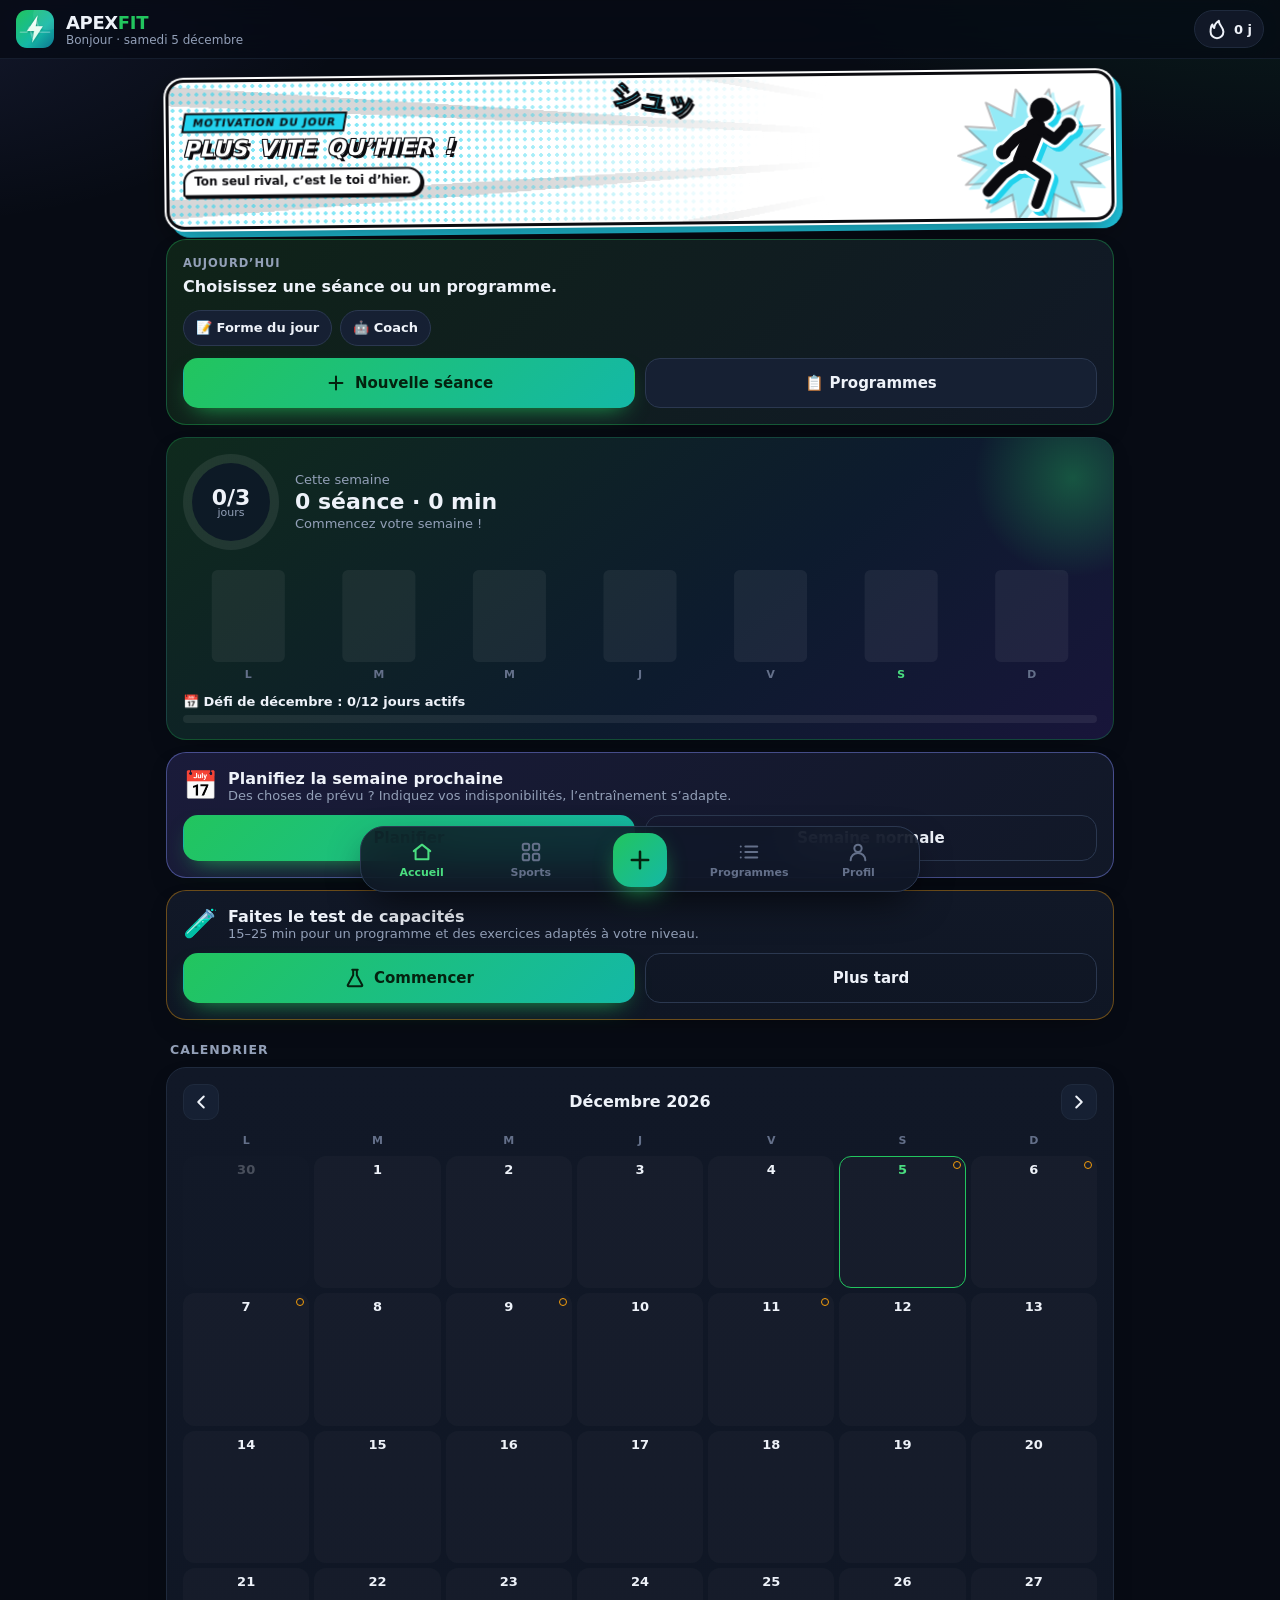
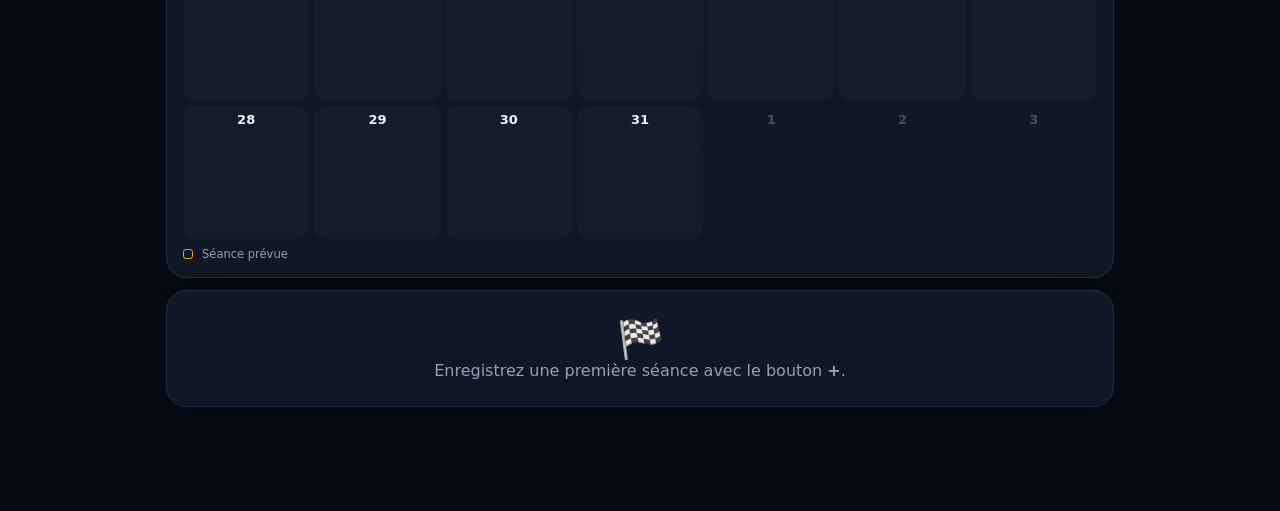
<file: index.html>
<!DOCTYPE html>
<html lang="fr">
<head>
<!-- ApexFit — © rinate83 — https://github.com/rinate83/sport-suivi- — empreinte : apexfit-rinate83-7f3c9e -->
<meta name="author" content="rinate83">
<meta charset="UTF-8">
<meta name="viewport" content="width=device-width, initial-scale=1.0, viewport-fit=cover">
<meta name="theme-color" content="#070b14">
<meta name="apple-mobile-web-app-capable" content="yes">
<meta name="mobile-web-app-capable" content="yes">
<meta name="apple-mobile-web-app-status-bar-style" content="black-translucent">
<meta name="apple-mobile-web-app-title" content="ApexFit">
<title>ApexFit — Suivi sportif, programmes et test de capacités</title>
<link rel="icon" type="image/svg+xml" href="icons/icon.svg">
<link rel="apple-touch-icon" href="icons/apple-touch-icon.png">
<link rel="manifest" href="manifest.webmanifest">
<style>
:root{--bg:#070b14;--bg2:#0c1220;--card:#111827;--card2:#162033;--line:#1f2a3d;--line2:#2b3850;--tx:#eef2f9;--mu:#93a0b8;--dim:#64708a;
--ac:#22c55e;--ac2:#4ade80;--in:#818cf8;--warn:#f59e0b;--dan:#f43f5e;--r:20px;--nav:74px;
--grad:linear-gradient(135deg,#22c55e,#14b8a6)}
*{box-sizing:border-box;-webkit-tap-highlight-color:transparent}
html{font-family:-apple-system,BlinkMacSystemFont,"SF Pro Text","Inter",system-ui,sans-serif;background:var(--bg);color:var(--tx)}
body{margin:0;min-height:100vh;padding-bottom:calc(var(--nav) + env(safe-area-inset-bottom) + 14px);
background:radial-gradient(900px 420px at 100% -10%,rgba(34,197,94,.13),transparent 60%),radial-gradient(800px 380px at -10% 0,rgba(129,140,248,.12),transparent 60%),var(--bg);background-attachment:fixed}
button,input,select,textarea{font:inherit;color:inherit}
svg.i{width:22px;height:22px;flex:none}
.hidden{display:none!important}
/* en-tête */
.top{position:sticky;top:0;z-index:40;display:flex;align-items:center;gap:12px;padding:calc(env(safe-area-inset-top) + 10px) 16px 10px;background:rgba(7,11,20,.78);backdrop-filter:saturate(1.6) blur(16px);-webkit-backdrop-filter:saturate(1.6) blur(16px);border-bottom:1px solid rgba(31,42,61,.6)}
.top img{width:38px;height:38px;border-radius:11px}
.top b{font-size:18px;letter-spacing:-.02em}.top b span{color:var(--ac)}
.top small{display:block;color:var(--mu);font-size:12px}
.top .back{width:38px;height:38px;border-radius:12px;border:1px solid var(--line);background:var(--card);display:grid;place-items:center;cursor:pointer}
.streak{margin-left:auto;display:flex;align-items:center;gap:6px;padding:7px 11px;border-radius:99px;background:var(--card);border:1px solid var(--line);font-weight:700;font-size:13px}
main{max-width:980px;margin:0 auto;padding:16px}
h1.vt{font-size:26px;letter-spacing:-.03em;margin:4px 2px 14px}
h2{font-size:17px;margin:0;letter-spacing:-.01em}
h3.sec{font-size:12.5px;text-transform:uppercase;letter-spacing:.08em;color:var(--mu);margin:22px 4px 10px;display:flex;align-items:center;justify-content:space-between}
h3.sec a{color:var(--ac);text-transform:none;letter-spacing:0;font-size:13.5px;font-weight:650;cursor:pointer}
.card{background:linear-gradient(180deg,var(--card),#0f1624);border:1px solid var(--line);border-radius:var(--r);padding:16px;box-shadow:0 10px 30px -18px rgba(0,0,0,.7)}
.card+.card{margin-top:12px}
.row{display:flex;align-items:center;gap:10px}
.grid2{display:grid;grid-template-columns:1fr 1fr;gap:10px}.grid3{display:grid;grid-template-columns:repeat(3,1fr);gap:10px}.grid4{display:grid;grid-template-columns:repeat(4,1fr);gap:8px}
@media(min-width:760px){.cols{display:grid;grid-template-columns:1.15fr .85fr;gap:16px;align-items:start}}
.mu{color:var(--mu)}.small{font-size:13px}.tiny{font-size:11.5px}
.pill{display:inline-flex;align-items:center;gap:5px;padding:4px 9px;border-radius:99px;font-size:12px;font-weight:650;background:var(--card2);border:1px solid var(--line);color:var(--mu)}
.pill.ok{color:#86efac;border-color:rgba(34,197,94,.35);background:rgba(34,197,94,.1)}
.pill.warn{color:#fcd34d;border-color:rgba(245,158,11,.35);background:rgba(245,158,11,.1)}
.pill.dan{color:#fda4af;border-color:rgba(244,63,94,.35);background:rgba(244,63,94,.1)}
/* tuiles stats */
.kpi{background:var(--card2);border:1px solid var(--line);border-radius:16px;padding:12px}
.kpi .l{font-size:11.5px;color:var(--mu);text-transform:uppercase;letter-spacing:.05em}
.kpi .v{font-size:24px;font-weight:800;letter-spacing:-.02em;margin-top:4px}.kpi .v small{font-size:13px;color:var(--mu);font-weight:600}
/* héro récap */
.hero{position:relative;overflow:hidden;background:linear-gradient(140deg,#0f2a1d,#0d1b2e 60%,#18153a);border:1px solid rgba(34,197,94,.25)}
.hero:after{content:'';position:absolute;right:-60px;top:-60px;width:200px;height:200px;border-radius:50%;background:radial-gradient(circle,rgba(34,197,94,.35),transparent 70%)}
.ring{--p:0;width:96px;height:96px;border-radius:50%;flex:none;display:grid;place-items:center;background:conic-gradient(var(--ac) calc(var(--p)*1%),rgba(255,255,255,.08) 0);position:relative}
.ring:before{content:'';position:absolute;inset:9px;border-radius:50%;background:#0d1a26}
.ring b{position:relative;font-size:22px}.ring small{position:relative;display:block;font-size:11px;color:var(--mu);text-align:center;margin-top:-4px}
/* calendrier */
.cal-h{display:flex;align-items:center;justify-content:space-between;margin-bottom:10px}
.cal-h button{width:36px;height:36px;border-radius:11px;border:1px solid var(--line);background:var(--card2);cursor:pointer;display:grid;place-items:center}
.cal{display:grid;grid-template-columns:repeat(7,1fr);gap:5px}
.cal .dn{font-size:11px;color:var(--dim);text-align:center;font-weight:700;padding:4px 0}
.cal .d{aspect-ratio:1/1.05;border-radius:12px;background:rgba(255,255,255,.025);border:1px solid transparent;display:flex;flex-direction:column;align-items:center;justify-content:space-between;padding:5px 2px;font-size:13px;font-weight:650;cursor:pointer;position:relative}
.cal .d.out{opacity:.25}.cal .d.today{border-color:var(--ac);color:var(--ac2)}
.cal .d.act{background:linear-gradient(180deg,rgba(34,197,94,.16),rgba(34,197,94,.04))}
.cal .d.plan:after{content:'';position:absolute;top:4px;right:4px;width:6px;height:6px;border-radius:50%;border:1.5px solid var(--warn)}
.dots{display:flex;gap:2px;justify-content:center;flex-wrap:wrap;min-height:7px}.dots i{width:6px;height:6px;border-radius:50%}
.legend{display:flex;flex-wrap:wrap;gap:8px;margin-top:10px}.legend span{display:flex;align-items:center;gap:5px;font-size:11.5px;color:var(--mu)}.legend i{width:8px;height:8px;border-radius:50%}
/* listes */
.li{display:flex;align-items:center;gap:12px;padding:12px;border-radius:16px;background:var(--card2);border:1px solid var(--line);cursor:pointer;width:100%;text-align:left}
.li+.li{margin-top:8px}
.li .em{width:42px;height:42px;border-radius:13px;display:grid;place-items:center;font-size:21px;flex:none;background:rgba(255,255,255,.05)}
.li .t{flex:1;min-width:0}.li .t b{display:block;font-size:15px;white-space:nowrap;overflow:hidden;text-overflow:ellipsis}.li .t small{display:block;color:var(--mu);font-size:12.5px;margin-top:2px}
.li .chev{color:var(--dim)}
.sports{display:grid;grid-template-columns:repeat(2,1fr);gap:10px}
@media(min-width:640px){.sports{grid-template-columns:repeat(4,1fr)}}
.sp{position:relative;overflow:hidden;border-radius:18px;padding:14px;border:1px solid var(--line);background:var(--card);cursor:pointer;text-align:left;min-height:118px;display:flex;flex-direction:column;justify-content:space-between}
.sp:before{content:'';position:absolute;inset:0;background:radial-gradient(160px 120px at 100% 0,var(--c),transparent 70%);opacity:.28}
.sp .e{font-size:30px;position:relative}.sp b{position:relative;font-size:15px}.sp small{position:relative;color:var(--mu);font-size:12px}
.sp.off{opacity:.45}
/* onglets segment */
.seg{display:flex;gap:4px;padding:4px;border-radius:14px;background:var(--card2);border:1px solid var(--line);margin:14px 0}
.seg button{flex:1;padding:10px 6px;border-radius:11px;border:0;background:transparent;color:var(--mu);font-weight:650;font-size:13.5px;cursor:pointer}
.seg button.on{background:var(--card);color:var(--tx);box-shadow:0 2px 10px rgba(0,0,0,.4)}
.chips{display:flex;gap:6px;overflow-x:auto;padding-bottom:4px;scrollbar-width:none}.chips::-webkit-scrollbar{display:none}
.chip{flex:none;padding:8px 13px;border-radius:99px;border:1px solid var(--line);background:var(--card2);color:var(--mu);font-size:13px;font-weight:650;cursor:pointer}
.chip.on{background:rgba(34,197,94,.14);border-color:rgba(34,197,94,.5);color:#86efac}
/* boutons */
.btn{display:inline-flex;align-items:center;justify-content:center;gap:8px;padding:13px 16px;border-radius:15px;border:1px solid var(--line2);background:var(--card2);font-weight:700;font-size:15px;cursor:pointer;transition:transform .1s}
.btn:active{transform:scale(.97)}.btn:disabled{opacity:.45}
.btn.pri{background:var(--grad);border-color:transparent;color:#04220f;box-shadow:0 10px 24px -12px rgba(34,197,94,.9)}
.btn.dan{color:#fda4af;border-color:rgba(244,63,94,.35);background:rgba(244,63,94,.08)}
.btn.w{width:100%}.btn.sm{padding:9px 12px;font-size:13.5px;border-radius:12px}
.btn.ghost{background:transparent}
/* formulaires */
label.f{display:block;font-size:12.5px;color:var(--mu);font-weight:650;margin-top:12px}
.in,select.in,textarea.in{width:100%;margin-top:6px;padding:12px 13px;border-radius:13px;border:1px solid var(--line2);background:#0a1120;color:var(--tx);font-size:16px;-webkit-appearance:none;appearance:none}
.in:focus{outline:none;border-color:var(--ac);box-shadow:0 0 0 3px rgba(34,197,94,.18)}
textarea.in{min-height:70px;resize:vertical}
input[type=range]{width:100%;accent-color:var(--ac)}
/* barre d'onglets */
.nav{position:fixed;z-index:50;left:10px;right:10px;bottom:calc(8px + env(safe-area-inset-bottom));height:66px;display:grid;grid-template-columns:repeat(5,1fr);align-items:center;padding:6px;border-radius:24px;background:rgba(17,24,39,.86);backdrop-filter:saturate(1.6) blur(20px);-webkit-backdrop-filter:saturate(1.6) blur(20px);border:1px solid var(--line2);box-shadow:0 16px 40px -12px rgba(0,0,0,.8);max-width:560px;margin:0 auto}
.nav button{display:flex;flex-direction:column;align-items:center;gap:3px;border:0;background:none;color:var(--dim);font-size:11px;font-weight:700;cursor:pointer;padding:6px 0;border-radius:16px}
.nav button.on{color:var(--ac2)}
.nav .plus{width:54px;height:54px;margin:auto;border-radius:18px;background:var(--grad);color:#04220f;box-shadow:0 10px 24px -8px rgba(34,197,94,.9);justify-content:center}
.nav .plus svg{width:28px;height:28px}
/* feuilles (modales) */
.sheet-bg{position:fixed;inset:0;z-index:80;background:rgba(2,6,14,.6);backdrop-filter:blur(3px);display:flex;align-items:flex-end;justify-content:center;animation:fd .2s}
.sheet{width:100%;max-width:620px;max-height:92vh;overflow:auto;background:#0e1524;border:1px solid var(--line2);border-radius:26px 26px 0 0;padding:8px 18px calc(18px + env(safe-area-inset-bottom));animation:up .25s cubic-bezier(.2,.8,.2,1)}
@media(min-width:700px){.sheet-bg{align-items:center}.sheet{border-radius:26px}}
.sheet .grab{width:42px;height:5px;border-radius:5px;background:var(--line2);margin:4px auto 12px}
.sheet h2{font-size:21px;margin-bottom:4px}
@keyframes up{from{transform:translateY(40px);opacity:0}}@keyframes fd{from{opacity:0}}
/* séance en direct */
.live{position:fixed;inset:0;z-index:70;background:var(--bg);overflow:auto;padding-bottom:140px}
.live .lh{position:sticky;top:0;z-index:2;display:flex;align-items:center;gap:10px;padding:calc(env(safe-area-inset-top) + 10px) 16px 10px;background:rgba(7,11,20,.9);backdrop-filter:blur(14px);border-bottom:1px solid var(--line)}
.live .clock{font-variant-numeric:tabular-nums;font-weight:800;font-size:18px;color:var(--ac2)}
.ex{background:var(--card);border:1px solid var(--line);border-radius:18px;padding:14px;margin:12px 16px 0}
.ex .eh{display:flex;align-items:center;gap:10px;margin-bottom:8px}
.ex .eh b{font-size:16px;flex:1}
.ex .last{font-size:12px;color:var(--mu);margin:-4px 0 8px}
.set{display:grid;grid-template-columns:32px 1fr 1fr 48px;gap:8px;align-items:center;margin-top:7px}
.set.t3{grid-template-columns:32px 1fr 48px}
.set .n{font-weight:800;color:var(--dim);text-align:center}
.set input{width:100%;padding:11px 8px;border-radius:12px;border:1px solid var(--line2);background:#0a1120;text-align:center;font-size:16px;font-weight:700}
.set .ok{height:44px;border-radius:13px;border:1px solid var(--line2);background:var(--card2);cursor:pointer;display:grid;place-items:center;color:var(--dim)}
.set.done .ok{background:var(--ac);color:#04220f;border-color:transparent}
.set.done input{border-color:rgba(34,197,94,.4);color:#86efac}
.set .lab{font-size:11px;color:var(--dim);text-align:center}
.restbar{position:fixed;left:12px;right:12px;bottom:calc(14px + env(safe-area-inset-bottom));z-index:75;max-width:560px;margin:0 auto;display:flex;align-items:center;gap:10px;padding:12px 14px;border-radius:20px;background:#0f2a1d;border:1px solid rgba(34,197,94,.5);box-shadow:0 18px 40px -10px rgba(0,0,0,.8)}
.restbar .big{font-size:28px;font-weight:800;font-variant-numeric:tabular-nums;color:var(--ac2);min-width:76px}
.restbar .prog{position:absolute;left:0;bottom:0;height:3px;background:var(--ac);border-radius:3px}
.block{display:flex;gap:12px;align-items:flex-start;padding:13px;border-radius:16px;background:var(--card2);border:1px solid var(--line);margin-top:8px;cursor:pointer}
.block .ck{width:26px;height:26px;border-radius:9px;border:2px solid var(--line2);flex:none;display:grid;place-items:center}
.block.done .ck{background:var(--ac);border-color:var(--ac);color:#04220f}
.block.done b{text-decoration:line-through;color:var(--mu)}
.bigclock{font-size:56px;font-weight:800;text-align:center;font-variant-numeric:tabular-nums;letter-spacing:-.03em;margin:8px 0}
/* bibliothèque */
.mv{display:flex;gap:12px;align-items:center}
.lvl{display:inline-flex;gap:2px}.lvl i{width:6px;height:12px;border-radius:2px;background:var(--line2)}.lvl i.on{background:var(--ac)}
ol.how{padding-left:20px;margin:8px 0}ol.how li{margin:6px 0;line-height:1.45}
ul.err{padding-left:18px;margin:6px 0;color:#fda4af}ul.err li{margin:4px 0}
.tip{padding:12px 14px;border-radius:14px;background:rgba(34,197,94,.08);border:1px solid rgba(34,197,94,.25);color:#bbf7d0;font-size:14px;margin-top:10px}
/* barres */
.pbar{height:8px;border-radius:8px;background:rgba(255,255,255,.07);overflow:hidden}.pbar i{display:block;height:100%;background:var(--grad);border-radius:inherit}
canvas.ch{width:100%;display:block}
/* notifications */
.toast{position:fixed;left:50%;bottom:calc(var(--nav) + env(safe-area-inset-bottom) + 22px);transform:translateX(-50%);z-index:200;background:#1f2937;border:1px solid var(--line2);color:#fff;padding:12px 16px;border-radius:14px;font-weight:650;font-size:14px;box-shadow:0 16px 30px -10px rgba(0,0,0,.8);max-width:92%;animation:up .25s}
.empty{text-align:center;padding:26px 12px;color:var(--mu)}.empty .e{font-size:38px}
.test-step{font-size:12px;color:var(--ac2);font-weight:800;letter-spacing:.08em;text-transform:uppercase}
.choice{display:grid;gap:8px;margin-top:10px}.choice button{text-align:left}
.choice button.on{border-color:var(--ac);background:rgba(34,197,94,.12)}
.score{display:flex;align-items:center;gap:10px;margin-top:8px}.score span{flex:1;font-size:14px}.score .pbar{flex:1.3}

/* images des mouvements */
.mvimg{position:relative;display:block;overflow:hidden;background:#e2e8f0;flex:none}
.mvimg img{display:block;width:100%;height:100%;object-fit:cover}
.mvimg.anim img:nth-child(2){position:absolute;inset:0;animation:frame 2.4s steps(1) infinite}
@keyframes frame{0%{opacity:0}50%{opacity:1}}
.mvimg.thumb{width:56px;height:56px;border-radius:14px}
.mvimg.big{width:100%;aspect-ratio:4/3;border-radius:18px;margin:4px 0 10px}
.mvimg.big img{object-fit:contain;background:#f1f5f9}
.ex .eh .mvimg.thumb{width:48px;height:48px;border-radius:12px}

/* ===== interactions dynamiques ===== */
.rise{animation:rise .45s cubic-bezier(.2,.8,.2,1) both;animation-delay:calc(var(--i,0) * 45ms)}
@keyframes rise{from{opacity:0;transform:translateY(14px)}}
.btn,.li,.sp,.chip,.nav button,.cal .d,.block{transition:transform .12s ease,background .2s,border-color .2s}
.li:active,.sp:active,.cal .d:active,.block:active{transform:scale(.97)}
.chip:active,.nav button:active{transform:scale(.92)}
.nav .plus{transition:transform .2s cubic-bezier(.3,1.6,.5,1)}.nav .plus:active{transform:scale(.88) rotate(90deg)}
.nav button.on svg{animation:navpop .35s cubic-bezier(.3,1.6,.5,1)}
@keyframes navpop{40%{transform:translateY(-4px) scale(1.15)}}
.streak.hot svg{color:#fb923c;animation:flame 1.6s ease-in-out infinite;transform-origin:50% 90%}
@keyframes flame{0%,100%{transform:scale(1) rotate(-3deg)}50%{transform:scale(1.15) rotate(3deg);filter:drop-shadow(0 0 6px rgba(251,146,60,.8))}}
.pbar i{transition:width .9s cubic-bezier(.2,.8,.2,1)}
.cal.slideL{animation:slL .3s ease}.cal.slideR{animation:slR .3s ease}
@keyframes slL{from{opacity:0;transform:translateX(30px)}}@keyframes slR{from{opacity:0;transform:translateX(-30px)}}
.cal .d.today{animation:today 2.4s ease-in-out infinite}
@keyframes today{50%{box-shadow:0 0 0 4px rgba(34,197,94,.18)}}
.set.pop .ok{animation:pop .45s cubic-bezier(.3,1.8,.5,1)}
@keyframes pop{0%{transform:scale(.6)}60%{transform:scale(1.18)}100%{transform:scale(1)}}
.ex{transition:border-color .4s,box-shadow .4s}
.ex.allDone{border-color:rgba(34,197,94,.55);box-shadow:0 0 0 1px rgba(34,197,94,.25),0 10px 30px -12px rgba(34,197,94,.5)}
.ex.allDone .eh b:after{content:'  ✓';color:var(--ac2)}
.restbar{animation:up .3s cubic-bezier(.2,.8,.2,1)}
.restbar.last{animation:beat .5s ease-in-out infinite}
@keyframes beat{50%{transform:scale(1.03);box-shadow:0 0 0 6px rgba(34,197,94,.25)}}
.block.done .ck{animation:pop .4s cubic-bezier(.3,1.8,.5,1)}
.sheet{will-change:transform}
.sheet .grab{width:48px;height:6px;cursor:grab}
.sp:hover .e,.sp:active .e{transform:scale(1.12) rotate(-6deg)}.sp .e{transition:transform .25s cubic-bezier(.3,1.6,.5,1)}
.kpi{transition:transform .2s}.kpi:active{transform:scale(.97)}
.choice button.on{animation:pop .35s cubic-bezier(.3,1.8,.5,1)}
@media (prefers-reduced-motion: reduce){*{animation:none!important;transition:none!important}}

/* progression, corps, rappels */
.sug{font-size:12.5px;font-weight:700;margin:-2px 0 8px;padding:6px 10px;border-radius:10px;background:rgba(148,163,184,.1);color:var(--mu)}
.sug.up{background:rgba(34,197,94,.12);color:#86efac}.sug.down{background:rgba(245,158,11,.12);color:#fcd34d}
.todaycard{border-color:rgba(245,158,11,.5);background:linear-gradient(135deg,#2a1d07,#111827)}
.bell{font-size:26px;animation:ring 2.5s ease-in-out infinite;transform-origin:50% 0}
@keyframes ring{0%,60%,100%{transform:rotate(0)}10%{transform:rotate(14deg)}20%{transform:rotate(-12deg)}30%{transform:rotate(8deg)}40%{transform:rotate(-4deg)}}
canvas.spark{width:100px;height:30px}
.thumbs{display:flex;gap:8px;overflow-x:auto;margin-top:10px;scrollbar-width:none}
.th{flex:none;width:86px;border:0;background:none;padding:0;cursor:pointer;color:var(--mu);font-size:11px}
.th img{width:86px;height:110px;object-fit:cover;border-radius:12px;background:var(--card2);display:block;margin-bottom:4px}
.cmp{position:relative;margin-top:12px;border-radius:16px;overflow:hidden;background:#000;aspect-ratio:3/4}
.cmp>img{position:absolute;inset:0;width:100%;height:100%;object-fit:cover}
.cmpBar{position:absolute;top:0;bottom:0;left:50%;width:3px;background:#fff;box-shadow:0 0 8px rgba(0,0,0,.6)}
.cmpL,.cmpR{position:absolute;bottom:10px;padding:4px 10px;border-radius:99px;background:rgba(0,0,0,.6);font-size:12px;font-weight:700}.cmpL{left:10px}.cmpR{right:10px}

/* planning */
.plancard{border-color:rgba(129,140,248,.45);background:linear-gradient(135deg,#1a1b3a,#111827)}
.dayrow{display:flex;align-items:center;gap:10px;padding:10px 12px;border-radius:14px;background:var(--card2);border:1px solid var(--line);margin-top:8px}
.dayrow .dl{flex:1;min-width:0}.dayrow .dl b{display:block;font-size:14.5px}.dayrow .dl small{display:block;color:var(--mu);font-size:12.5px;margin-top:2px;white-space:nowrap;overflow:hidden;text-overflow:ellipsis}
.dayrow.past{opacity:.45}.dayrow.off{border-color:rgba(244,63,94,.35)}.dayrow.court{border-color:rgba(245,158,11,.4)}
.avb{display:flex;gap:4px}.avb button{width:38px;height:38px;border-radius:11px;border:1px solid var(--line2);background:var(--card);font-size:16px;cursor:pointer;opacity:.5;transition:all .15s}
.avb button.on{opacity:1;transform:scale(1.08)}.avb button.on.ok{background:rgba(34,197,94,.18);border-color:rgba(34,197,94,.6)}.avb button.on.court{background:rgba(245,158,11,.18);border-color:rgba(245,158,11,.6)}.avb button.on.off{background:rgba(244,63,94,.18);border-color:rgba(244,63,94,.6)}
.cal .d.av-off{background:repeating-linear-gradient(135deg,rgba(71,85,105,.35) 0 4px,transparent 4px 9px);color:var(--dim)}
.cal .d.av-court:before{content:'⏱';position:absolute;top:1px;left:3px;font-size:9px}
.mini{display:flex;flex-direction:column;align-items:center;gap:3px;width:62px;cursor:pointer}.mini small{font-size:10px;color:var(--mu);text-align:center;line-height:1.15}.mini .mvimg.thumb{width:52px;height:52px}
/* ===== bannières manga ===== */
.manga{position:relative;overflow:hidden;height:150px;border-radius:18px;margin-bottom:14px;background:#fff;border:3px solid #0b0b0f;box-shadow:0 0 0 2px #fff,0 10px 30px rgba(0,0,0,.45),6px 6px 0 2px var(--mc);cursor:pointer;color:#0b0b0f;isolation:isolate;animation:mgIn .5s cubic-bezier(.2,1.4,.4,1) both;transform:rotate(-.6deg)}
.manga:active{transform:rotate(-.6deg) scale(.98)}
.mg-lines{position:absolute;inset:-60%;z-index:0;background:repeating-conic-gradient(from 0deg at 72% 50%,#0b0b0f 0 1.2deg,transparent 1.2deg 7deg);opacity:.16;animation:mgSpin 30s linear infinite}
.mg-lines:after{content:'';position:absolute;inset:0;background:radial-gradient(circle at 72% 50%,#fff 0 18%,transparent 38%)}
.mg-dots{position:absolute;inset:0;z-index:0;background:radial-gradient(var(--mc) 1.6px,transparent 2px) 0 0/8px 8px;-webkit-mask:linear-gradient(105deg,#000 0 30%,transparent 62%);mask:linear-gradient(105deg,#000 0 30%,transparent 62%);opacity:.55}
.mg-sfx{position:absolute;z-index:3;left:47%;top:3px;font-size:28px;font-weight:900;letter-spacing:-.04em;color:var(--mc);-webkit-text-stroke:2.5px #0b0b0f;transform:rotate(9deg);text-shadow:3px 3px 0 #0b0b0f;font-family:"Hiragino Sans","Noto Sans JP","Yu Gothic",system-ui,sans-serif;animation:mgSfx 1.6s ease-in-out infinite alternate}
.mg-fig{position:absolute;z-index:2;right:0;bottom:-12px;height:156px;width:156px;filter:drop-shadow(4px 4px 0 var(--mc));animation:mgFig 2.4s ease-in-out infinite alternate}
.mg-txt{position:absolute;z-index:4;left:14px;top:50%;transform:translateY(-50%);width:60%}
.mg-txt b{display:block;font-size:22px;line-height:1.02;font-weight:900;font-style:italic;letter-spacing:.01em;word-spacing:.18em;text-transform:uppercase;color:#fff;-webkit-text-stroke:1.2px #0b0b0f;paint-order:stroke fill;text-shadow:3px 3px 0 #0b0b0f,-1px -1px 0 #0b0b0f,1px -1px 0 #0b0b0f,-1px 1px 0 #0b0b0f}
.mg-txt small{display:inline-block;margin-top:8px;background:#fff;border:2px solid #0b0b0f;border-radius:14px 14px 14px 2px;padding:4px 9px;font-size:12px;font-weight:700;line-height:1.3;box-shadow:2px 2px 0 #0b0b0f}
.mg-tag{display:inline-block;background:var(--mc);color:#0b0b0f;font-weight:900;font-size:10.5px;letter-spacing:.08em;text-transform:uppercase;padding:2px 8px;border:2px solid #0b0b0f;transform:skew(-10deg);margin-bottom:6px}
.manga.slam{animation:mgSlam .55s cubic-bezier(.2,1.6,.4,1) both}
.manga.slam .mg-txt b{animation:mgShake .4s .2s}
@keyframes mgIn{from{opacity:0;transform:translateY(12px) rotate(-3deg) scale(.96)}}
@keyframes mgSlam{0%{transform:scale(1.5) rotate(4deg);opacity:0}60%{transform:scale(.96) rotate(-1.5deg);opacity:1}100%{transform:rotate(-.6deg)}}
@keyframes mgShake{20%{transform:translate(-3px,1px)}40%{transform:translate(3px,-1px)}60%{transform:translate(-2px,1px)}80%{transform:translate(1px,0)}}
@keyframes mgSpin{to{transform:rotate(360deg)}}
@keyframes mgSfx{from{transform:rotate(9deg) scale(1)}to{transform:rotate(5deg) scale(1.12)}}
@keyframes mgFig{from{transform:translateY(0)}to{transform:translateY(-5px)}}
.mg-splash{position:fixed;inset:0;z-index:300;display:grid;place-items:center;padding:20px;background:rgba(0,0,0,.72);backdrop-filter:blur(3px);animation:fade .2s}
.mg-splash.out{opacity:0;transition:opacity .3s}
.mg-splash:before{content:'';position:absolute;inset:0;background:repeating-conic-gradient(from 0deg at 50% 50%,rgba(255,255,255,.12) 0 1.5deg,transparent 1.5deg 6deg);animation:mgSpin 8s linear infinite}
.manga.big{width:min(440px,100%);height:220px;margin:0}
.manga.big .mg-fig{height:220px;width:220px}.manga.big .mg-txt b{font-size:34px}.manga.big .mg-sfx{font-size:42px}
.sheet .manga{margin-top:4px}
@media(prefers-reduced-motion:reduce){.mg-lines,.mg-sfx,.mg-fig{animation:none}}

@keyframes fade{from{opacity:0}}

/* préparation par sport : niveaux */
.seg.lv3 button{position:relative;padding-top:6px;padding-bottom:6px;line-height:1.15}
.seg.lv3 button i{display:block;font-style:normal;font-size:10px;font-weight:800;color:var(--ac);text-transform:uppercase;letter-spacing:.04em}
.spl{display:flex;flex-direction:column;gap:6px;margin-top:10px}
.spi{display:flex;align-items:center;gap:10px;cursor:pointer;padding:4px;border-radius:12px;transition:background .15s}.spi:active{background:rgba(255,255,255,.05)}
.spi .mvimg.thumb{width:44px;height:44px;flex:none}.spi span{flex:1;min-width:0}.spi b{display:block;font-size:13.5px}.spi small{color:var(--mu);font-size:12px}
.spi .b{font-style:normal;font-size:10.5px;font-weight:800;padding:3px 7px;border-radius:8px;white-space:nowrap}
.spi .b.up{background:rgba(34,197,94,.15);color:#86efac}.spi .b.down{background:rgba(96,165,250,.15);color:#93c5fd}.spi .b.fix{background:rgba(245,158,11,.15);color:#fde68a}

/* coach */
.coachcard{border-color:rgba(56,189,248,.35);background:linear-gradient(135deg,#0c1d2c,#111827)}
.rq{display:grid;grid-template-columns:repeat(5,1fr);gap:5px;margin-top:6px}
.rq button{background:var(--card2);border:1px solid var(--line);border-radius:12px;padding:7px 2px;color:inherit;cursor:pointer;transition:all .15s}
.rq button b{display:block;font-size:16px}.rq button small{display:block;font-size:9.5px;color:var(--mu);line-height:1.15;margin-top:2px}
.rq button.on{background:rgba(34,197,94,.16);border-color:rgba(34,197,94,.7);transform:scale(1.04)}
.gauge{position:relative;height:10px;border-radius:5px;margin:14px 0 6px;background:linear-gradient(90deg,#60a5fa 0 40%,#22c55e 40% 65%,#f59e0b 65% 75%,#ef4444 75%)}
.gauge i{position:absolute;top:-5px;width:4px;height:20px;border-radius:2px;background:#fff;box-shadow:0 0 0 2px #0b0d14;transform:translateX(-50%);transition:left .8s}
.tipline{display:flex;gap:10px;padding:8px 0;border-bottom:1px solid var(--line)}.tipline:last-child{border:0}.tipline span{font-size:18px}.tipline p{margin:0;font-size:13.5px;line-height:1.45}
.aibox{background:var(--card2);border:1px solid rgba(56,189,248,.3);border-radius:14px;padding:12px;font-size:13.5px;line-height:1.55}.aibox ul{padding-left:18px;margin:4px 0}
.aiload{color:var(--mu);font-size:13px;display:flex;align-items:center;gap:4px}.aiload i{width:7px;height:7px;border-radius:50%;background:var(--ac2);animation:aid 1s infinite alternate}.aiload i:nth-child(2){animation-delay:.2s}.aiload i:nth-child(3){animation-delay:.4s;margin-right:6px}
@keyframes aid{from{opacity:.25;transform:translateY(0)}to{opacity:1;transform:translateY(-3px)}}
details.card summary{cursor:pointer;list-style:none}details.card summary::-webkit-details-marker{display:none}details.card summary:after{content:'›';float:right;transition:transform .2s;color:var(--mu)}details.card[open] summary:after{transform:rotate(90deg)}
/* v3.8 : accueil, badges, douleurs, zones, mode salle, calme */
.card.today{border-color:rgba(34,197,94,.35);background:linear-gradient(135deg,#0f2318,#111827)}
.chipb{border:1px solid var(--line2);background:var(--card2);color:inherit;border-radius:999px;padding:7px 12px;font-size:13px;font-weight:650;cursor:pointer;min-height:36px}
.chipb.ok{border-color:rgba(34,197,94,.55);background:rgba(34,197,94,.12)}.chipb.bad{border-color:rgba(244,63,94,.55);background:rgba(244,63,94,.12);color:#fecdd3}
.chal{margin-top:12px;font-size:13px;font-weight:650}.chal .pbar{margin-top:6px}
.evcard{border-color:rgba(167,139,250,.45);cursor:pointer}
.badges{display:grid;grid-template-columns:repeat(3,1fr);gap:8px;margin-top:12px}
.bdg{background:var(--card2);border:1px solid var(--line);border-radius:14px;padding:10px 6px;text-align:center;opacity:.45;filter:grayscale(1)}
.bdg.on{opacity:1;filter:none;border-color:rgba(250,204,21,.45);background:linear-gradient(160deg,rgba(250,204,21,.12),var(--card2))}
.bdg span{font-size:24px;display:block}.bdg b{display:block;font-size:12px;margin-top:4px;line-height:1.2}.bdg small{display:block;font-size:10.5px;color:var(--mu);margin-top:2px;line-height:1.2}
.painrow{display:grid;grid-template-columns:110px 1fr 28px;align-items:center;gap:10px;margin-top:10px;font-size:14px}.painrow b{text-align:right}.painrow input{accent-color:#f43f5e}
.zrow{display:grid;grid-template-columns:10px 26px 1fr auto auto;gap:8px;align-items:center;padding:7px 0;border-bottom:1px solid var(--line);font-size:13px}.zrow:last-of-type{border:0}
.zrow i{width:10px;height:10px;border-radius:3px}.zrow em{font-style:normal;font-weight:700}.zrow small{color:var(--mu);min-width:36px;text-align:right}
.legend{display:flex;flex-wrap:wrap;gap:10px;margin-top:8px;font-size:11.5px;color:var(--mu)}.legend i{display:inline-block;width:10px;height:10px;border-radius:3px;margin-right:4px;vertical-align:-1px}
.tgl{padding:10px 0;border-bottom:1px solid var(--line);gap:12px;cursor:pointer}.tgl:last-child{border:0}.tgl input{width:24px;height:24px;accent-color:#22c55e}
#live.bigmode .set input,#live.bigmode .set .n{font-size:24px!important;min-height:56px}#live.bigmode .clock{font-size:26px}#live.bigmode .ex b{font-size:19px}#live.bigmode .set .ok{min-width:60px;min-height:56px}
#live.bigmode ~ .restbar .big,.restbar.bigmode .big{font-size:52px}
body.calm *,body.calm *:before,body.calm *:after{animation:none!important;transition:none!important}
button:focus-visible,a:focus-visible,input:focus-visible,select:focus-visible{outline:3px solid #38bdf8;outline-offset:2px}
.icob{width:34px;height:34px;flex:none;border-radius:10px;border:1px solid var(--line);background:transparent;color:inherit;font-size:16px;cursor:pointer;padding:0}

</style>
</head>
<body>
<header class="top" id="top"></header>
<main id="view"></main>
<nav class="nav" id="nav"></nav>
<script>
// ===================== SPORTS =====================
const SPORTS = {
  course:   { nom: 'Course à pied', ic: '🏃', c: '#22c55e', kind: 'cardio', dist: 'km', deniv: true },
  muscu:    { nom: 'Musculation', ic: '🏋️', c: '#818cf8', kind: 'force' },
  velo:     { nom: 'Vélo', ic: '🚴', c: '#f59e0b', kind: 'cardio', dist: 'km', deniv: true },
  natation: { nom: 'Natation', ic: '🏊', c: '#38bdf8', kind: 'cardio', dist: 'm' },
  hiit:     { nom: 'HIIT / Cross-training', ic: '🔥', c: '#f43f5e', kind: 'force' },
  mobilite: { nom: 'Yoga / Mobilité', ic: '🧘', c: '#c084fc', kind: 'force' },
  marche:   { nom: 'Marche / Rando', ic: '🥾', c: '#a3e635', kind: 'cardio', dist: 'km', deniv: true },
  autre:    { nom: 'Autre sport', ic: '⚽', c: '#94a3b8', kind: 'libre' }
};

// ===================== BIBLIOTHÈQUE DE MOUVEMENTS =====================
// M(sport, id, nom, groupe, matériel, niveau 1-3, muscles, [étapes], [erreurs], conseil, dose conseillée)
const LIB = [];
const M = (s, id, n, g, mat, niv, mu, how, err, tip, dose) => LIB.push({ s, id, n, g, mat, niv, mu, how, err, tip, dose });

// ---- Musculation
M('muscu', 'dc', 'Développé couché', 'Pectoraux', 'Barre + banc', 2, 'Pectoraux, triceps, épaules avant',
  ['Allongé, yeux sous la barre, omoplates serrées et pieds bien à plat.', 'Descendez la barre contrôlée jusqu’au bas des pectoraux, coudes à ~45° du buste.', 'Poussez en expirant jusqu’aux bras tendus, sans décoller les fesses.'],
  ['Coudes ouverts à 90° (épaules en danger)', 'Rebond de la barre sur la poitrine'], 'Gardez les omoplates « rangées dans les poches » tout le long.', '4 × 6–10, repos 2 min');
M('muscu', 'dih', 'Développé incliné haltères', 'Pectoraux', 'Haltères + banc incliné', 2, 'Haut des pectoraux, épaules',
  ['Banc à 30°, haltères au-dessus des épaules.', 'Descendez lentement jusqu’à sentir l’étirement des pectoraux.', 'Remontez en rapprochant les haltères sans les cogner.'],
  ['Banc trop incliné (travail d’épaules)', 'Descente trop rapide'], 'Contrôlez 2–3 s à la descente.', '3 × 8–12, repos 90 s');
M('muscu', 'pompe', 'Pompes', 'Pectoraux', 'Aucun', 1, 'Pectoraux, triceps, gainage',
  ['Mains un peu plus larges que les épaules, corps aligné de la tête aux talons.', 'Descendez la poitrine à 2–3 cm du sol, coudes à ~45°.', 'Repoussez le sol en gardant le ventre serré.'],
  ['Bassin qui s’affaisse', 'Amplitude réduite'], 'Trop dur ? Faites-les sur les genoux ou les mains sur un banc.', '3 × max − 2 reps');
M('muscu', 'dips', 'Dips', 'Pectoraux', 'Barres parallèles', 3, 'Triceps, bas des pectoraux',
  ['En appui bras tendus, buste légèrement penché.', 'Descendez jusqu’aux coudes à 90°.', 'Remontez sans verrouiller brutalement.'],
  ['Descendre trop bas (épaules)', 'Balancer les jambes'], 'Débutant : faites-les sur un banc, pieds au sol.', '3 × 6–12');
M('muscu', 'ecarte', 'Écarté à la poulie', 'Pectoraux', 'Poulie ou haltères', 1, 'Pectoraux',
  ['Bras légèrement fléchis, ouvrez en arc de cercle.', 'Ramenez les mains devant la poitrine comme pour serrer un arbre.', 'Gardez le même angle de coude tout le mouvement.'],
  ['Transformer le mouvement en développé', 'Charge trop lourde'], 'Mouvement d’isolation : la sensation prime sur la charge.', '3 × 12–15');
M('muscu', 'tractions', 'Tractions', 'Dos', 'Barre fixe', 3, 'Grand dorsal, biceps',
  ['Suspendu, mains en pronation un peu plus larges que les épaules.', 'Tirez les coudes vers les hanches jusqu’au menton au-dessus de la barre.', 'Redescendez lentement bras tendus.'],
  ['Demi-amplitude', 'Élan avec les jambes'], 'Pas encore de traction ? Tractions négatives (5 s de descente) ou avec élastique.', '4 × max − 1');
M('muscu', 'rowb', 'Rowing barre', 'Dos', 'Barre', 2, 'Dos, arrière d’épaule, biceps',
  ['Buste penché à ~45°, dos plat, genoux légèrement fléchis.', 'Tirez la barre vers le nombril en serrant les omoplates.', 'Redescendez contrôlé sans arrondir le dos.'],
  ['Dos rond', 'Se redresser pour tricher'], 'Imaginez tenir un crayon entre les omoplates en haut.', '4 × 8–10');
M('muscu', 'rowh', 'Rowing haltère un bras', 'Dos', 'Haltère + banc', 1, 'Grand dorsal, rhomboïdes',
  ['Un genou et une main sur le banc, dos plat.', 'Tirez l’haltère vers la hanche, coude près du corps.', 'Descendez en laissant l’épaule s’étirer.'],
  ['Rotation du buste', 'Tirer avec le biceps'], 'Pensez « coude vers la poche arrière ».', '3 × 10–12 par bras');
M('muscu', 'tirage', 'Tirage vertical', 'Dos', 'Poulie haute', 1, 'Grand dorsal',
  ['Assis, cuisses calées, prise un peu plus large que les épaules.', 'Tirez la barre vers le haut de la poitrine, buste légèrement en arrière.', 'Remontez en contrôlant jusqu’aux bras tendus.'],
  ['Tirer derrière la nuque', 'Se balancer'], 'Excellente préparation aux tractions.', '3 × 10–12');
M('muscu', 'sdt', 'Soulevé de terre', 'Chaîne postérieure', 'Barre', 3, 'Fessiers, ischios, dos, trapèzes',
  ['Pieds largeur de hanches, barre au-dessus du milieu du pied.', 'Dos plat, poitrine sortie, poussez le sol avec les jambes.', 'Verrouillez hanches et genoux en haut, redescendez la barre le long des jambes.'],
  ['Dos rond', 'Barre loin du corps'], 'Gainez fort (inspiration bloquée) avant chaque répétition.', '3–5 × 3–6, repos 3 min');
M('muscu', 'sdtr', 'Soulevé de terre roumain', 'Chaîne postérieure', 'Barre ou haltères', 2, 'Ischios, fessiers',
  ['Debout, genoux légèrement fléchis et fixes.', 'Reculez les hanches en descendant la barre le long des cuisses, dos plat.', 'Remontez en poussant les hanches vers l’avant.'],
  ['Plier les genoux comme un squat', 'Dos rond en bas'], 'Descendez jusqu’à la tension des ischios, pas plus bas.', '3 × 8–10');
M('muscu', 'squat', 'Squat barre', 'Jambes', 'Barre + rack', 2, 'Quadriceps, fessiers, gainage',
  ['Barre sur les trapèzes, pieds largeur d’épaules, pointes légèrement ouvertes.', 'Descendez hanches en arrière et genoux vers l’extérieur, au moins cuisses parallèles.', 'Remontez en poussant le sol, poitrine haute.'],
  ['Genoux qui rentrent', 'Talons qui décollent'], 'Gainez avant chaque descente, regard droit devant.', '4 × 5–8, repos 2–3 min');
M('muscu', 'goblet', 'Goblet squat', 'Jambes', 'Haltère ou kettlebell', 1, 'Quadriceps, fessiers',
  ['Tenez la charge contre la poitrine, coudes vers le bas.', 'Descendez entre les jambes, buste droit.', 'Remontez en poussant dans les talons.'],
  ['Buste qui plonge vers l’avant', 'Amplitude partielle'], 'Idéal pour apprendre le squat.', '3 × 10–15');
M('muscu', 'fentes', 'Fentes', 'Jambes', 'Aucun ou haltères', 1, 'Quadriceps, fessiers',
  ['Grand pas en avant, buste droit.', 'Descendez le genou arrière près du sol, genou avant au-dessus de la cheville.', 'Repoussez pour revenir ou avancer (fentes marchées).'],
  ['Genou avant qui rentre', 'Pas trop court'], 'Variante : fentes bulgares, pied arrière sur un banc.', '3 × 10 par jambe');
M('muscu', 'presse', 'Presse à cuisses', 'Jambes', 'Machine', 1, 'Quadriceps, fessiers',
  ['Pieds largeur d’épaules au milieu du plateau.', 'Descendez jusqu’à ~90° de flexion sans décoller le bassin.', 'Poussez sans verrouiller les genoux en haut.'],
  ['Bassin qui s’enroule en bas', 'Genoux verrouillés'], 'Pieds hauts = plus de fessiers, pieds bas = plus de quadriceps.', '3 × 10–15');
M('muscu', 'hipthrust', 'Hip thrust', 'Jambes', 'Banc + barre ou haltère', 2, 'Fessiers',
  ['Haut du dos sur un banc, charge sur les hanches.', 'Poussez les hanches jusqu’à l’alignement épaules-genoux.', 'Serrez les fessiers 1 s en haut puis redescendez.'],
  ['Cambrer le bas du dos', 'Pousser avec les pointes'], 'Menton rentré, regard vers les genoux.', '3 × 10–12');
M('muscu', 'legcurl', 'Leg curl', 'Jambes', 'Machine', 1, 'Ischios',
  ['Réglez le boudin au-dessus des chevilles.', 'Fléchissez les genoux au maximum.', 'Revenez lentement.'],
  ['Décoller les hanches', 'Mouvement saccadé'], 'Lent à la descente (3 s).', '3 × 12');
M('muscu', 'mollets', 'Mollets debout', 'Jambes', 'Marche ou machine', 1, 'Mollets',
  ['Avant des pieds sur une marche, talons dans le vide.', 'Montez sur la pointe des pieds au maximum.', 'Descendez lentement sous le niveau de la marche.'],
  ['Rebondir', 'Amplitude réduite'], 'Pause d’1 s en haut et en bas.', '4 × 12–20');
M('muscu', 'dm', 'Développé militaire', 'Épaules', 'Barre ou haltères', 2, 'Épaules, triceps',
  ['Debout, barre au niveau des clavicules, fessiers et abdos serrés.', 'Poussez la barre au-dessus de la tête en passant la tête sous la barre.', 'Redescendez contrôlé aux clavicules.'],
  ['Cambrer le dos', 'Pousser la barre loin devant'], 'Le gainage fait tout : serrez les fessiers.', '4 × 6–10');
M('muscu', 'elev', 'Élévations latérales', 'Épaules', 'Haltères', 1, 'Épaules (faisceau moyen)',
  ['Debout, haltères le long du corps, coudes légèrement fléchis.', 'Montez les bras sur les côtés jusqu’à l’horizontale.', 'Redescendez lentement.'],
  ['Monter avec élan', 'Hausser les épaules'], 'Charges légères, sensation avant tout.', '3 × 12–20');
M('muscu', 'facepull', 'Face pull', 'Épaules', 'Poulie + corde', 1, 'Arrière d’épaule, coiffe des rotateurs',
  ['Poulie à hauteur du visage, corde en main.', 'Tirez vers le front en écartant les mains, coudes hauts.', 'Revenez doucement.'],
  ['Tirer trop bas', 'Charge trop lourde'], 'Excellent pour la santé des épaules : à faire souvent.', '3 × 15');
M('muscu', 'curl', 'Curl biceps', 'Bras', 'Haltères ou barre', 1, 'Biceps',
  ['Debout, coudes collés au corps.', 'Fléchissez en tournant la paume vers le haut.', 'Redescendez complètement.'],
  ['Balancer le buste', 'Coudes qui avancent'], 'Descente lente = plus efficace.', '3 × 10–12');
M('muscu', 'marteau', 'Curl marteau', 'Bras', 'Haltères', 1, 'Biceps, avant-bras',
  ['Prise neutre (pouces vers le haut).', 'Fléchissez sans bouger les coudes.', 'Redescendez lentement.'],
  ['Élan', 'Poignets cassés'], 'Renforce aussi la prise.', '3 × 10–12');
M('muscu', 'triceps', 'Extension triceps poulie', 'Bras', 'Poulie', 1, 'Triceps',
  ['Coudes collés au corps, avant-bras à l’horizontale.', 'Tendez complètement les bras vers le bas.', 'Remontez jusqu’à 90°.'],
  ['Coudes qui bougent', 'Se pencher sur la charge'], 'Écartez la corde en bas pour plus de contraction.', '3 × 12–15');
M('muscu', 'gainage', 'Gainage planche', 'Abdos / gainage', 'Aucun', 1, 'Abdominaux profonds, lombaires',
  ['Sur les avant-bras et les pointes de pied, coudes sous les épaules.', 'Corps aligné, ventre et fessiers serrés.', 'Respirez calmement en tenant la position.'],
  ['Fesses trop hautes', 'Bas du dos qui creuse'], 'Mieux vaut 30 s parfaites que 2 min avachies.', '3 × 30–60 s');
M('muscu', 'gainlat', 'Gainage latéral', 'Abdos / gainage', 'Aucun', 1, 'Obliques',
  ['Sur un avant-bras, pieds empilés.', 'Montez le bassin jusqu’à l’alignement.', 'Tenez sans laisser tomber la hanche.'],
  ['Hanche qui descend', 'Épaule écrasée'], 'Débutant : genoux au sol.', '3 × 20–45 s par côté');
M('muscu', 'releve', 'Relevés de jambes', 'Abdos / gainage', 'Sol ou barre', 2, 'Abdominaux (bas)',
  ['Allongé, mains sous les fesses (ou suspendu à une barre).', 'Montez les jambes tendues jusqu’à la verticale.', 'Redescendez sans toucher le sol, bas du dos plaqué.'],
  ['Dos qui se cambre', 'Élan'], 'Jambes fléchies pour faciliter.', '3 × 10–15');
M('muscu', 'swing', 'Kettlebell swing', 'Chaîne postérieure', 'Kettlebell', 2, 'Fessiers, ischios, cardio',
  ['Pieds un peu plus larges que les hanches, kettlebell devant.', 'Charnière de hanche : la kettlebell passe entre les jambes.', 'Projetez les hanches vers l’avant : la kettlebell monte à hauteur d’épaules.'],
  ['Squatter au lieu de basculer les hanches', 'Lever avec les bras'], 'Les bras ne font que guider, ce sont les hanches qui lancent.', '5 × 15');

// ---- Course à pied (gammes, séances, technique)
M('course', 'ef', 'Footing en endurance fondamentale', 'Séance', 'Aucun', 1, 'Système cardio-respiratoire',
  ['Courez à une allure où vous pouvez parler en phrases complètes (≈ 65–75 % de la VMA).', 'Gardez une foulée relâchée et une cadence régulière.', 'Finissez en marchant 2–3 min.'],
  ['Courir trop vite « pour que ça compte »', 'Partir sans échauffement'], 'C’est la base de 70–80 % de l’entraînement d’un coureur.', '30–60 min');
M('course', 'fc', 'Fractionné court 30/30', 'Séance', 'Aucun', 2, 'VMA, cardio',
  ['Échauffement 15–20 min de footing + quelques gammes.', 'Alternez 30 s rapide (≈ 100 % VMA) / 30 s trottinement, 2 × 8–10 répétitions.', 'Récupérez 3 min entre les blocs, retour au calme 10 min.'],
  ['Partir trop vite sur les premières', 'Marcher pendant les récupérations'], 'Les 30 s doivent toutes être courues à la même vitesse.', '2 × 10 × 30/30');
M('course', 'fl', 'Fractionné long (VMA longue)', 'Séance', 'Piste ou parcours mesuré', 3, 'VMA, endurance de vitesse',
  ['Échauffement 20 min + gammes + 2 accélérations.', '5–6 × 1000 m à ≈ 90–95 % VMA, récupération 2 min en trottinant.', 'Retour au calme 10 min.'],
  ['Allure irrégulière', 'Récupérations trop courtes'], 'Visez des répétitions toutes au même chrono.', '5 × 1000 m');
M('course', 'seuil', 'Séance au seuil', 'Séance', 'Aucun', 2, 'Seuil anaérobie',
  ['Échauffement 15 min.', '3 × 8–10 min à allure « confortablement difficile » (≈ 85 % VMA), 2 min de récup.', 'Retour au calme 10 min.'],
  ['Courir au seuil trop souvent', 'Allure trop rapide'], 'Vous devez pouvoir dire quelques mots, pas tenir une conversation.', '3 × 10 min');
M('course', 'sl', 'Sortie longue', 'Séance', 'Aucun', 2, 'Endurance, économie de course',
  ['Courez 1 h à 1 h 45 en endurance fondamentale.', 'Hydratez-vous toutes les 20–30 min si > 1 h.', 'Les 10 dernières minutes peuvent être un peu plus rapides si vous êtes bien.'],
  ['Allure trop rapide', 'Augmenter la durée de plus de 10 % par semaine'], 'Une fois par semaine maximum.', '60–105 min');
M('course', 'cotes', 'Côtes', 'Séance', 'Une côte de 5–8 %', 2, 'Puissance, foulée',
  ['Échauffement 20 min.', '8–10 montées de 30–45 s en accentuant le travail des bras et des genoux.', 'Redescendez en trottinant, puis retour au calme.'],
  ['Se pencher en avant à l’excès', 'Courtes foulées écrasées'], 'Excellent renforcement musculaire spécifique.', '8–10 × 30 s');
M('course', 'talons', 'Talons-fesses', 'Gammes', 'Aucun', 1, 'Ischios, coordination',
  ['En trottinant, ramenez les talons vers les fesses.', 'Restez sur l’avant du pied, buste droit.', 'Cadence rapide, petits pas.'],
  ['Se pencher en arrière', 'Pas trop longs'], 'À faire après 10 min d’échauffement.', '2 × 30 m');
M('course', 'skipping', 'Montées de genoux (skipping)', 'Gammes', 'Aucun', 1, 'Fléchisseurs de hanche, cadence',
  ['Montez les genoux à hauteur des hanches en avançant lentement.', 'Bras actifs, coudes à 90°.', 'Appuis brefs sur l’avant du pied.'],
  ['Buste en arrière', 'Talons au sol'], 'Pensez « sol brûlant ».', '2 × 30 m');
M('course', 'bondissantes', 'Foulées bondissantes', 'Gammes', 'Aucun', 2, 'Puissance, mollets, fessiers',
  ['Enchaînez de grandes foulées en restant longtemps en l’air.', 'Poussez fort avec la jambe d’appui, genou opposé haut.', 'Bras en opposition.'],
  ['Atterrir talon', 'Manquer de gainage'], 'Sur herbe pour limiter les chocs.', '3 × 30 m');
M('course', 'chasses', 'Pas chassés', 'Gammes', 'Aucun', 1, 'Adducteurs, abducteurs, appuis',
  ['De profil, déplacez-vous latéralement sans croiser les pieds.', 'Restez légèrement fléchi, sur l’avant du pied.', 'Alternez le côté.'],
  ['Croiser les jambes', 'Se redresser'], 'Bon pour la stabilité de la cheville.', '2 × 20 m par côté');
M('course', 'lignes', 'Accélérations progressives', 'Gammes', 'Aucun', 1, 'Vitesse, foulée',
  ['Sur 80 m, partez en trottinant et accélérez progressivement.', 'Atteignez ≈ 90 % de votre vitesse max sur les 20 derniers mètres.', 'Revenez en marchant.'],
  ['Démarrer trop fort', 'Crispation des épaules'], 'Restez relâché : mâchoire et mains détendues.', '3–5 × 80 m');
M('course', 'technique', 'Posture et cadence', 'Technique', 'Aucun', 1, 'Économie de course',
  ['Buste grand, légère inclinaison vers l’avant depuis les chevilles.', 'Pied qui se pose sous le centre de gravité, pas loin devant.', 'Cadence autour de 165–180 pas/min.'],
  ['Attaque talon loin devant', 'Épaules crispées'], 'Augmenter la cadence de 5 % réduit souvent les chocs.', 'À chaque sortie');

// ---- Vélo
M('velo', 'z2', 'Sortie endurance (zone 2)', 'Séance', 'Vélo', 1, 'Endurance', ['Roulez à une intensité où la respiration reste facile.', 'Cadence 85–95 tr/min, braquet souple.', 'Mangez toutes les 45 min si > 1 h 30.'], ['Rouler trop fort en montée', 'Braquet trop dur'], 'Base de toute progression à vélo.', '1–3 h');
M('velo', 'sweet', 'Intervalles au seuil (2 × 20)', 'Séance', 'Vélo ou home-trainer', 3, 'Seuil, puissance', ['Échauffement 15 min progressif.', '2 × 20 min à effort « difficile mais tenable », 5 min récup.', 'Retour au calme 10 min.'], ['Partir trop fort', 'Cadence trop basse'], 'Gardez une cadence > 85 tr/min.', '2 × 20 min');
M('velo', 'sprints', 'Sprints', 'Séance', 'Vélo', 2, 'Puissance', ['Après 20 min d’échauffement, sprintez 10–15 s à fond.', 'Récupérez 3–5 min en roulant souple.', 'Faites 6 à 8 sprints.'], ['Récup trop courte', 'Rester assis sur braquet trop dur'], 'Qualité > quantité.', '6–8 × 12 s');
M('velo', 'velocite', 'Vélocité (cadence haute)', 'Technique', 'Vélo', 1, 'Coordination', ['Braquet léger, montez progressivement la cadence à 110–120 tr/min.', 'Gardez le bassin immobile sur la selle.', '5 × 1 min, récup 2 min.'], ['Sautiller sur la selle', 'Crisper le haut du corps'], 'Améliore l’efficacité du coup de pédale.', '5 × 1 min');
M('velo', 'danseuse', 'Montée en danseuse', 'Technique', 'Vélo', 2, 'Puissance, gainage', ['Montez d’une ou deux dents, levez-vous de la selle.', 'Balancez légèrement le vélo de gauche à droite, pas le corps.', 'Alternez assis/danseuse pour gérer l’effort.'], ['Se pencher trop en avant', 'Braquet trop léger'], 'Utile pour relancer et changer de muscles.', 'Sur les bosses');
M('velo', 'reglage', 'Réglage de la position', 'Technique', 'Vélo', 1, 'Confort, prévention', ['Hauteur de selle : jambe presque tendue, talon sur la pédale en bas.', 'Recul : genou à l’aplomb de l’axe de pédale à l’horizontale.', 'Guidon : buste à ~45°, bras légèrement fléchis.'], ['Selle trop basse (genoux)', 'Selle trop haute (bassin qui bascule)'], 'Une douleur au genou vient souvent de la hauteur de selle.', 'Une fois');

// ---- Natation
M('natation', 'crawl', 'Crawl', 'Nages', 'Piscine', 2, 'Dos, épaules, gainage', ['Corps allongé, tête dans l’axe, regard vers le fond.', 'Main qui entre devant l’épaule, tirez jusqu’à la hanche.', 'Respirez sur le côté tous les 2 ou 3 temps.'], ['Tête trop haute (jambes qui coulent)', 'Mains qui croisent l’axe'], 'Expirez dans l’eau en continu.', '4 × 50 m');
M('natation', 'brasse', 'Brasse', 'Nages', 'Piscine', 1, 'Pectoraux, cuisses', ['Tirez les bras en cœur, respirez quand la tête sort.', 'Ramenez les talons vers les fesses, pieds en « canard ».', 'Fouettez puis glissez bras tendus.'], ['Ne pas glisser', 'Genoux trop écartés'], 'Le temps de glisse fait la vitesse.', '4 × 50 m');
M('natation', 'dos', 'Dos crawlé', 'Nages', 'Piscine', 2, 'Dos, épaules', ['Sur le dos, oreilles dans l’eau, hanches hautes.', 'Bras tendu qui entre auriculaire en premier.', 'Battements de jambes réguliers depuis la hanche.'], ['Assis dans l’eau', 'Genoux qui sortent'], 'Regardez le plafond, pas vos pieds.', '4 × 50 m');
M('natation', 'papillon', 'Papillon', 'Nages', 'Piscine', 3, 'Épaules, gainage', ['Ondulation du corps depuis la poitrine.', 'Deux battements de jambes par cycle de bras.', 'Respiration devant, menton qui glisse sur l’eau.'], ['Ondulation trop ample', 'Bras qui sortent fléchis'], 'Commencez par l’ondulation seule.', '4 × 25 m');
M('natation', 'rattrape', 'Éducatif : crawl rattrapé', 'Éducatifs', 'Piscine', 1, 'Technique', ['Un bras attend devant que l’autre bras le rejoigne.', 'Allongez au maximum chaque mouvement.', 'Respirez du côté du bras qui tire.'], ['Bras qui tombent', 'Pas de rotation'], 'Améliore la glisse et la longueur de coulée.', '4 × 25 m');
M('natation', 'planche', 'Battements avec planche', 'Éducatifs', 'Planche', 1, 'Jambes', ['Bras tendus sur la planche, visage dans l’eau si possible.', 'Battements depuis la hanche, pieds en extension.', 'Petite amplitude rapide.'], ['Pédaler', 'Plier les genoux'], 'Chevilles souples, comme des palmes.', '4 × 25 m');
M('natation', 'pull', 'Pull-buoy', 'Éducatifs', 'Pull-buoy', 1, 'Bras, dos', ['Pull-buoy entre les cuisses, nagez en crawl bras seuls.', 'Concentrez-vous sur la traction.', 'Gardez le corps aligné.'], ['Bassin qui balance', 'Traction courte'], 'Idéal pour travailler le haut du corps.', '4 × 50 m');
M('natation', 'resp3', 'Respiration 3 temps', 'Éducatifs', 'Piscine', 2, 'Respiration, symétrie', ['Respirez tous les 3 mouvements de bras, alternativement à gauche et à droite.', 'Expirez lentement dans l’eau.', 'Tournez la tête, ne la levez pas.'], ['Bloquer la respiration', 'Lever la tête'], 'Rend la nage plus symétrique.', '4 × 50 m');

// ---- HIIT / Cross-training
M('hiit', 'burpee', 'Burpees', 'Corps entier', 'Aucun', 2, 'Corps entier, cardio', ['Debout, posez les mains au sol et lancez les pieds en arrière.', 'Pompe (optionnelle), ramenez les pieds sous vous.', 'Sautez bras en l’air.'], ['Dos qui s’affaisse', 'Atterrir jambes tendues'], 'Version douce : sans pompe ni saut.', '40 s / 20 s');
M('hiit', 'jj', 'Jumping jacks', 'Cardio', 'Aucun', 1, 'Cardio', ['Sautez en écartant pieds et bras.', 'Revenez pieds joints, bras le long du corps.', 'Rythme régulier.'], ['Atterrir talons', 'Bras mous'], 'Parfait pour s’échauffer.', '45 s');
M('hiit', 'mc', 'Mountain climbers', 'Cardio', 'Aucun', 1, 'Gainage, cardio', ['Position de pompe, mains sous les épaules.', 'Ramenez les genoux vers la poitrine en alternance rapide.', 'Bassin bas et stable.'], ['Fesses en l’air', 'Mains trop avancées'], 'Plus vite = plus cardio, plus lent = plus gainage.', '30–40 s');
M('hiit', 'squatjump', 'Squat sauté', 'Jambes', 'Aucun', 2, 'Jambes, explosivité', ['Descendez en squat.', 'Sautez le plus haut possible.', 'Réceptionnez souplement en squat.'], ['Genoux qui rentrent à la réception', 'Atterrir jambes tendues'], 'Atterrissez silencieusement.', '30 s');
M('hiit', 'thruster', 'Thrusters', 'Corps entier', 'Haltères ou barre', 2, 'Jambes, épaules', ['Charge aux épaules, descendez en squat.', 'Remontez explosif et poussez la charge au-dessus de la tête.', 'Enchaînez sans pause.'], ['Pousser avec les bras seulement', 'Squat partiel'], 'Utilisez l’élan des jambes.', '3 × 12');
M('hiit', 'boxjump', 'Box jump', 'Jambes', 'Box', 2, 'Explosivité', ['Face à la box, bras en arrière.', 'Sautez et atterrissez en squat sur la box.', 'Redescendez en marchant.'], ['Box trop haute', 'Redescendre en sautant (tendons)'], 'Hauteur modérée, qualité du saut.', '5 × 5');
M('hiit', 'corde', 'Corde à sauter', 'Cardio', 'Corde', 1, 'Mollets, cardio, coordination', ['Coudes près du corps, rotation par les poignets.', 'Petits sauts sur l’avant du pied.', 'Regard droit devant.'], ['Sauter trop haut', 'Bras qui tournent'], 'Excellente pour la cheville du coureur.', '3 × 1 min');
M('hiit', 'fentesaut', 'Fentes sautées', 'Jambes', 'Aucun', 3, 'Jambes, cardio', ['Position de fente.', 'Sautez et changez de jambe en l’air.', 'Réceptionnez en fente contrôlée.'], ['Genou arrière qui tape', 'Buste penché'], 'Remplacez par des fentes alternées si trop dur.', '30 s');
M('hiit', 'commando', 'Planche commando', 'Gainage', 'Aucun', 2, 'Gainage, triceps', ['Planche sur les avant-bras.', 'Montez main par main en planche haute, puis redescendez.', 'Alternez le bras de départ.'], ['Bassin qui tourne', 'Fesses hautes'], 'Pieds écartés = plus stable.', '30 s');
M('hiit', 'wallball', 'Wall ball', 'Corps entier', 'Medecine-ball + mur', 2, 'Jambes, épaules', ['Ballon contre la poitrine, squat.', 'Remontez et lancez le ballon sur une cible haute.', 'Rattrapez et enchaînez le squat.'], ['Squat partiel', 'Lancer avec les bras'], 'Le lancer part des jambes.', '3 × 15');
M('hiit', 'rameur', 'Rameur', 'Cardio', 'Rameur', 1, 'Corps entier', ['Poussez avec les jambes, puis basculez le buste, puis tirez les bras.', 'Retour dans l’ordre inverse : bras, buste, jambes.', 'Cadence 24–30 coups/min.'], ['Tirer avec les bras d’abord', 'Dos rond'], '60 % jambes, 20 % buste, 20 % bras.', '500 m');

// ---- Yoga / Mobilité
M('mobilite', 'chien', 'Chien tête en bas', 'Postures', 'Tapis', 1, 'Ischios, mollets, épaules', ['À quatre pattes, montez les hanches vers le ciel.', 'Allongez le dos, talons vers le sol (genoux fléchis si besoin).', 'Respirez lentement 5 fois.'], ['Dos rond', 'Épaules qui remontent aux oreilles'], 'Priorité au dos long, pas aux jambes tendues.', '5 respirations');
M('mobilite', 'cobra', 'Cobra', 'Postures', 'Tapis', 1, 'Abdos (étirement), dos', ['Allongé sur le ventre, mains sous les épaules.', 'Décollez la poitrine en gardant le pubis au sol.', 'Épaules basses, coudes légèrement fléchis.'], ['Écraser les lombaires', 'Hausser les épaules'], 'Montez seulement jusqu’où c’est confortable.', '5 respirations');
M('mobilite', 'enfant', 'Posture de l’enfant', 'Postures', 'Tapis', 1, 'Dos, hanches', ['À genoux, asseyez-vous sur les talons.', 'Allongez les bras devant, front au sol.', 'Respirez dans le dos.'], ['Forcer sur les genoux'], 'Posture de récupération à tout moment.', '1 min');
M('mobilite', 'guerrier1', 'Guerrier I', 'Postures', 'Tapis', 1, 'Jambes, psoas', ['Fente avant, pied arrière tourné à 45°.', 'Bassin face à l’avant, bras au-dessus de la tête.', 'Genou avant au-dessus de la cheville.'], ['Genou qui dépasse', 'Dos cambré'], 'Rentrez légèrement le ventre.', '5 respirations par côté');
M('mobilite', 'guerrier2', 'Guerrier II', 'Postures', 'Tapis', 1, 'Jambes, hanches', ['Grand écart des pieds, pied avant ouvert à 90°.', 'Fléchissez le genou avant, bras à l’horizontale.', 'Regard au-dessus de la main avant.'], ['Buste penché vers l’avant', 'Genou qui rentre'], 'Pensez à grandir le buste.', '5 respirations par côté');
M('mobilite', 'pigeon', 'Pigeon', 'Hanches', 'Tapis', 2, 'Fessiers, rotateurs de hanche', ['Depuis le chien, amenez un genou derrière le poignet.', 'Allongez la jambe arrière, bassin à plat.', 'Penchez-vous vers l’avant.'], ['Bassin qui bascule sur le côté', 'Douleur au genou (arrêtez)'], 'Coussin sous la fesse si besoin.', '1 min par côté');
M('mobilite', 'chatvache', 'Chat-vache', 'Dos', 'Tapis', 1, 'Colonne vertébrale', ['À quatre pattes.', 'Inspirez en creusant le dos, regard devant.', 'Expirez en arrondissant le dos, menton vers la poitrine.'], ['Mouvement trop rapide', 'Bras pliés'], 'Synchronisez avec la respiration.', '10 cycles');
M('mobilite', 'fentebasse', 'Fente basse (psoas)', 'Hanches', 'Tapis', 1, 'Fléchisseurs de hanche', ['Genou arrière au sol, pied avant devant.', 'Avancez le bassin en serrant le fessier arrière.', 'Restez grand.'], ['Cambrer le bas du dos'], 'Indispensable si vous êtes assis longtemps.', '45 s par côté');
M('mobilite', 'ischios', 'Étirement des ischios', 'Jambes', 'Tapis ou sangle', 1, 'Ischios', ['Allongé, une jambe tendue vers le ciel avec une sangle.', 'Gardez l’autre jambe au sol.', 'Rapprochez doucement sans arrondir le bassin.'], ['Tirer brutalement', 'Décoller le bassin'], 'Respirez, ne forcez pas.', '45 s par jambe');
M('mobilite', 'thoracique', 'Ouverture thoracique', 'Dos', 'Tapis', 1, 'Haut du dos', ['Couché sur le côté, genoux à 90°, bras tendus devant.', 'Ouvrez le bras du dessus vers l’arrière en suivant la main du regard.', 'Revenez lentement.'], ['Genoux qui se séparent'], 'Excellent pour la posture.', '8 par côté');
M('mobilite', '9090', 'Rotation de hanches 90/90', 'Hanches', 'Tapis', 2, 'Mobilité de hanche', ['Assis, une jambe devant à 90°, l’autre sur le côté à 90°.', 'Basculez les genoux de l’autre côté sans les mains.', 'Gardez le buste droit.'], ['S’aider des mains trop tôt'], 'Mains au sol derrière au début.', '10 rotations');
M('mobilite', 'pont', 'Pont fessier', 'Hanches', 'Tapis', 1, 'Fessiers, lombaires', ['Allongé, pieds au sol près des fesses.', 'Montez le bassin en serrant les fessiers.', 'Redescendez vertèbre par vertèbre.'], ['Cambrer'], 'Pause 2 s en haut.', '3 × 12');

// ---- Marche / Rando
M('marche', 'active', 'Marche active', 'Séance', 'Aucun', 1, 'Cardio', ['Marchez à un rythme où vous êtes légèrement essoufflé.', 'Bras qui balancent, pas déroulés du talon à la pointe.', 'Ajoutez 5 min chaque semaine.'], ['Pas trop longs', 'Regarder ses pieds'], 'Idéal pour reprendre.', '30–45 min');
M('marche', 'nordique', 'Marche nordique', 'Séance', 'Bâtons', 2, 'Corps entier', ['Bâtons plantés en arrière, poussée active des bras.', 'Coordination bras-jambes opposés.', 'Déroulez bien le pied.'], ['Planter les bâtons devant', 'Bras raides'], 'Sollicite 80 % des muscles.', '45–60 min');
M('marche', 'montee', 'Montée et descente en rando', 'Technique', 'Chaussures de rando', 2, 'Jambes', ['Montée : petits pas réguliers, respiration calée sur le pas.', 'Descente : genoux fléchis, pas courts, bâtons devant.', 'Faites une pause courte toutes les heures.'], ['Partir trop vite', 'Descente jambes tendues'], 'Rythme régulier = on va plus loin.', 'Selon le dénivelé');

// ===================== SESSIONS / PROGRAMMES =====================
// élément de séance : { mv, sets, reps | sec, kg, rest }  ;  bloc cardio : { t, d }
const I = (mv, sets, reps, rest = 90, extra = {}) => Object.assign({ mv, sets, reps, rest }, extra);
const T = (mv, sets, sec, rest = 30) => ({ mv, sets, sec, rest });
const B = (t, d) => ({ t, d });

const PROGRAMS = [
  { id: 'remise', nom: 'Remise en forme', obj: 'forme', niv: 1, sem: 6, freq: 3, mat: 'aucun', ic: '🌱',
    desc: 'Pour reprendre en douceur : renforcement au poids du corps et cardio progressif.',
    prog: 'Ajoutez 1 répétition par série chaque semaine, et 5 min de marche/course.',
    seances: [
      { nom: 'Corps entier A', sport: 'muscu', items: [T('jj', 2, 45, 30), I('goblet', 3, 12, 60), I('pompe', 3, 8, 60), I('pont', 3, 12, 45), T('gainage', 3, 25, 30)] },
      { nom: 'Cardio doux', sport: 'marche', blocks: [B('Échauffement', '5 min de marche tranquille'), B('Corps', '25 min de marche active (légèrement essoufflé)'), B('Retour au calme', '5 min lent + étirements')] },
      { nom: 'Corps entier B', sport: 'muscu', items: [T('jj', 2, 45, 30), I('fentes', 3, 8, 60), I('rowh', 3, 10, 60), I('pont', 3, 15, 45), T('gainlat', 2, 20, 30)] }
    ] },
  { id: 'fb', nom: 'Prise de muscle — Full body', obj: 'muscle', niv: 2, sem: 8, freq: 3, mat: 'salle', ic: '💪',
    desc: 'Tout le corps 3 fois par semaine : idéal pour progresser vite en hypertrophie.',
    prog: 'Double progression : quand toutes les séries atteignent le haut de la fourchette, +2,5 kg.',
    seances: [
      { nom: 'Full body A', sport: 'muscu', items: [I('squat', 4, 8, 150), I('dc', 4, 8, 120), I('rowb', 3, 10, 90), I('elev', 3, 15, 60), I('curl', 2, 12, 60), T('gainage', 3, 45, 45)] },
      { nom: 'Full body B', sport: 'muscu', items: [I('sdtr', 3, 10, 120), I('dm', 4, 8, 120), I('tirage', 3, 10, 90), I('fentes', 3, 10, 90), I('triceps', 2, 12, 60), I('releve', 3, 12, 60)] },
      { nom: 'Full body C', sport: 'muscu', items: [I('presse', 3, 12, 120), I('dih', 3, 10, 90), I('tractions', 3, 6, 120), I('hipthrust', 3, 10, 90), I('facepull', 3, 15, 60), I('marteau', 2, 12, 60)] }
    ] },
  { id: 'hb', nom: 'Prise de muscle — Haut / Bas', obj: 'muscle', niv: 3, sem: 8, freq: 4, mat: 'salle', ic: '🏆',
    desc: '4 séances par semaine, plus de volume par muscle pour les pratiquants réguliers.',
    prog: 'Double progression + 1 série supplémentaire sur les exercices principaux à partir de la semaine 5.',
    seances: [
      { nom: 'Haut A (force)', sport: 'muscu', items: [I('dc', 4, 6, 150), I('rowb', 4, 6, 150), I('dm', 3, 8, 120), I('tractions', 3, 8, 120), I('triceps', 3, 12, 60)] },
      { nom: 'Bas A (force)', sport: 'muscu', items: [I('squat', 4, 6, 180), I('sdtr', 3, 8, 150), I('legcurl', 3, 12, 60), I('mollets', 4, 15, 60), T('gainage', 3, 60, 45)] },
      { nom: 'Haut B (volume)', sport: 'muscu', items: [I('dih', 4, 10, 90), I('tirage', 4, 10, 90), I('elev', 4, 15, 60), I('ecarte', 3, 15, 60), I('curl', 3, 12, 60), I('facepull', 3, 15, 60)] },
      { nom: 'Bas B (volume)', sport: 'muscu', items: [I('presse', 4, 12, 120), I('hipthrust', 4, 10, 90), I('fentes', 3, 10, 90), I('legcurl', 3, 15, 60), I('releve', 3, 15, 60)] }
    ] },
  { id: 'force', nom: 'Force 5 × 5', obj: 'force', niv: 2, sem: 8, freq: 3, mat: 'salle', ic: '🏋️',
    desc: 'Les grands mouvements, peu de répétitions, charges lourdes. Simple et redoutable.',
    prog: '+2,5 kg à chaque séance réussie (5 kg au soulevé de terre). Échec 3 fois : −10 %.',
    seances: [
      { nom: 'Séance A', sport: 'muscu', items: [I('squat', 5, 5, 180), I('dc', 5, 5, 180), I('rowb', 5, 5, 150)] },
      { nom: 'Séance B', sport: 'muscu', items: [I('squat', 5, 5, 180), I('dm', 5, 5, 180), I('sdt', 1, 5, 180)] }
    ] },
  { id: 'perte', nom: 'Perte de poids — HIIT + cardio', obj: 'poids', niv: 1, sem: 6, freq: 4, mat: 'aucun', ic: '🔥',
    desc: 'Dépense énergétique élevée, maintien du muscle, sans matériel.',
    prog: 'Ajoutez 1 tour de circuit toutes les 2 semaines ; marche/footing +5 min par semaine.',
    seances: [
      { nom: 'Circuit HIIT', sport: 'hiit', items: [T('jj', 3, 40, 20), T('squatjump', 3, 30, 30), T('mc', 3, 30, 30), T('burpee', 3, 30, 30), T('gainage', 3, 30, 30)] },
      { nom: 'Endurance', sport: 'course', blocks: [B('Échauffement', '5 min de marche rapide'), B('Corps', '30 min en endurance fondamentale (course lente ou alternance course/marche)'), B('Retour au calme', '5 min de marche')] },
      { nom: 'Renfo + gainage', sport: 'muscu', items: [I('goblet', 3, 15, 60), I('pompe', 3, 10, 60), I('fentes', 3, 12, 60), I('swing', 3, 15, 60), T('gainlat', 3, 30, 30)] },
      { nom: 'Marche longue', sport: 'marche', blocks: [B('Corps', '45–60 min de marche active ou marche nordique')] }
    ] },
  { id: '5k', nom: 'Premier 5 km', obj: 'endurance', niv: 1, sem: 8, freq: 3, mat: 'aucun', ic: '🎯',
    desc: 'De la marche à 30 min de course continue en 8 semaines.', gen: 'c5k',
    prog: 'Chaque semaine, plus de course et moins de marche. Répétez une semaine si elle était trop dure.', seances: [] },
  { id: '10k', nom: '10 km — progresser', obj: 'endurance', niv: 2, sem: 8, freq: 3, mat: 'aucun', ic: '🏃',
    desc: 'Une séance de qualité, une séance d’endurance, une sortie longue.',
    prog: 'Sortie longue +5 min par semaine (max 75 min), fractionné +1 répétition toutes les 2 semaines.',
    seances: [
      { nom: 'Fractionné', sport: 'course', ref: 'fc', blocks: [B('Échauffement', '20 min footing + gammes (talons-fesses, skipping) + 3 accélérations'), B('Corps', '2 × 8 × 30/30 à VMA, 3 min de récup entre les blocs'), B('Retour au calme', '10 min footing lent')] },
      { nom: 'Endurance + renfo', sport: 'course', ref: 'ef', blocks: [B('Corps', '40 min en endurance fondamentale'), B('Renfo', '3 × (15 squats, 10 fentes par jambe, 40 s de gainage)')] },
      { nom: 'Sortie longue', sport: 'course', ref: 'sl', blocks: [B('Corps', '60 min en endurance fondamentale, les 10 dernières minutes à allure 10 km')] }
    ] },
  { id: 'maison', nom: 'À la maison sans matériel', obj: 'muscle', niv: 2, sem: 6, freq: 3, mat: 'aucun', ic: '🏠',
    desc: 'Renforcement complet au poids du corps, en 30 minutes.',
    prog: 'Ajoutez des répétitions jusqu’au haut de la fourchette, puis l’appli vous propose la variante plus dure (échelle de progression).',
    seances: [
      { nom: 'Poussée + jambes', sport: 'muscu', items: [T('jj', 1, 60, 30), I('pompe', 4, 12, 90), I('bulgare', 3, 10, 90), I('dipschaise', 3, 12, 90), I('pont', 3, 15, 45), T('gainage', 3, 45, 30), T('diaphragme', 1, 120, 0)] },
      { nom: 'Tirage + gainage', sport: 'muscu', items: [T('jj', 1, 60, 30), I('rowinv', 4, 10, 90), I('squatchaise', 4, 15, 75), I('pikepush', 3, 8, 90), T('gainlat', 3, 30, 30), I('superman', 3, 12, 45), T('diaphragme', 1, 120, 0)] },
      { nom: 'Circuit métabolique', sport: 'hiit', items: [T('burpee', 4, 30, 30), T('squatjump', 4, 30, 30), T('commando', 4, 30, 30), T('jj', 4, 40, 20)] }
    ] },
  // ---- Poids du corps : 3 étapes + express (principes généraux : échauffement progressif, repos fixes, progression sur le total de répétitions, variante plus dure quand le haut de la fourchette est atteint)
  { id: 'pdc1', nom: 'Poids du corps — Fondations', obj: 'forme', niv: 1, sem: 6, freq: 3, mat: 'aucun', ic: '🪑', pdc: 1,
    desc: 'Débuter sans aucun matériel : un mur, une chaise et une table suffisent. 30–35 min.',
    prog: 'Visez le haut de la fourchette sur toutes les séries, puis passez à la variante suivante proposée. Arrêtez chaque série 1–2 répétitions avant l’échec.',
    seances: [
      { nom: 'Fondations A', sport: 'muscu', items: [T('jj', 2, 45, 30), T('hipcircles', 1, 40, 15), I('pompemur', 3, 12, 75, { tempo: 'lent' }), I('squatchaise', 3, 12, 75, { tempo: 'lent' }), I('rowinv', 3, 8, 90), I('pont', 3, 15, 45), T('gainage', 3, 25, 30), T('diaphragme', 1, 120, 0)] },
      { nom: 'Fondations B', sport: 'muscu', items: [T('jj', 2, 45, 30), T('worlds', 1, 40, 15), I('pompeincl', 3, 10, 75), I('fentes', 3, 8, 75), I('dipschaise', 3, 8, 90), I('superman', 3, 10, 45), T('gainlat', 2, 20, 30), T('diaphragme', 1, 120, 0)] }
    ] },
  { id: 'pdc2', nom: 'Poids du corps — Progression', obj: 'muscle', niv: 2, sem: 8, freq: 3, mat: 'aucun', ic: '📈', pdc: 2,
    desc: 'Plus de volume et des variantes plus dures. Une table solide ou une barre de porte aide pour le tirage.',
    prog: 'Notez le total de répétitions de chaque exercice : il doit monter d’une séance à l’autre. Au sommet de la fourchette, l’appli propose la variante suivante.',
    seances: [
      { nom: 'Poussée & jambes', sport: 'muscu', items: [T('jj', 2, 45, 30), T('hipcircles', 1, 40, 15), I('pompe', 4, 10, 120, { tempo: 'lent' }), I('bulgare', 4, 10, 90), I('dipschaise', 3, 12, 90), I('pikepush', 3, 8, 90), T('hollow', 3, 25, 30), T('diaphragme', 1, 120, 0)] },
      { nom: 'Tirage & chaîne arrière', sport: 'muscu', items: [T('jj', 2, 45, 30), T('worlds', 1, 40, 15), I('rowinv', 4, 10, 120, { tempo: 'pause' }), I('negtraction', 3, 4, 120), I('glutepont1', 3, 12, 60), I('superman', 3, 12, 45), T('gainlat', 3, 30, 30), T('diaphragme', 1, 120, 0)] },
      { nom: 'Puissance & souffle', sport: 'hiit', items: [T('jj', 2, 45, 30), I('squatjump', 4, 8, 90, { tempo: 'explosif' }), I('pompediam', 3, 10, 90), I('fentesaut', 3, 10, 90), T('mc', 3, 30, 45), T('diaphragme', 1, 120, 0)] }
    ] },
  { id: 'pdc3', nom: 'Poids du corps — Avancé', obj: 'force', niv: 3, sem: 8, freq: 3, mat: 'aucun', ic: '🦾', pdc: 3,
    desc: 'Variantes unilatérales et excentriques, repos longs pour la qualité. Barre de traction conseillée.',
    prog: 'Séries de 4 à 8 répétitions propres, repos 2–3 min. Quand toutes les séries sont au sommet, passez à la variante suivante.',
    seances: [
      { nom: 'Force haut', sport: 'muscu', items: [T('jj', 2, 45, 30), T('worlds', 1, 40, 15), I('pompearch', 4, 6, 150), I('tractions', 4, 6, 150, { tempo: 'lent' }), I('hspu', 3, 5, 150), I('dips', 3, 8, 120), T('lsit', 3, 15, 60), T('diaphragme', 1, 120, 0)] },
      { nom: 'Force bas', sport: 'muscu', items: [T('jj', 2, 45, 30), T('hipcircles', 1, 40, 15), I('pistol', 4, 5, 150), I('nordic', 3, 5, 150), I('bulgare', 3, 10, 90, { tempo: 'lent' }), I('molletexc', 3, 12, 60), T('hollow', 3, 30, 45), T('diaphragme', 1, 120, 0)] }
    ] },
  { id: 'pdcx', nom: 'Express 20 min — sans matériel', obj: 'forme', niv: 1, sem: 4, freq: 5, mat: 'aucun', ic: '⏱', pdc: 1,
    desc: 'Pas le temps ? Deux mini-séances de 20 min à alterner, matin ou soir, 4 à 6 fois par semaine.',
    prog: 'Même logique de progression ; deux courtes séances valent une longue si la régularité est là.',
    seances: [
      { nom: 'Express haut', sport: 'muscu', items: [T('jj', 1, 60, 20), I('pompe', 3, 10, 75), I('rowinv', 3, 10, 75), I('pikepush', 2, 8, 75), T('gainage', 2, 30, 30), T('diaphragme', 1, 90, 0)] },
      { nom: 'Express bas', sport: 'muscu', items: [T('jj', 1, 60, 20), I('squatchaise', 3, 15, 60), I('fentes', 3, 10, 60), I('pont', 3, 15, 45), I('molletexc', 2, 12, 45), T('diaphragme', 1, 90, 0)] }
    ] },
  { id: 'mob', nom: 'Mobilité & souplesse', obj: 'mobilite', niv: 1, sem: 4, freq: 4, mat: 'aucun', ic: '🧘',
    desc: '15 à 20 minutes pour bouger mieux, moins de raideurs et un dos plus libre.',
    prog: 'Tenez chaque posture 5 s de plus chaque semaine.',
    seances: [
      { nom: 'Dos & hanches', sport: 'mobilite', items: [T('chatvache', 1, 60, 10), T('chien', 2, 40, 15), T('fentebasse', 2, 45, 10), T('pigeon', 2, 60, 10), T('enfant', 1, 60, 0)] },
      { nom: 'Jambes & épaules', sport: 'mobilite', items: [T('ischios', 2, 45, 10), T('9090', 2, 60, 15), T('thoracique', 2, 45, 10), T('guerrier2', 2, 40, 10), T('cobra', 2, 30, 10)] }
    ] },
  { id: 'nage', nom: 'Natation — endurance', obj: 'endurance', niv: 2, sem: 6, freq: 2, mat: 'piscine', ic: '🏊',
    desc: 'Améliorer technique et endurance en crawl.',
    prog: '+100 m sur le corps de séance chaque semaine.',
    seances: [
      { nom: 'Technique', sport: 'natation', blocks: [B('Échauffement', '200 m nage libre + 4 × 25 m battements planche'), B('Éducatifs', '4 × 50 m crawl rattrapé, 4 × 50 m respiration 3 temps'), B('Corps', '6 × 100 m crawl, 20 s de récup'), B('Retour au calme', '100 m dos souple')] },
      { nom: 'Endurance', sport: 'natation', blocks: [B('Échauffement', '300 m varié'), B('Corps', '3 × 400 m crawl (dont 1 avec pull-buoy), 45 s de récup'), B('Retour au calme', '100 m brasse')] }
    ] },
  { id: 'veloP', nom: 'Vélo — foncier', obj: 'endurance', niv: 2, sem: 6, freq: 3, mat: 'velo', ic: '🚴',
    desc: 'Construire une base d’endurance et de puissance à vélo.',
    prog: 'Sortie longue +15 min par semaine ; seuil 2 × 15 → 2 × 25 min.',
    seances: [
      { nom: 'Seuil', sport: 'velo', ref: 'sweet', blocks: [B('Échauffement', '15 min progressif'), B('Corps', '2 × 20 min effort difficile mais tenable, 5 min récup'), B('Retour au calme', '10 min souple')] },
      { nom: 'Vélocité', sport: 'velo', ref: 'velocite', blocks: [B('Corps', '60 min zone 2 avec 5 × 1 min à 110–120 tr/min')] },
      { nom: 'Sortie longue', sport: 'velo', ref: 'z2', blocks: [B('Corps', '2 h en endurance, cadence 85–95 tr/min, mangez toutes les 45 min')] }
    ] }
];
// « Premier 5 km » : séances générées semaine par semaine (course / marche)
const C5K = [[1, 2, 8], [2, 2, 6], [3, 2, 5], [5, 2, 4], [8, 2, 3], [10, 1.5, 3], [15, 2, 2], [30, 0, 1]];
PROGRAMS.find(p => p.id === '5k').weeks = C5K.map(([run, walk, rep], w) => [0, 1, 2].map(k => ({
  nom: `Semaine ${w + 1} · séance ${k + 1}`, sport: 'course', ref: 'ef',
  blocks: [B('Échauffement', '5 min de marche rapide'), B('Corps', walk ? `${rep} × (${run} min de course lente + ${walk} min de marche)` : `${run} min de course continue, très lentement`), B('Retour au calme', '5 min de marche + étirements doux')]
})));
const OBJ = { forme: 'Remise en forme', muscle: 'Prise de muscle', force: 'Force', poids: 'Perte de poids', endurance: 'Endurance', mobilite: 'Mobilité' };

// ===================== TEST DE CAPACITÉS =====================
// barèmes indicatifs (adulte 20-29 ans), ajustés avec l'âge ; score 1 (faible) à 5 (excellent)
const TESTS = [
  { id: 'pompes', nom: 'Pompes maximum', q: 'force_haut', unit: 'répétitions', mv: 'pompe', how: 'Pompes complètes (sur les genoux pour les femmes si besoin, notez-le), sans pause, corps aligné. Arrêtez à la première pompe mal faite.', h: [17, 22, 29, 36], f: [10, 15, 21, 30], f_note: 'Femmes : pompes sur les genoux acceptées.' },
  { id: 'squats', nom: 'Squats en 1 minute', q: 'force_bas', unit: 'répétitions', mv: 'goblet', img: 'test_squat', how: 'Squats au poids du corps, cuisses parallèles au sol, le plus possible en 60 s.', h: [22, 30, 38, 45], f: [18, 25, 33, 40], timer: 60 },
  { id: 'gainage', nom: 'Gainage planche', q: 'gainage', unit: 'secondes', mv: 'gainage', how: 'Planche sur les avant-bras, corps aligné. Arrêtez dès que le bassin tombe ou monte.', h: [30, 60, 90, 120], f: [30, 60, 90, 120], stopwatch: true },
  { id: 'tractions', nom: 'Tractions (si barre)', q: 'force_haut2', unit: 'répétitions', mv: 'tractions', how: 'Tractions complètes, menton au-dessus de la barre, bras tendus en bas. Sans barre : laissez vide.', h: [1, 4, 8, 12], f: [1, 1, 3, 5], optional: true },
  { id: 'souplesse', nom: 'Souplesse (flexion avant)', q: 'souplesse', unit: 'niveau', mv: 'ischios', img: 'test_souplesse', how: 'Debout jambes tendues, penchez-vous lentement vers l’avant. Jusqu’où vont vos mains ?', choices: ['Genoux', 'Tibias', 'Chevilles', 'Bout des doigts au sol', 'Paumes au sol'] },
  { id: 'cardio', nom: 'Cardio', q: 'cardio', mv: 'ef', how: 'Choisissez UN test : Cooper (courir le plus loin possible en 12 min) ou Ruffier-Dickson (30 squats en 45 s, à faire chez soi avec la mesure du pouls).', cardio: true }
];
const COOPER = { h: [1600, 2200, 2400, 2800], f: [1500, 1800, 2200, 2700] };
const QUAL = { force_haut: 'Force haut du corps', force_bas: 'Force jambes', gainage: 'Gainage', souplesse: 'Souplesse', cardio: 'Cardio' };

// ===================== IMAGES DES MOUVEMENTS =====================
// [format, nombre d'images] : photos départ/arrivée (free-exercise-db, domaine public) ou dessins sur mesure
// ---- Sans matériel (maison : mur, chaise, table) — v3.9
M('muscu', 'pompemur', 'Pompes au mur', 'Poids du corps', 'Mur', 1, 'Pectoraux, triceps, gainage',
  ['Face au mur, mains à hauteur d’épaules, pieds reculés d’un grand pas.', 'Corps gainé, approchez la poitrine du mur en pliant les coudes (~45°).', 'Repoussez le mur jusqu’aux bras tendus.'],
  ['Bassin cassé', 'Pieds trop près du mur (trop facile)'], 'Reculez les pieds pour durcir ; à 15 répétitions faciles, passez aux pompes inclinées.', '3 × 10–15');
M('muscu', 'dipschaise', 'Dips sur chaise', 'Poids du corps', 'Chaise stable (contre un mur)', 1, 'Triceps, pectoraux, épaules',
  ['Mains au bord d’une chaise calée contre un mur, doigts vers l’avant.', 'Descendez jusqu’aux coudes à ~90°, dos près de la chaise.', 'Poussez jusqu’aux bras tendus sans hausser les épaules.'],
  ['Descendre trop bas (épaules)', 'Coudes qui s’ouvrent'], 'Jambes pliées = plus facile ; jambes tendues ou pieds sur une 2e chaise = plus dur.', '3 × 8–15');
M('muscu', 'squatchaise', 'Squat assis-debout (chaise)', 'Poids du corps', 'Chaise', 1, 'Quadriceps, fessiers',
  ['Debout devant une chaise, pieds largeur d’épaules.', 'Descendez fesses en arrière jusqu’à effleurer l’assise, sans vous asseoir.', 'Remontez en poussant dans les talons.'],
  ['Genoux qui rentrent', 'Se laisser tomber sur la chaise'], 'Descente en 3 s pour plus d’effet ; ensuite fentes puis fente bulgare.', '3 × 12–20');
M('muscu', 'bulgare', 'Fente bulgare (pied sur chaise)', 'Poids du corps', 'Chaise', 2, 'Quadriceps, fessiers, équilibre',
  ['Dos à une chaise, posez le dessus du pied arrière sur l’assise.', 'Descendez le genou arrière vers le sol, buste droit.', 'Remontez en poussant dans le talon avant. Changez de jambe.'],
  ['Pied avant trop près', 'Genou avant qui rentre'], 'Toutes les répétitions d’une jambe puis l’autre ; prochaine étape : squat pistol.', '3 × 8–12 par jambe');
M('muscu', 'pikepush', 'Pompes piquées (épaules)', 'Poids du corps', 'Aucun', 2, 'Épaules, triceps',
  ['En V inversé, fesses hautes, mains un peu plus larges que les épaules.', 'Pliez les bras pour amener le haut de la tête vers le sol, entre les mains.', 'Repoussez jusqu’aux bras tendus.'],
  ['Coudes qui s’ouvrent à 90°', 'Dos rond'], 'Pieds sur une chaise pour durcir, puis pompes en équilibre contre un mur.', '3 × 6–12');
M('muscu', 'pompearch', 'Pompes archer', 'Poids du corps', 'Aucun', 3, 'Pectoraux, triceps (unilatéral)',
  ['Mains très écartées, corps gainé.', 'Descendez vers une main en gardant l’autre bras presque tendu.', 'Remontez et alternez les côtés.'],
  ['Bassin qui tourne', 'Bras « tendu » qui plie trop'], 'Étape vers la pompe sur un bras.', '4 × 4–8 par côté');
M('mobilite', 'diaphragme', 'Respiration diaphragmatique', 'Retour au calme', 'Tapis', 1, 'Diaphragme, relâchement',
  ['Allongé, genoux pliés, une main sur le ventre, l’autre sur la poitrine.', 'Inspirez par le nez 4 s en gonflant le ventre (la poitrine bouge peu).', 'Expirez lentement 6 s par la bouche en rentrant le ventre.'],
  ['Hausser les épaules', 'Forcer l’inspiration'], 'Idéal en fin de séance pour faire redescendre le cœur et le stress.', '2–5 min');
const IMG = {"dc":["webp",2],"dih":["webp",2],"pompe":["webp",2],"dips":["webp",2],"ecarte":["webp",2],"tractions":["webp",2],"rowb":["webp",2],"rowh":["webp",2],"tirage":["webp",2],"sdt":["webp",2],"sdtr":["webp",2],"squat":["webp",2],"goblet":["webp",2],"fentes":["webp",2],"presse":["webp",2],"hipthrust":["webp",2],"legcurl":["webp",2],"mollets":["webp",2],"dm":["webp",2],"elev":["webp",2],"facepull":["webp",2],"curl":["webp",2],"marteau":["webp",2],"triceps":["webp",2],"gainage":["webp",2],"gainlat":["webp",2],"releve":["webp",2],"swing":["webp",2],"ef":["webp",2],"fc":["webp",2],"fl":["webp",2],"seuil":["webp",2],"sl":["webp",2],"cotes":["svg",2],"talons":["webp",2],"skipping":["webp",2],"bondissantes":["webp",2],"chasses":["svg",2],"lignes":["svg",2],"technique":["webp",2],"z2":["svg",2],"sweet":["webp",2],"sprints":["svg",2],"velocite":["webp",2],"danseuse":["svg",2],"reglage":["svg",1],"crawl":["svg",2],"brasse":["svg",2],"dos":["svg",2],"papillon":["svg",2],"rattrape":["svg",2],"planche":["svg",2],"pull":["svg",2],"resp3":["svg",2],"burpee":["svg",2],"jj":["webp",2],"mc":["webp",2],"squatjump":["webp",2],"thruster":["webp",2],"boxjump":["webp",2],"corde":["webp",2],"fentesaut":["webp",2],"commando":["svg",2],"wallball":["svg",2],"rameur":["webp",2],"chien":["svg",1],"cobra":["svg",1],"enfant":["webp",2],"guerrier1":["svg",1],"guerrier2":["svg",1],"pigeon":["svg",1],"chatvache":["webp",2],"fentebasse":["webp",2],"ischios":["webp",2],"thoracique":["webp",2],"9090":["svg",1],"pont":["webp",2],"active":["svg",2],"nordique":["svg",2],"montee":["svg",2],"test_squat":["webp",2],"test_souplesse":["webp",2],"bandpa":["webp",2],"rotext":["webp",2],"oiseauel":["webp",2],"pallof":["webp",2],"kickback":["webp",2],"deadbug":["webp",2],"superman":["webp",2],"russian":["webp",2],"nordic":["webp",2],"molletexc":["webp",2],"medrot":["webp",2],"cou":["webp",2],"poignet":["webp",2],"glutepont1":["webp",2],"worlds":["webp",2],"hipcircles":["webp",2],"chevilles":["webp",2],"quadetir":["webp",2],"pecsetir":["webp",2],"molletsetir":["webp",2],"couetir":["webp",2],"epaulesmob":["webp",2],"torsion":["webp",2],"monster":["svg",2],"clam":["svg",2],"ytw":["svg",2],"birddog":["svg",2],"hollow":["svg",2],"shtaps":["svg",2],"copenhague":["svg",2],"equilibre":["svg",2],"stepdown":["svg",2],"chaise":["svg",1],"extdoigts":["svg",2],"tenue":["svg",1],"cossack":["svg",2],"squatprof":["svg",1],"sleeper":["svg",2],"etirpoignet":["svg",1]};
Object.assign(IMG, { pompemur: ['svg', 2], dipschaise: ['svg', 2], squatchaise: ['svg', 2], bulgare: ['svg', 2], pikepush: ['svg', 2], pompearch: ['svg', 2], diaphragme: ['svg', 2] });

// ===================== RENFORCEMENT : ÉLASTIQUES, GAINAGE, PRÉVENTION =====================
M('muscu', 'bandpa', 'Écartés à l’élastique (pull-apart)', 'Élastiques', 'Élastique', 1, 'Arrière d’épaule, haut du dos',
  ['Bras tendus devant à hauteur d’épaules, élastique en main.', 'Écartez les bras jusqu’à toucher la poitrine avec l’élastique, omoplates serrées.', 'Revenez lentement sans laisser claquer l’élastique.'],
  ['Hausser les épaules', 'Cambrer le dos'], 'Le meilleur exercice pour compenser les épaules qui s’enroulent.', '3 × 15–20');
M('muscu', 'rotext', 'Rotation externe d’épaule à l’élastique', 'Élastiques', 'Élastique', 1, 'Coiffe des rotateurs (infra-épineux)',
  ['Élastique attaché à hauteur du coude, coude collé au corps à 90°.', 'Tournez l’avant-bras vers l’extérieur sans décoller le coude.', 'Revenez lentement en 2–3 s.'],
  ['Coude qui s’écarte', 'Élastique trop dur'], 'Charge légère, sensation de brûlure mais jamais de douleur. Idéal après la pratique (tennis, padel, hand, volley).', '3 × 12–15 par bras');
M('muscu', 'ytw', 'Y-T-W à l’élastique', 'Élastiques', 'Élastique', 1, 'Trapèzes moyens et inférieurs, omoplates',
  ['Bras tendus au-dessus de la tête en Y, élastique tendu.', 'Ouvrez en T à hauteur d’épaules, puis ramenez les coudes en W.', 'Serrez les omoplates vers le bas à chaque position.'],
  ['Cambrer le bas du dos', 'Monter les épaules aux oreilles'], 'Parfait en échauffement d’épaules.', '3 × 8 cycles');
M('muscu', 'oiseauel', 'Oiseau à l’élastique', 'Élastiques', 'Élastique', 1, 'Arrière d’épaule, rhomboïdes',
  ['Buste penché, élastique sous les pieds.', 'Ouvrez les bras sur les côtés, coudes légèrement fléchis.', 'Revenez lentement.'],
  ['Dos rond', 'Élan'], 'Gardez la nuque dans l’alignement.', '3 × 15');
M('muscu', 'monster', 'Marche latérale avec élastique', 'Élastiques', 'Mini-bande', 1, 'Moyen fessier, stabilité du genou',
  ['Mini-bande au-dessus des genoux ou aux chevilles, demi-squat.', 'Faites des pas latéraux en gardant l’élastique tendu.', 'Genoux poussés vers l’extérieur tout le long.'],
  ['Genoux qui rentrent', 'Se redresser'], 'Protège les genoux des sports d’appuis (foot, ski, basket).', '3 × 10 pas de chaque côté');
M('muscu', 'clam', 'Ouverture de hanche (clamshell)', 'Élastiques', 'Mini-bande', 1, 'Moyen fessier, rotateurs de hanche',
  ['Allongé sur le côté, genoux fléchis, mini-bande au-dessus des genoux.', 'Ouvrez le genou du dessus sans bouger le bassin.', 'Revenez lentement.'],
  ['Bassin qui bascule en arrière', 'Mouvement trop rapide'], 'Main sur la hanche pour vérifier qu’elle ne bouge pas.', '3 × 15 par côté');
M('muscu', 'pallof', 'Pallof press (anti-rotation)', 'Élastiques', 'Élastique ou poulie', 2, 'Gainage, obliques',
  ['De profil par rapport à l’ancrage, élastique tenu contre la poitrine.', 'Poussez les bras tendus devant vous sans laisser le buste tourner.', 'Tenez 2 s puis ramenez.'],
  ['Laisser le buste pivoter', 'Pieds trop serrés'], 'Gainage « anti-rotation » : essentiel pour les sports de rotation (golf, tennis, boxe).', '3 × 10 par côté');
M('muscu', 'kickback', 'Extension de hanche (kickback)', 'Élastiques', 'Élastique ou poulie', 1, 'Grand fessier',
  ['À quatre pattes ou debout, élastique autour du pied.', 'Poussez la jambe vers l’arrière en serrant le fessier.', 'Revenez sans cambrer.'],
  ['Cambrer le bas du dos', 'Balancer la jambe'], 'Ventre rentré pendant tout le mouvement.', '3 × 15 par jambe');
M('muscu', 'deadbug', 'Dead bug', 'Abdos / gainage', 'Tapis', 1, 'Abdominaux profonds',
  ['Sur le dos, bras vers le plafond, genoux à 90° au-dessus des hanches.', 'Allongez bras et jambe opposés en gardant le bas du dos plaqué.', 'Revenez et changez de côté.'],
  ['Dos qui se décolle', 'Aller trop vite'], 'Expirez longuement en allongeant les membres.', '3 × 8 par côté');
M('muscu', 'birddog', 'Bird dog', 'Abdos / gainage', 'Tapis', 1, 'Lombaires, fessiers, gainage',
  ['À quatre pattes, dos plat.', 'Tendez le bras et la jambe opposés à l’horizontale.', 'Tenez 2 s sans bouger le bassin, puis changez.'],
  ['Bassin qui tourne', 'Lever la jambe trop haut'], 'Imaginez un verre d’eau posé sur le bas du dos.', '3 × 8 par côté');
M('muscu', 'hollow', 'Hollow body (position creuse)', 'Abdos / gainage', 'Tapis', 2, 'Abdominaux',
  ['Sur le dos, bas du dos plaqué au sol.', 'Décollez épaules et jambes tendues, bras au-dessus de la tête.', 'Tenez la position en respirant.'],
  ['Dos qui se cambre', 'Jambes trop basses'], 'Trop dur ? Pliez les genoux ou gardez les bras le long du corps.', '3 × 20–40 s');
M('muscu', 'shtaps', 'Planche avec toucher d’épaule', 'Abdos / gainage', 'Tapis', 2, 'Gainage, dentelé, épaules',
  ['Position de pompe bras tendus, pieds écartés.', 'Touchez l’épaule opposée avec une main sans que le bassin bouge.', 'Alternez lentement.'],
  ['Bassin qui se balance', 'Fesses hautes'], 'Plus les pieds sont serrés, plus c’est difficile.', '3 × 20 touches');
M('muscu', 'superman', 'Superman', 'Abdos / gainage', 'Tapis', 1, 'Lombaires, fessiers',
  ['Allongé sur le ventre, bras devant.', 'Décollez bras et jambes quelques centimètres.', 'Tenez 3 s, redescendez.'],
  ['Relever la tête', 'Monter trop haut'], 'Regard vers le sol, nuque longue.', '3 × 10');
M('muscu', 'russian', 'Russian twist', 'Abdos / gainage', 'Poids léger (facultatif)', 2, 'Obliques',
  ['Assis, buste incliné en arrière, pieds au sol ou décollés.', 'Tournez les épaules d’un côté à l’autre.', 'Gardez le dos droit.'],
  ['Dos rond', 'Bouger seulement les bras'], 'C’est la poitrine qui tourne, pas seulement les mains.', '3 × 20');
M('muscu', 'copenhague', 'Gainage Copenhague (adducteurs)', 'Prévention', 'Banc', 3, 'Adducteurs, obliques',
  ['Gainage latéral, jambe du dessus posée sur un banc (genou pour débuter, cheville pour progresser).', 'Montez le bassin jusqu’à l’alignement.', 'Redescendez lentement.'],
  ['Bassin qui tombe', 'Douleur à l’aine (arrêtez)'], 'Ajouté au FIFA 11+, il renforce nettement les adducteurs des footballeurs.', '3 × 5–10 par côté');
M('muscu', 'nordic', 'Nordic hamstring', 'Prévention', 'Partenaire ou cale-pieds', 3, 'Ischio-jambiers (excentrique)',
  ['À genoux sur un coussin, chevilles tenues par un partenaire.', 'Descendez le buste vers l’avant le plus lentement possible, corps droit.', 'Rattrapez-vous avec les mains, remontez en poussant.'],
  ['Plier les hanches', 'Descente trop rapide'], 'L’exercice le plus étudié contre les blessures aux ischios. Commencez à 3–5 répétitions.', '2–3 × 3–8');
M('muscu', 'equilibre', 'Équilibre sur une jambe', 'Prévention', 'Aucun (coussin pour progresser)', 1, 'Chevilles, proprioception',
  ['Debout sur une jambe, genou légèrement fléchi.', 'Tenez 30 s sans poser l’autre pied.', 'Progression : yeux fermés, sur coussin, en lançant une balle.'],
  ['Genou verrouillé', 'Regarder ses pieds'], '5 à 15 minutes, 2 à 3 fois par semaine, réduit les entorses de cheville.', '3 × 30 s par jambe');
M('muscu', 'stepdown', 'Descente de marche (excentrique)', 'Prévention', 'Marche ou box', 2, 'Quadriceps (excentrique), stabilité du genou',
  ['Debout sur une marche, sur une jambe.', 'Descendez l’autre talon vers le sol en 3–4 s, genou dans l’axe du pied.', 'Effleurez le sol et remontez.'],
  ['Genou qui rentre', 'Descente trop rapide'], 'Prépare les cuisses aux descentes (trail, rando, ski).', '3 × 8 par jambe');
M('muscu', 'chaise', 'Chaise au mur', 'Prévention', 'Mur', 1, 'Quadriceps (isométrie)',
  ['Dos contre le mur, cuisses parallèles au sol, genoux au-dessus des chevilles.', 'Tenez la position en respirant.', 'Relevez-vous en glissant le long du mur.'],
  ['Genoux devant les orteils', 'Mains sur les cuisses'], 'Progressez jusqu’à 90–120 s, la durée d’une descente à ski.', '3 × 45–120 s');
M('muscu', 'molletexc', 'Mollet excentrique unipodal', 'Prévention', 'Marche', 2, 'Mollets, tendon d’Achille',
  ['Montez sur la pointe avec les deux pieds.', 'Retirez un pied et descendez sur une jambe en 3 s, talon sous la marche.', 'Remontez à deux pieds.'],
  ['Descendre trop vite', 'Genou verrouillé'], 'Protège le tendon d’Achille des coureurs.', '3 × 12 par jambe');
M('muscu', 'medrot', 'Lancer rotatif de médecine-ball', 'Puissance', 'Médecine-ball + mur', 2, 'Obliques, hanches, puissance',
  ['De profil face à un mur, ballon à hauteur de hanche.', 'Pivotez en poussant avec la jambe arrière et lancez fort contre le mur.', 'Rattrapez et recommencez.'],
  ['Lancer avec les bras', 'Pieds immobiles'], 'Le mouvement part des jambes et des hanches : idéal pour la frappe (boxe, tennis, golf).', '4 × 6 par côté');
M('muscu', 'cou', 'Renforcement isométrique du cou', 'Prévention', 'Mains', 1, 'Muscles du cou',
  ['Assis, tête droite, main sur le front.', 'Poussez la tête contre la main sans bouger, 5–8 s.', 'Répétez à l’arrière et sur les deux côtés.'],
  ['Pousser trop fort d’un coup', 'Bloquer la respiration'], 'Montez progressivement la force. Utile en rugby et sports de combat.', '3 × 4 directions × 8 s');
M('muscu', 'poignet', 'Renforcement des avant-bras', 'Prévention', 'Haltère léger', 1, 'Fléchisseurs et extenseurs du poignet',
  ['Avant-bras posé sur la cuisse, poignet dans le vide.', 'Montez et descendez le poignet lentement, paume vers le bas puis vers le haut.', 'Charge légère, mouvement complet.'],
  ['Charge trop lourde', 'Bouger l’avant-bras'], 'Prévient le « tennis elbow » et renforce la tenue (raquette, escalade, tir).', '3 × 15 par sens');
M('muscu', 'extdoigts', 'Extension des doigts à l’élastique', 'Prévention', 'Élastique', 1, 'Extenseurs des doigts',
  ['Placez un élastique autour du bout des doigts.', 'Écartez les doigts au maximum.', 'Revenez lentement.'],
  ['Mouvement saccadé'], 'Antagoniste indispensable pour les grimpeurs.', '3 × 25');
M('muscu', 'tenue', 'Tenue de bras (isométrie)', 'Prévention', 'Haltère léger ou bouteille', 1, 'Épaule, endurance de tenue',
  ['Debout, bras tendu à l’horizontale, petite charge en main (1–2 kg).', 'Tenez immobile en respirant calmement.', 'Reposez 30 s, changez de bras.'],
  ['Hausser l’épaule', 'Bloquer la respiration'], 'Spécifique au tir : améliore l’endurance de la tenue de l’arme.', '4 × 30–45 s');
M('muscu', 'glutepont1', 'Pont fessier sur une jambe', 'Prévention', 'Tapis', 2, 'Fessiers, ischios',
  ['Sur le dos, un pied au sol, l’autre jambe tendue.', 'Montez le bassin sans le laisser pencher.', 'Redescendez lentement.'],
  ['Bassin qui bascule', 'Pousser avec les lombaires'], 'Bon test de symétrie gauche/droite.', '3 × 10 par jambe');
// ---- Mobilité & souplesse
M('mobilite', 'worlds', 'Le meilleur étirement du monde', 'Corps entier', 'Tapis', 1, 'Hanches, ischios, haut du dos',
  ['Fente avant, main du même côté au sol à l’intérieur du pied.', 'Tournez le buste et tendez le bras vers le plafond.', 'Revenez, puis tendez la jambe avant (étirement des ischios).'],
  ['Genou arrière qui s’effondre'], 'Échauffement complet en une minute.', '5 par côté');
M('mobilite', 'hipcircles', 'Cercles de hanches', 'Hanches', 'Aucun', 1, 'Mobilité de hanche',
  ['Debout, mains sur les hanches ou sur un mur.', 'Décrivez de grands cercles avec le genou levé.', '10 dans un sens, 10 dans l’autre.'],
  ['Bouger le buste'], 'Lent et contrôlé : allez au bout de l’amplitude.', '2 × 10 par sens');
M('mobilite', 'chevilles', 'Mobilité des chevilles', 'Jambes', 'Aucun', 1, 'Chevilles',
  ['Assis ou debout sur une jambe.', 'Faites des cercles complets avec la cheville.', 'Puis genou vers le mur pied à plat (flexion de cheville).'],
  ['Talon qui décolle'], 'Une bonne flexion de cheville améliore squat et course.', '2 × 10 par sens');
M('mobilite', 'quadetir', 'Étirement des quadriceps', 'Jambes', 'Aucun', 1, 'Quadriceps, psoas',
  ['Debout, attrapez la cheville derrière vous.', 'Genoux serrés, bassin légèrement en avant.', 'Tenez en respirant.'],
  ['Cambrer le dos', 'Genou qui part sur le côté'], 'Tenez-vous à un mur pour l’équilibre.', '2 × 30 s par jambe');
M('mobilite', 'pecsetir', 'Étirement pectoraux et épaules', 'Épaules', 'Mur ou cadre de porte', 1, 'Pectoraux, avant d’épaule',
  ['Avant-bras contre un mur ou un cadre de porte, coude à hauteur d’épaule.', 'Tournez doucement le buste à l’opposé.', 'Tenez sans forcer.'],
  ['Hausser l’épaule'], 'Contre la posture « épaules en avant » du bureau.', '2 × 30 s par côté');
M('mobilite', 'molletsetir', 'Étirement des mollets', 'Jambes', 'Mur', 1, 'Mollets',
  ['Mains au mur, une jambe tendue derrière, talon au sol.', 'Avancez le bassin jusqu’à sentir l’étirement.', 'Fléchissez ensuite le genou arrière pour le soléaire.'],
  ['Talon qui décolle'], 'Indispensable pour les coureurs.', '2 × 30 s par jambe');
M('mobilite', 'papillon', 'Papillon (adducteurs)', 'Hanches', 'Tapis', 1, 'Adducteurs',
  ['Assis, plantes de pieds collées, talons vers le bassin.', 'Dos droit, laissez les genoux descendre.', 'Penchez-vous légèrement en avant.'],
  ['Arrondir le dos', 'Appuyer fort sur les genoux'], 'Respirez et laissez la gravité faire.', '2 × 45 s');
M('mobilite', 'couetir', 'Étirement du cou', 'Épaules', 'Aucun', 1, 'Trapèzes, cou',
  ['Assis droit, inclinez l’oreille vers l’épaule.', 'Main sur la tête sans tirer, épaule opposée basse.', 'Tenez puis changez.'],
  ['Tirer sur la tête'], 'Idéal après le travail sur écran.', '2 × 30 s par côté');
M('mobilite', 'epaulesmob', 'Rotations d’épaules (mobilité)', 'Épaules', 'Bâton ou élastique', 1, 'Épaules',
  ['Bâton ou élastique tenu bras tendus, prise large.', 'Passez les bras au-dessus de la tête jusqu’aux fesses.', 'Revenez devant, sans plier les coudes.'],
  ['Prise trop serrée', 'Forcer'], 'Élargissez la prise si ça coince.', '2 × 10');
M('mobilite', 'torsion', 'Torsion allongée', 'Dos', 'Tapis', 1, 'Lombaires, fessiers',
  ['Allongé sur le dos, amenez un genou fléchi de l’autre côté.', 'Bras ouverts, épaules au sol.', 'Respirez et relâchez.'],
  ['Épaule qui décolle'], 'Parfait en fin de séance.', '2 × 45 s par côté');
M('mobilite', 'cossack', 'Squat cosaque', 'Hanches', 'Aucun', 2, 'Adducteurs, hanches',
  ['Pieds très écartés.', 'Descendez sur une jambe en gardant l’autre tendue, pointe vers le haut.', 'Passez de l’autre côté sans vous relever complètement.'],
  ['Talon qui décolle', 'Dos rond'], 'Tenez-vous à un support au début.', '2 × 8 par côté');
M('mobilite', 'squatprof', 'Squat profond tenu', 'Hanches', 'Aucun', 1, 'Hanches, chevilles',
  ['Descendez en squat le plus bas possible, talons au sol.', 'Coudes à l’intérieur des genoux, poussez-les vers l’extérieur.', 'Respirez dans la position.'],
  ['Talons qui décollent'], 'Tenez une barre ou un cadre de porte pour commencer.', '3 × 45 s');
M('mobilite', 'sleeper', 'Sleeper stretch (épaule)', 'Épaules', 'Tapis', 1, 'Rotation interne d’épaule',
  ['Allongé sur le côté, bras du dessous à 90° devant vous, coude plié.', 'Avec l’autre main, poussez doucement l’avant-bras vers le sol.', 'Tenez sans douleur.'],
  ['Forcer', 'Rouler sur le dos'], 'Recommandé pour l’épaule des joueurs de tennis et de padel.', '3 × 30 s');
M('mobilite', 'etirpoignet', 'Étirement des poignets', 'Épaules', 'Aucun', 1, 'Avant-bras',
  ['Bras tendu devant, paume vers l’avant.', 'Tirez doucement les doigts vers vous avec l’autre main.', 'Puis paume vers le bas, doigts vers le sol.'],
  ['Tirer trop fort'], 'Pour les grimpeurs, les tireurs et le travail sur clavier.', '2 × 20 s par sens');

// ---- nouveaux programmes
PROGRAMS.push(
  { id: 'gainel', nom: 'Gainage & élastiques', obj: 'muscle', niv: 1, sem: 6, freq: 3, mat: 'aucun', ic: '🟢',
    desc: 'Renforcement profond, épaules et hanches solides, avec un simple élastique et un tapis. 25 minutes.',
    prog: '+2 répétitions ou +5 s par semaine ; élastique plus dur quand c’est facile.',
    seances: [
      { nom: 'Tronc & épaules', sport: 'muscu', items: [T('deadbug', 3, 40, 30), I('pallof', 3, 10, 45), I('bandpa', 3, 15, 45), I('rotext', 3, 12, 45), I('birddog', 3, 8, 30), T('gainlat', 2, 30, 30)] },
      { nom: 'Hanches & dos', sport: 'muscu', items: [I('monster', 3, 10, 45), I('clam', 3, 15, 30), I('kickback', 3, 15, 30), I('superman', 3, 10, 30), T('hollow', 3, 25, 30), I('shtaps', 3, 20, 45)] }
    ] },
  { id: 'mobfull', nom: 'Mobilité complète', obj: 'mobilite', niv: 1, sem: 4, freq: 5, mat: 'aucun', ic: '🌀',
    desc: 'Une routine de 15 minutes pour toutes les articulations : à faire le matin ou en échauffement.',
    prog: 'Cherchez un peu plus d’amplitude chaque semaine, sans douleur.',
    seances: [
      { nom: 'Routine articulaire', sport: 'mobilite', items: [T('chevilles', 1, 40, 5), T('hipcircles', 1, 40, 5), T('worlds', 2, 45, 10), T('9090', 2, 45, 10), T('epaulesmob', 1, 40, 10), T('thoracique', 2, 40, 10), T('squatprof', 2, 40, 15)] },
      { nom: 'Bas du corps', sport: 'mobilite', items: [T('cossack', 2, 45, 15), T('fentebasse', 2, 40, 10), T('pigeon', 2, 45, 10), T('papillon', 1, 60, 10), T('molletsetir', 2, 30, 10)] }
    ] },
  { id: 'souple', nom: 'Souplesse — étirements profonds', obj: 'mobilite', niv: 1, sem: 6, freq: 3, mat: 'aucun', ic: '🤸',
    desc: 'Étirements tenus pour gagner en souplesse, à faire après l’entraînement ou le soir.',
    prog: 'Tenez chaque étirement 10 s de plus toutes les 2 semaines.',
    seances: [
      { nom: 'Souplesse jambes', sport: 'mobilite', items: [T('ischios', 2, 45, 10), T('quadetir', 2, 40, 10), T('papillon', 2, 45, 10), T('pigeon', 2, 60, 10), T('molletsetir', 2, 40, 10)] },
      { nom: 'Souplesse haut du corps', sport: 'mobilite', items: [T('pecsetir', 2, 40, 10), T('sleeper', 2, 30, 10), T('couetir', 2, 30, 10), T('etirpoignet', 2, 20, 10), T('chien', 2, 40, 10), T('enfant', 1, 60, 0)] }
    ] },
  { id: 'dos', nom: 'Dos solide', obj: 'forme', niv: 1, sem: 6, freq: 3, mat: 'aucun', ic: '🛡️',
    desc: 'Renforcement et mobilité du dos, contre les raideurs de la position assise.',
    prog: 'Tenez 2 s de plus chaque position chaque semaine.',
    seances: [
      { nom: 'Dos & gainage', sport: 'muscu', items: [T('chatvache', 1, 60, 10), I('birddog', 3, 8, 30), T('deadbug', 3, 40, 30), I('pont', 3, 12, 30), I('superman', 3, 10, 30), T('gainlat', 2, 25, 30), T('torsion', 1, 60, 0)] }
    ] }
);

// ===================== PRÉPARATION PHYSIQUE PAR SPORT PRATIQUÉ =====================
// Contenus construits à partir de programmes de prévention publiés (FIFA 11+, prévention de l'épaule des sports de lancer,
// entraînement des antagonistes en escalade, préparation au ski, mobilité du golfeur, tir sportif…)
const SPEC_OLD = {
  foot: { nom: 'Football', ic: '⚽', qual: 'Endurance intermittente, vitesse, changements de direction, frappe', risques: 'Ischio-jambiers, adducteurs, chevilles, genoux (LCA)',
    tips: ['Faites le programme d’échauffement FIFA 11+ avant chaque entraînement : il réduit nettement les blessures.', 'Le Nordic hamstring est l’exercice le plus étudié contre les déchirures des ischios.', 'Ajoutez le gainage Copenhague pour les adducteurs.'],
    src: [['FIFA 11+ : méta-analyse (BJSM)', 'https://bjsm.bmj.com/content/51/7/562'], ['Prévention en football (Aspetar)', 'https://www.aspetar.com/Journal/viewarticle.aspx?id=568']],
    seances: [{ nom: 'Prévention (type FIFA 11+)', sport: 'muscu', items: [I('nordic', 3, 5, 90), I('copenhague', 3, 6, 60), T('equilibre', 3, 30, 20), T('gainage', 3, 40, 30), T('gainlat', 2, 30, 30), I('monster', 2, 10, 30)] },
      { nom: 'Force & explosivité', sport: 'muscu', items: [I('squat', 4, 5, 150), I('fentes', 3, 8, 90), I('hipthrust', 3, 8, 90), I('boxjump', 4, 4, 90), I('mollets', 3, 15, 60), I('pallof', 3, 10, 45)] }] },
  rugby: { nom: 'Rugby', ic: '🏉', qual: 'Force, puissance, résistance aux contacts', risques: 'Cou et commotions, épaules, genoux',
    tips: ['Un programme régulier de renforcement du cou est associé à moins de blessures cervicales.', 'Montez la force du cou très progressivement, en isométrie.', 'Le travail de force maximale protège dans les impacts.'],
    src: [['Renforcement du cou en rugby (JSSM)', 'https://pubmed.ncbi.nlm.nih.gov/?term=neck+strengthening+rugby+injury']],
    seances: [{ nom: 'Force & cou', sport: 'muscu', items: [I('squat', 5, 5, 150), I('dc', 4, 6, 120), I('rowb', 4, 8, 90), I('cou', 3, 4, 45), T('gainage', 3, 45, 30)] },
      { nom: 'Puissance & épaules', sport: 'muscu', items: [I('medrot', 4, 6, 90), I('boxjump', 4, 4, 90), I('tractions', 4, 6, 120), I('dm', 3, 8, 90), I('nordic', 3, 5, 90), I('rotext', 2, 15, 45)] }] },
  basket: { nom: 'Basket', ic: '🏀', qual: 'Détente, appuis, changements de direction', risques: 'Chevilles (entorses), genoux, tendon rotulien',
    tips: ['Un entraînement d’équilibre spécifique, 5 à 10 min 3 fois par semaine, a réduit les entorses de cheville chez des basketteurs.', 'Travaillez la réception de saut genoux dans l’axe.'],
    src: [['Équilibre et entorses en basket (JSSM)', 'https://pubmed.ncbi.nlm.nih.gov/?term=balance+training+ankle+sprain+basketball']],
    seances: [{ nom: 'Appuis & réceptions', sport: 'muscu', items: [T('equilibre', 3, 30, 20), I('squatjump', 4, 6, 60), I('stepdown', 3, 8, 45), I('molletexc', 3, 12, 45), I('monster', 3, 10, 30), T('gainlat', 2, 30, 30)] },
      { nom: 'Force jambes & tronc', sport: 'muscu', items: [I('goblet', 4, 10, 90), I('fentes', 3, 10, 60), I('glutepont1', 3, 10, 45), I('pallof', 3, 10, 45), T('gainage', 3, 45, 30)] }] },
  volley: { nom: 'Volley', ic: '🏐', qual: 'Détente, épaule du smash, réceptions', risques: 'Chevilles, épaules, genoux',
    tips: ['Un programme de plateau d’équilibre a réduit les entorses de cheville chez des volleyeurs.', 'Renforcez la coiffe des rotateurs de l’épaule de frappe.'],
    src: [['Plateau d’équilibre et entorses en volley (AJSM)', 'https://pubmed.ncbi.nlm.nih.gov/?term=balance+board+ankle+sprain+volleyball']],
    seances: [{ nom: 'Chevilles & sauts', sport: 'muscu', items: [T('equilibre', 3, 30, 20), I('squatjump', 4, 6, 60), I('molletexc', 3, 12, 45), I('stepdown', 3, 8, 45), T('gainage', 3, 40, 30)] },
      { nom: 'Épaules & force', sport: 'muscu', items: [I('rotext', 3, 15, 45), I('ytw', 3, 8, 45), I('bandpa', 3, 15, 45), I('goblet', 4, 10, 90), I('pallof', 3, 10, 45)] }] },
  hand: { nom: 'Handball', ic: '🤾', qual: 'Lancer, contacts, appuis', risques: 'Genoux, chevilles, épaule du lanceur',
    tips: ['Les programmes d’échauffement spécifiques au handball peuvent réduire le risque de blessure jusqu’à 50 %.', 'Renforcez les rotateurs externes de l’épaule et les omoplates.'],
    src: [['Prévention en handball (Fit to Play)', 'https://fittoplay.org/sports/handball/handball']],
    seances: [{ nom: 'Épaule du lanceur', sport: 'muscu', items: [I('rotext', 3, 15, 45), I('ytw', 3, 8, 45), I('oiseauel', 3, 15, 45), I('pompe', 3, 12, 60), I('pallof', 3, 10, 45)] },
      { nom: 'Genoux & appuis', sport: 'muscu', items: [T('equilibre', 3, 30, 20), I('nordic', 3, 5, 90), I('stepdown', 3, 8, 45), I('squatjump', 3, 6, 60), I('monster', 3, 10, 30)] }] },
  tennis: { nom: 'Tennis', ic: '🎾', qual: 'Rotation, appuis, épaule et coude', risques: 'Épaule (coiffe), coude, dos, chevilles',
    tips: ['La force des rotateurs externes de l’épaule est essentielle au service.', 'Faites le renforcement de l’épaule après avoir joué, pas avant, pour ne pas la fatiguer.', 'Étirements conseillés : bras croisé et « sleeper stretch ».'],
    src: [['Blessures de l’épaule au tennis (Human Kinetics)', 'https://us.humankinetics.com/blogs/excerpt/shoulder-injuries-in-tennis']],
    seances: [{ nom: 'Épaule & coude (après le tennis)', sport: 'muscu', items: [I('rotext', 3, 15, 45), I('bandpa', 3, 15, 45), I('oiseauel', 3, 15, 45), I('poignet', 3, 15, 45), T('sleeper', 2, 30, 15)] },
      { nom: 'Rotation & appuis', sport: 'muscu', items: [I('medrot', 4, 6, 60), I('pallof', 3, 10, 45), I('russian', 3, 20, 45), I('fentes', 3, 10, 60), T('equilibre', 3, 30, 20)] }] },
  padel: { nom: 'Padel / badminton', ic: '🏸', qual: 'Appuis rapides, épaule, poignet', risques: 'Coude (épicondylite), épaule, chevilles, genoux',
    tips: ['Renforcez la coiffe des rotateurs pour les smashs et les frappes au-dessus de la tête.', 'Gainage anti-rotation (Pallof press), dead bug et planche protègent le dos.', 'Équilibre unipodal, yeux fermés pour progresser, contre les entorses.'],
    src: [['Blessures fréquentes au padel', 'https://padel-rules.pages.dev/player-guidelines/padel-injuries-prevention']],
    seances: [{ nom: 'Épaule, coude & poignet', sport: 'muscu', items: [I('rotext', 3, 15, 45), I('ytw', 3, 8, 45), I('poignet', 3, 15, 45), I('bandpa', 3, 15, 45), T('etirpoignet', 2, 20, 10)] },
      { nom: 'Tronc & appuis', sport: 'muscu', items: [I('pallof', 3, 10, 45), T('deadbug', 3, 40, 30), T('equilibre', 3, 30, 20), I('fentes', 3, 10, 60), I('glutepont1', 3, 10, 45)] }] },
  combat: { nom: 'Boxe / sports de combat', ic: '🥊', qual: 'Puissance de rotation, cardio, gainage, cou', risques: 'Poignets et mains, épaules, cou',
    tips: ['Avant la vitesse, construisez la force et la stabilité en rotation, avec du gainage « anti-rotation ».', 'Les lancers rotatifs de médecine-ball ressemblent au geste du coup de poing.'],
    src: [['Puissance de rotation en boxe (Boxing Science)', 'https://boxingscience.co.uk/rotational-power-exercises/']],
    seances: [{ nom: 'Puissance & rotation', sport: 'muscu', items: [I('medrot', 4, 6, 90), I('pallof', 3, 10, 45), I('pompe', 4, 12, 60), I('tractions', 4, 6, 90), I('cou', 3, 4, 45), I('poignet', 2, 15, 45)] },
      { nom: 'Cardio de combat', sport: 'hiit', items: [T('corde', 3, 120, 60), T('burpee', 4, 30, 30), T('mc', 4, 30, 30), T('squatjump', 3, 30, 30), T('commando', 3, 30, 30)] }] },
  escalade: { nom: 'Escalade', ic: '🧗', qual: 'Force de traction, doigts, gainage', risques: 'Doigts (poulies), épaules, coudes',
    tips: ['L’escalade est un sport de traction : compensez avec les muscles antagonistes (extenseurs des doigts et du poignet, triceps, pectoraux, épaules).', 'Pompes, dips, développé et rotations d’épaule maintiennent l’épaule stable.', 'Débutant : n’abusez pas de la poutre (hangboard).'],
    src: [['Entraîner les antagonistes (Gripped)', 'https://gripped.com/?p=29410'], ['Antagonistes et épaule (Nicros)', 'https://nicros.com/training/training-articles/physical/antagonist-muscle-training-to-prevent-injury/']],
    seances: [{ nom: 'Antagonistes', sport: 'muscu', items: [I('pompe', 3, 12, 60), I('dm', 3, 10, 90), I('rotext', 3, 15, 45), I('extdoigts', 3, 25, 30), I('poignet', 3, 15, 45), I('shtaps', 3, 20, 45)] },
      { nom: 'Traction & gainage', sport: 'muscu', items: [I('tractions', 4, 6, 120), T('hollow', 3, 30, 30), I('releve', 3, 10, 60), I('birddog', 3, 8, 30), I('facepull', 3, 15, 45)] }] },
  ski: { nom: 'Ski', ic: '⛷️', qual: 'Force des cuisses en position fléchie, équilibre, gainage', risques: 'Genoux (entorses, LCA), poignets, épaules',
    tips: ['Commencez la préparation 1 à 2 mois avant le séjour, 2 à 3 fois par semaine.', 'La chaise au mur jusqu’à 90–120 s imite une descente.', 'Faites aussi régler vos fixations par un professionnel : une grande partie des entorses du genou vient d’un mauvais réglage.'],
    src: [['Préparation au ski (Suva)', 'https://www.suva.ch/fr-ch/prevention/loisirs/eviter-les-blessures-durant-les-sports-de-neige/programme-de-fitness-avec-loic?lang=fr-CH'], ['Préparer ses genoux au ski', 'https://lasante.net/fiches-conseil/bien-etre/vacances-et-bien-etre/preparer-ses-genoux-au-ski.htm']],
    seances: [{ nom: 'Cuisses & genoux', sport: 'muscu', items: [T('chaise', 3, 60, 60), I('goblet', 4, 12, 60), I('stepdown', 3, 8, 45), I('monster', 3, 10, 30), I('fentes', 3, 10, 60)] },
      { nom: 'Équilibre & explosivité', sport: 'muscu', items: [T('equilibre', 3, 30, 20), I('squatjump', 3, 8, 60), T('chasses', 3, 30, 30), T('gainlat', 3, 30, 30), T('gainage', 3, 45, 30)] }] },
  golf: { nom: 'Golf', ic: '⛳', qual: 'Rotation du haut du dos, mobilité des hanches, stabilité', risques: 'Bas du dos, coude, épaule',
    tips: ['Si le haut du dos et les hanches tournent mal, c’est le bas du dos qui compense : travaillez leur mobilité.', 'Le gainage anti-rotation stabilise le swing.'],
    src: [['Exercices pour le swing (ACE)', 'https://acefitness.org/resources/everyone/blog/5943/exercises-to-improve-your-golf-swing'], ['Prévenir les blessures au golf', 'https://gaylord.org/patients-families/about/news/news-list/nyt-to-prevent-golfing-injuries-loosen-up-your-spine']],
    seances: [{ nom: 'Mobilité du swing', sport: 'mobilite', items: [T('thoracique', 2, 45, 10), T('worlds', 2, 45, 10), T('9090', 2, 45, 10), T('hipcircles', 1, 40, 5), T('torsion', 1, 60, 0)] },
      { nom: 'Stabilité & rotation', sport: 'muscu', items: [I('pallof', 3, 10, 45), T('deadbug', 3, 40, 30), I('medrot', 3, 6, 60), I('glutepont1', 3, 10, 45), T('equilibre', 3, 30, 20)] }] },
  trail: { nom: 'Trail / rando sportive', ic: '🏔️', qual: 'Endurance, descentes, chevilles', risques: 'Quadriceps et genoux en descente, chevilles, tendon d’Achille',
    tips: ['En descente, les quadriceps travaillent en excentrique (en s’allongeant) : entraînez-les spécifiquement.', 'Mollets en excentrique et équilibre pour les terrains instables.'],
    src: [['Excentrique et descente (CTS)', 'https://trainright.com/eccentric-strength-training-for-improved-downhill-running-performance/']],
    seances: [{ nom: 'Descentes & chevilles', sport: 'muscu', items: [I('stepdown', 3, 8, 45), I('molletexc', 3, 12, 45), T('equilibre', 3, 30, 20), I('fentes', 3, 10, 60), I('nordic', 2, 5, 90)] },
      { nom: 'Tronc & hanches', sport: 'muscu', items: [T('deadbug', 3, 40, 30), I('birddog', 3, 8, 30), I('monster', 3, 10, 30), I('glutepont1', 3, 10, 45), T('gainlat', 2, 30, 30)] }] },
  tir: { nom: 'Tir sportif', ic: '🎯', qual: 'Stabilité, endurance de tenue, gainage, calme', risques: 'Épaule, poignet, cou, dos (positions statiques)',
    tips: ['La stabilité est la base de la précision : le gainage et l’équilibre réduisent les mouvements parasites.', 'Renforcez la tenue du poignet avec des exercices à l’élastique.', 'Une endurance cardio régulière aide à garder le calme et un rythme cardiaque bas.'],
    src: [['Stabilité au pistolet', 'https://tirsportifchabris.fr/blog/entrainement-tir-pistolet'], ['Stand de tir : renforcement du poignet', 'https://tirsportifchabris.fr/blog/stand-de-tir-stab']],
    seances: [{ nom: 'Stabilité & gainage', sport: 'muscu', items: [T('gainage', 3, 45, 30), T('gainlat', 2, 30, 30), T('deadbug', 3, 40, 30), I('birddog', 3, 8, 30), T('equilibre', 3, 30, 20), T('tenue', 4, 30, 30)] },
      { nom: 'Épaules & poignets', sport: 'muscu', items: [I('rotext', 3, 15, 45), I('bandpa', 3, 15, 45), I('oiseauel', 3, 15, 45), I('poignet', 3, 15, 45), T('couetir', 2, 30, 10), T('etirpoignet', 2, 20, 10)] }] }
};


// ===================== EXERCICES : SPORTS DE COMBAT, POIDS DU CORPS, PUISSANCE =====================
M('muscu', 'shadow', 'Shadow boxing', 'Sports de combat', 'Aucun', 1, 'Épaules, jambes, cardio',
  ['En garde, mains hautes, menton rentré.', 'Enchaînez directs, crochets et esquives en vous déplaçant.', 'Rythme régulier pendant tout le round, expirez à chaque frappe.'],
  ['Baisser la garde', 'Rester planté sur place', 'Bloquer la respiration'], 'Visualisez un adversaire : bougez la tête après chaque enchaînement.', '3 × 2–3 min, 1 min de repos');
M('muscu', 'sac', 'Rounds au sac de frappe', 'Sports de combat', 'Sac de frappe + gants', 2, 'Corps entier, puissance, cardio',
  ['Gants et bandes, à distance de bras du sac.', 'Enchaînez combinaisons et déplacements autour du sac.', 'Alternez 20 s en rapidité et 10 s en puissance.'],
  ['Frapper avec les bras seulement', 'Poignet cassé à l’impact', 'Rester collé au sac'], 'La puissance part des pieds et passe par la rotation des hanches.', '3–6 × 3 min, 1 min de repos');
M('muscu', 'sprawl', 'Sprawl', 'Sports de combat', 'Aucun', 2, 'Hanches, gainage, cardio',
  ['Debout en garde.', 'Projetez les jambes en arrière et plaquez les hanches au sol, poitrine haute.', 'Revenez debout en garde le plus vite possible.'],
  ['Atterrir à genoux', 'Dos creusé sans gainage'], 'C’est le réflexe de défense contre une amenée au sol.', '4 × 20–40 s');
M('muscu', 'crevette', 'Échappement de hanche (crevette)', 'Sports de combat', 'Tapis', 1, 'Hanches, gainage latéral',
  ['Sur le dos, pieds au sol.', 'Poussez sur un pied pour chasser les hanches vers l’arrière en pivotant sur l’épaule.', 'Enchaînez d’un côté puis de l’autre en avançant sur le tapis.'],
  ['Pousser avec les mains', 'Rester à plat'], 'Mouvement de base au sol en jiu-jitsu, lutte et MMA.', '4 × longueur de tapis');
M('muscu', 'pontlutte', 'Pont de lutte (progressif)', 'Sports de combat', 'Tapis', 3, 'Nuque, extenseurs du dos, fessiers',
  ['Commencez par un pont fessier, puis un pont sur les mains (pont arrière).', 'Pour les pratiquants confirmés seulement : appui sur le sommet du crâne, avec les mains pour protéger.', 'Petits roulements avant-arrière, très lents.'],
  ['Brûler les étapes', 'Mouvements brusques de la nuque', 'Le faire sans encadrement si débutant'], 'À progresser très lentement ; en cas de douleur au cou, arrêtez.', '3 × 20–30 s');
M('muscu', 'serviette', 'Suspension à la serviette', 'Sports de combat', 'Barre + 2 serviettes', 2, 'Grip, avant-bras, dos',
  ['Passez deux serviettes sur une barre de traction.', 'Agrippez-les et suspendez-vous, épaules engagées.', 'Progression : tractions avec les serviettes.'],
  ['Épaules relâchées aux oreilles'], 'Reproduit la saisie du kimono (judo, jiu-jitsu).', '4 × 20–45 s');
M('muscu', 'uchikomi', 'Uchi-komi à l’élastique', 'Sports de combat', 'Élastique + point d’ancrage', 2, 'Dos, hanches, coordination',
  ['Élastique attaché à hauteur de poitrine, une extrémité dans chaque main.', 'Répétez l’entrée de votre projection (rotation, placement des hanches) contre la tension.', 'Revenez en garde en contrôlant.'],
  ['Tirer avec les bras sans tourner les hanches'], 'Rapidité d’entrée : vitesse maximale, technique propre.', '4 × 15 entrées');
M('muscu', 'genoux', 'Frappes de genou', 'Sports de combat', 'Aucun (sac facultatif)', 1, 'Fléchisseurs de hanche, gainage',
  ['Mains devant comme pour saisir la nuque.', 'Montez le genou vers l’avant en avançant la hanche, buste légèrement en arrière.', 'Alternez droite-gauche.'],
  ['Pencher le buste en avant', 'Genou qui part sur le côté'], 'Base du clinch en boxe thaïe.', '3 × 30–60 s');
M('muscu', 'kickel', 'Kick latéral contrôlé', 'Sports de combat', 'Aucun', 2, 'Moyen fessier, équilibre, ischios',
  ['Armez le genou à hauteur de hanche.', 'Tendez la jambe sur le côté en pivotant le pied d’appui.', 'Tenez 1 s, réarmez et reposez sans perdre l’équilibre.'],
  ['Buste qui tombe', 'Kick lancé sans contrôle'], 'Lent et contrôlé = force et souplesse ; rapide = puissance.', '3 × 8 par jambe');
M('muscu', 'cavalier', 'Position du cavalier', 'Sports de combat', 'Aucun', 1, 'Quadriceps, adducteurs',
  ['Pieds deux fois plus écartés que les épaules.', 'Descendez cuisses presque parallèles au sol, dos droit.', 'Genoux poussés vers l’extérieur, respirez calmement.'],
  ['Genoux qui rentrent', 'Dos penché'], 'Posture de base du karaté et du kung-fu.', '3 × 30–90 s');
M('muscu', 'fenteesc', 'Fente d’escrime', 'Sports de combat', 'Aucun', 2, 'Quadriceps, fessiers, ischios',
  ['En garde : pieds à 90°, genoux fléchis.', 'Bras armé tendu, poussez fort sur la jambe arrière et allongez la jambe avant.', 'Revenez en garde par une poussée de la jambe avant.'],
  ['Genou avant qui dépasse le pied', 'Buste penché en avant'], 'La jambe arrière propulse, la jambe avant freine : travaillez les deux.', '4 × 8 par côté');
M('muscu', 'bearcrawl', 'Marche de l’ours', 'Poids du corps', 'Aucun', 1, 'Épaules, gainage, coordination',
  ['À quatre pattes, genoux décollés de 5 cm.', 'Avancez bras et jambe opposés en même temps.', 'Dos plat, bassin stable.'],
  ['Fesses trop hautes', 'Genoux qui touchent le sol'], 'Excellent échauffement pour les sports de combat.', '4 × 20 m');
M('muscu', 'farmer', 'Marche du fermier', 'Poids du corps', 'Haltères, kettlebells ou sacs', 1, 'Grip, trapèzes, gainage',
  ['Une charge lourde dans chaque main.', 'Marchez droit, épaules basses, petits pas rapides.', 'Posez les charges sans arrondir le dos.'],
  ['Épaules qui tombent en avant', 'Pencher d’un côté'], 'Le meilleur exercice simple pour la poigne.', '4 × 30–40 m');
M('muscu', 'getup', 'Turkish get-up', 'Poids du corps', 'Kettlebell ou haltère', 3, 'Épaules, gainage, mobilité',
  ['Allongé, charge tenue bras tendu vers le plafond.', 'Relevez-vous étape par étape (coude, main, genou, debout) sans quitter la charge des yeux.', 'Redescendez dans l’ordre inverse.'],
  ['Bras qui plie', 'Aller trop vite'], 'Commencez sans charge ou avec une chaussure posée sur le poing.', '3 × 2 par côté');
M('muscu', 'pistol', 'Squat pistol', 'Poids du corps', 'Aucun', 3, 'Quadriceps, fessiers, équilibre',
  ['Sur une jambe, l’autre tendue devant.', 'Descendez le plus bas possible, talon au sol.', 'Remontez sans poser l’autre pied.'],
  ['Talon qui décolle', 'Genou qui rentre'], 'Progression : descendre sur une chaise, puis sur un banc plus bas.', '3 × 3–6 par jambe');
M('muscu', 'pompeincl', 'Pompes inclinées', 'Poids du corps', 'Banc ou table', 1, 'Pectoraux, triceps',
  ['Mains sur un support surélevé.', 'Corps gainé, descendez la poitrine vers le support.', 'Poussez jusqu’à bras tendus.'],
  ['Fesses en l’air', 'Coudes trop écartés'], 'Plus le support est haut, plus c’est facile.', '3 × 8–15');
M('muscu', 'pompedecl', 'Pompes pieds surélevés', 'Poids du corps', 'Banc', 2, 'Haut des pectoraux, épaules',
  ['Pieds sur un banc, mains au sol.', 'Corps aligné, descendez jusqu’à frôler le sol.', 'Remontez sans casser le dos.'],
  ['Dos creusé'], 'Progression vers les pompes en équilibre.', '4 × 8–15');
M('muscu', 'pompediam', 'Pompes mains serrées', 'Poids du corps', 'Aucun', 2, 'Triceps, pectoraux',
  ['Mains rapprochées sous la poitrine.', 'Coudes le long du corps, descendez lentement.', 'Poussez jusqu’à bras tendus.'],
  ['Coudes qui s’écartent'], 'Utile pour la puissance des directs.', '3 × 8–15');
M('muscu', 'pompeexp', 'Pompes explosives', 'Puissance', 'Aucun', 3, 'Pectoraux, triceps, puissance',
  ['Position de pompe.', 'Descendez puis poussez si fort que les mains décollent.', 'Réceptionnez-vous bras légèrement fléchis.'],
  ['Atterrir bras tendus', 'Dos creusé'], 'Peu de répétitions, qualité maximale.', '4 × 4–6');
M('muscu', 'rowinv', 'Rowing inversé', 'Poids du corps', 'Barre basse ou table solide', 1, 'Dos, biceps',
  ['Sous une barre, corps droit, talons au sol.', 'Tirez la poitrine vers la barre en serrant les omoplates.', 'Redescendez lentement.'],
  ['Bassin qui tombe'], 'Plus le corps est horizontal, plus c’est dur.', '3 × 8–15');
M('muscu', 'tracelast', 'Tractions assistées à l’élastique', 'Poids du corps', 'Barre + élastique', 1, 'Dos, biceps',
  ['Élastique accroché à la barre, un pied ou genou dedans.', 'Tirez jusqu’au menton au-dessus de la barre.', 'Redescendez bras tendus.'],
  ['Balancer les jambes'], 'Élastique de moins en moins fort au fil des semaines.', '4 × 5–10');
M('muscu', 'negtraction', 'Tractions négatives', 'Poids du corps', 'Barre', 2, 'Dos, biceps (excentrique)',
  ['Montez menton au-dessus de la barre (saut ou chaise).', 'Descendez le plus lentement possible (4–6 s).', 'Remontez sans tirer et recommencez.'],
  ['Se laisser tomber à la fin'], 'Le moyen le plus sûr d’obtenir sa première traction.', '4 × 3–5');
M('muscu', 'lsit', 'L-sit', 'Poids du corps', 'Barres parallèles ou chaises', 3, 'Abdominaux, triceps, fléchisseurs de hanche',
  ['Appui bras tendus, épaules basses.', 'Levez les jambes tendues à l’horizontale.', 'Tenez la position.'],
  ['Épaules qui remontent', 'Jambes pliées (sauf en progression)'], 'Progression : genoux pliés (tuck), puis une jambe, puis deux.', '4 × 10–20 s');
M('muscu', 'atr', 'Équilibre sur les mains au mur', 'Poids du corps', 'Mur', 3, 'Épaules, gainage',
  ['Mains à 20 cm du mur, montez les pieds en marchant au mur.', 'Corps aligné, regard entre les mains.', 'Tenez, puis redescendez en marchant.'],
  ['Dos très creusé', 'Bras pliés'], 'Commencez en pike (pieds sur une chaise) si l’épaule manque de force.', '4 × 15–45 s');
M('muscu', 'hspu', 'Pompes en équilibre', 'Poids du corps', 'Mur', 3, 'Épaules, triceps',
  ['En équilibre face au mur ou dos au mur.', 'Descendez la tête vers le sol en contrôlant.', 'Poussez jusqu’à bras tendus.'],
  ['Tête qui tape le sol', 'Coudes ouverts'], 'Exercice avancé : maîtrisez d’abord l’équilibre.', '4 × 3–6');
M('muscu', 'suspjambes', 'Relevés de jambes suspendu', 'Poids du corps', 'Barre', 3, 'Abdominaux, grip',
  ['Suspendu à une barre, épaules engagées.', 'Montez les jambes tendues jusqu’à la barre (ou à l’horizontale).', 'Redescendez sans balancer.'],
  ['Balancier', 'Dos qui se cambre'], 'Version facile : genoux pliés vers la poitrine.', '3 × 6–12');
M('muscu', 'medpasse', 'Passe poitrine au médecine-ball', 'Puissance', 'Médecine-ball + mur', 1, 'Pectoraux, triceps, puissance',
  ['Face à un mur, ballon contre la poitrine.', 'Lancez le ballon le plus fort possible en poussant des jambes et des bras.', 'Rattrapez et enchaînez.'],
  ['Lancer seulement avec les bras'], 'Puissance de poussée pour les directs, le pop-up et les contacts.', '4 × 8');
M('muscu', 'medslam', 'Slam au médecine-ball', 'Puissance', 'Médecine-ball (sans rebond)', 1, 'Corps entier, puissance',
  ['Ballon au-dessus de la tête, sur la pointe des pieds.', 'Frappez-le au sol de toutes vos forces en fléchissant hanches et genoux.', 'Ramassez dos droit et recommencez.'],
  ['Dos rond pour ramasser'], 'Défoulant et très efficace en fin de séance.', '4 × 8–10');
M('muscu', 'broadjump', 'Saut en longueur sans élan', 'Puissance', 'Aucun', 2, 'Fessiers, quadriceps, puissance',
  ['Pieds largeur de hanches, balancez les bras.', 'Sautez le plus loin possible en poussant fort.', 'Réception amortie, genoux dans l’axe, tenez 2 s.'],
  ['Réception jambes tendues', 'Genoux qui rentrent'], 'Qualité avant quantité : récupérez bien entre les sauts.', '4 × 4');
M('muscu', 'tuckjump', 'Sauts genoux-poitrine', 'Puissance', 'Aucun', 2, 'Jambes, gainage, explosivité',
  ['Debout, sautez en ramenant les genoux vers la poitrine.', 'Réception souple sur l’avant du pied.', 'Enchaînez sans pause.'],
  ['Atterrir talons en premier'], 'Développe la détente et la vitesse de jambes.', '3 × 8–12');
M('muscu', 'bondlat', 'Bonds latéraux', 'Puissance', 'Aucun', 2, 'Fessiers, adducteurs, appuis',
  ['Sur une jambe, sautez latéralement sur l’autre jambe.', 'Réception stable 1 s, genou dans l’axe.', 'Repartez de l’autre côté.'],
  ['Genou qui rentre à la réception'], 'Appuis de côté : ski, tennis, sports de combat, basket.', '3 × 8 par côté');
M('muscu', 'climber', 'Mountain climbers', 'Poids du corps', 'Aucun', 1, 'Gainage, cardio',
  ['Position de pompe bras tendus.', 'Ramenez alternativement les genoux vers la poitrine en courant.', 'Bassin bas et stable.'],
  ['Fesses en l’air'], 'Variante lente et contrôlée pour débuter.', '4 × 30 s');
M('muscu', 'battle', 'Cordes ondulatoires', 'Puissance', 'Cordes', 2, 'Épaules, cardio, gainage',
  ['Demi-squat, une corde dans chaque main.', 'Faites des vagues rapides en alternant les bras.', 'Gainez, respirez.'],
  ['Dos rond', 'Jambes tendues'], 'Simule l’effort des échanges en combat.', '5 × 20–30 s');
M('muscu', 'adductel', 'Adduction de hanche à l’élastique', 'Prévention', 'Élastique', 1, 'Adducteurs',
  ['Élastique attaché bas à la cheville, de profil.', 'Ramenez la jambe vers l’intérieur devant l’autre.', 'Revenez lentement.'],
  ['Pencher le buste'], 'Protège l’aine ; utile en cavalier, football et arts martiaux.', '3 × 15 par jambe');
M('muscu', 'departs', 'Départs et accélérations', 'Puissance', 'Aucun', 2, 'Jambes, vitesse',
  ['Départ accroupi ou en fente.', 'Accélérez à fond sur 10 à 30 m, buste penché vers l’avant au début.', 'Récupérez complètement en marchant.'],
  ['Se redresser trop tôt', 'Récupération trop courte'], 'La vitesse se travaille frais, en début de séance.', '6–8 × 20 m');
M('muscu', 'popup', 'Pop-up de surf', 'Puissance', 'Aucun (planche facultative)', 2, 'Pectoraux, gainage, mobilité de hanche',
  ['Allongé sur le ventre, mains sous les épaules.', 'Poussez et ramenez les pieds sous vous en un seul mouvement.', 'Arrivez en position de surf, genoux fléchis, regard devant.'],
  ['Passer par les genoux', 'Regarder ses pieds'], 'Rapidité et fluidité avant tout.', '4 × 6–10');
M('muscu', 'ramesurf', 'Rame allongée (paddle)', 'Prévention', 'Banc ou ballon (facultatif)', 1, 'Dorsaux, épaules, lombaires',
  ['Allongé sur le ventre, poitrine légèrement décollée.', 'Ramez en alternant les bras comme sur la planche.', 'Gardez la nuque longue.'],
  ['Trop cambrer', 'Relever la tête'], 'Le pagayage représente une grande partie de l’effort en surf.', '4 × 45–60 s');
M('mobilite', 'ecart', 'Écart latéral assis', 'Hanches', 'Tapis', 2, 'Adducteurs, ischios',
  ['Assis, jambes écartées le plus possible, pointes vers le haut.', 'Dos droit, penchez-vous vers l’avant depuis les hanches.', 'Respirez et relâchez à chaque expiration.'],
  ['Arrondir le dos', 'Forcer en à-coups'], 'Indispensable pour les coups de pied hauts.', '3 × 45 s');
Object.assign(IMG, { shadow: ['svg', 2], sac: ['svg', 2], sprawl: ['svg', 2], crevette: ['svg', 2], pontlutte: ['svg', 2], serviette: ['svg', 2], uchikomi: ['svg', 2],
  genoux: ['svg', 2], kickel: ['svg', 2], cavalier: ['svg', 1], fenteesc: ['svg', 2], bearcrawl: ['svg', 2], farmer: ['webp', 2], getup: ['webp', 2], pistol: ['svg', 2],
  pompeincl: ['webp', 2], pompedecl: ['webp', 2], pompediam: ['webp', 2], pompeexp: ['webp', 2], rowinv: ['webp', 2], tracelast: ['webp', 2], negtraction: ['svg', 2], lsit: ['svg', 2],
  atr: ['svg', 2], hspu: ['webp', 2], suspjambes: ['webp', 2], medpasse: ['webp', 2], medslam: ['webp', 2], broadjump: ['webp', 2], tuckjump: ['webp', 2], bondlat: ['webp', 2],
  climber: ['webp', 2], battle: ['webp', 2], adductel: ['svg', 2], departs: ['svg', 2], popup: ['svg', 2], ramesurf: ['svg', 2], ecart: ['svg', 2] });

// ===================== PRÉPARATION PAR SPORT : 3 NIVEAUX =====================
// X(qualité testée, version débutant, intermédiaire, confirmé) — « mouvement séries×répétitions/repos » ou « séries×secondes s/repos »
const QK = { fh: 'force_haut', fb: 'force_bas', g: 'gainage', s: 'souplesse', c: 'cardio' };
const X = (q, ...v) => ({ q: QK[q] || null, v: v.map(s => { const m = s.match(/^(\S+) (\d+)x(\d+)(s?)\/(\d+)$/); if (!m) throw new Error('dose ' + s); return m[4] ? T(m[1], +m[2], +m[3], +m[5]) : I(m[1], +m[2], +m[3], +m[5]); }) });
const SS = (nom, sport, ...slots) => ({ nom, sport, slots });
const LV = ['', 'Débutant', 'Intermédiaire', 'Confirmé'];
const SPCAT = { combat: '🥋 Sports de combat', collectif: '⚽ Sports collectifs', raquette: '🎾 Raquette', nature: '🏔️ Nature & glisse', precision: '🎯 Précision', endurance: '🚣 Endurance', art: '🤸 Gym, danse & athlé' };
const O = k => { const s = SPEC_OLD[k]; return { nom: s.nom, ic: s.ic, qual: s.qual, risques: s.risques, tips: s.tips, src: s.src }; };
const SPEC = {
  boxe: { ...O('combat'), nom: 'Boxe anglaise', ic: '🥊', cat: 'combat', key: ['cardio', 'force_haut', 'gainage'], qual: 'Puissance de frappe, vitesse, cardio par rounds, gainage', risques: 'Poignets et mains, épaules, cou',
    tips: ['Avant la vitesse, construisez la force et la stabilité en rotation, avec du gainage « anti-rotation ».', 'Les lancers rotatifs de médecine-ball ressemblent au geste du coup de poing.', 'Travaillez en rounds de 3 minutes avec 1 minute de repos, comme en combat.'],
    seances: [SS('Puissance & vitesse de frappe', 'muscu', X('c', 'shadow 3x120s/60', 'shadow 4x180s/60', 'shadow 5x180s/45'), X('fh', 'pompeincl 3x10/60', 'pompe 4x12/60', 'pompeexp 4x6/90'), X(null, 'medpasse 3x8/60', 'medrot 4x6/60', 'medrot 5x6/60'), X('g', 'pallof 3x10/45', 'pallof 3x12/45', 'pallof 4x12/45'), X('fb', 'squatjump 3x8/60', 'squatjump 4x8/60', 'broadjump 4x4/90'), X(null, 'cou 2x4/30', 'cou 3x4/30', 'cou 3x4/30')),
      SS('Cardio de ring', 'hiit', X('c', 'corde 3x120s/60', 'corde 4x180s/60', 'corde 5x180s/45'), X('c', 'sac 3x120s/60', 'sac 4x180s/60', 'sac 6x180s/60'), X('c', 'climber 3x20s/40', 'climber 4x30s/30', 'battle 5x30s/30'), X('g', 'gainage 3x30s/30', 'shtaps 3x20/45', 'commando 4x30s/30'), X('fh', 'rowinv 3x10/60', 'rowh 4x10/60', 'tractions 4x6/90'), X(null, 'rotext 2x15/30', 'rotext 3x15/30', 'ytw 3x8/30'))] },
  muaythai: { nom: 'Boxe thaïe / kickboxing', ic: '🦵', cat: 'combat', key: ['cardio', 'souplesse', 'force_bas'], qual: 'Clinch, coups de pied, cardio par rounds, cou solide', risques: 'Tibias, cou, genoux, hanches',
    tips: ['Un cou solide résiste mieux aux frappes et permet de tenir la posture dans le clinch.', 'Durcissez les tibias progressivement : augmentez le volume de coups de pied d’environ 10 à 15 % par semaine.', 'Rounds de 3 minutes au sac, en alternant vitesse et puissance.'],
    src: [['Renforcer le cou pour le clinch (Evolve MMA)', 'https://evolve-mma.com/blog/10-neck-strengthening-exercises-for-a-stronger-muay-thai-clinch-game/'], ['Erreurs fréquentes en muay-thaï (Fairtex)', 'https://www.fairtex.com/blogs/news/what-is-muay-thai']],
    seances: [SS('Clinch & cou', 'muscu', X(null, 'cou 2x4/30', 'cou 3x4/30', 'cou 4x4/30'), X('fh', 'rowinv 3x10/60', 'tractions 4x5/90', 'serviette 4x30s/90'), X('c', 'genoux 3x30s/45', 'genoux 4x45s/45', 'genoux 5x60s/45'), X('fb', 'goblet 3x10/60', 'squat 4x6/120', 'squat 5x5/150'), X('g', 'gainage 3x30s/30', 'pallof 3x10/45', 'hollow 4x30s/30'), X(null, 'farmer 3x30s/60', 'farmer 4x40s/60', 'farmer 5x40s/60')),
      SS('Kicks & cardio', 'hiit', X('c', 'corde 3x120s/60', 'corde 4x180s/45', 'corde 5x180s/45'), X('fb', 'fentes 3x10/60', 'bondlat 3x8/60', 'fentesaut 4x10/60'), X('s', 'kickel 2x6/30', 'kickel 3x8/30', 'kickel 4x10/30'), X('c', 'sac 3x120s/60', 'sac 4x180s/60', 'sac 5x180s/60'), X(null, 'molletexc 2x12/45', 'molletexc 3x12/45', 'molletexc 3x15/45'), X('s', 'ecart 2x30s/15', 'ecart 3x45s/15', 'ecart 3x60s/15'))] },
  mma: { nom: 'MMA', ic: '🤼', cat: 'combat', key: ['cardio', 'force_haut', 'force_bas', 'gainage'], qual: 'Force, explosivité, poigne, cou, cardio sur 3 à 5 rounds', risques: 'Épaules, genoux, cou, mains',
    tips: ['Un combat dure 3 rounds de 5 minutes (5 pour les combats principaux) : entraînez le cardio en conséquence.', 'Préférez des exercices proches du combat : sprawls plutôt que burpees, cordes ondulatoires plutôt que tapis de course.', 'Cou solide, poigne et endurance aérobie sont prioritaires.'],
    src: [['Guide d’entraînement MMA (TRX)', 'https://www.trxtraining.com/blogs/news/mma-workout-guide'], ['Programme MMA de 12 semaines (Fighters Only)', 'https://fightersonly.com/article/ext/90211'], ['Organiser l’entraînement d’un combattant (SimpliFaster)', 'https://simplifaster.com/?p=34882']],
    seances: [SS('Force de combat', 'muscu', X('fb', 'goblet 3x10/90', 'squat 4x6/120', 'squat 5x4/150'), X('fh', 'rowinv 3x10/60', 'tractions 4x6/90', 'serviette 4x30s/90'), X('fh', 'pompe 3x10/60', 'dc 4x6/120', 'pompeexp 4x6/90'), X(null, 'farmer 3x30s/60', 'farmer 4x40s/60', 'farmer 5x40s/60'), X('g', 'pallof 3x10/45', 'pallof 4x10/45', 'getup 3x2/60'), X(null, 'cou 2x4/30', 'cou 3x4/30', 'cou 4x4/30')),
      SS('Rounds mixtes', 'hiit', X('c', 'shadow 3x120s/60', 'shadow 3x180s/60', 'shadow 4x180s/45'), X('c', 'sprawl 3x20s/40', 'sprawl 4x30s/30', 'sprawl 5x40s/30'), X('c', 'bearcrawl 3x20s/40', 'bearcrawl 4x30s/30', 'battle 5x30s/30'), X('g', 'crevette 3x30s/30', 'crevette 4x40s/30', 'crevette 5x45s/30'), X('c', 'corde 3x120s/60', 'corde 4x180s/60', 'sac 5x180s/60'), X('s', '9090 2x45s/10', '9090 2x60s/10', 'pigeon 2x60s/10'))] },
  judo: { nom: 'Judo', ic: '🥋', cat: 'combat', key: ['force_haut', 'force_bas', 'gainage'], qual: 'Tirage, poigne, explosivité des projections, gainage', risques: 'Épaules (luxations), coudes, genoux, doigts',
    tips: ['La poigne est décisive : marche du fermier, suspensions et tractions à la serviette reproduisent la saisie du kimono.', 'La force maximale et la puissance rendent les entrées en projection plus rapides.', 'Sur une carrière, le judo a un taux de blessure élevé, surtout aux membres supérieurs : renforcez les épaules.'],
    src: [['Musculation pour le judo (StrengthLog)', 'https://www.strengthlog.com/strength-training-for-judo'], ['Préparation physique du judoka', 'https://judodoha2023.com/blog/strength-conditioning-program-competitive-judoka']],
    seances: [SS('Tirage & poigne', 'muscu', X('fh', 'rowinv 3x10/60', 'tractions 4x6/90', 'tractions 5x8/120'), X(null, 'serviette 3x20s/90', 'serviette 4x30s/90', 'serviette 5x40s/90'), X('fh', 'rowh 3x10/60', 'rowb 4x8/90', 'rowb 5x5/120'), X(null, 'farmer 3x30s/60', 'farmer 4x40s/60', 'farmer 4x45s/60'), X(null, 'poignet 2x15/45', 'poignet 3x15/45', 'extdoigts 3x25/30'), X('g', 'birddog 3x8/30', 'pallof 3x10/45', 'getup 3x2/60')),
      SS('Projections & jambes', 'muscu', X('fb', 'goblet 3x10/90', 'squat 4x6/120', 'squat 5x4/150'), X('fb', 'sdtr 3x10/90', 'sdtr 4x8/120', 'sdt 5x4/150'), X('c', 'uchikomi 3x10/45', 'uchikomi 4x15/45', 'uchikomi 5x20/45'), X('fb', 'squatjump 3x6/60', 'boxjump 4x5/90', 'broadjump 5x4/90'), X(null, 'glutepont1 3x10/45', 'pontlutte 3x20s/45', 'pontlutte 3x30s/45'), X(null, 'rotext 2x15/30', 'rotext 3x15/30', 'rotext 3x15/30'))] },
  grappling: { nom: 'Jiu-jitsu brésilien / lutte', ic: '🤼', cat: 'combat', key: ['force_haut', 'gainage', 'cardio'], qual: 'Poigne, tirage, force statique, endurance au sol', risques: 'Coudes, genoux, cou, doigts',
    tips: ['Poigne, tirage et force « statique » pour résister aux avancées de position sont les qualités clés.', 'En compétition, le coude est l’articulation la plus souvent blessée : renforcez bras et épaules, et tapez tôt.', 'Les échappements de hanche et le pont sont vos meilleurs exercices spécifiques.'],
    src: [['Force, puissance et endurance en JJB (NSCA)', 'https://www.nsca.com/contentassets/246f9b22016841e68ad57b43efe15f32/coach-10.2.6-developing-strength-power-and-endurance-in-the-brazilian-jiu-jitsu-athlete.pdf']],
    seances: [SS('Force au sol', 'muscu', X('fb', 'glutepont1 3x10/45', 'hipthrust 4x8/90', 'hipthrust 5x6/120'), X('fh', 'rowinv 3x10/60', 'tractions 4x6/90', 'serviette 5x40s/90'), X(null, 'farmer 3x30s/60', 'farmer 4x40s/60', 'farmer 5x40s/60'), X('g', 'deadbug 3x40s/30', 'hollow 3x30s/30', 'lsit 4x15s/60'), X(null, 'cou 2x4/30', 'pontlutte 3x20s/45', 'pontlutte 3x30s/45'), X('g', 'crevette 3x30s/30', 'crevette 4x40s/30', 'getup 3x2/60')),
      SS('Endurance de combat', 'hiit', X('c', 'bearcrawl 3x20s/40', 'bearcrawl 4x30s/30', 'bearcrawl 5x40s/30'), X('c', 'sprawl 3x20s/40', 'sprawl 4x30s/30', 'sprawl 5x40s/30'), X('fb', 'goblet 3x12/60', 'fentes 4x10/60', 'pistol 4x4/90'), X('fh', 'pompe 3x10/60', 'dips 4x8/90', 'pompeexp 4x6/90'), X('c', 'climber 3x30s/30', 'burpee 4x30s/30', 'battle 5x30s/30'), X('s', '9090 2x45s/10', 'pigeon 2x60s/10', 'squatprof 3x60s/10'))] },
  karate: { nom: 'Karaté / taekwondo', ic: '🥋', cat: 'combat', key: ['souplesse', 'force_bas', 'gainage'], qual: 'Souplesse de hanche, explosivité des jambes, équilibre, gainage', risques: 'Ischios, hanches (adducteurs), chevilles, genoux',
    tips: ['Le soulevé de terre jambes tendues renforce les ischios tout en travaillant leur souplesse : idéal pour les coups de pied hauts.', 'La puissance des coups de pied vient beaucoup des fléchisseurs de hanche : renforcez-les.', 'Équilibre sur une jambe et gainage dans tous les plans pour frapper sans perdre l’appui.'],
    src: [['Exercices pour débuter le taekwondo (Sweet Science of Fighting)', 'https://sweetscienceoffighting.com/taekwondo/exercises-for-beginners'], ['Musculation et taekwondo', 'https://taekwondonation.com/strength-training']],
    seances: [SS('Coups de pied', 'muscu', X('s', 'fentebasse 2x40s/10', 'ecart 3x45s/15', 'ecart 3x60s/15'), X('fb', 'sdtr 3x10/90', 'sdtr 4x8/90', 'pistol 4x5/90'), X('s', 'kickel 2x6/30', 'kickel 3x8/30', 'kickel 4x10/30'), X(null, 'monster 2x10/30', 'monster 3x12/30', 'clam 3x20/30'), X('fb', 'squatjump 3x6/60', 'tuckjump 3x8/60', 'bondlat 4x8/60'), X('g', 'releve 3x8/60', 'releve 3x12/60', 'suspjambes 3x8/60')),
      SS('Explosivité & posture', 'muscu', X('fb', 'cavalier 3x30s/45', 'cavalier 3x60s/45', 'cavalier 4x90s/45'), X('c', 'shadow 3x90s/45', 'shadow 4x120s/45', 'shadow 5x120s/30'), X('fh', 'pompeincl 3x10/60', 'pompe 4x12/60', 'pompeexp 4x6/90'), X('g', 'pallof 3x10/45', 'pallof 4x10/45', 'russian 4x20/45'), X('c', 'jj 3x30s/30', 'tuckjump 4x20s/40', 'fentesaut 5x20s/40'), X('s', 'pigeon 2x45s/10', 'papillon 2x60s/10', 'ecart 3x60s/10'))] },
  escrime: { nom: 'Escrime', ic: '🤺', cat: 'combat', key: ['force_bas', 'cardio'], qual: 'Fente explosive, vitesse de déplacement, équilibre', risques: 'Ischios, genoux, déséquilibre gauche/droite',
    tips: ['L’escrime est surtout anaérobie : la fente et la vitesse de changement de direction reposent sur la force et la puissance.', 'Les ischios sont à renforcer en priorité, et la garde asymétrique crée des déséquilibres à compenser.', 'Travaillez aussi la jambe « faible » et le côté opposé à votre garde.'],
    src: [['Déterminants de la performance en escrime (JSCR, Turner et al.)', 'https://pure.cardiffmet.ac.uk/en/publications/determinants-of-olympic-fencing-performance-and-implications-for-/']],
    seances: [SS('Fente & jambes', 'muscu', X('fb', 'fenteesc 3x6/60', 'fenteesc 4x8/60', 'fenteesc 5x10/60'), X('fb', 'fentes 3x8/60', 'stepdown 3x8/45', 'pistol 4x4/90'), X(null, 'nordic 2x3/90', 'nordic 3x5/90', 'nordic 3x8/90'), X('fb', 'squatjump 3x6/60', 'bondlat 3x8/60', 'broadjump 4x4/90'), X(null, 'equilibre 3x30s/20', 'equilibre 3x45s/20', 'equilibre 4x45s/20'), X('s', 'fentebasse 2x40s/10', 'fentebasse 2x60s/10', 'pigeon 2x60s/10')),
      SS('Équilibrage & vitesse', 'muscu', X(null, 'glutepont1 3x10/45', 'glutepont1 3x12/45', 'glutepont1 4x12/45'), X('c', 'departs 4x5s/60', 'departs 6x5s/60', 'departs 8x5s/60'), X('g', 'pallof 3x10/45', 'gainlat 3x30s/30', 'getup 3x2/60'), X(null, 'rotext 2x15/30', 'facepull 3x15/45', 'ytw 3x8/30'), X(null, 'poignet 2x15/45', 'poignet 3x15/45', 'poignet 3x20/45'), X('c', 'corde 3x60s/30', 'corde 4x90s/30', 'corde 5x120s/30'))] },
  foot: { ...O('foot'), cat: 'collectif', key: ['force_bas', 'cardio', 'gainage'],
    seances: [SS('Prévention (type FIFA 11+)', 'muscu', X(null, 'nordic 2x3/90', 'nordic 3x5/90', 'nordic 3x8/90'), X(null, 'copenhague 2x4/60', 'copenhague 3x6/60', 'copenhague 3x10/60'), X(null, 'equilibre 3x30s/20', 'equilibre 3x30s/20', 'equilibre 3x45s/20'), X('g', 'gainage 3x30s/30', 'gainage 3x45s/30', 'shtaps 3x20/45'), X('g', 'gainlat 2x20s/30', 'gainlat 3x30s/30', 'gainlat 3x45s/30'), X(null, 'monster 2x10/30', 'monster 3x10/30', 'monster 3x15/30')),
      SS('Force & vitesse', 'muscu', X('fb', 'goblet 3x10/90', 'squat 4x6/120', 'squat 5x4/150'), X('fb', 'fentes 3x8/60', 'fentes 3x10/60', 'bondlat 4x8/60'), X('fb', 'glutepont1 3x10/45', 'hipthrust 4x8/90', 'hipthrust 5x6/120'), X('c', 'departs 4x5s/60', 'departs 6x5s/60', 'departs 8x5s/60'), X('fb', 'squatjump 3x6/60', 'boxjump 4x5/90', 'broadjump 4x4/90'), X(null, 'molletexc 2x12/45', 'molletexc 3x12/45', 'molletexc 3x15/45'))] },
  rugby: { ...O('rugby'), cat: 'collectif', key: ['force_haut', 'force_bas', 'gainage'],
    seances: [SS('Force & cou', 'muscu', X('fb', 'goblet 3x10/90', 'squat 4x6/120', 'squat 5x4/180'), X('fh', 'pompe 3x10/60', 'dc 4x6/120', 'dc 5x4/150'), X('fh', 'rowinv 3x10/60', 'rowb 4x8/90', 'tractions 5x5/120'), X(null, 'cou 2x4/30', 'cou 3x4/30', 'cou 4x4/30'), X('g', 'gainage 3x30s/30', 'gainage 3x45s/30', 'getup 3x2/60')),
      SS('Puissance & contacts', 'muscu', X('fb', 'squatjump 3x6/60', 'boxjump 4x5/90', 'broadjump 5x4/90'), X('fh', 'medpasse 3x8/60', 'medpasse 4x8/60', 'pompeexp 5x5/90'), X(null, 'medslam 3x8/60', 'medrot 4x6/60', 'medrot 5x6/60'), X(null, 'nordic 2x3/90', 'nordic 3x5/90', 'nordic 3x6/90'), X(null, 'farmer 3x30s/60', 'farmer 4x40s/60', 'farmer 5x40s/60'), X(null, 'rotext 2x15/45', 'rotext 3x15/45', 'ytw 3x8/30'))] },
  basket: { ...O('basket'), cat: 'collectif', key: ['force_bas', 'cardio'],
    seances: [SS('Appuis & réceptions', 'muscu', X(null, 'equilibre 3x30s/20', 'equilibre 3x45s/20', 'equilibre 4x45s/20'), X('fb', 'squatjump 3x6/60', 'tuckjump 4x8/60', 'boxjump 5x5/90'), X('fb', 'stepdown 3x8/45', 'stepdown 3x10/45', 'pistol 4x4/90'), X(null, 'molletexc 2x12/45', 'molletexc 3x12/45', 'molletexc 3x15/45'), X(null, 'monster 2x10/30', 'monster 3x12/30', 'bondlat 4x8/60'), X('g', 'gainlat 2x20s/30', 'gainlat 3x30s/30', 'pallof 4x10/45')),
      SS('Force & détente', 'muscu', X('fb', 'goblet 3x10/90', 'squat 4x6/120', 'squat 5x5/150'), X('fb', 'fentes 3x8/60', 'fentes 4x10/60', 'fentesaut 4x10/60'), X('fb', 'glutepont1 3x10/45', 'hipthrust 4x8/90', 'hipthrust 5x6/120'), X('c', 'departs 4x5s/60', 'departs 6x5s/60', 'departs 8x5s/45'), X('g', 'gainage 3x30s/30', 'gainage 3x45s/30', 'hollow 4x30s/30'))] },
  volley: { ...O('volley'), cat: 'collectif', key: ['force_bas', 'force_haut'],
    seances: [SS('Chevilles & sauts', 'muscu', X(null, 'equilibre 3x30s/20', 'equilibre 3x45s/20', 'equilibre 4x45s/20'), X('fb', 'squatjump 3x6/60', 'boxjump 4x5/90', 'tuckjump 5x6/60'), X(null, 'molletexc 2x12/45', 'molletexc 3x12/45', 'molletexc 3x15/45'), X('fb', 'stepdown 3x8/45', 'stepdown 3x10/45', 'pistol 4x4/90'), X('g', 'gainage 3x30s/30', 'gainage 3x45s/30', 'shtaps 3x20/45')),
      SS('Épaule de frappe', 'muscu', X(null, 'rotext 2x15/45', 'rotext 3x15/45', 'rotext 3x15/45'), X(null, 'ytw 2x8/30', 'ytw 3x8/30', 'ytw 3x10/30'), X('fh', 'rowinv 3x10/60', 'rowh 4x10/60', 'tractions 4x6/90'), X('fh', 'pompeincl 3x10/60', 'pompe 4x10/60', 'medpasse 4x8/60'), X(null, 'medslam 3x8/60', 'medslam 4x8/60', 'medrot 4x6/60'), X('s', 'sleeper 2x30s/10', 'sleeper 3x30s/10', 'pecsetir 3x30s/10'))] },
  hand: { ...O('hand'), cat: 'collectif', key: ['force_haut', 'force_bas'],
    seances: [SS('Épaule du lanceur', 'muscu', X(null, 'rotext 2x15/45', 'rotext 3x15/45', 'rotext 3x15/45'), X(null, 'ytw 2x8/30', 'ytw 3x8/30', 'oiseauel 3x15/45'), X('fh', 'pompeincl 3x10/60', 'pompe 4x12/60', 'pompeexp 4x6/90'), X('fh', 'rowinv 3x10/60', 'rowh 4x10/60', 'tractions 4x6/90'), X(null, 'medslam 3x8/60', 'medrot 4x6/60', 'medrot 5x6/60'), X('g', 'pallof 3x10/45', 'pallof 4x10/45', 'getup 3x2/60')),
      SS('Genoux & appuis', 'muscu', X(null, 'equilibre 3x30s/20', 'equilibre 3x45s/20', 'equilibre 4x45s/20'), X(null, 'nordic 2x3/90', 'nordic 3x5/90', 'nordic 3x8/90'), X('fb', 'stepdown 3x8/45', 'stepdown 3x10/45', 'pistol 4x4/90'), X('fb', 'squatjump 3x6/60', 'bondlat 3x8/60', 'boxjump 4x5/90'), X(null, 'monster 2x10/30', 'monster 3x12/30', 'copenhague 3x8/60'))] },
  tennis: { ...O('tennis'), cat: 'raquette', key: ['gainage', 'force_bas', 'souplesse'],
    seances: [SS('Épaule & coude (après le tennis)', 'muscu', X(null, 'rotext 2x15/45', 'rotext 3x15/45', 'rotext 3x15/45'), X(null, 'bandpa 2x15/45', 'bandpa 3x15/45', 'ytw 3x10/30'), X(null, 'oiseauel 2x15/45', 'oiseauel 3x15/45', 'facepull 3x15/45'), X(null, 'poignet 2x15/45', 'poignet 3x15/45', 'poignet 3x20/45'), X('s', 'sleeper 2x30s/10', 'sleeper 3x30s/10', 'sleeper 3x30s/10')),
      SS('Rotation & appuis', 'muscu', X(null, 'medrot 3x6/60', 'medrot 4x6/60', 'medrot 5x6/60'), X('g', 'pallof 3x10/45', 'pallof 3x12/45', 'russian 4x20/45'), X('fb', 'fentes 3x8/60', 'fentes 3x10/60', 'bondlat 4x8/60'), X(null, 'equilibre 3x30s/20', 'equilibre 3x45s/20', 'equilibre 4x45s/20'), X('fb', 'goblet 3x10/90', 'goblet 4x10/90', 'squatjump 4x6/60'), X('c', 'departs 4x5s/60', 'departs 6x5s/45', 'departs 8x5s/45'))] },
  padel: { ...O('padel'), cat: 'raquette', key: ['gainage', 'force_bas'],
    seances: [SS('Épaule, coude & poignet', 'muscu', X(null, 'rotext 2x15/45', 'rotext 3x15/45', 'rotext 3x15/45'), X(null, 'ytw 2x8/30', 'ytw 3x8/30', 'ytw 3x10/30'), X(null, 'poignet 2x15/45', 'poignet 3x15/45', 'poignet 3x20/45'), X(null, 'bandpa 2x15/45', 'bandpa 3x15/45', 'facepull 3x15/45'), X('s', 'etirpoignet 2x20s/10', 'etirpoignet 2x20s/10', 'sleeper 3x30s/10')),
      SS('Tronc & appuis', 'muscu', X('g', 'pallof 3x10/45', 'pallof 3x12/45', 'pallof 4x12/45'), X('g', 'deadbug 3x30s/30', 'deadbug 3x40s/30', 'hollow 4x30s/30'), X(null, 'equilibre 3x30s/20', 'equilibre 3x45s/20', 'equilibre 4x45s/20'), X('fb', 'fentes 3x8/60', 'fentes 3x10/60', 'bondlat 4x8/60'), X('fb', 'glutepont1 3x10/45', 'glutepont1 3x12/45', 'pistol 3x5/90'))] },
  escalade: { ...O('escalade'), cat: 'nature', key: ['force_haut', 'gainage'],
    seances: [SS('Antagonistes', 'muscu', X('fh', 'pompeincl 3x10/60', 'pompe 4x12/60', 'pompediam 4x10/60'), X('fh', 'dm 3x10/90', 'dm 4x8/90', 'hspu 4x4/120'), X(null, 'rotext 2x15/45', 'rotext 3x15/45', 'rotext 3x15/45'), X(null, 'extdoigts 3x20/30', 'extdoigts 3x25/30', 'extdoigts 4x30/30'), X(null, 'poignet 2x15/45', 'poignet 3x15/45', 'poignet 3x20/45'), X('g', 'gainage 3x30s/30', 'shtaps 3x20/45', 'shtaps 4x24/45')),
      SS('Traction & gainage', 'muscu', X('fh', 'tracelast 3x6/90', 'tractions 4x5/120', 'tractions 5x8/150'), X('fh', 'rowinv 3x10/60', 'rowinv 4x12/60', 'serviette 4x30s/90'), X('g', 'hollow 3x20s/30', 'hollow 3x30s/30', 'lsit 4x15s/60'), X('g', 'releve 3x8/60', 'releve 3x12/60', 'suspjambes 4x8/60'), X('g', 'birddog 3x8/30', 'birddog 3x10/30', 'getup 3x2/60'), X(null, 'facepull 3x15/45', 'facepull 3x15/45', 'ytw 3x10/30'))] },
  ski: { ...O('ski'), cat: 'nature', key: ['force_bas', 'gainage'],
    seances: [SS('Cuisses & genoux', 'muscu', X('fb', 'chaise 3x45s/60', 'chaise 3x75s/60', 'chaise 4x120s/60'), X('fb', 'goblet 3x10/90', 'goblet 4x12/60', 'pistol 4x4/90'), X('fb', 'stepdown 3x8/45', 'stepdown 3x10/45', 'stepdown 4x12/45'), X(null, 'monster 2x10/30', 'monster 3x12/30', 'monster 3x15/30'), X('fb', 'fentes 3x8/60', 'fentes 4x10/60', 'fentesaut 4x10/60')),
      SS('Équilibre & explosivité', 'muscu', X(null, 'equilibre 3x30s/20', 'equilibre 3x45s/20', 'equilibre 4x45s/20'), X('fb', 'squatjump 3x6/60', 'bondlat 3x8/60', 'bondlat 4x10/60'), X('c', 'chasses 3x30s/30', 'chasses 4x30s/30', 'tuckjump 4x20s/40'), X('g', 'gainlat 2x20s/30', 'gainlat 3x30s/30', 'gainlat 3x45s/30'), X('g', 'gainage 3x30s/30', 'gainage 3x45s/30', 'getup 3x2/60'))] },
  surf: { nom: 'Surf', ic: '🏄', cat: 'nature', key: ['force_haut', 'gainage', 'souplesse'], qual: 'Endurance à la rame, pop-up explosif, équilibre, mobilité de hanche', risques: 'Épaules (coiffe), lombaires, genoux',
    tips: ['La rame peut représenter jusqu’à 60 % de l’énergie dépensée : dorsaux, arrière d’épaule et coiffe des rotateurs sont prioritaires.', 'Faites 5 minutes de rotations d’épaule à l’élastique avant chaque session.', 'Pompes explosives et sauts pour un pop-up rapide, équilibre pour tenir sur la planche.'],
    src: [['Endurance à la rame (Rapture Camps)', 'https://www.rapturecamps.com/learn-to-surf/surf-fitness/paddle-strength-training'], ['Santé des épaules du surfeur (Rapture Camps)', 'https://www.rapturecamps.com/learn-to-surf/surf-fitness/shoulder-health'], ['Entraînement inspiré du surf (ACE)', 'https://www.acefitness.org/resources/everyone/blog/5493/surfing-inspired-workout/']],
    seances: [SS('Rame & épaules', 'muscu', X(null, 'ramesurf 3x30s/30', 'ramesurf 4x45s/30', 'ramesurf 5x60s/30'), X('fh', 'rowinv 3x10/60', 'tractions 4x5/90', 'tractions 5x8/120'), X(null, 'rotext 2x15/45', 'rotext 3x15/45', 'ytw 3x10/30'), X(null, 'bandpa 2x15/45', 'bandpa 3x15/45', 'facepull 3x15/45'), X('s', 'pecsetir 2x30s/10', 'pecsetir 2x40s/10', 'thoracique 2x45s/10')),
      SS('Pop-up & équilibre', 'muscu', X('fh', 'pompeincl 3x10/60', 'pompe 4x10/60', 'pompeexp 4x6/90'), X('c', 'popup 3x6/45', 'popup 4x8/45', 'popup 5x10/45'), X('fb', 'squatjump 3x6/60', 'squatjump 4x8/60', 'boxjump 4x5/90'), X(null, 'equilibre 3x30s/20', 'equilibre 3x45s/20', 'equilibre 4x45s/20'), X('g', 'pallof 3x10/45', 'pallof 3x12/45', 'russian 4x20/45'), X('s', 'fentebasse 2x40s/10', 'fentebasse 2x60s/10', 'squatprof 3x60s/10'))] },
  trail: { ...O('trail'), cat: 'nature', key: ['force_bas', 'cardio', 'gainage'],
    seances: [SS('Descentes & chevilles', 'muscu', X('fb', 'stepdown 3x8/45', 'stepdown 3x10/45', 'stepdown 4x12/45'), X(null, 'molletexc 2x12/45', 'molletexc 3x12/45', 'molletexc 3x15/45'), X(null, 'equilibre 3x30s/20', 'equilibre 3x45s/20', 'equilibre 4x45s/20'), X('fb', 'fentes 3x8/60', 'fentes 4x10/60', 'fentesaut 4x10/60'), X(null, 'nordic 2x3/90', 'nordic 2x5/90', 'nordic 3x6/90')),
      SS('Tronc & hanches', 'muscu', X('g', 'deadbug 3x30s/30', 'deadbug 3x40s/30', 'hollow 4x30s/30'), X('g', 'birddog 3x8/30', 'birddog 3x10/30', 'birddog 4x10/30'), X(null, 'monster 2x10/30', 'monster 3x10/30', 'monster 3x15/30'), X('fb', 'glutepont1 3x10/45', 'glutepont1 3x12/45', 'pistol 3x5/90'), X('g', 'gainlat 2x20s/30', 'gainlat 3x30s/30', 'gainlat 3x45s/30'))] },
  equitation: { nom: 'Équitation', ic: '🏇', cat: 'nature', key: ['gainage', 'souplesse', 'force_bas'], qual: 'Gainage, adducteurs, équilibre, posture du haut du dos', risques: 'Lombaires, chutes, hanches',
    tips: ['Gainage, stabilité et souplesse des hanches, équilibre et symétrie sont les priorités du cavalier.', 'Des adducteurs forts et souples stabilisent la jambe, notamment en cross.', 'L’équilibre réduit le risque de chute, première cause de blessure à cheval.'],
    src: [['Être un cavalier en forme (Penn State Extension)', 'https://extension.psu.edu/being-a-fit-rider-can-help-your-horse'], ['Musculation pour cavaliers (StrengthLog)', 'https://www.strengthlog.com/strength-training-for-equestrians/']],
    seances: [SS('Assiette & gainage', 'muscu', X('g', 'deadbug 3x30s/30', 'deadbug 3x40s/30', 'hollow 4x30s/30'), X('g', 'birddog 3x8/30', 'birddog 3x10/30', 'birddog 4x10/30'), X(null, 'adductel 2x12/30', 'adductel 3x15/30', 'copenhague 3x8/60'), X('fb', 'chaise 3x30s/45', 'chaise 3x60s/45', 'cavalier 4x60s/45'), X(null, 'equilibre 3x30s/20', 'equilibre 3x45s/20', 'equilibre 4x45s/20')),
      SS('Posture & mobilité', 'muscu', X('fh', 'rowinv 3x10/60', 'rowh 3x10/60', 'rowh 4x10/60'), X(null, 'bandpa 2x15/45', 'bandpa 3x15/45', 'facepull 3x15/45'), X('fb', 'glutepont1 3x10/45', 'glutepont1 3x12/45', 'hipthrust 4x8/90'), X('s', 'papillon 2x45s/10', 'papillon 2x60s/10', 'ecart 3x45s/15'), X('s', 'fentebasse 2x40s/10', 'pigeon 2x45s/10', 'pigeon 2x60s/10'))] },
  golf: { ...O('golf'), cat: 'precision', key: ['souplesse', 'gainage'],
    seances: [SS('Mobilité du swing', 'mobilite', X('s', 'thoracique 2x40s/10', 'thoracique 2x45s/10', 'thoracique 3x45s/10'), X('s', 'worlds 2x40s/10', 'worlds 2x45s/10', 'worlds 3x45s/10'), X('s', '9090 2x40s/10', '9090 2x45s/10', '9090 3x60s/10'), X('s', 'hipcircles 1x40s/5', 'hipcircles 2x40s/5', 'cossack 3x8/30'), X('s', 'torsion 1x60s/0', 'torsion 2x45s/10', 'torsion 2x60s/10')),
      SS('Stabilité & rotation', 'muscu', X('g', 'pallof 3x10/45', 'pallof 3x12/45', 'pallof 4x12/45'), X('g', 'deadbug 3x30s/30', 'deadbug 3x40s/30', 'birddog 4x10/30'), X(null, 'medrot 3x6/60', 'medrot 4x6/60', 'medrot 5x6/60'), X('fb', 'glutepont1 3x10/45', 'glutepont1 3x12/45', 'sdtr 4x8/90'), X(null, 'equilibre 3x30s/20', 'equilibre 3x45s/20', 'equilibre 4x45s/20'))] },
  tir: { ...O('tir'), cat: 'precision', key: ['gainage'],
    seances: [SS('Stabilité & gainage', 'muscu', X('g', 'gainage 3x30s/30', 'gainage 3x45s/30', 'gainage 4x60s/30'), X('g', 'gainlat 2x20s/30', 'gainlat 2x30s/30', 'gainlat 3x40s/30'), X('g', 'deadbug 3x30s/30', 'deadbug 3x40s/30', 'birddog 4x10/30'), X(null, 'equilibre 3x30s/20', 'equilibre 3x45s/20', 'equilibre 4x45s/20'), X(null, 'tenue 3x20s/30', 'tenue 4x30s/30', 'tenue 5x45s/30')),
      SS('Épaules & poignets', 'muscu', X(null, 'rotext 2x15/45', 'rotext 3x15/45', 'rotext 3x15/45'), X(null, 'bandpa 2x15/45', 'bandpa 3x15/45', 'ytw 3x8/30'), X(null, 'oiseauel 2x15/45', 'oiseauel 3x15/45', 'facepull 3x15/45'), X(null, 'poignet 2x15/45', 'poignet 3x15/45', 'poignet 3x20/45'), X('s', 'couetir 2x30s/10', 'couetir 2x30s/10', 'couetir 2x30s/10'), X('s', 'etirpoignet 2x20s/10', 'etirpoignet 2x20s/10', 'etirpoignet 2x20s/10'))] },
  aviron: { nom: 'Aviron', ic: '🚣', cat: 'endurance', key: ['force_bas', 'gainage', 'cardio'], qual: 'Puissance des jambes, chaîne postérieure, endurance, gainage', risques: 'Lombaires, côtes, poignets',
    tips: ['Les rameurs ont la plus forte fréquence de douleurs lombaires de tous les sportifs : gainage et dos en priorité.', 'Renforcer le haut du dos et le tronc, avec une bonne récupération, réduit le risque de blessure.', 'Augmentez progressivement le volume d’ergomètre, surtout l’hiver.'],
    src: [['Blessures de l’aviron (University of Rochester Medical Center)', 'https://www.urmc.rochester.edu/ortho/sports-medicine/rowing-injuries.shtml'], ['Prévenir les blessures en aviron (Boston Children’s Hospital)', 'https://bchcmg.tch.harvard.edu/sports-injury-prevention/rowing']],
    seances: [SS('Chaîne postérieure & dos', 'muscu', X('fb', 'sdtr 3x10/90', 'sdtr 4x8/90', 'sdt 5x5/150'), X('fb', 'goblet 3x10/90', 'squat 4x6/120', 'squat 5x5/150'), X('fh', 'rowinv 3x10/60', 'rowb 4x8/90', 'rowb 5x6/120'), X('g', 'birddog 3x8/30', 'deadbug 3x40s/30', 'hollow 4x30s/30'), X('g', 'superman 3x10/30', 'superman 3x12/30', 'superman 4x12/30'), X('s', 'ischios 2x40s/10', 'ischios 2x60s/10', 'ischios 3x60s/10')),
      SS('Ergomètre & gainage', 'hiit', X('c', 'rameur 4x60s/60', 'rameur 5x120s/60', 'rameur 6x180s/60'), X('g', 'gainage 3x30s/30', 'gainage 3x45s/30', 'gainage 4x60s/30'), X('g', 'gainlat 2x20s/30', 'gainlat 3x30s/30', 'gainlat 3x45s/30'), X(null, 'bandpa 2x15/45', 'facepull 3x15/45', 'ytw 3x10/30'), X('s', 'chatvache 1x60s/10', 'chatvache 2x60s/10', 'thoracique 2x45s/10'))] },
  triathlon: { nom: 'Triathlon', ic: '🏊', cat: 'endurance', key: ['cardio', 'force_bas', 'gainage'], qual: 'Endurance, économie de course, épaules de nageur, gainage', risques: 'Épaules, tendons d’Achille, genoux, lombaires',
    tips: ['Placez la musculation loin des séances clés de natation, vélo ou course.', 'Compensez le crawl par du renforcement de la coiffe et du haut du dos.', 'Mollets et chevilles solides limitent les blessures liées à la course.'],
    seances: [SS('Force pour l’endurance', 'muscu', X('fb', 'goblet 3x12/60', 'squat 4x8/90', 'squat 4x5/120'), X('fb', 'fentes 3x8/60', 'stepdown 3x10/45', 'pistol 3x5/90'), X('fh', 'rowinv 3x10/60', 'tractions 3x5/90', 'tractions 4x8/90'), X(null, 'molletexc 2x12/45', 'molletexc 3x12/45', 'molletexc 3x15/45'), X('g', 'gainage 3x30s/30', 'gainage 3x45s/30', 'gainage 4x60s/30')),
      SS('Épaules de nageur & tronc', 'muscu', X(null, 'rotext 2x15/45', 'rotext 3x15/45', 'ytw 3x10/30'), X(null, 'bandpa 2x15/45', 'bandpa 3x15/45', 'facepull 3x15/45'), X('g', 'deadbug 3x30s/30', 'deadbug 3x40s/30', 'hollow 4x30s/30'), X('fb', 'glutepont1 3x10/45', 'glutepont1 3x12/45', 'hipthrust 4x8/90'), X('s', 'pecsetir 2x30s/10', 'thoracique 2x45s/10', 'worlds 2x45s/10'))] },
  calisthenie: { nom: 'Street workout / calisthénie', ic: '🤸', cat: 'art', key: ['force_haut', 'gainage', 'force_bas'], qual: 'Force au poids du corps, gainage, équilibre sur les mains', risques: 'Épaules, coudes, poignets',
    tips: ['Progressez par variantes : pompes inclinées → pompes → pieds surélevés → en équilibre.', 'Pour obtenir sa première traction : élastique, puis tractions négatives lentes.', 'Échauffez bien poignets et épaules avant l’équilibre sur les mains.'],
    seances: [SS('Poussée & tirage', 'muscu', X('fh', 'pompeincl 3x10/60', 'pompe 4x12/60', 'pompedecl 4x12/60'), X('fh', 'tracelast 3x6/90', 'tractions 4x6/120', 'tractions 5x10/120'), X('fh', 'pompediam 3x6/60', 'dips 4x8/90', 'dips 5x12/90'), X('fh', 'rowinv 3x10/60', 'rowinv 4x12/60', 'negtraction 4x5/120'), X('g', 'gainage 3x30s/30', 'hollow 3x30s/30', 'lsit 4x15s/60')),
      SS('Figures & jambes', 'muscu', X('fh', 'pompedecl 3x8/60', 'atr 4x20s/60', 'hspu 4x4/120'), X('fb', 'goblet 3x12/60', 'fentes 4x10/60', 'pistol 4x5/90'), X('g', 'releve 3x8/60', 'suspjambes 3x8/60', 'suspjambes 4x12/60'), X('fb', 'squatjump 3x8/60', 'tuckjump 4x8/60', 'broadjump 4x4/90'), X('s', 'squatprof 2x45s/10', 'pigeon 2x60s/10', 'ecart 3x60s/10'))] },
  danse: { nom: 'Danse', ic: '💃', cat: 'art', key: ['souplesse', 'gainage', 'force_bas'], qual: 'Souplesse, équilibre, gainage, force des chevilles, sauts', risques: 'Chevilles, tendon d’Achille, hanches, lombaires',
    tips: ['Le renforcement des mollets et de l’équilibre protège les chevilles, très sollicitées.', 'Un bon gainage permet de tenir les lignes et de sauter sans cambrer.', 'La souplesse se travaille muscles chauds, sans à-coups.'],
    seances: [SS('Équilibre & pointes', 'muscu', X(null, 'equilibre 3x30s/20', 'equilibre 3x45s/20', 'equilibre 4x45s/20'), X(null, 'molletexc 2x12/45', 'molletexc 3x15/45', 'molletexc 4x15/45'), X('fb', 'glutepont1 3x10/45', 'pistol 3x3/90', 'pistol 4x5/90'), X('g', 'deadbug 3x30s/30', 'hollow 3x30s/30', 'lsit 4x10s/60'), X('s', 'kickel 2x6/30', 'kickel 3x8/30', 'kickel 4x10/30')),
      SS('Souplesse & sauts', 'mobilite', X('s', 'ecart 2x30s/15', 'ecart 3x45s/15', 'ecart 3x60s/15'), X('s', 'fentebasse 2x40s/10', 'pigeon 2x45s/10', 'pigeon 3x60s/10'), X('s', 'ischios 2x40s/10', 'ischios 2x60s/10', 'ischios 3x60s/10'), X('fb', 'squatjump 3x6/60', 'tuckjump 3x8/60', 'bondlat 4x8/60'), X('c', 'jj 3x30s/30', 'jj 4x45s/30', 'corde 4x60s/30'))] },
  sprint: { nom: 'Sprint / athlétisme', ic: '🏃', cat: 'art', key: ['force_bas', 'gainage'], qual: 'Vitesse, puissance, raideur des chevilles, ischios solides', risques: 'Ischios, tendon d’Achille, mollets',
    tips: ['La vitesse se travaille en début de séance, frais, avec une récupération complète entre les sprints.', 'Le Nordic hamstring protège les ischios, les muscles les plus souvent blessés en sprint.', 'La force maximale des jambes nourrit la puissance de départ.'],
    seances: [SS('Vitesse', 'course', X('c', 'departs 4x5s/90', 'departs 6x5s/120', 'departs 8x5s/150'), X(null, 'skipping 2x20s/30', 'skipping 3x20s/30', 'bondissantes 4x20s/60'), X('fb', 'squatjump 3x6/60', 'boxjump 4x5/90', 'broadjump 5x4/90'), X(null, 'nordic 2x3/90', 'nordic 3x5/90', 'nordic 3x8/90'), X(null, 'molletexc 2x12/45', 'molletexc 3x12/45', 'molletexc 3x15/45')),
      SS('Force', 'muscu', X('fb', 'goblet 3x10/90', 'squat 4x5/150', 'squat 5x3/180'), X('fb', 'glutepont1 3x10/45', 'hipthrust 4x6/120', 'hipthrust 5x5/150'), X('fb', 'sdtr 3x10/90', 'sdtr 4x6/120', 'sdtr 4x5/150'), X('fb', 'fentes 3x8/60', 'fentes 4x8/90', 'bondlat 4x8/60'), X('g', 'gainage 3x30s/30', 'hollow 3x30s/30', 'pallof 4x10/45'))] }
};
// exercice ajouté quand le test montre un point faible (score ≤ 2/5) sur une qualité clé du sport
const QFIX = { force_haut: X('fh', 'pompeincl 2x8/60', 'pompe 3x10/60', 'pompe 3x15/60'), force_bas: X('fb', 'chaise 2x30s/45', 'goblet 3x12/60', 'fentes 3x10/60'), gainage: X('g', 'gainage 2x20s/30', 'gainage 3x30s/30', 'gainage 3x45s/30'),
  souplesse: X('s', 'worlds 2x40s/10', 'worlds 2x45s/10', 'worlds 3x45s/10'), cardio: X('c', 'jj 3x30s/30', 'corde 3x60s/30', 'corde 4x90s/30') };
OBJ.sport = 'Préparation sportive';
Object.entries(SPEC).forEach(([k, s]) => {
  const p = { id: 'sp_' + k, spec: k, nom: `Préparation ${s.nom}`, obj: 'sport', niv: 2, sem: 6, freq: 2, mat: 'aucun', ic: s.ic,
    desc: `Préparation physique spécifique : ${s.qual.toLowerCase()}. Prévention : ${s.risques.toLowerCase()}. 3 niveaux, ajustés à votre test.`,
    prog: 'À faire 2 fois par semaine en plus de votre pratique, à distance des matchs. Changez de niveau quand tout devient facile.' };
  Object.defineProperty(p, 'seances', { get: () => specSeances(k), enumerable: true });
  PROGRAMS.push(p);
});

// ===================== ÉCHELLES DE PROGRESSION (poids du corps) =====================
// Du plus facile au plus dur. Quand toutes les séries atteignent le plafond, l'appli propose la variante suivante.
const LADDERS = [
  ['pompemur', 'pompeincl', 'pompe', 'pompediam', 'pompedecl', 'pompearch', 'pompeexp'],
  ['rowinv', 'negtraction', 'tractions'],
  ['squatchaise', 'fentes', 'bulgare', 'pistol'],
  ['dipschaise', 'dips'],
  ['pikepush', 'hspu'],
  ['gainage', 'hollow']
];
const LADDER_CAP = { pistol: 8, pompearch: 10, tractions: 12, negtraction: 6, hspu: 8, dips: 15, gainage: 60, hollow: 45 };
const TEMPO = { lent: ['⏬', 'Descente lente (3 s), remontée normale'], pause: ['⏸', 'Pause 1 s en position contractée'], explosif: ['⚡', 'Montée explosive, réception contrôlée'] };

</script>
<script>
const APEX_ID = 'apexfit-rinate83-7f3c9e'; // empreinte de l’auteur original
// ===================== COMPATIBILITÉ (iPhone anciens) + ERREURS VISIBLES =====================
if (!Array.prototype.at) Object.defineProperty(Array.prototype, 'at', { value: function (i) { i = Math.trunc(i) || 0; if (i < 0) i += this.length; return this[i]; }, writable: true, configurable: true });
if (!Array.prototype.flat) Object.defineProperty(Array.prototype, 'flat', { value: function () { return [].concat(...this); }, writable: true, configurable: true });
if (!Array.prototype.flatMap) Object.defineProperty(Array.prototype, 'flatMap', { value: function (f) { return [].concat(...this.map(f)); }, writable: true, configurable: true });
window.addEventListener('error', e => showErr(e.message));
window.addEventListener('unhandledrejection', e => showErr(e.reason && e.reason.message || String(e.reason)));
function showErr(m) { try { const d = document.createElement('div'); d.className = 'toast'; d.style.background = '#7f1d1d'; d.textContent = '⚠️ Erreur : ' + m + ' — envoyez une capture'; document.body.appendChild(d); setTimeout(() => d.remove(), 7000); } catch (e) {} }

// ===================== OUTILS =====================
const $ = s => document.querySelector(s), $$ = s => [...document.querySelectorAll(s)];
const esc = s => String(s ?? '').replace(/[&<>"']/g, c => ({ '&': '&amp;', '<': '&lt;', '>': '&gt;', '"': '&quot;', "'": '&#39;' }[c]));
const uid = () => Math.random().toString(36).slice(2, 9) + Date.now().toString(36).slice(-4);
const pad = n => String(n).padStart(2, '0');
const ymd = d => `${d.getFullYear()}-${pad(d.getMonth() + 1)}-${pad(d.getDate())}`;
const parseD = s => { const [y, m, d] = s.split('-').map(Number); return new Date(y, m - 1, d); };
const today = () => ymd(new Date());
const fmtDate = (s, o = { weekday: 'long', day: 'numeric', month: 'long' }) => parseD(s).toLocaleDateString('fr-FR', o);
const mmss = s => `${pad(Math.floor(s / 60))}:${pad(Math.floor(s % 60))}`;
const hmin = m => m >= 60 ? `${Math.floor(m / 60)} h ${pad(Math.round(m % 60))}` : `${Math.round(m)} min`;
const mvById = id => LIB.find(m => m.id === id);
// image d'un mouvement : 2 images = animation départ ↔ arrivée
function mvImg(id, cls = '') {
  const m = IMG[id]; if (!m) return '';
  const src = i => `img/${id}-${i}.${m[0]}`;
  return `<span class="mvimg ${cls} ${m[1] > 1 ? 'anim' : ''}"><img src="${src(0)}" alt="" loading="lazy">${m[1] > 1 ? `<img src="${src(1)}" alt="" loading="lazy">` : ''}</span>`;
}
const mvName = it => (mvById(it.mv) || {}).n || it.n || it.mv;
const clamp = (v, a, b) => Math.max(a, Math.min(b, v));
const monday = d => { const x = new Date(d); x.setHours(0, 0, 0, 0); x.setDate(x.getDate() - ((x.getDay() + 6) % 7)); return x; };
const ICONS = {
  home: '<path d="M3 11 12 4l9 7"/><path d="M5 10v10h14V10"/>', grid: '<rect x="3" y="3" width="7" height="7" rx="2"/><rect x="14" y="3" width="7" height="7" rx="2"/><rect x="3" y="14" width="7" height="7" rx="2"/><rect x="14" y="14" width="7" height="7" rx="2"/>',
  plus: '<path d="M12 5v14M5 12h14"/>', list: '<path d="M8 6h13M8 12h13M8 18h13M3 6h.01M3 12h.01M3 18h.01"/>', user: '<circle cx="12" cy="8" r="4"/><path d="M4 21a8 8 0 0 1 16 0"/>',
  left: '<path d="m15 18-6-6 6-6"/>', right: '<path d="m9 18 6-6-6-6"/>', check: '<path d="M20 6 9 17l-5-5"/>', x: '<path d="M18 6 6 18M6 6l12 12"/>',
  play: '<path d="M7 4v16l13-8z"/>', trash: '<path d="M3 6h18M8 6V4h8v2M19 6l-1 14H6L5 6"/>', save: '<path d="M19 21H5a2 2 0 0 1-2-2V5a2 2 0 0 1 2-2h11l5 5v11a2 2 0 0 1-2 2z"/><path d="M17 21v-8H7v8M7 3v5h8"/>',
  flame: '<path d="M12 22c4 0 7-3 7-7 0-5-5-7-5-12-3 2-5 5-5 8-1-1-2-2-2-4-2 2-2 5-2 8 0 4 3 7 7 7z"/>', test: '<path d="M9 3h6M10 3v6L4 20a1 1 0 0 0 1 1h14a1 1 0 0 0 1-1L14 9V3"/>',
  clock: '<circle cx="12" cy="12" r="9"/><path d="M12 7v5l3 2"/>', info: '<circle cx="12" cy="12" r="9"/><path d="M12 8h.01M11 12h1v5h1"/>', edit: '<path d="M12 20h9M16.5 3.5a2.1 2.1 0 0 1 3 3L7 19l-4 1 1-4z"/>'
};
const ic = (n, cls = 'i') => `<svg class="${cls}" viewBox="0 0 24 24" fill="none" stroke="currentColor" stroke-width="2.2" stroke-linecap="round" stroke-linejoin="round">${ICONS[n]}</svg>`;
function toast(t, ms = 2600) { const d = document.createElement('div'); d.className = 'toast'; d.textContent = t; document.body.appendChild(d); setTimeout(() => d.remove(), ms); }
function beep(f = 880, ms = 180) { try { const a = beep.ctx || (beep.ctx = new (window.AudioContext || window.webkitAudioContext)()), o = a.createOscillator(), g = a.createGain(); o.frequency.value = f; o.connect(g); g.connect(a.destination); g.gain.setValueAtTime(.25, a.currentTime); g.gain.exponentialRampToValueAtTime(.001, a.currentTime + ms / 1000); o.start(); o.stop(a.currentTime + ms / 1000); } catch (e) {} try { navigator.vibrate && navigator.vibrate(200); } catch (e) {} }

// ===================== DONNÉES =====================
const KEY = 'apexfit_v3';
let S = load();
function blank() { return { v: 3, profile: { prenom: '', age: 30, sexe: 'h', poids: '', taille: '', obj: 'forme', jours: 3, mat: ['aucun'], sports: [] }, sessions: [], templates: [], tests: [], prog: null, goals: [], skipTest: false, body: [], remind: null, avail: {}, weekOk: {} }; }
function load() {
  try { const s = JSON.parse(localStorage.getItem(KEY)); if (s && s.v === 3) { return migrate(Object.assign(blank(), s)); } } catch (e) {}
  const s = blank();
  try { // reprise des données de l'ancienne version (apexfit_state)
    const o = JSON.parse(localStorage.getItem('apexfit_state'));
    if (o && Array.isArray(o.workouts)) {
      const map = { 'Développé Couché': 'dc', 'Squat': 'squat', 'Tractions': 'tractions', 'Développé Militaire': 'dm', 'Soulevé de Terre': 'sdt', 'Curl Biceps': 'curl' };
      o.workouts.forEach(w => {
        if (w.type === 'running') s.sessions.push({ id: uid(), date: w.date, sport: 'course', nom: 'Course', dur: +w.duration || 0, dist: +w.distance || 0, deniv: +w.elevation || 0, rpe: 0 });
        else if (w.type === 'muscu') s.sessions.push({ id: uid(), date: w.date, sport: 'muscu', nom: w.exercise, dur: (w.sets || 3) * 3, rpe: 0, items: [{ mv: map[w.exercise] || w.exercise, n: w.exercise, sets: Array.from({ length: w.sets || 1 }, () => ({ reps: w.reps, kg: w.weight, done: true })) }] });
      });
      (o.goals || []).forEach(g => s.goals.push({ id: uid(), type: g.unit === 'km' ? 'km' : 'seances', sport: g.unit === 'km' ? 'course' : (g.id === 2 ? 'muscu' : 'all'), target: g.target, titre: g.title, penalite: g.penalty }));
      s.profile.sports = [...new Set(s.sessions.map(x => x.sport))];
    }
  } catch (e) {}
  if (!s.goals.length) s.goals = [{ id: uid(), type: 'seances', sport: 'all', target: 3, titre: '3 séances par semaine', penalite: '50 burpees' }];
  return s;
}
function save() { try { localStorage.setItem(KEY, JSON.stringify(S)); } catch (e) { toast('⚠️ Mémoire pleine : exportez vos données (Profil)'); } }
const sessionsOf = sp => S.sessions.filter(x => !sp || x.sport === sp);
const practiced = () => { const set = new Set([...(S.profile.sports || []), ...S.sessions.map(x => x.sport)]); return Object.keys(SPORTS).filter(k => set.has(k)); };
const distKm = x => !x.dist ? 0 : (SPORTS[x.sport] && SPORTS[x.sport].dist === 'm' ? x.dist / 1000 : x.dist);
const volKg = x => (x.items || []).reduce((a, it) => a + it.sets.filter(s => s.done).reduce((b, s) => b + (+s.reps || 0) * (+s.kg || 0), 0), 0);
const e1rm = (kg, r) => kg * (1 + r / 30);

// ===================== NAVIGATION =====================
let route = { v: 'home' }, calMonth = (() => { const d = new Date(); return new Date(d.getFullYear(), d.getMonth(), 1); })();
function go(v, p = {}) { if (v === 'sport' && p.sp !== route.sp) { spTab = 'suivi'; libQ = ''; libG = 'Tous'; } route = Object.assign({ v }, p); render(); window.scrollTo(0, 0); }
function render() {
  const v = route.v; document.body.classList.toggle('calm', !!S.calm);
  $$('.nav button[data-v]').forEach(b => b.classList.toggle('on', b.dataset.v === v || (v === 'sport' && b.dataset.v === 'sports')));
  const back = v === 'sport';
  $('#top').innerHTML = `${back ? `<button class="back" onclick="go('sports')">${ic('left')}</button>` : '<img src="icons/icon.svg" alt="">'}
    <div><b>${back ? esc(SPORTS[route.sp].ic + ' ' + SPORTS[route.sp].nom) : 'APEX<span>FIT</span>'}</b><small>${back ? 'Suivi, mouvements, séances types' : greeting()}</small></div>
    <div class="streak ${streak() ? 'hot' : ''}">${ic('flame')}<span>${streak()} j</span></div>`;
  try { ({ home: vHome, sports: vSports, sport: vSport, programmes: vProgrammes, profil: vProfil })[v]();
  enhance();
  }
  catch (e) { console.error(e); $('#view').innerHTML = `<div class="card empty"><div class="e">⚠️</div>Un problème d’affichage est survenu.<br><small class="mu">${esc(e.message)}</small></div>`; }
}
function greeting() { const h = new Date().getHours(); return `${h < 18 ? 'Bonjour' : 'Bonsoir'}${S.profile.prenom ? ' ' + esc(S.profile.prenom) : ''} · ${fmtDate(today(), { weekday: 'long', day: 'numeric', month: 'long' })}`; }
// série réelle : jours consécutifs avec au moins une séance (aujourd'hui ou hier pour ne pas casser la série du jour)
function streak() {
  const days = new Set(S.sessions.map(x => x.date)); let d = new Date(); if (!days.has(ymd(d))) d.setDate(d.getDate() - 1);
  let n = 0; while (days.has(ymd(d))) { n++; d.setDate(d.getDate() - 1); } return n;
}
// ===================== CALORIES (MET × kg × heures — Compendium 2024) =====================
// Estimation brute (repos inclus). Mesure de la montre prioritaire si l'activité est importée.
const RUN_MPH = [[4, 6.5], [5, 8.5], [5.5, 9], [6, 9.3], [6.7, 10.5], [7, 11], [7.5, 11.8], [8, 12], [9, 13], [10, 14.8], [11, 16.8], [12, 18.5]];
function interp(T, x) { if (x <= T[0][0]) return T[0][1] * x / T[0][0] > 6 ? T[0][1] * x / T[0][0] : 6; for (let i = 1; i < T.length; i++) if (x <= T[i][0]) { const [a, va] = T[i - 1], [b, vb] = T[i]; return va + (vb - va) * (x - a) / (b - a); } return T.at(-1)[1]; }
function bodyKg() { if (+S.profile.poids) return +S.profile.poids; const b = (S.body || []).filter(x => +x.poids).sort((a, c) => a.date.localeCompare(c.date)).at(-1); return b ? +b.poids : 0; }
const usesKg = s => (s.items || []).some(it => it.sets.some(z => z.done && +z.kg));
function metOf(s) {
  const r = +s.rpe || 6, h = (+s.dur || 0) / 60, km = distKm(s), kmh = h ? km / h : 0, mph = kmh / 1.609;
  switch (s.sport) {
    case 'course': return kmh > 4 ? interp(RUN_MPH, mph) : r >= 8 ? 11 : r >= 6 ? 9.3 : 8.5;
    case 'velo': return kmh > 3 ? (mph < 10 ? 4 : mph < 12 ? 6.8 : mph < 14 ? 8 : mph < 16 ? 10 : mph < 20 ? 12 : 16.8) : r >= 8 ? 10 : r >= 6 ? 8 : 6.8;
    case 'natation': return r >= 7 ? 9.8 : 5.8;
    case 'marche': return (s.deniv && km && s.deniv / km > 30) ? 6 : kmh >= 5.6 ? 4.3 : kmh >= 4.5 ? 3.5 : kmh > 0 ? 3 : r >= 7 ? 6 : 4.3;
    case 'mobilite': return r >= 6 ? 4 : 2.3;
    case 'hiit': return r >= 8 ? 7.5 : r >= 6 ? 7 : 6;
    case 'muscu': return usesKg(s) ? (r >= 8 ? 6 : r >= 5 ? 5 : 3.5) : (r >= 8 ? 6.5 : r >= 5 ? 3.8 : 2.8);
    default: return r >= 8 ? 7.5 : r >= 5 ? 5.5 : 3.5;
  }
}
function kcalOf(s) {
  if (s.ext && +s.ext.kcal) return { k: Math.round(+s.ext.kcal), src: 'montre' };
  const kg = bodyKg() || 70, age = +S.profile.age || 30, f = age >= 60 ? 2.7 / 3.5 : 1; // ≥ 60 ans : métabolisme de repos plus bas (Compendium seniors)
  let h = (+s.dur || 0) / 60;
  if (!h && s.sport === 'course' && distKm(s)) return { k: Math.round(distKm(s) * kg * f), met: 0, kg, est: !bodyKg() }; // ≈ 1 kcal/kg/km
  if (!h) return null; const met = metOf(s);
  return { k: Math.round(met * kg * h * f), met: +met.toFixed(1), kg, est: !bodyKg() };
}
const kc = s => (kcalOf(s) || {}).k || 0;
const kcTxt = k => '≈ ' + (k >= 1000 ? (k / 1000).toFixed(1).replace('.', ',') + ' k' : k) + ' kcal';
function kcalInfo() {
  sheet(`<h2>🔥 Calories : comment c’est calculé</h2><p class="small">Estimation <b>MET × poids (kg) × durée (h)</b>, avec les valeurs du <b>Compendium des activités physiques 2024</b> (référence scientifique).</p>
    <div class="card"><p class="small" style="margin:0">• <b>Course / vélo / marche</b> : selon la vitesse (distance ÷ durée).<br>• <b>Muscu, HIIT, poids du corps, yoga</b> : selon le ressenti (RPE) et la présence de charges.<br>• <b>Activités importées</b> : la valeur mesurée par la montre est utilisée en priorité.<br>• <b>60 ans et plus</b> : valeur corrigée (métabolisme de repos plus bas).</p></div>
    <p class="mu small">Poids utilisé : <b>${bodyKg() || 70} kg</b>${bodyKg() ? '' : ' (par défaut — indiquez votre poids dans « Corps » pour être plus juste)'}.</p>
    <p class="mu small">⚠️ C’est une estimation brute (elle inclut ce que vous auriez dépensé au repos) : comptez ±20–30 % selon la personne. Utile pour comparer vos semaines, pas pour compter au gramme près.</p>`);
}

function weekStats(off = 0) {
  const a = monday(new Date()); a.setDate(a.getDate() + 7 * off); const b = new Date(a); b.setDate(b.getDate() + 7);
  const L = S.sessions.filter(x => { const d = parseD(x.date); return d >= a && d < b; });
  return { L, n: L.length, min: L.reduce((s, x) => s + (+x.dur || 0), 0), km: L.reduce((s, x) => s + distKm(x), 0), kcal: L.reduce((s, x) => s + kc(x), 0), days: new Set(L.map(x => x.date)).size, a };
}

// ===================== ACCUEIL : RÉCAP + CALENDRIER =====================
// ===================== BANNIÈRES MANGA (dessins originaux) =====================
// silhouette « encrée » : membres épais à bouts ronds, contour blanc façon case de manga
function mgFig(p, props = '') {
  const L = (a, b, c) => `M${a[0]} ${a[1]}L${b[0]} ${b[1]}${c ? `L${c[0]} ${c[1]}` : ''}`;
  const limbs = [L(p.sh, p.e1, p.h1), L(p.sh, p.e2, p.h2), L(p.hip, p.k1, p.f1), L(p.hip, p.k2, p.f2)].join('');
  const torso = L(p.sh, p.hip);
  const fist = (h, r = 8) => `<circle cx="${h[0]}" cy="${h[1]}" r="${r}"/>`;
  const body = (col, w, hr) => `<g stroke="${col}" fill="${col}" stroke-linecap="round" stroke-linejoin="round"><path d="${torso}" stroke-width="${w + 10}" fill="none"/><path d="${limbs}" stroke-width="${w}" fill="none"/><circle cx="${p.head[0]}" cy="${p.head[1]}" r="${hr}"/>${fist(p.h1, w / 2 + 2)}${fist(p.h2, w / 2 + 2)}</g>`;
  const burst = Array.from({ length: 28 }, (_, i) => { const r = i % 2 ? 62 : 96, t = i / 28 * Math.PI * 2; return `${(100 + r * Math.cos(t)).toFixed(1)},${(104 + r * Math.sin(t) * .9).toFixed(1)}`; }).join(' ');
  return `<polygon points="${burst}" fill="var(--mc)" opacity=".28" stroke="#0b0b0f" stroke-width="2.5" stroke-linejoin="round"/>${props}${body('#fff', 22, 19)}${body('#0b0b0f', 14, 15)}`;
}
var MG_POSE = {
  sprint: { head: [112, 46], sh: [104, 68], hip: [86, 112], e1: [128, 84], h1: [146, 66], e2: [80, 82], h2: [62, 100], k1: [116, 132], f1: [104, 166], k2: [62, 128], f2: [42, 150] },
  lift: { head: [100, 62], sh: [100, 84], hip: [100, 128], e1: [72, 58], h1: [62, 30], e2: [128, 58], h2: [138, 30], k1: [80, 150], f1: [74, 182], k2: [120, 150], f2: [126, 182] },
  punch: { head: [96, 52], sh: [100, 74], hip: [92, 120], e1: [130, 70], h1: [162, 62], e2: [78, 92], h2: [86, 72], k1: [118, 146], f1: [130, 180], k2: [70, 148], f2: [54, 178] },
  victory: { head: [100, 56], sh: [100, 78], hip: [100, 124], e1: [78, 52], h1: [70, 24], e2: [122, 52], h2: [130, 24], k1: [88, 152], f1: [84, 184], k2: [114, 152], f2: [118, 184] },
  focus: { head: [100, 66], sh: [100, 88], hip: [100, 134], e1: [80, 112], h1: [96, 120], e2: [120, 112], h2: [104, 120], k1: [66, 150], f1: [118, 158], k2: [134, 150], f2: [82, 158] },
  pull: { head: [100, 60], sh: [100, 80], hip: [100, 124], e1: [74, 52], h1: [70, 22], e2: [126, 52], h2: [130, 22], k1: [94, 154], f1: [104, 176], k2: [108, 150], f2: [116, 172] },
  rest: { head: [58, 128], sh: [76, 140], hip: [120, 146], e1: [70, 160], h1: [56, 150], e2: [94, 158], h2: [110, 154], k1: [146, 130], f1: [170, 152], k2: [148, 146], f2: [176, 164] }
};
var MG_PROPS = {
  lift: '<g stroke="#fff" stroke-width="12" stroke-linecap="round"><path d="M28 28H172"/></g><g stroke="#0b0b0f" stroke-width="6" stroke-linecap="round"><path d="M28 28H172"/></g><g fill="#0b0b0f" stroke="#fff" stroke-width="3"><rect x="20" y="10" width="14" height="36" rx="3"/><rect x="166" y="10" width="14" height="36" rx="3"/></g>',
  pull: '<path d="M40 22H160" stroke="#fff" stroke-width="12" stroke-linecap="round"/><path d="M40 22H160" stroke="#0b0b0f" stroke-width="6" stroke-linecap="round"/>',
  punch: '<g fill="none" stroke="#0b0b0f" stroke-width="4" stroke-linecap="round" opacity=".9"><path d="M176 50l18-8M178 64h20M176 78l18 8"/></g>',
  rest: '<text x="128" y="92" font-size="26" font-weight="900" fill="#0b0b0f" stroke="#fff" stroke-width="5" paint-order="stroke" font-family="system-ui">Z</text><text x="150" y="70" font-size="20" font-weight="900" fill="#0b0b0f" stroke="#fff" stroke-width="5" paint-order="stroke" font-family="system-ui">z</text><text x="166" y="52" font-size="15" font-weight="900" fill="#0b0b0f" stroke="#fff" stroke-width="4" paint-order="stroke" font-family="system-ui">z</text>',
  focus: '<g fill="none" stroke="#0b0b0f" stroke-width="3" opacity=".55"><path d="M100 18c-30 30-50 60-50 100M100 18c30 30 50 60 50 100"/><path d="M100 4c-40 36-64 72-64 120M100 4c40 36 64 72 64 120" opacity=".6"/></g>'
};
// sfx = onomatopées japonaises courantes en manga (son de pression, de choc, d'élan…)
var BANNERS = [
  { k: 'force1', pose: 'punch', c: '#ef4444', sfx: 'ドン!', t: 'Dépasse tes limites !', s: 'La force naît là où tu voulais abandonner.' },
  { k: 'force2', pose: 'lift', c: '#f59e0b', sfx: 'ゴゴゴ', t: 'Chaque répétition compte', s: 'Petit à petit, ton corps forge sa légende.' },
  { k: 'cardio', pose: 'sprint', c: '#22d3ee', sfx: 'シュッ', t: 'Plus vite qu’hier !', s: 'Ton seul rival, c’est le toi d’hier.' },
  { k: 'mental', pose: 'focus', c: '#a78bfa', sfx: 'ゴゴゴ', t: 'L’esprit d’abord', s: 'Respire. Concentre-toi. Le corps suivra.' },
  { k: 'grit', pose: 'pull', c: '#f43f5e', sfx: 'グッ!', t: 'Ne lâche rien !', s: 'Encore une. Puis encore une.' },
  { k: 'rise', pose: 'victory', c: '#22c55e', sfx: 'キラッ', t: 'Ton futur toi te dit merci', s: 'La discipline d’aujourd’hui, c’est la victoire de demain.' },
  { k: 'start', pose: 'sprint', c: '#f97316', sfx: 'ダッ!', t: 'Le premier pas est le plus dur', s: 'Tu es déjà en route. Continue !' }
];
var MG_SPECIAL = {
  rest: { pose: 'rest', c: '#60a5fa', sfx: 'スー…', t: 'Jour de récupération', s: 'Le muscle se construit pendant le repos. Recharge tes batteries.' },
  win: { pose: 'victory', c: '#facc15', sfx: 'ドーン!', t: 'Mission accomplie !', s: 'Séance terminée. Tu as gagné ce combat.' },
  pr: { pose: 'lift', c: '#facc15', sfx: 'ズドン!', t: 'Nouveau record !', s: 'Niveau supérieur débloqué.' },
  go: { pose: 'punch', c: '#ef4444', sfx: 'いくぞ!', t: 'C’est parti !', s: 'Donne tout.' }
};
function mangaBanner(b, opt = {}) {
  const sub = opt.sub || b.s, tag = opt.tag || '';
  return `<div class="manga ${opt.cls || ''}" style="--mc:${b.c}" ${opt.click ? `onclick="${opt.click}"` : ''}>
    <div class="mg-lines"></div><div class="mg-dots"></div>
    <div class="mg-sfx">${b.sfx}</div>
    <svg class="mg-fig" viewBox="0 0 200 200" aria-hidden="true">${mgFig(MG_POSE[b.pose], MG_PROPS[b.pose] || '')}</svg>
    <div class="mg-txt">${tag ? `<span class="mg-tag">${tag}</span>` : ''}<b>${esc(b.t)}</b><small>${esc(sub)}</small></div>
  </div>`;
}
// bannière du jour sur l'accueil : change chaque jour, ou d'un geste
var mgIdx = null;
function homeBanner() {
  if (S.manga === false) return '';
  const done = S.sessions.some(x => x.date === today()), planned = plannedMap().has(today());
  const streak = (() => { let n = 0; const d = new Date(); if (!S.sessions.some(x => x.date === ymd(d))) d.setDate(d.getDate() - 1); while (S.sessions.some(x => x.date === ymd(d))) { n++; d.setDate(d.getDate() - 1); } return n; })();
  if (done) return mangaBanner(MG_SPECIAL.win, { tag: 'Aujourd’hui ✓', sub: streak > 1 ? `${streak} jours d’affilée. Rien ne peut t’arrêter !` : MG_SPECIAL.win.s, click: 'nextBanner()' });
  if (!planned && (S.prog || (S.remind && S.remind.days.length)) && mgIdx == null) return mangaBanner(MG_SPECIAL.rest, { tag: 'Repos', click: 'nextBanner()' });
  const i = mgIdx == null ? Math.floor(Date.now() / 864e5) % BANNERS.length : mgIdx;
  return mangaBanner(BANNERS[i], { tag: streak > 1 ? `🔥 ${streak} jours` : 'Motivation du jour', click: 'nextBanner()' });
}
function nextBanner() {
  haptic(10); mgIdx = ((mgIdx == null ? Math.floor(Date.now() / 864e5) % BANNERS.length : mgIdx) + 1) % BANNERS.length;
  const el = $('#view .manga'); if (el) { el.outerHTML = mangaBanner(BANNERS[mgIdx], { tag: 'Motivation', click: 'nextBanner()', cls: 'slam' }); }
}
// écran plein « coup de manga » : départ de séance, record
function mangaSplash(kind, sub, ms = 1500) {
  if (S.manga === false || S.calm) return;
  const d = document.createElement('div'); d.className = 'mg-splash';
  d.innerHTML = mangaBanner(MG_SPECIAL[kind], { cls: 'slam big', sub: sub || MG_SPECIAL[kind].s });
  d.onclick = () => d.remove(); document.body.appendChild(d); haptic([20, 30, 40]);
  setTimeout(() => { d.classList.add('out'); setTimeout(() => d.remove(), 350); }, ms);
}

// ===================== COACH ADAPTATIF (sans clé) + IA (clé gratuite facultative) =====================
// ---- forme du jour : sommeil, énergie, courbatures, stress (1 à 5)
var READY_Q = [['sleep', '😴', 'Sommeil', ['Très mauvais', 'Mauvais', 'Moyen', 'Bon', 'Excellent']], ['energy', '⚡', 'Énergie', ['À plat', 'Faible', 'Moyenne', 'Bonne', 'Au top']],
  ['sore', '🦵', 'Courbatures', ['Très fortes', 'Fortes', 'Légères', 'Quasi rien', 'Aucune']], ['stress', '🧠', 'Stress', ['Très élevé', 'Élevé', 'Moyen', 'Faible', 'Zen']]];
function readyToday() { const r = (S.ready || {})[today()]; if (!r) return null; const v = READY_Q.map(([k]) => r[k] || 3), avg = v.reduce((a, b) => a + b, 0) / v.length; return { ...r, avg, mode: avg >= 3.5 ? 'go' : avg >= 2.5 ? 'light' : 'rest' }; }
var MODE = { go: ['🟢', 'En forme', 'Séance normale : vous pouvez viser les progressions proposées.'], light: ['🟠', 'Forme moyenne', 'Séance allégée conseillée : version express, une série de moins, sans chercher de record.'], rest: ['🔴', 'Fatigue', 'Récupération conseillée : mobilité douce ou marche, et reportez la séance intense.'] };
function readyForm(after) {
  const r = (S.ready || {})[today()] || {};
  sheet(`<h2>Comment vous sentez-vous ?</h2><p class="mu small">30 secondes pour adapter la séance du jour à votre forme.</p>
    ${READY_Q.map(([k, e, l, lab]) => `<label class="f">${e} ${l}</label><div class="rq" data-k="${k}">${[1, 2, 3, 4, 5].map(v => `<button class="${(r[k] || 0) === v ? 'on' : ''}" onclick="this.parentNode.querySelectorAll('button').forEach(b=>b.classList.remove('on'));this.classList.add('on');haptic(5)" title="${lab[v - 1]}"><b>${v}</b><small>${lab[v - 1]}</small></button>`).join('')}</div>`).join('')}
    <button class="btn pri w" style="margin-top:16px" onclick="saveReady(${after ? 1 : 0})">Valider</button>`);
}
function saveReady(after) {
  const r = {}; $$('.rq').forEach(d => { const b = d.querySelector('button.on'); r[d.dataset.k] = b ? +b.querySelector('b').textContent : 3; });
  S.ready = S.ready || {}; S.ready[today()] = r; save(); closeSheet(); const t = readyToday(); toast(`${MODE[t.mode][0]} ${MODE[t.mode][1]} : ${t.mode === 'go' ? 'go !' : t.mode === 'light' ? 'séance allégée' : 'récupération'}`, 3200); render();
  if (after) startAdapted();
}
// démarre la prochaine séance adaptée à la forme du jour
function startAdapted() {
  const t = readyToday(), nx = nextProgSession();
  if (!t) { if (nx) return startProgSession(0); return plusMenu(); }
  if (t.mode === 'rest') { const m = PROGRAMS.find(p => p.id === 'mobfull'); if (m) startLive(JSON.parse(JSON.stringify(m.seances[0])), {}); toast('🧘 Récupération active : la séance du programme est gardée pour un autre jour', 4000); return; }
  if (nx) startProgSession(t.mode === 'light' ? 1 : 0); else plusMenu();
}
// ---- charge d'entraînement : effort ressenti × durée (méthode « session-RPE »)
const sLoad = x => (+x.dur || 0) * (+x.rpe || 5);
function loadStats() {
  const now = new Date(), d0 = n => { const d = new Date(now); d.setDate(d.getDate() - n); return ymd(d); };
  const acute = S.sessions.filter(x => x.date > d0(7)).reduce((a, x) => a + sLoad(x), 0);
  const chronic = S.sessions.filter(x => x.date > d0(28)).reduce((a, x) => a + sLoad(x), 0) / 4;
  const ratio = chronic ? acute / chronic : null, hist = S.sessions.some(x => x.date <= d0(21));
  return { acute: Math.round(acute), chronic: Math.round(chronic), ratio, hist };
}
// ---- conseils automatiques (règles simples, sans IA)
function coachTips() {
  const T = [], L = loadStats(), r = readyToday(), last = S.sessions.slice(-3), t = S.tests.at(-1);
  if (r) T.push([MODE[r.mode][0], MODE[r.mode][2]]);
  else T.push(['📝', 'Indiquez votre forme du jour : la séance sera ajustée automatiquement.']);
  if (L.ratio != null && L.hist) {
    if (L.ratio > 1.5) T.push(['⚠️', `Charge de la semaine bien plus haute que d’habitude (×${L.ratio.toFixed(1)}). Allégez les prochains jours pour limiter le risque de blessure.`]);
    else if (L.ratio < 0.8) T.push(['📉', 'Charge en baisse par rapport à vos 4 dernières semaines : reprenez progressivement votre rythme.']);
    else T.push(['✅', 'Charge d’entraînement équilibrée par rapport à vos 4 dernières semaines.']);
  }
  if (last.length >= 2 && last.slice(-2).every(x => +x.rpe >= 9)) T.push(['😮‍💨', 'Vos 2 dernières séances étaient très dures (effort 9–10/10). Prévoyez une séance légère ou un jour de repos.']);
  // mouvements qui stagnent : 3 séances sans progrès de charge → décharge de 10 %
  const stall = []; const byMv = {};
  S.sessions.slice(-30).forEach(s => (s.items || []).forEach(it => { const b = Math.max(0, ...it.sets.filter(z => z.done && z.kg).map(z => +z.kg)); if (b) (byMv[it.mv] = byMv[it.mv] || []).push(b); }));
  Object.entries(byMv).forEach(([mv, v]) => { if (v.length >= 4 && Math.max(...v.slice(-3)) <= v[v.length - 4]) stall.push(mv); });
  if (stall.length) T.push(['🔁', `Stagnation sur ${stall.slice(0, 3).map(m => mvName({ mv: m })).join(', ')} : baissez la charge de 10 % pendant une semaine puis repartez (décharge).`]);
  if (t) { const days = Math.round((Date.now() - parseD(t.date)) / 864e5); if (days > 42) T.push(['🧪', `Votre dernier test date de ${days} jours : refaites-le pour mettre à jour niveaux et exercices.`]); }
  else T.push(['🧪', 'Faites le test de capacités : niveaux, exercices et conseils seront personnalisés.']);
  const imp = S.sessions.filter(x => x.ext).length; if (!imp) T.push(['⌚', 'Importez vos activités Garmin ou Strava pour que le coach tienne compte de tout votre entraînement.']);
  return T;
}
// ---- IA : Google Gemini (clé gratuite) ou fournisseur compatible OpenAI (Groq, OpenRouter, Mistral…)
const AIK = 'apexfit_ai';
const aiCfg = () => { try { return JSON.parse(localStorage.getItem(AIK)) || {}; } catch (e) { return {}; } };
const aiOn = () => !!aiCfg().key;
function aiSaveCfg() {
  const c = { prov: $('#aiProv').value, key: $('#aiKey').value.trim(), base: ($('#aiBase') || {}).value || '', model: ($('#aiModel') || {}).value || '' };
  try { localStorage.setItem(AIK, JSON.stringify(c)); } catch (e) {}
  toast(c.key ? '🤖 Clé enregistrée sur cet appareil' : 'Clé supprimée'); openCoach();
}
async function aiCall(system, user, json) {
  const c = aiCfg(); if (!c.key) throw new Error('Aucune clé IA');
  if ((c.prov || 'gemini') === 'gemini') {
    const models = c.model ? [c.model] : ['gemini-flash-latest', 'gemini-2.5-flash', 'gemini-2.5-flash-lite'];
    let err;
    for (const m of models) {
      const r = await fetch(`https://generativelanguage.googleapis.com/v1beta/models/${m}:generateContent`, { method: 'POST', headers: { 'Content-Type': 'application/json', 'x-goog-api-key': c.key },
        body: JSON.stringify({ systemInstruction: { parts: [{ text: system }] }, contents: [{ role: 'user', parts: [{ text: user }] }], generationConfig: { temperature: .6, maxOutputTokens: 2048, ...(json ? { responseMimeType: 'application/json' } : {}) } }) });
      const d = await r.json().catch(() => ({}));
      if (r.ok) { const t = (((d.candidates || [])[0] || {}).content || {}).parts; if (t) return t.map(p => p.text || '').join(''); err = new Error('Réponse vide'); continue; }
      err = new Error((d.error && d.error.message) || 'Erreur ' + r.status); if (r.status === 400 || r.status === 401 || r.status === 403) break;
    }
    throw err;
  }
  const base = (c.base || 'https://api.groq.com/openai/v1').replace(/\/$/, '');
  const r = await fetch(base + '/chat/completions', { method: 'POST', headers: { 'Content-Type': 'application/json', Authorization: 'Bearer ' + c.key },
    body: JSON.stringify({ model: c.model || 'llama-3.3-70b-versatile', temperature: .6, messages: [{ role: 'system', content: system }, { role: 'user', content: user }], ...(json ? { response_format: { type: 'json_object' } } : {}) }) });
  const d = await r.json().catch(() => ({})); if (!r.ok) throw new Error((d.error && (d.error.message || d.error)) || 'Erreur ' + r.status);
  return d.choices[0].message.content;
}
// contexte envoyé à l'IA : résumé, sans nom ni données superflues
function aiContext() {
  const P = S.profile, t = S.tests.at(-1), L = loadStats(), r = readyToday(), nx = nextProgSession(), d28 = (() => { const d = new Date(); d.setDate(d.getDate() - 28); return ymd(d); })();
  const ses = S.sessions.filter(x => x.date > d28).slice(-40).map(x => ({ date: x.date, sport: x.sport, nom: x.nom || '', min: x.dur, effort: x.rpe, km: distKm(x) ? +distKm(x).toFixed(1) : undefined, kcal: kc(x) || undefined, fc: x.ext && x.ext.hr || undefined,
    exos: x.items ? x.items.map(it => `${it.n || mvName(it)}: ${it.sets.filter(z => z.done).map(z => (z.sec ? z.sec + 's' : z.reps) + (z.kg ? '×' + z.kg + 'kg' : '')).join(', ')}`).slice(0, 8) : undefined }));
  return JSON.stringify({ profil: { age: P.age, sexe: P.sexe, poids: P.poids, taille: P.taille, objectif: OBJ[P.obj], seances_semaine_voulues: P.jours, materiel: P.mat, sports_pratiques: (P.pratique || []).map(k => SPEC[k] && SPEC[k].nom) },
    test: t ? { date: t.date, niveau: t.levelTxt, scores_sur_5: Object.fromEntries(Object.entries(t.scores).map(([k, v]) => [QUAL[k], v])), mesures: t.res } : null,
    forme_du_jour: r ? { sommeil: r.sleep, energie: r.energy, courbatures: r.sore, stress: r.stress, note_sur_5: +r.avg.toFixed(1) } : null,
    charge: { semaine: L.acute, moyenne_4_semaines: L.chronic, ratio: L.ratio && +L.ratio.toFixed(2) },
    programme: S.prog ? { nom: (PROGRAMS.find(p => p.id === S.prog.id) || {}).nom, faites: S.prog.done.length } : null,
    prochaine_seance: nx ? { nom: nx.s.nom, sport: nx.s.sport, exercices: (nx.s.items || []).map(it => ({ id: it.mv, nom: mvName(it), series: it.sets, reps: it.reps, sec: it.sec, repos: it.rest })), blocs: nx.s.blocks } : null,
    seances_28_jours: ses });
}
const AI_SYS = 'Tu es le coach sportif de l’application ApexFit. Réponds en français, de façon concrète, bienveillante et concise (moins de 220 mots), avec des listes courtes. Base-toi uniquement sur les données fournies. Tu n’es pas médecin : en cas de douleur, de malaise ou de problème de santé, conseille de consulter un professionnel. Ne propose jamais de régime extrême ni de surentraînement.';
// rendu simple : **gras**, listes, retours à la ligne
const mdLite = s => esc(s).replace(/\*\*(.+?)\*\*/g, '<b>$1</b>').replace(/^#{1,4} ?(.+)$/gm, '<b>$1</b>').replace(/^\s*[-*•] (.+)$/gm, '<li>$1</li>').replace(/(<li>.*<\/li>\n?)+/g, m => `<ul>${m.replace(/\n/g, '')}</ul>`).replace(/\n{2,}/g, '\n').replace(/\n/g, '<br>').replace(/<br><ul>/g, '<ul>');
async function aiAsk(kind) {
  const out = $('#aiOut'); if (!out) return; out.innerHTML = '<div class="aiload"><i></i><i></i><i></i> Le coach réfléchit…</div>'; haptic(8);
  const q = kind === 'chat' ? ($('#aiQ').value || '').trim() : '';
  if (kind === 'chat' && !q) { out.innerHTML = ''; return; }
  const prompt = { week: 'Analyse mes 4 dernières semaines : points positifs, points à corriger, et 3 actions précises pour la semaine prochaine (fréquence, intensité, récupération, exercices).',
    plan: 'Propose ma semaine idéale (jours, type de séance, durée, intensité) en tenant compte de mon objectif, de ma forme, de ma charge et de mes sports pratiqués.', chat: q }[kind];
  try {
    const txt = await aiCall(AI_SYS, `Données de l’utilisateur (JSON) :\n${aiContext()}\n\nDemande : ${prompt}`);
    out.innerHTML = `<div class="aibox">${mdLite(txt)}</div>`; S.aiLast = { date: today(), kind, txt: txt.slice(0, 4000) }; save();
  } catch (e) { out.innerHTML = `<div class="tip" style="border-color:rgba(244,63,94,.4);color:#fda4af">⚠️ ${esc(e.message)}${/quota|429|rate/i.test(e.message) ? '<br>Limite gratuite atteinte : réessayez plus tard.' : /key|API_KEY|401|403/i.test(e.message) ? '<br>Vérifiez votre clé dans les réglages ci-dessous.' : ''}</div>`; }
}
// l'IA ajuste la prochaine séance : uniquement des exercices de la bibliothèque, valeurs bornées
async function aiAdapt() {
  const nx = nextProgSession(), out = $('#aiOut'); if (!out) return;
  if (!nx || !nx.s.items) { out.innerHTML = '<div class="tip">Aucune séance de musculation à adapter : lancez un programme ou une préparation sportive.</div>'; return; }
  out.innerHTML = '<div class="aiload"><i></i><i></i><i></i> Adaptation de la séance…</div>';
  const ids = LIB.filter(m => SPORTS[m.s].kind === 'force').map(m => m.id);
  const prompt = `Adapte la prochaine séance à ma forme du jour, à ma charge et à mon test. Garde la même logique. Réponds UNIQUEMENT en JSON : {"resume":"une phrase","items":[{"id":"identifiant","series":3,"reps":10,"sec":0,"repos":60,"note":"conseil court"}]}. Utilise "reps" OU "sec" (l’autre à 0). Identifiants autorisés : ${ids.join(',')}.`;
  try {
    const raw = await aiCall(AI_SYS, `Données (JSON) :\n${aiContext()}\n\n${prompt}`, true);
    const j = JSON.parse(raw.replace(/^```json|```$/g, '').trim());
    const items = (j.items || []).filter(x => ids.includes(x.id)).slice(0, 10).map(x => { const sec = clamp(Math.round(+x.sec || 0), 0, 600), it = { mv: x.id, sets: clamp(Math.round(+x.series || 3), 1, 8), rest: clamp(Math.round(+x.repos || 60), 0, 300), note: String(x.note || '').slice(0, 140) }; if (sec >= 5) it.sec = sec; else it.reps = clamp(Math.round(+x.reps || 10), 1, 50); return it; });
    if (!items.length) throw new Error('Proposition inutilisable, réessayez.');
    window.AI_SESS = { nom: nx.s.nom + ' · adaptée IA', sport: nx.s.sport, items, key: nx.s.key };
    out.innerHTML = `<div class="aibox"><b>🤖 ${esc(String(j.resume || 'Séance adaptée'))}</b><div class="spl">${items.map(it => `<div class="spi">${mvImg(it.mv, 'thumb')}<span><b>${esc(mvName(it))}</b><small>${it.sets} × ${it.sec ? it.sec + ' s' : it.reps} · repos ${it.rest} s${it.note ? ' · ' + esc(it.note) : ''}</small></span></div>`).join('')}</div>
      <div class="grid2" style="margin-top:12px"><button class="btn pri" onclick="closeSheet();startLive(AI_SESS,{src:{type:'prog',key:AI_SESS.key}})">${ic('play')}Lancer</button><button class="btn" onclick="aiAdapt()">↻ Autre</button></div></div>`;
  } catch (e) { out.innerHTML = `<div class="tip" style="border-color:rgba(244,63,94,.4);color:#fda4af">⚠️ ${esc(e.message)}</div>`; }
}
function openCoach() {
  const r = readyToday(), L = loadStats(), c = aiCfg(), tips = coachTips();
  const g = L.ratio == null ? 0 : clamp(L.ratio / 2, 0, 1);
  let h = `<h2>🤖 Coach</h2><p class="mu small">Adapte vos séances à votre forme, votre charge et votre test.</p>
    <div class="card" style="margin-top:10px"><div class="row"><div style="font-size:30px">${r ? MODE[r.mode][0] : '📝'}</div><div style="flex:1"><b>Forme du jour</b><div class="mu small">${r ? `${MODE[r.mode][1]} · ${r.avg.toFixed(1)}/5` : 'Pas encore renseignée'}</div></div><button class="btn sm" onclick="readyForm()">${r ? 'Modifier' : 'Renseigner'}</button></div>
    <button class="btn pri w" style="margin-top:12px" onclick="closeSheet();startAdapted()">${ic('play')}Séance adaptée à ma forme</button></div>
    <div class="card"><b>Charge d’entraînement</b><div class="mu tiny" style="margin-top:2px">Effort ressenti × durée · 7 jours comparés à la moyenne de 4 semaines</div>
      <div class="gauge"><i style="left:${g * 100}%"></i></div><div class="row mu tiny" style="justify-content:space-between"><span>Sous-charge</span><span>Équilibrée</span><span>Risque</span></div>
      <div class="grid3" style="margin-top:10px"><div class="kpi"><div class="l">7 jours</div><div class="v" style="font-size:18px">${L.acute}</div></div><div class="kpi"><div class="l">Moy. 4 sem.</div><div class="v" style="font-size:18px">${L.chronic}</div></div><div class="kpi"><div class="l">Ratio</div><div class="v" style="font-size:18px">${L.ratio == null ? '—' : L.ratio.toFixed(2)}</div></div></div></div>
    <div class="grid2"><button class="btn" onclick="painForm()">🩹 Douleurs${activePain().length ? ' (' + activePain().length + ')' : ''}</button><button class="btn" onclick="eventForm()">🎯 Objectif${S.event ? ' ✓' : ''}</button></div>${eventCard()}${zonesCard()}
    <h3 class="sec">Conseils du coach</h3><div class="card">${tips.map(([e, t]) => `<div class="tipline"><span>${e}</span><p>${esc(t)}</p></div>`).join('')}</div>
    <h3 class="sec">Coach IA ${aiOn() ? '<span class="mu tiny" style="font-weight:600">· connecté</span>' : ''}</h3>`;
  if (aiOn()) h += `<div class="card"><div class="grid2"><button class="btn" onclick="aiAsk('week')">📊 Analyser mes 4 semaines</button><button class="btn" onclick="aiAdapt()">🎯 Adapter ma séance</button></div>
      <button class="btn w" style="margin-top:8px" onclick="aiAsk('plan')">🗓️ Ma semaine idéale</button>
      <div class="row" style="margin-top:10px;gap:8px"><input class="in" id="aiQ" placeholder="Posez une question au coach…" onkeydown="if(event.key==='Enter')aiAsk('chat')"><button class="btn pri sm" onclick="aiAsk('chat')">${ic('right')}</button></div>
      <div id="aiOut" style="margin-top:12px">${S.aiLast ? `<div class="aibox"><div class="mu tiny">Dernière réponse (${fmtDate(S.aiLast.date, { day: 'numeric', month: 'short' })})</div>${mdLite(S.aiLast.txt)}</div>` : ''}</div>
      <p class="mu tiny" style="margin-top:10px">Un résumé de vos séances, de votre test et de votre forme est envoyé au fournisseur d’IA (sans votre prénom). Les conseils de l’IA peuvent se tromper : en cas de douleur, consultez.</p></div>`;
  else h += `<div class="card"><b>Activer l’IA gratuite (2 minutes)</b><ol class="small" style="padding-left:18px;line-height:1.6;margin:8px 0">
      <li>Ouvrez <a href="https://aistudio.google.com/apikey" target="_blank" rel="noopener" style="color:var(--ac2)">Google AI Studio</a> avec un compte Google.</li><li>Touchez « Create API key » et copiez la clé.</li><li>Collez-la ci-dessous : elle reste sur cet appareil.</li></ol>
      <p class="mu tiny">Gratuit avec des limites d’utilisation. Sur l’offre gratuite, Google peut utiliser les échanges pour améliorer ses produits. Sans clé, le coach ci-dessus fonctionne quand même.</p></div>`;
  h += `<details class="card"${aiOn() ? '' : ' open'}><summary><b>⚙️ Réglages de l’IA</b></summary>
    <label class="f">Fournisseur</label><select class="in" id="aiProv" onchange="$('#aiAdv').style.display=this.value==='openai'?'':'none'"><option value="gemini" ${(c.prov || 'gemini') === 'gemini' ? 'selected' : ''}>Google Gemini (gratuit)</option><option value="openai" ${c.prov === 'openai' ? 'selected' : ''}>Compatible OpenAI (Groq, OpenRouter, Mistral…)</option></select>
    <label class="f">Clé API</label><input class="in" id="aiKey" type="password" autocomplete="off" value="${esc(c.key || '')}" placeholder="Collez votre clé">
    <div id="aiAdv" style="${c.prov === 'openai' ? '' : 'display:none'}"><label class="f">Adresse de l’API</label><input class="in" id="aiBase" value="${esc(c.base || 'https://api.groq.com/openai/v1')}"></div>
    <label class="f">Modèle (facultatif)</label><input class="in" id="aiModel" value="${esc(c.model || '')}" placeholder="${c.prov === 'openai' ? 'llama-3.3-70b-versatile' : 'automatique'}">
    <div class="grid2" style="margin-top:12px"><button class="btn pri" onclick="aiSaveCfg()">Enregistrer</button><button class="btn ghost" onclick="$('#aiKey').value='';aiSaveCfg()">Supprimer la clé</button></div></details>`;
  const sh = $('#sheetBg .sheet'); if (sh && sh.querySelector('#aiProv')) { sh.innerHTML = '<div class="grab"></div>' + h; } else sheet(h);
}

// ===================== IMPORT GARMIN / STRAVA : fichiers FIT, GPX, TCX, ZIP, GZ =====================
var FIT_SPORT = { 1: 'course', 2: 'velo', 5: 'natation', 11: 'marche', 17: 'marche', 10: 'muscu', 4: 'muscu', 62: 'hiit', 43: 'marche', 15: 'autre', 37: 'autre' };
const gunzip = async buf => new Uint8Array(await new Response(new Blob([buf]).stream().pipeThrough(new DecompressionStream('gzip'))).arrayBuffer());
const inflateRaw = async buf => new Uint8Array(await new Response(new Blob([buf]).stream().pipeThrough(new DecompressionStream('deflate-raw'))).arrayBuffer());
// lecteur FIT minimal : messages « session » (18), sinon points (20) pour reconstituer l'activité
function parseFIT(u8) {
  const dv = new DataView(u8.buffer, u8.byteOffset, u8.byteLength), hs = u8[0];
  if (u8.length < 14 || String.fromCharCode(u8[8], u8[9], u8[10], u8[11]) !== '.FIT') throw new Error('Fichier FIT invalide');
  const end = Math.min(u8.length, hs + dv.getUint32(4, true)), defs = {}, sessions = [], rec = { t0: null, t1: null, dist: null, hr: [] };
  let p = hs, lastTs = 0;
  const rd = (o, size, le) => size === 1 ? dv.getUint8(o) : size === 2 ? dv.getUint16(o, le) : size === 4 ? dv.getUint32(o, le) : null;
  const INV = { 1: 0xFF, 2: 0xFFFF, 4: 0xFFFFFFFF };
  while (p < end) {
    const h = u8[p++];
    if (h & 0x80) { const def = defs[(h >> 5) & 3]; if (!def) break; p += def.len; continue; }
    if (h & 0x40) {
      const loc = h & 0x0F, dev = h & 0x20; p++; const le = u8[p++] === 0, gnum = le ? dv.getUint16(p, true) : dv.getUint16(p, false); p += 2;
      const n = u8[p++], f = []; let len = 0;
      for (let i = 0; i < n; i++) { f.push({ num: u8[p], size: u8[p + 1] }); len += u8[p + 1]; p += 3; }
      if (dev) { const nd = u8[p++]; for (let i = 0; i < nd; i++) { len += u8[p + 1]; p += 3; } }
      defs[loc] = { gnum, le, f, len }; continue;
    }
    const def = defs[h & 0x0F]; if (!def) break;
    let o = p; const v = {};
    for (const fd of def.f) { if ([1, 2, 4].includes(fd.size)) { const x = rd(o, fd.size, def.le); if (x !== INV[fd.size]) v[fd.num] = x; } o += fd.size; }
    if (v[253] != null) lastTs = v[253];
    if (def.gnum === 18) sessions.push({ start: v[2] != null ? v[2] : v[253], sport: v[5], sub: v[6], el: v[7] != null ? v[7] / 1000 : null, tm: v[8] != null ? v[8] / 1000 : null, dist: v[9] != null ? v[9] / 100 : null, kcal: v[11], hr: v[16], hrmax: v[17], asc: v[22] });
    if (def.gnum === 20 && v[253] != null) { if (rec.t0 == null) rec.t0 = v[253]; rec.t1 = v[253]; if (v[5] != null) rec.dist = v[5] / 100; if (v[3] != null) rec.hr.push(v[3]); }
    if (def.gnum === 12 && v[0] != null) rec.sport = v[0];
    p += def.len;
  }
  const FE = 631065600; // époque FIT (31/12/1989) en secondes Unix
  const out = sessions.filter(s => s.start != null).map(s => ({ start: new Date((s.start + FE) * 1000), sport: s.sport, sub: s.sub, sec: s.tm || s.el, m: s.dist, kcal: s.kcal, hr: s.hr, hrmax: s.hrmax, asc: s.asc }));
  if (!out.length && rec.t0 != null) out.push({ start: new Date((rec.t0 + FE) * 1000), sport: rec.sport, sec: rec.t1 - rec.t0, m: rec.dist, hr: rec.hr.length ? Math.round(rec.hr.reduce((a, b) => a + b, 0) / rec.hr.length) : null });
  return out;
}
const hav = (a, b) => { const R = 6371000, r = Math.PI / 180, dLa = (b[0] - a[0]) * r, dLo = (b[1] - a[1]) * r, x = Math.sin(dLa / 2) ** 2 + Math.cos(a[0] * r) * Math.cos(b[0] * r) * Math.sin(dLo / 2) ** 2; return 2 * R * Math.asin(Math.sqrt(x)); };
const XSPORT = s => { s = String(s || '').toLowerCase(); return /run|course|9\b/.test(s) ? 'course' : /bik|cycl|ride|vélo|velo|1\b/.test(s) ? 'velo' : /swim|nata/.test(s) ? 'natation' : /walk|hik|marche|rando/.test(s) ? 'marche' : /weight|strength|muscu/.test(s) ? 'muscu' : /yoga/.test(s) ? 'mobilite' : null; };
function parseXML(txt) {
  const doc = new DOMParser().parseFromString(txt, 'application/xml'), q = (el, n) => [...el.getElementsByTagName('*')].filter(e => e.localName === n);
  const name = (q(doc, 'name')[0] || {}).textContent || '';
  if (q(doc, 'gpx').length || doc.documentElement.localName === 'gpx') {
    const pts = q(doc, 'trkpt').map(e => ({ ll: [+e.getAttribute('lat'), +e.getAttribute('lon')], ele: +((q(e, 'ele')[0] || {}).textContent || NaN), t: (q(e, 'time')[0] || {}).textContent, hr: +((q(e, 'hr')[0] || {}).textContent || NaN) })).filter(x => x.t);
    if (!pts.length) return [];
    let m = 0, asc = 0; for (let i = 1; i < pts.length; i++) { m += hav(pts[i - 1].ll, pts[i].ll); const d = pts[i].ele - pts[i - 1].ele; if (d > 0.5) asc += d; }
    const hr = pts.map(x => x.hr).filter(x => x > 0);
    return [{ start: new Date(pts[0].t), sec: (new Date(pts.at(-1).t) - new Date(pts[0].t)) / 1000, m, asc: Math.round(asc), hr: hr.length ? Math.round(hr.reduce((a, b) => a + b, 0) / hr.length) : null, xs: XSPORT((q(doc, 'type')[0] || {}).textContent) || XSPORT(name), name }];
  }
  return q(doc, 'Activity').map(a => {
    const laps = q(a, 'Lap'), num = (el, n) => +((q(el, n)[0] || {}).textContent || 0);
    const hrs = laps.map(l => +((q(l, 'AverageHeartRateBpm')[0] || { textContent: '' }).textContent.trim() || 0)).filter(Boolean);
    const alt = q(a, 'AltitudeMeters').map(e => +e.textContent); let asc = 0; for (let i = 1; i < alt.length; i++) { const d = alt[i] - alt[i - 1]; if (d > 0.5) asc += d; }
    return { start: new Date((q(a, 'Id')[0] || {}).textContent), sec: laps.reduce((s, l) => s + num(l, 'TotalTimeSeconds'), 0), m: laps.reduce((s, l) => s + num(l, 'DistanceMeters'), 0), kcal: laps.reduce((s, l) => s + num(l, 'Calories'), 0), hr: hrs.length ? Math.round(hrs.reduce((x, y) => x + y, 0) / hrs.length) : null, asc: Math.round(asc), xs: XSPORT(a.getAttribute('Sport')), name };
  }).filter(x => !isNaN(x.start));
}
// lecture d'un ZIP (export Garmin « original », archive Strava) sans tout charger en mémoire
async function* zipEntries(file) {
  const tailLen = Math.min(file.size, 66000), tail = new Uint8Array(await file.slice(file.size - tailLen).arrayBuffer()), tv = new DataView(tail.buffer);
  let e = -1; for (let i = tail.length - 22; i >= 0; i--) if (tv.getUint32(i, true) === 0x06054b50) { e = i; break; }
  if (e < 0) throw new Error('ZIP illisible');
  const n = tv.getUint16(e + 10, true), cdSize = tv.getUint32(e + 12, true), cdOff = tv.getUint32(e + 16, true);
  const cd = new Uint8Array(await file.slice(cdOff, cdOff + cdSize).arrayBuffer()), cv = new DataView(cd.buffer), dec = new TextDecoder();
  for (let i = 0, p = 0; i < n && p < cd.length; i++) {
    const method = cv.getUint16(p + 10, true), csize = cv.getUint32(p + 20, true), nl = cv.getUint16(p + 28, true), xl = cv.getUint16(p + 30, true), cl = cv.getUint16(p + 32, true), lo = cv.getUint32(p + 42, true);
    const name = dec.decode(cd.subarray(p + 46, p + 46 + nl)); p += 46 + nl + xl + cl;
    if (!/\.(fit|gpx|tcx)(\.gz)?$/i.test(name)) continue;
    const lh = new DataView(await file.slice(lo, lo + 30).arrayBuffer()), start = lo + 30 + lh.getUint16(26, true) + lh.getUint16(28, true);
    const raw = new Uint8Array(await file.slice(start, start + csize).arrayBuffer());
    yield { name, data: method === 8 ? await inflateRaw(raw) : raw };
  }
}
function toSession(a, src) {
  let sport = a.xs || (a.sport != null ? (a.sport === 10 && a.sub === 20 ? 'muscu' : FIT_SPORT[a.sport] || 'autre') : 'autre');
  const P = S.profile, hrmax = 220 - (+P.age || 35), pct = a.hr ? a.hr / hrmax : 0;
  const rpe = !pct ? 5 : pct < .6 ? 3 : pct < .7 ? 4 : pct < .78 ? 5 : pct < .85 ? 6 : pct < .9 ? 7 : 8;
  const sp = SPORTS[sport], s = { id: uid(), date: ymd(a.start), sport, nom: a.name || `${sp.nom} (${src})`, dur: Math.max(1, Math.round((a.sec || 0) / 60)), rpe, notes: '',
    ext: { src, start: a.start.toISOString().slice(0, 16), hr: a.hr || null, hrmax: a.hrmax || null, kcal: a.kcal || null } };
  if (sp.dist && a.m) s.dist = sp.dist === 'm' ? Math.round(a.m) : +(a.m / 1000).toFixed(2);
  if (sp.deniv && a.asc) s.deniv = Math.round(a.asc);
  return s;
}
async function importFiles(files) {
  const out = $('#impOut'); let added = 0, dup = 0, bad = 0, seen = 0;
  const known = new Set(S.sessions.filter(x => x.ext).map(x => x.ext.start + x.sport));
  const src = $('#impSrc') ? $('#impSrc').value : 'fichier';
  const take = (acts) => acts.forEach(a => { if (!a.start || isNaN(a.start) || !a.sec) return; const s = toSession(a, src), k = s.ext.start + s.sport; if (known.has(k)) { dup++; return; } known.add(k); S.sessions.push(s); if (!S.profile.sports.includes(s.sport)) S.profile.sports.push(s.sport); added++; });
  const one = async (name, data) => {
    seen++; if (out && seen % 10 === 0) out.innerHTML = `<div class="aiload"><i></i><i></i><i></i> ${seen} fichiers lus…</div>`;
    try {
      if (/\.gz$/i.test(name)) { data = await gunzip(data); name = name.replace(/\.gz$/i, ''); }
      if (/\.fit$/i.test(name)) take(parseFIT(data)); else take(parseXML(new TextDecoder().decode(data)));
    } catch (e) { bad++; }
  };
  if (out) out.innerHTML = '<div class="aiload"><i></i><i></i><i></i> Lecture des fichiers…</div>';
  for (const f of files) {
    try {
      if (/\.zip$/i.test(f.name)) { for await (const z of zipEntries(f)) await one(z.name, z.data); }
      else await one(f.name, new Uint8Array(await f.arrayBuffer()));
    } catch (e) { bad++; }
  }
  save(); render();
  const msg = `${added} activité${added > 1 ? 's' : ''} importée${added > 1 ? 's' : ''}${dup ? ` · ${dup} déjà présente${dup > 1 ? 's' : ''}` : ''}${bad ? ` · ${bad} fichier${bad > 1 ? 's' : ''} illisible${bad > 1 ? 's' : ''}` : ''}`;
  if (out) out.innerHTML = `<div class="tip">${added ? '✅' : 'ℹ️'} ${msg}</div>`; toast((added ? '⌚ ' : '') + msg, 3500); if (added) confetti(60);
}
function openConnect() {
  const imp = S.sessions.filter(x => x.ext), bySrc = s => imp.filter(x => x.ext.src === s).length;
  sheet(`<h2>⌚ Garmin & Strava</h2><p class="mu small">Importez vos activités : elles comptent dans vos statistiques, votre calendrier et la charge suivie par le coach.</p>
    <div class="card"><b>Importer des fichiers</b><p class="mu small" style="margin:6px 0 10px">Formats : .fit, .gpx, .tcx, .zip, .gz. Plusieurs fichiers ou une archive complète d’un coup.</p>
      <label class="f">Provenance</label><select class="in" id="impSrc"><option value="garmin">Garmin</option><option value="strava">Strava</option><option value="fichier">Autre (montre, appli…)</option></select>
      <label class="btn pri w" style="margin-top:12px">${ic('plus')}Choisir les fichiers<input type="file" multiple accept=".fit,.gpx,.tcx,.zip,.gz,application/zip,application/gzip,application/octet-stream" style="display:none" onchange="importFiles([...this.files]);this.value=''"></label>
      <div id="impOut" style="margin-top:10px"></div>
      ${imp.length ? `<p class="mu tiny" style="margin-top:8px">Déjà importées : ${imp.length} (Garmin ${bySrc('garmin')}, Strava ${bySrc('strava')}, autres ${bySrc('fichier')}). <a style="color:#fda4af" onclick="if(confirm('Supprimer les ${imp.length} activités importées ?')){S.sessions=S.sessions.filter(x=>!x.ext);save();closeSheet();render();toast('Activités importées supprimées')}">Tout supprimer</a></p>` : ''}</div>
    <details class="card"><summary><b>🟦 Depuis Garmin Connect</b></summary><ol class="small" style="padding-left:18px;line-height:1.6;margin-top:8px">
      <li><b>Une activité</b> : sur connect.garmin.com, ouvrez l’activité → ⚙️ → « Exporter l’original » (fichier .zip) puis importez-le ici.</li>
      <li><b>Tout l’historique</b> : sur votre compte Garmin, rubrique gestion des données → « Exporter vos données ». Vous recevez un lien par e-mail ; importez l’archive .zip ici.</li>
      <li><b>Astuce</b> : si votre montre synchronise déjà vers Strava, un seul export Strava suffit.</li></ol></details>
    <details class="card"><summary><b>🟧 Depuis Strava</b></summary><ol class="small" style="padding-left:18px;line-height:1.6;margin-top:8px">
      <li><b>Une activité</b> : sur strava.com (navigateur), ouvrez l’activité → menu « ⋯ » → « Exporter l’original » ou « Exporter GPX ».</li>
      <li><b>Tout l’historique</b> : Paramètres → Mon compte → « Télécharger ou supprimer votre compte » → « Demander votre archive ». Importez le .zip reçu par e-mail.</li></ol></details>
    <details class="card"><summary><b>Pourquoi pas une connexion automatique ?</b></summary><p class="small" style="line-height:1.55;margin-top:8px">ApexFit fonctionne sans serveur, et vos données restent sur votre téléphone. Une connexion directe Strava demande un serveur, un abonnement développeur, et les conditions de Strava interdisent d’utiliser ses données dans une IA. Garmin réserve son API complète aux entreprises ; l’accès personnel ouvert en 2026 n’est pas prévu pour une appli web sans serveur comme celle-ci. L’import de vos propres fichiers évite tout cela.</p></details>`);
}

// ===================== SAUVEGARDE (fichier, sans service extérieur) =====================
function migrate(o) {
  o.body = o.body || []; o.avail = o.avail || {}; o.weekOk = o.weekOk || {}; o.ready = o.ready || {}; o.specLvl = o.specLvl || {}; o.pain = o.pain || {}; o.badges = o.badges || [];
  o.profile.pratique = (o.profile.pratique || []).map(k => k === 'combat' ? 'boxe' : k).filter(k => SPEC[k]);
  if (o.prog && o.prog.id === 'sp_combat') o.prog.id = 'sp_boxe';
  return o;
}
async function idbAll() { const d = await idb(); return new Promise(r => { const out = {}, q = d.transaction('ph').objectStore('ph').openCursor(); q.onsuccess = () => { const c = q.result; if (c) { out[c.key] = c.value; c.continue(); } else r(out); }; q.onerror = () => r(out); }); }
const toDataURL = b => new Promise(r => { if (typeof b === 'string') return r(b); const f = new FileReader(); f.onload = () => r(f.result); f.onerror = () => r(null); f.readAsDataURL(b); });
const daysSince = d => d ? Math.floor((Date.now() - parseD(d)) / 864e5) : 9999;
const needBackup = () => S.sessions.length >= 5 && daysSince(S.lastBackup) > 14;
async function exportData() {
  const ph = {}; try { const all = await idbAll(); for (const [k, v] of Object.entries(all)) { const u = await toDataURL(v); if (u) ph[k] = u; } } catch (e) {}
  S.lastBackup = today(); save();
  const name = `apexfit_${(S.profile.prenom || 'sauvegarde').normalize('NFD').replace(/[\u0300-\u036f]/g, '').replace(/[^\w]+/g, '_')}_${today()}.json`;
  const file = new File([JSON.stringify({ ...S, _photos: ph })], name, { type: 'application/json' });
  if (navigator.canShare && navigator.canShare({ files: [file] })) {
    try { await navigator.share({ files: [file], title: 'Sauvegarde ApexFit' }); toast('💾 Sauvegarde prête'); render(); return; } catch (e) { if (e.name === 'AbortError') { render(); return; } }
  }
  const a = document.createElement('a'); a.href = URL.createObjectURL(file); a.download = name; document.body.appendChild(a); a.click(); a.remove(); toast('💾 Sauvegarde téléchargée'); render();
}
function importData(f) {
  if (!f) return;
  f.text().then(async t => {
    const d = JSON.parse(t); if (d.v !== 3) throw 0;
    const ph = d._photos || {}; delete d._photos;
    if (S.sessions.length && !confirm(`Remplacer vos données actuelles (${S.sessions.length} séances) par cette sauvegarde (${(d.sessions || []).length} séances) ?`)) return;
    S = migrate(Object.assign(blank(), d)); save();
    for (const [k, u] of Object.entries(ph)) { try { await idbPut(k, await (await fetch(u)).blob()); } catch (e) {} }
    render(); toast('Données restaurées ✅');
  }).catch(() => toast('Fichier invalide'));
}

// ===================== OBJECTIF COMPÉTITION : PÉRIODISATION =====================
var PH = { fondation: ['🧱', 'Fondation', 'Construire la base : technique et volume modéré.'], construction: ['📈', 'Construction', 'Le volume et les charges progressent.'],
  allegee: ['🌙', 'Semaine allégée', 'Une série de moins pour assimiler le travail (récupération planifiée toutes les 4 semaines).'],
  intensif: ['🔥', 'Intensification', 'Moins de répétitions, charges plus lourdes : qualité maximale.'], affutage: ['🎯', 'Affûtage', 'Volume réduit d’environ 40 % en gardant l’intensité, pour arriver frais le jour J.'],
  recup: ['🛌', 'Récupération', 'Semaine légère après l’objectif : bougez sans forcer.'] };
function phase() {
  const e = S.event; if (!e || !e.date) return null;
  const d = Math.ceil((parseD(e.date) - parseD(today())) / 864e5);
  if (d < -7) return null; if (d < 0) return { k: 'recup', d };
  const w = Math.ceil((d + 1) / 7);
  const k = w <= 1 ? 'affutage' : w <= 4 ? 'intensif' : w % 4 === 0 ? 'allegee' : w <= 12 ? 'construction' : 'fondation';
  return { k, d, w };
}
function applyPhase(s) {
  const p = phase(); if (!p || !s.items) return s;
  s.phase = p.k;
  s.items.forEach(it => {
    if (typeof it.sets !== 'number') return;
    if (p.k === 'affutage') it.sets = Math.max(1, Math.round(it.sets * .6));
    else if (p.k === 'allegee' || p.k === 'recup') it.sets = Math.max(1, it.sets - 1);
    else if (p.k === 'intensif' && it.reps && it.reps > 5) { it.reps = Math.max(3, it.reps - 2); it.rest = (it.rest || 60) + 30; }
  });
  return s;
}
function eventForm() {
  const e = S.event || {};
  sheet(`<h2>🎯 Objectif compétition</h2><p class="mu small">Match, course, combat, passage de grade… Les séances s’organisent en phases jusqu’au jour J : fondation, construction, intensification, puis affûtage.</p>
    <label class="f">Nom de l’objectif</label><input class="in" id="evN" value="${esc(e.nom || '')}" placeholder="Ex. 10 km de Lyon, tournoi de judo">
    <label class="f">Date</label><input class="in" type="date" id="evD" value="${e.date || ''}" min="${today()}">
    <button class="btn pri w" style="margin-top:14px" onclick="if(!$('#evD').value)return toast('Choisissez une date');S.event={nom:$('#evN').value.trim()||'Mon objectif',date:$('#evD').value};save();closeSheet();render();toast('🎯 Objectif enregistré')">Enregistrer</button>
    ${S.event ? `<button class="btn ghost w" style="margin-top:8px" onclick="S.event=null;save();closeSheet();render()">Supprimer l’objectif</button>` : ''}`);
}
function eventCard() {
  const p = phase(); if (!p) return '';
  const [e, n, t] = PH[p.k];
  return `<div class="card evcard" onclick="eventForm()"><div class="row"><div class="em" style="font-size:26px">${e}</div><div style="flex:1;min-width:0"><b>${esc(S.event.nom)} · ${p.d > 0 ? 'J-' + p.d : p.d === 0 ? 'aujourd’hui !' : 'terminé'}</b><div class="mu small">Phase : ${n}. ${t}</div></div></div></div>`;
}

// ===================== DOULEURS : retrait automatique des exercices =====================
var ZONES = { cou: 'Cou', epaule: 'Épaule', coude: 'Coude', poignet: 'Poignet / main', dos: 'Bas du dos', hanche: 'Hanche / aine', genou: 'Genou', cheville: 'Cheville / pied' };
var ZRE = { cou: /\bcou\b|nuque|pont de lutte/, epaule: /épaule|deltoïde|coiffe|pector|dips|développé|pompe|traction|y-t-w|équilibre sur les mains|élévation|face pull|oiseau|rowing|tirage|lancer|slam|cordes|serviette|pull-apart|uchi/,
  coude: /triceps|biceps|curl|dips|traction|coude|pompe/, poignet: /poignet|avant-bras|pompe|planche|ours|équilibre sur les mains|l-sit|burpee|grip|doigts|sac de frappe|mountain/,
  dos: /lombaire|soulevé|swing|good morning|superman|pont de lutte|rowing barre|kettlebell|get-up|turkish|russian/, hanche: /hanche|adduct|copenhague|kick|écart|pigeon|cosaque|fessier|fente/,
  genou: /squat|fente|genou|quadri|saut|jump|pistol|descente de marche|chaise|cavalier|départ|burpee|bond|presse|leg|box|sprint|skipping/, cheville: /mollet|cheville|saut|corde|bond|départ|skipping|jump|sprint|tuck/ };
const mvZoneCache = {};
function mvZones(mv) {
  if (mvZoneCache[mv]) return mvZoneCache[mv];
  const m = LIB.find(x => x.id === mv); const txt = m ? (m.n + ' ' + m.mu).toLowerCase() : '';
  return mvZoneCache[mv] = Object.keys(ZRE).filter(z => ZRE[z].test(txt));
}
const activePain = () => Object.entries(S.pain || {}).filter(([, p]) => p.lvl >= 4).map(([z]) => z);
function filterPain(s) {
  const zs = activePain(); if (!zs.length || !s.items) return s;
  const out = [], keep = [];
  s.items.forEach(it => (mvZones(it.mv).some(z => zs.includes(z)) ? out : keep).push(it));
  if (out.length) { s.items = keep.length ? keep : [T('worlds', 2, 45, 10), T('chatvache', 1, 60, 10)]; s.painRemoved = out.map(it => mvName(it)); }
  return s;
}
function painForm() {
  const P = S.pain || {};
  sheet(`<h2>🩹 Douleurs</h2><p class="mu small">Indiquez une gêne de 0 (rien) à 10. À partir de 4/10, les exercices qui sollicitent la zone sont retirés de vos séances.</p>
    ${Object.entries(ZONES).map(([z, n]) => `<div class="painrow"><span>${n}</span><input type="range" min="0" max="10" value="${P[z] ? P[z].lvl : 0}" data-z="${z}" oninput="this.nextElementSibling.textContent=this.value"><b>${P[z] ? P[z].lvl : 0}</b></div>`).join('')}
    <button class="btn pri w" style="margin-top:14px" onclick="savePain()">Enregistrer</button>
    <p class="mu tiny" style="margin-top:10px">Ceci n’est pas un diagnostic. Douleur forte (7/10 ou plus), qui dure plus d’une semaine, gonflement, fourmillements ou douleur la nuit : consultez un médecin ou un kinésithérapeute.</p>`);
}
function savePain() {
  const P = S.pain || {}, n = {};
  $$('.painrow input').forEach(i => { const v = +i.value, z = i.dataset.z; if (v > 0) n[z] = { lvl: v, since: P[z] && P[z].lvl > 0 ? P[z].since : today() }; });
  S.pain = n; save(); closeSheet(); render();
  const bad = Object.entries(n).filter(([, p]) => p.lvl >= 7 || daysSince(p.since) > 7);
  toast(bad.length ? '⚠️ Douleur importante ou durable : demandez l’avis d’un professionnel de santé' : activePain().length ? '🩹 Séances adaptées : exercices concernés retirés' : '✅ Aucune douleur active', 4000);
}
function painNote() {
  const z = activePain(); if (!z.length) return '';
  const old = Object.entries(S.pain).some(([, p]) => p.lvl >= 7 || daysSince(p.since) > 7);
  return `<div class="tip" style="margin-top:10px;border-color:rgba(244,63,94,.4);background:rgba(244,63,94,.08);color:#fecdd3" onclick="painForm()">🩹 Douleur : ${z.map(k => ZONES[k].toLowerCase()).join(', ')}. Exercices concernés retirés.${old ? ' <b>Consultez si ça persiste.</b>' : ''}</div>`;
}

// ===================== ZONES CARDIO =====================
function hrMax() {
  if (+S.profile.fcmax) return +S.profile.fcmax;
  const seen = Math.max(0, ...S.sessions.filter(x => x.ext && x.ext.hrmax).map(x => x.ext.hrmax));
  return Math.max(seen, Math.round(208 - .7 * (+S.profile.age || 30)));
}
var HRZ = [['Z1', 'Récupération', .5, .6, '#60a5fa'], ['Z2', 'Endurance fondamentale', .6, .7, '#22c55e'], ['Z3', 'Tempo', .7, .8, '#eab308'], ['Z4', 'Seuil', .8, .9, '#f97316'], ['Z5', 'VO2max', .9, 1, '#ef4444']];
function zonesCard() {
  const m = hrMax(), d28 = (() => { const d = new Date(); d.setDate(d.getDate() - 28); return ymd(d); })();
  const L = S.sessions.filter(x => x.date > d28 && x.ext && x.ext.hr), cnt = HRZ.map(([, , a, b]) => L.filter(x => x.ext.hr / m >= a && x.ext.hr / m < b).reduce((s, x) => s + (+x.dur || 0), 0)), tot = cnt.reduce((a, b) => a + b, 0);
  return `<div class="card"><b>❤️ Zones cardio</b><div class="mu tiny" style="margin-top:2px">FC max ${+S.profile.fcmax ? 'saisie' : 'estimée (208 − 0,7 × âge, ou la plus haute importée)'} : <b>${m}</b> bpm · <a style="color:var(--ac2)" onclick="const v=prompt('Votre FC max mesurée (bpm), vide pour l’estimation :',S.profile.fcmax||'');if(v!==null){S.profile.fcmax=+v||'';save();openCoach()}">modifier</a></div>
    ${HRZ.map(([z, n, a, b, c], i) => `<div class="zrow"><i style="background:${c}"></i><b>${z}</b><span>${n}</span><em>${Math.round(m * a)}–${Math.round(m * b)}</em>${tot ? `<small>${Math.round(cnt[i] / tot * 100)} %</small>` : ''}</div>`).join('')}
    <p class="mu tiny" style="margin:8px 0 0">${tot ? 'Répartition de vos séances importées sur 28 jours, d’après la fréquence cardiaque moyenne.' : 'Importez des activités avec cardio (Garmin, Strava) pour voir votre répartition.'} Une formule d’âge peut se tromper de plusieurs battements : une FC max mesurée est plus fiable.</p></div>`;
}

// ===================== MODE SALLE : VOIX ET GRAND AFFICHAGE =====================
function say(t) {
  if (!S.voice || !window.speechSynthesis) return;
  try { speechSynthesis.cancel(); const u = new SpeechSynthesisUtterance(t); u.lang = 'fr-FR'; u.rate = 1.05; const v = speechSynthesis.getVoices().find(x => /^fr/i.test(x.lang)); if (v) u.voice = v; speechSynthesis.speak(u); } catch (e) {}
}
const sayDur = s => s >= 60 ? `${Math.floor(s / 60)} minute${s >= 120 ? 's' : ''}${s % 60 ? ' ' + (s % 60) : ''}` : `${s} secondes`;
function toggleVoice() { S.voice = !S.voice; save(); if (S.voice) say('Voix activée'); toast(S.voice ? '🔊 Annonces vocales activées' : '🔇 Annonces vocales coupées'); const b = $('#vBtn'); if (b) b.textContent = S.voice ? '🔊' : '🔇'; }
function toggleBig() { S.big = !S.big; save(); const l = $('#live'); if (l) l.classList.toggle('bigmode', !!S.big); toast(S.big ? '🔠 Grand affichage' : 'Affichage normal'); }

// ===================== PARTAGE DE SÉANCES PAR LIEN (sans serveur) =====================
const b64u = buf => { let s = ''; const u = new Uint8Array(buf); for (let i = 0; i < u.length; i++) s += String.fromCharCode(u[i]); return btoa(s).replace(/\+/g, '-').replace(/\//g, '_').replace(/=+$/, ''); };
const unb64u = s => Uint8Array.from(atob(s.replace(/-/g, '+').replace(/_/g, '/') + '==='.slice((s.length + 3) % 4)), c => c.charCodeAt(0));
async function pack(o) { return b64u(await new Response(new Blob([JSON.stringify(o)]).stream().pipeThrough(new CompressionStream('deflate-raw'))).arrayBuffer()); }
async function unpack(s) { return JSON.parse(await new Response(new Blob([unb64u(s)]).stream().pipeThrough(new DecompressionStream('deflate-raw'))).text()); }
const appUrl = () => location.href.split('#')[0].split('?')[0];
function normItems(items) { return (items || []).map(it => ({ mv: it.mv, n: it.n || undefined, rest: it.rest || 60, sets: Array.isArray(it.sets) ? it.sets.map(z => ({ reps: z.reps, sec: z.sec })) : Array.from({ length: it.sets || 3 }, () => ({ reps: it.reps, sec: it.sec })) })); }
async function shareSession(s) {
  const o = { v: 1, from: S.profile.prenom || '', nom: s.nom, sport: s.sport, items: s.items ? normItems(s.items) : null, blocks: s.blocks || null };
  const url = appUrl() + '#s=' + await pack(o), text = `💪 ${o.from ? o.from + ' te partage' : 'Séance partagée'} : « ${s.nom} » sur ApexFit`;
  if (navigator.share) { try { await navigator.share({ title: 'Séance ApexFit', text, url }); return; } catch (e) { if (e.name === 'AbortError') return; } }
  try { await navigator.clipboard.writeText(url); toast('🔗 Lien copié : envoyez-le à vos amis'); } catch (e) { prompt('Copiez ce lien :', url); }
}
const shareTpl = id => { const t = S.templates.find(x => x.id === id); if (t) shareSession(t); };
async function shareApp() {
  const url = appUrl(), text = 'Je m’entraîne avec ApexFit : programmes, coach, préparation par sport. Gratuit, sans compte, tes données restent sur ton téléphone 💪';
  if (navigator.share) { try { await navigator.share({ title: 'ApexFit', text, url }); return; } catch (e) { if (e.name === 'AbortError') return; } }
  try { await navigator.clipboard.writeText(url); toast('🔗 Lien de l’appli copié'); } catch (e) { prompt('Lien de l’appli :', url); }
}
async function checkShared() {
  const m = location.hash.match(/^#s=([\w-]+)/); if (!m) return;
  try { window.history.replaceState(null, '', location.pathname + location.search); } catch (e) { location.hash = ''; }
  try {
    const o = await unpack(m[1]); if (!o || !o.sport || !SPORTS[o.sport]) throw 0;
    o.items = o.items ? o.items.filter(it => typeof it.mv === 'string').slice(0, 20).map(it => ({ mv: it.mv.slice(0, 40), n: it.n ? String(it.n).slice(0, 60) : undefined, rest: clamp(+it.rest || 60, 0, 600), sets: (it.sets || []).slice(0, 10).map(z => ({ reps: z.reps ? clamp(+z.reps, 1, 100) : undefined, sec: z.sec ? clamp(+z.sec, 1, 3600) : undefined })) })) : null;
    o.blocks = o.blocks ? o.blocks.slice(0, 12).map(b => ({ t: String(b.t || '').slice(0, 60), d: String(b.d || '').slice(0, 200) })) : null;
    window.SHARED = o;
    sheet(`<div style="font-size:40px">📩</div><h2>${o.from ? esc(String(o.from).slice(0, 30)) + ' vous partage une séance' : 'Séance partagée'}</h2><p class="mu small">${SPORTS[o.sport].ic} <b>${esc(String(o.nom || '').slice(0, 80))}</b></p>
      ${o.items ? `<div class="spl">${o.items.map(it => `<div class="spi">${mvImg(it.mv, 'thumb')}<span><b>${esc(mvName(it))}</b><small>${it.sets.length} × ${it.sets[0] ? (it.sets[0].sec ? it.sets[0].sec + ' s' : it.sets[0].reps) : ''} · repos ${it.rest} s</small></span></div>`).join('')}</div>` : ''}
      ${o.blocks ? o.blocks.map(b => `<div class="kpi" style="margin-top:6px"><b>${esc(b.t)}</b><div class="small mu">${esc(b.d)}</div></div>`).join('') : ''}
      <div class="grid2" style="margin-top:14px"><button class="btn pri" onclick="S.templates.push({id:uid(),sport:SHARED.sport,nom:String(SHARED.nom||'Séance partagée').slice(0,80),items:SHARED.items,blocks:SHARED.blocks});save();closeSheet();toast('💾 Ajoutée à vos séances types')">💾 Garder</button><button class="btn" onclick="closeSheet();startLive(JSON.parse(JSON.stringify({...SHARED,nom:String(SHARED.nom||'Séance partagée').slice(0,80)})),{})">${ic('play')}Démarrer</button></div>`);
  } catch (e) { toast('Lien de séance invalide'); }
}

// ===================== BADGES & DÉFI DU MOIS =====================
const totalKm = () => S.sessions.reduce((a, x) => a + distKm(x), 0), totalMin = () => S.sessions.reduce((a, x) => a + (+x.dur || 0), 0);
const prCount = () => S.sessions.reduce((a, s) => a + (s.items || []).reduce((b, it) => b + it.sets.filter(z => z.pr).length, 0), 0);
function weeksOk() { const g = +S.profile.jours || 3; let n = 0; for (let w = 1; w <= 52; w++) { if (weekStats(-w).days >= g) n++; else break; } return n + (weekStats(0).days >= g ? 1 : 0); }
var BADGES = [
  ['first', '🥇', 'Premier pas', '1 séance', () => [S.sessions.length, 1]], ['s10', '🔟', 'Régulier', '10 séances', () => [S.sessions.length, 10]], ['s50', '💪', 'Acharné', '50 séances', () => [S.sessions.length, 50]],
  ['s100', '🏛️', 'Légende', '100 séances', () => [S.sessions.length, 100]], ['st3', '🔥', 'En feu', '3 jours d’affilée', () => [streak(), 3]], ['st7', '☄️', 'Inarrêtable', '7 jours d’affilée', () => [streak(), 7]],
  ['w4', '📆', 'Discipline', '4 semaines d’objectif tenues', () => [weeksOk(), 4]], ['w12', '🗓️', 'Mental d’acier', '12 semaines d’objectif tenues', () => [weeksOk(), 12]],
  ['km50', '🛣️', 'Baroudeur', '50 km au total', () => [Math.floor(totalKm()), 50]], ['km500', '🌍', 'Globe-trotteur', '500 km au total', () => [Math.floor(totalKm()), 500]],
  ['h10', '⏳', 'Endurant', '10 h d’entraînement', () => [Math.floor(totalMin() / 60), 10]], ['h100', '⌛', 'Infatigable', '100 h d’entraînement', () => [Math.floor(totalMin() / 60), 100]],
  ['pr1', '🏅', 'Record !', '1 record battu', () => [prCount(), 1]], ['pr10', '🏆', 'Briseur de records', '10 records battus', () => [prCount(), 10]],
  ['test2', '🧪', 'Progrès mesurés', '2 tests de capacités', () => [S.tests.length, 2]], ['multi', '🎽', 'Polyvalent', '3 sports différents', () => [new Set(S.sessions.map(x => x.sport)).size, 3]],
  ['prog', '📋', 'Programme bouclé', '1 programme terminé', () => [S.progFinished || 0, 1]], ['ready', '🧘', 'À l’écoute', '7 bilans de forme', () => [Object.keys(S.ready || {}).length, 7]]];
function checkBadges(quiet) {
  S.badges = S.badges || []; const got = [];
  BADGES.forEach(([id, e, n, , f]) => { const [c, t] = f(); if (c >= t && !S.badges.includes(id)) { S.badges.push(id); got.push(e + ' ' + n); } });
  if (got.length) { save(); if (!quiet) { setTimeout(() => { toast('🏅 Badge débloqué : ' + got.join(', '), 4000); confetti(80); }, 900); } }
}
function monthChallenge() {
  const d = new Date(), k = d.getMonth() % 3, g = +S.profile.jours || 3, pre = ymd(d).slice(0, 7), L = S.sessions.filter(x => x.date.startsWith(pre));
  const C = [['séances', g * 4, L.length, '💥'], ['minutes d’entraînement', g * 4 * 40, L.reduce((a, x) => a + (+x.dur || 0), 0), '⏱'], ['jours actifs', g * 4, new Set(L.map(x => x.date)).size, '📅']][k];
  return { lab: C[0], target: C[1], cur: C[2], ic: C[3], month: d.toLocaleDateString('fr-FR', { month: 'long' }) };
}
function challengeLine() { const c = monthChallenge(), p = clamp(c.cur / c.target, 0, 1); return `<div class="chal"><span>${c.ic} Défi de ${c.month} : ${Math.min(c.cur, c.target)}/${c.target} ${c.lab}${p >= 1 ? ' ✅' : ''}</span><div class="pbar"><i style="width:${Math.round(p * 100)}%"></i></div></div>`; }
function badgesSection() {
  S.badges = S.badges || [];
  return `<h3 class="sec">Trophées <span class="mu tiny" style="font-weight:600">${S.badges.length}/${BADGES.length}</span></h3><div class="card">${challengeLine()}<div class="badges">${BADGES.map(([id, e, n, d, f]) => { const ok = S.badges.includes(id), [c, t] = f(); return `<div class="bdg ${ok ? 'on' : ''}" title="${esc(d)}"><span>${e}</span><b>${n}</b><small>${ok ? d : Math.min(c, t) + '/' + t}</small></div>`; }).join('')}</div></div>`;
}

// ===================== BILAN DU MOIS EN IMAGE =====================
async function monthReport(off) {
  if (off == null) off = new Date().getDate() <= 3 ? -1 : 0;
  const d = new Date(); d.setDate(1); d.setMonth(d.getMonth() + off);
  const pre = ymd(d).slice(0, 7), L = S.sessions.filter(x => x.date.startsWith(pre)), mois = d.toLocaleDateString('fr-FR', { month: 'long', year: 'numeric' });
  const min = L.reduce((a, x) => a + (+x.dur || 0), 0), km = L.reduce((a, x) => a + distKm(x), 0), days = new Set(L.map(x => x.date)).size, pr = L.reduce((a, s) => a + (s.items || []).reduce((b, it) => b + it.sets.filter(z => z.pr).length, 0), 0);
  const bySp = {}; L.forEach(x => bySp[x.sport] = (bySp[x.sport] || 0) + 1); const fav = Object.entries(bySp).sort((a, b) => b[1] - a[1])[0];
  const W = 1080, H = 1350, c = document.createElement('canvas'); c.width = W; c.height = H; const g = c.getContext('2d');
  const bg = g.createLinearGradient(0, 0, W, H); bg.addColorStop(0, '#0b1220'); bg.addColorStop(1, '#111b2e'); g.fillStyle = bg; g.fillRect(0, 0, W, H);
  g.save(); g.translate(W * .78, 260); for (let i = 0; i < 72; i++) { g.rotate(Math.PI / 36); g.fillStyle = i % 2 ? 'rgba(34,197,94,.10)' : 'rgba(56,189,248,.06)'; g.beginPath(); g.moveTo(0, 0); g.lineTo(1400, -24); g.lineTo(1400, 24); g.fill(); } g.restore();
  const F = (w, s) => `${w} ${s}px -apple-system, "Segoe UI", Roboto, sans-serif`;
  g.fillStyle = '#22c55e'; g.font = F(900, 40); g.fillText('APEXFIT', 80, 120);
  g.fillStyle = '#fff'; g.font = F(900, 92); g.fillText('BILAN', 80, 240); g.fillStyle = '#86efac'; g.fillText(mois.toUpperCase(), 80, 340);
  if (S.profile.prenom) { g.fillStyle = '#94a3b8'; g.font = F(700, 40); g.fillText(S.profile.prenom, 80, 400); }
  const kcal = L.reduce((a, x) => a + kc(x), 0), stats = [[L.length, `séances · ${days} jours`], [hmin(min), 'd’entraînement'], [kcal ? '≈ ' + kcal.toLocaleString('fr-FR') : '—', 'kcal dépensées (est.)'], [km ? km.toFixed(km < 100 ? 1 : 0) + ' km' : '—', 'parcourus'], [pr, 'records battus'], [fav ? SPORTS[fav[0]].ic + ' ' + SPORTS[fav[0]].nom : '—', 'sport favori']];
  stats.forEach(([v, l], i) => { const x = 80 + (i % 2) * 470, y = 450 + Math.floor(i / 2) * 200; g.fillStyle = 'rgba(255,255,255,.06)'; g.beginPath(); g.roundRect ? g.roundRect(x, y, 440, 176, 28) : g.rect(x, y, 440, 176); g.fill();
    g.fillStyle = '#fff'; g.font = F(900, String(v).length > 10 ? 44 : 68); g.fillText(String(v), x + 32, y + 96); g.fillStyle = '#94a3b8'; g.font = F(700, 32); g.fillText(l, x + 32, y + 146); });
  const wk = [0, 0, 0, 0, 0]; L.forEach(x => { const i = Math.min(4, Math.floor((+x.date.slice(8) - 1) / 7)); wk[i] += +x.dur || 0; }); const mx = Math.max(60, ...wk);
  wk.forEach((v, i) => { const h = v / mx * 110, x = 100 + i * 190; g.fillStyle = v ? '#22c55e' : 'rgba(255,255,255,.1)'; g.fillRect(x, 1220 - h, 120, Math.max(6, h)); g.fillStyle = '#64748b'; g.font = F(700, 26); g.fillText('S' + (i + 1), x + 40, 1250); });
  g.fillStyle = '#64748b'; g.font = F(600, 26); g.fillText(`${(S.badges || []).length} trophées · ${appUrl().replace(/^https?:\/\//, '')}`, 80, 1310);
  const blob = await new Promise(r => c.toBlob(r, 'image/png')), file = new File([blob], `apexfit-bilan-${pre}.png`, { type: 'image/png' });
  if (navigator.canShare && navigator.canShare({ files: [file] })) { try { await navigator.share({ files: [file], title: 'Mon bilan ApexFit' }); return; } catch (e) { if (e.name === 'AbortError') return; } }
  sheet(`<h2>📸 Bilan de ${mois}</h2><img src="${URL.createObjectURL(blob)}" style="width:100%;border-radius:16px;margin-top:10px" alt="Bilan du mois"><a class="btn pri w" style="margin-top:12px" href="${URL.createObjectURL(blob)}" download="apexfit-bilan-${pre}.png">⬇️ Enregistrer l’image</a>`);
}

// ===================== ÉVOLUTION DU TEST =====================
var QCOL = ['#818cf8', '#22c55e', '#f59e0b', '#c084fc', '#38bdf8'];
function testEvo() {
  const T = S.tests.filter(t => t.scores); if (T.length < 2) return '';
  return `<div class="card"><b>📈 Évolution de vos capacités</b><canvas class="ch" id="testEvo" height="170" style="margin-top:8px"></canvas><div class="legend">${Object.entries(QUAL).map(([k, n], i) => `<span><i style="background:${QCOL[i]}"></i>${n}</span>`).join('')}</div></div>`;
}
function drawTestEvo() {
  const c = $('#testEvo'); if (!c) return; const T = S.tests.filter(t => t.scores), w = c.clientWidth || 320, h = 170, r = devicePixelRatio || 1;
  c.width = w * r; c.height = h * r; const g = c.getContext('2d'); g.scale(r, r);
  const x = i => 24 + i * (w - 40) / Math.max(1, T.length - 1), y = v => h - 20 - (v - 1) / 4 * (h - 36);
  g.strokeStyle = 'rgba(255,255,255,.08)'; for (let v = 1; v <= 5; v++) { g.beginPath(); g.moveTo(20, y(v)); g.lineTo(w - 10, y(v)); g.stroke(); g.fillStyle = '#64748b'; g.font = '10px sans-serif'; g.fillText(v, 6, y(v) + 3); }
  Object.keys(QUAL).forEach((k, qi) => { const pts = T.map((t, i) => t.scores[k] != null ? [x(i), y(t.scores[k])] : null).filter(Boolean); if (pts.length < 1) return;
    g.strokeStyle = QCOL[qi]; g.lineWidth = 2.5; g.beginPath(); pts.forEach(([a, b], i) => i ? g.lineTo(a, b + qi * .8) : g.moveTo(a, b + qi * .8)); g.stroke(); g.fillStyle = QCOL[qi]; pts.forEach(([a, b]) => { g.beginPath(); g.arc(a, b + qi * .8, 3.5, 0, 7); g.fill(); }); });
  g.fillStyle = '#64748b'; g.font = '10px sans-serif'; T.forEach((t, i) => g.fillText(fmtDate(t.date, { day: 'numeric', month: 'short' }), Math.min(w - 44, Math.max(0, x(i) - 18)), h - 4));
}
const retestDue = () => { const t = S.tests.at(-1); return t && daysSince(t.date) >= 42; };

// ===================== NUTRITION : REPÈRES SIMPLES =====================
function nutritionCard() {
  const p = +S.profile.poids; if (!p) return `<div class="card"><b>🍽️ Repères nutrition</b><p class="mu small" style="margin:6px 0 0">Indiquez votre poids dans le profil pour obtenir vos repères en protéines.</p></div>`;
  return `<div class="card"><b>🍽️ Repères nutrition</b><div class="grid2" style="margin-top:10px"><div class="kpi"><div class="l">Protéines par jour</div><div class="v" style="font-size:20px">${Math.round(p * 1.4)}–${Math.round(p * 2)} g</div></div><div class="kpi"><div class="l">Par repas</div><div class="v" style="font-size:20px">${clamp(Math.round(p * .25), 20, 40)} g</div></div></div>
    <p class="mu small" style="margin:10px 0 0;line-height:1.5">Pour les sportifs, 1,4 à 2 g de protéines par kg et par jour, réparties toutes les 3 à 4 heures, suffisent à construire et garder du muscle. Privilégiez des aliments variés ; buvez régulièrement, davantage les jours d’entraînement et quand il fait chaud.</p>
    <p class="mu tiny" style="margin:6px 0 0">Source : position de l’International Society of Sports Nutrition (2017). En cas de maladie rénale, de grossesse ou de régime particulier, demandez l’avis d’un professionnel.</p></div>`;
}

// ===================== SAISIE RAPIDE : DICTÉE OU TEXTE =====================
const norm = s => s.toLowerCase().normalize('NFD').replace(/[̀-ͯ]/g, '');
var ALIAS = { 'pompe': 'pompe', 'traction': 'tractions', 'squat': 'squat', 'gainage': 'gainage', 'planche': 'gainage', 'dips': 'dips', 'developpe couche': 'dc', 'developpe militaire': 'dm', 'souleve de terre': 'sdt',
  'fente': 'fentes', 'abdo': 'releve', 'burpee': 'burpee', 'corde': 'corde', 'curl': 'curl', 'hip thrust': 'hipthrust', 'rowing': 'rowh', 'mollet': 'mollets', 'jumping jack': 'jj', 'mountain': 'climber', 'kettlebell': 'swing', 'shadow': 'shadow', 'sac': 'sac', 'gainage lateral': 'gainlat' };
function matchMv(f) {
  const t = norm(f); let best = null, sc = 0;
  Object.entries(ALIAS).forEach(([a, id]) => { if (t.includes(a) && a.length + 2 > sc) { best = id; sc = a.length + 2; } });
  LIB.forEach(m => { const w = norm(m.n).split(/[^a-z0-9]+/).filter(x => x.length > 3); const k = w.filter(x => t.includes(x)).length; if (k && k * 4 > sc) { best = m.id; sc = k * 4; } });
  return best;
}
function parseLog(txt) {
  const t = norm(txt), num = s => +String(s).replace(',', '.');
  const card = t.match(/(cour[su]|footing|jogging|run|velo|vtt|natation|nage|marche|rando)/);
  const km = t.match(/(\d+(?:[.,]\d+)?)\s*(km|kilometre)/), mn = t.match(/(\d+)\s*(min|minute)/), hh = t.match(/(\d+)\s*h\s*(\d+)?/);
  const dur = hh ? +hh[1] * 60 + (+hh[2] || 0) : mn ? +mn[1] : 0;
  if (card && (km || dur)) {
    const sp = /velo|vtt/.test(card[1]) ? 'velo' : /nat|nage/.test(card[1]) ? 'natation' : /marche|rando/.test(card[1]) ? 'marche' : 'course';
    const s = { id: uid(), date: today(), sport: sp, nom: SPORTS[sp].nom, dur: dur || Math.round(num(km[1]) * 6), rpe: 6, notes: txt.slice(0, 200) };
    if (km) s.dist = sp === 'natation' ? Math.round(num(km[1]) * 1000) : num(km[1]);
    const m = t.match(/(\d+)\s*m(?:etres)?\b/); if (sp === 'natation' && !km && m) s.dist = +m[1];
    return s;
  }
  const items = [];
  t.split(/,|;|\n|\bpuis\b|\bensuite\b|\bet apres\b|\.\s/).forEach(f => {
    const mv = matchMv(f); if (!mv) return;
    const sr = f.match(/(\d+)\s*(?:series?|x|fois|×)\s*(?:de\s*)?(\d+)/), kg = f.match(/(\d+(?:[.,]\d+)?)\s*(?:kg|kilo)/), sec = f.match(/(\d+)\s*(?:s|sec|secondes?)\b/), mi = f.match(/(\d+)\s*min/);
    const n = sr ? clamp(+sr[1], 1, 15) : 3, reps = sr ? clamp(+sr[2], 1, 200) : 10, secs = sec ? +sec[1] : mi ? +mi[1] * 60 : 0;
    items.push({ mv, rest: 90, sets: Array.from({ length: n }, () => secs ? { sec: secs, done: true } : { reps, kg: kg ? num(kg[1]) : '', done: true }) });
  });
  if (!items.length) return null;
  return { id: uid(), date: today(), sport: items.some(it => SPORTS[(LIB.find(m => m.id === it.mv) || {}).s || 'muscu'].kind === 'force') ? 'muscu' : 'hiit', nom: 'Séance dictée', dur: dur || Math.max(10, items.reduce((a, it) => a + it.sets.length, 0) * 3), rpe: 7, notes: txt.slice(0, 200), items };
}
function quickLog() {
  const SR = window.SpeechRecognition || window.webkitSpeechRecognition;
  sheet(`<h2>🎙️ Raconter sa séance</h2><p class="mu small">Dites ou écrivez ce que vous avez fait, par exemple :<br>« squat 4 séries de 8 à 80 kg, pompes 3 x 15, gainage 3 fois 45 secondes »<br>« course 8 km en 45 minutes »</p>
    <textarea class="in" id="qlT" rows="4" placeholder="Ce que j’ai fait aujourd’hui…" style="margin-top:10px"></textarea>
    <div class="grid2" style="margin-top:10px">${SR ? `<button class="btn" id="qlMic" onclick="qlListen()">🎤 Dicter</button>` : `<div class="mu tiny" style="align-self:center">Astuce : touchez le micro 🎤 du clavier pour dicter.</div>`}<button class="btn pri" onclick="qlParse()">Analyser</button></div>
    <div id="qlOut" style="margin-top:12px"></div>`);
}
function qlListen() {
  const SR = window.SpeechRecognition || window.webkitSpeechRecognition, r = new SR(), b = $('#qlMic'); r.lang = 'fr-FR'; r.interimResults = true;
  r.onresult = e => { $('#qlT').value = [...e.results].map(x => x[0].transcript).join(' '); };
  r.onend = () => { if (b) b.textContent = '🎤 Dicter'; qlParse(); }; r.onerror = () => toast('Micro indisponible : utilisez la dictée du clavier');
  try { r.start(); if (b) b.textContent = '⏺ J’écoute…'; } catch (e) {}
}
async function qlParse() {
  const txt = ($('#qlT').value || '').trim(), out = $('#qlOut'); if (!txt) return;
  let s = parseLog(txt);
  if (!s && aiOn()) {
    out.innerHTML = '<div class="aiload"><i></i><i></i><i></i> L’IA interprète…</div>';
    try {
      const ids = LIB.map(m => m.id + ':' + m.n).join('; ');
      const j = JSON.parse((await aiCall('Tu convertis la description d’une séance de sport en JSON. Réponds uniquement en JSON.', `Texte : « ${txt} ». Format : {"sport":"muscu|course|velo|natation|hiit|mobilite|marche|autre","duree_min":45,"distance":0,"items":[{"id":"identifiant","series":3,"reps":10,"kg":0,"sec":0}]}. Identifiants : ${ids}`, true)).replace(/^```json|```$/g, ''));
      const items = (j.items || []).filter(x => LIB.some(m => m.id === x.id)).map(x => ({ mv: x.id, rest: 90, sets: Array.from({ length: clamp(+x.series || 3, 1, 15) }, () => +x.sec ? { sec: +x.sec, done: true } : { reps: clamp(+x.reps || 10, 1, 200), kg: +x.kg || '', done: true }) }));
      const sp = SPORTS[j.sport] ? j.sport : 'autre';
      s = { id: uid(), date: today(), sport: sp, nom: SPORTS[sp].nom, dur: clamp(+j.duree_min || 30, 1, 600), rpe: 7, notes: txt.slice(0, 200) }; if (items.length) s.items = items; if (+j.distance && SPORTS[sp].dist) s.dist = +j.distance;
    } catch (e) { s = null; }
  }
  if (!s) { out.innerHTML = '<div class="tip">🤔 Je n’ai pas reconnu d’exercice. Essayez « squat 3 séries de 10 » ou « course 5 km en 30 minutes ».</div>'; return; }
  window.QL = s;
  out.innerHTML = `<div class="kpi"><b>${SPORTS[s.sport].ic} ${esc(s.nom)}</b><div class="mu small">${s.dur} min${s.dist ? ' · ' + s.dist + ' ' + SPORTS[s.sport].dist : ''}</div>
    ${s.items ? `<div class="spl">${s.items.map(it => `<div class="spi">${mvImg(it.mv, 'thumb')}<span><b>${esc(mvName(it))}</b><small>${it.sets.length} × ${it.sets[0].sec ? it.sets[0].sec + ' s' : it.sets[0].reps}${it.sets[0].kg ? ' à ' + it.sets[0].kg + ' kg' : ''}</small></span></div>`).join('')}</div>` : ''}</div>
    <button class="btn pri w" style="margin-top:10px" onclick="closeSheet();addSession(QL)">${ic('check')}Enregistrer</button>`;
}

function vHome() {
  const w = weekStats(), goal = +S.profile.jours || 3, p = clamp(Math.round(w.days / goal * 100), 0, 100), prev = weekStats(-1);
  const delta = w.min - prev.min, nx = nextProgSession(), lastTest = S.tests.at(-1), r = readyToday(), tp = plannedMap().get(today());
  const doneToday = S.sessions.filter(x => x.date === today()), ph = phase();
  let h = homeBanner();
  // ---- carte unique « Aujourd'hui » : séance, forme du jour, douleurs, phase
  {
    const title = doneToday.length ? `✅ ${doneToday.length > 1 ? doneToday.length + ' séances faites' : 'Séance faite'} aujourd’hui` : nx ? (tp && tp.express ? '⏱ Aujourd’hui (journée chargée)' : tp ? '🔔 Séance prévue aujourd’hui' : 'Prochaine séance') : 'Aujourd’hui';
    const sub = doneToday.length ? doneToday.map(x => esc(x.nom || SPORTS[x.sport].nom)).join(' · ') + (streak() > 1 ? ` · 🔥 ${streak()} jours d’affilée` : '') : nx ? `${SPORTS[nx.s.sport].ic} ${esc(nx.s.nom)} · ${esc(sessDesc(nx.s))}` : 'Choisissez une séance ou un programme.';
    h += `<div class="card today"><div class="mu tiny" style="text-transform:uppercase;letter-spacing:.08em;font-weight:800">${title}</div><div style="font-size:16px;font-weight:700;margin-top:6px;line-height:1.35">${sub}</div>
      ${nx && !doneToday.length ? `<div class="pbar" style="margin:10px 0 4px"><i style="width:${Math.round(nx.done / nx.total * 100)}%"></i></div><div class="mu tiny">${esc(nx.p.nom)} · ${nx.done}/${nx.total} séances${ph ? ' · ' + PH[ph.k][0] + ' ' + PH[ph.k][1] : ''}</div>` : ''}
      <div class="row" style="gap:8px;margin-top:12px;flex-wrap:wrap"><button class="chipb ${r ? 'ok' : ''}" onclick="readyForm()">${r ? MODE[r.mode][0] + ' ' + MODE[r.mode][1] : '📝 Forme du jour'}</button>${activePain().length ? `<button class="chipb bad" onclick="painForm()">🩹 ${activePain().map(z => ZONES[z]).join(', ')}</button>` : ''}<button class="chipb" onclick="openCoach()">🤖 Coach</button></div>
      ${doneToday.length ? '' : `<div class="grid2" style="margin-top:12px">${nx ? `<button class="btn pri" onclick="startAdapted()">${ic('play')}${r && r.mode !== 'go' ? 'Séance adaptée' : 'Démarrer'}</button><button class="btn" onclick="startProgSession(1)">⏱ Express</button>` : `<button class="btn pri" onclick="plusMenu()">${ic('plus')}Nouvelle séance</button><button class="btn" onclick="go('programmes')">📋 Programmes</button>`}</div>`}</div>`;
  }
  // ---- semaine + défi du mois
  h += `<div class="card hero"><div class="row" style="position:relative;gap:16px">
    <div class="ring" style="--p:${p}"><div><b>${w.days}/${goal}</b><small>jours</small></div></div>
    <div style="flex:1"><div class="mu small">Cette semaine</div><div style="font-size:22px;font-weight:800;margin:2px 0">${w.n} séance${w.n > 1 ? 's' : ''} · ${hmin(w.min)}</div>
    <div class="mu small">${w.km ? w.km.toFixed(1) + ' km · ' : ''}${w.kcal ? '🔥 ' + kcTxt(w.kcal) + ' · ' : ''}${prev.min || w.min ? (delta >= 0 ? '▲ ' : '▼ ') + hmin(Math.abs(delta)) + ' vs sem. dernière' : 'Commencez votre semaine !'}</div></div></div>
    <canvas class="ch" id="weekChart" height="110" style="margin-top:12px;position:relative"></canvas>${challengeLine()}</div>`;
  // ---- rappels utiles uniquement (au plus 2)
  const alerts = [];
  if (S.event && ph) alerts.push(eventCard());
  const pp = planPrompt(); if (pp) alerts.push(pp);
  if (!lastTest && !S.skipTest) alerts.push(`<div class="card" style="border-color:rgba(245,158,11,.4)"><div class="row"><div class="em" style="font-size:28px">🧪</div><div style="flex:1"><b>Faites le test de capacités</b><div class="mu small">15–25 min pour un programme et des exercices adaptés à votre niveau.</div></div></div>
    <div class="grid2" style="margin-top:12px"><button class="btn pri" onclick="startTest()">${ic('test')}Commencer</button><button class="btn ghost" onclick="S.skipTest=true;save();render()">Plus tard</button></div></div>`);
  else if (retestDue()) alerts.push(`<div class="card row" onclick="startTest()" style="cursor:pointer"><div class="em" style="font-size:26px">🧪</div><div style="flex:1"><b>C’est l’heure du retest</b><div class="mu small">6 semaines depuis votre dernier test : mesurez vos progrès.</div></div>${ic('right')}</div>`);
  if (needBackup()) alerts.push(`<div class="card row" onclick="exportData()" style="cursor:pointer;border-color:rgba(56,189,248,.4)"><div class="em" style="font-size:26px">💾</div><div style="flex:1"><b>Pensez à sauvegarder</b><div class="mu small">${S.lastBackup ? 'Dernière sauvegarde il y a ' + daysSince(S.lastBackup) + ' jours.' : 'Aucune sauvegarde : un geste suffit (Fichiers, iCloud, AirDrop).'}</div></div>${ic('right')}</div>`);
  h += alerts.slice(0, 2).join('');
  h += `<h3 class="sec">Calendrier</h3><div class="card">${calendar()}</div>`;
  const last = [...S.sessions].sort((a, b) => b.date.localeCompare(a.date)).slice(0, 3);
  h += last.length ? `<h3 class="sec">Dernières séances <a onclick="go('sports')">Tout voir</a></h3>${last.map(sessRow).join('')}` : `<div class="card empty"><div class="e">🏁</div>Enregistrez une première séance avec le bouton <b>+</b>.</div>`;
  $('#view').innerHTML = h;
  weekChart();
}
function spCard(k) {
  const L = sessionsOf(k), m = new Date().getMonth(), y = new Date().getFullYear(), mo = L.filter(x => { const d = parseD(x.date); return d.getMonth() === m && d.getFullYear() === y; });
  const sp = SPORTS[k], extra = sp.dist ? `${mo.reduce((a, x) => a + distKm(x), 0).toFixed(1)} km` : hmin(mo.reduce((a, x) => a + (+x.dur || 0), 0));
  return `<button class="sp" style="--c:${sp.c}" onclick="go('sport',{sp:'${k}'})"><span class="e">${sp.ic}</span><span><b>${sp.nom}</b><br><small>${mo.length} ce mois · ${extra}</small></span></button>`;
}
function weekChart(k = 1) {
  const c = $('#weekChart'); if (!c) return; const W = c.width = c.clientWidth * 2, H = c.height = 240, x = c.getContext('2d'), a = monday(new Date());
  const days = [...Array(7)].map((_, i) => { const d = new Date(a); d.setDate(d.getDate() + i); return ymd(d); });
  const per = days.map(d => S.sessions.filter(s => s.date === d)), mx = Math.max(30, ...per.map(L => L.reduce((s, z) => s + (+z.dur || 0), 0)));
  const bw = W / 7, lab = ['L', 'M', 'M', 'J', 'V', 'S', 'D'];
  per.forEach((L, i) => {
    let y = H - 40; const x0 = i * bw + bw * .22, w = bw * .56;
    x.fillStyle = 'rgba(255,255,255,.06)'; roundRect(x, x0, 16, w, H - 56, 12); x.fill();
    L.forEach(s => { const h = (+s.dur || 0) / mx * (H - 60) * k; x.fillStyle = SPORTS[s.sport].c; roundRect(x, x0, y - h, w, Math.max(h, 6), 10); x.fill(); y -= h; });
    x.fillStyle = days[i] === today() ? '#4ade80' : '#64708a'; x.font = '700 22px -apple-system,system-ui'; x.textAlign = 'center'; x.fillText(lab[i], x0 + w / 2, H - 8);
  });
}
function roundRect(x, a, b, w, h, r) { r = Math.min(r, w / 2, h / 2); x.beginPath(); x.moveTo(a + r, b); x.arcTo(a + w, b, a + w, b + h, r); x.arcTo(a + w, b + h, a, b + h, r); x.arcTo(a, b + h, a, b, r); x.arcTo(a, b, a + w, b, r); x.closePath(); }
function calendar() {
  const y = calMonth.getFullYear(), m = calMonth.getMonth(), first = new Date(y, m, 1), start = monday(first), plan = plannedDays();
  let h = `<div class="cal-h"><button onclick="calMonth=new Date(${y},${m - 1},1);render()">${ic('left')}</button><b style="text-transform:capitalize">${first.toLocaleDateString('fr-FR', { month: 'long', year: 'numeric' })}</b><button onclick="calMonth=new Date(${y},${m + 1},1);render()">${ic('right')}</button></div><div class="cal">`;
  h += ['L', 'M', 'M', 'J', 'V', 'S', 'D'].map(d => `<div class="dn">${d}</div>`).join('');
  for (let i = 0; i < 42; i++) {
    const d = new Date(start); d.setDate(d.getDate() + i); const k = ymd(d), L = S.sessions.filter(s => s.date === k);
    if (i >= 35 && d.getMonth() !== m) break;
    h += `<div class="d${d.getMonth() !== m ? ' out' : ''}${k === today() ? ' today' : ''}${L.length ? ' act' : ''}${plan.has(k) && !L.length ? ' plan' : ''}${S.avail[k] ? ' av-' + S.avail[k] : ''}" onclick="openDay('${k}')"><span>${d.getDate()}</span><span class="dots">${[...new Set(L.map(s => s.sport))].map(s => `<i style="background:${SPORTS[s].c}"></i>`).join('')}</span></div>`;
  }
  const used = [...new Set(S.sessions.map(s => s.sport))];
  return h + `</div><div class="legend">${used.map(s => `<span><i style="background:${SPORTS[s].c}"></i>${SPORTS[s].nom}</span>`).join('')}${plan.size ? '<span><i style="border:1.5px solid var(--warn)"></i>Séance prévue</span>' : ''}${Object.keys(S.avail).length ? '<span><i style="background:#475569"></i>Indisponible</span><span>⏱ Peu de temps</span>' : ''}</div>`;
}
// jours prévus par le programme suivi (selon la fréquence, à partir d'aujourd'hui)
function defaultDays() { const p = S.prog && PROGRAMS.find(x => x.id === S.prog.id), f = p ? p.freq : (+S.profile.jours || 3); return { 2: [1, 4], 3: [0, 2, 4], 4: [0, 1, 3, 4], 5: [0, 1, 2, 4, 5], 6: [0, 1, 2, 3, 4, 5], 7: [0, 1, 2, 3, 4, 5, 6] }[f] || [0, 2, 4]; }
// ---- planning de la semaine : jours préférés, indisponibilités, séances « express » les jours chargés
const pref = () => S.remind && S.remind.days.length ? S.remind.days : defaultDays();
const wantPerWeek = () => { const p = S.prog && PROGRAMS.find(x => x.id === S.prog.id); return p ? p.freq : (+S.profile.jours || 3); };
function weekDates(off) { const a = monday(new Date()); a.setDate(a.getDate() + 7 * off); return [...Array(7)].map((_, i) => { const d = new Date(a); d.setDate(d.getDate() + i); return ymd(d); }); }
function weekPlan(off = 0) {
  const days = weekDates(off), t = today(), hasSess = d => S.sessions.some(x => x.date === d);
  const done = off === 0 ? S.sessions.filter(x => days.includes(x.date)).length : 0, want = Math.max(0, wantPerWeek() - done);
  const cand = days.filter(d => d >= t && S.avail[d] !== 'off' && !hasSess(d)), P = pref(), chosen = [];
  cand.filter(d => P.includes((parseD(d).getDay() + 6) % 7)).forEach(d => { if (chosen.length < want) chosen.push(d); });
  while (chosen.length < want) { // compléter en espaçant au maximum les séances
    const rest = cand.filter(d => !chosen.includes(d)); if (!rest.length) break;
    const gap = d => Math.min(9, ...chosen.concat(days.filter(hasSess)).map(c => Math.abs(parseD(d) - parseD(c)) / 864e5));
    chosen.push(rest.sort((x, y) => gap(y) - gap(x) || (S.avail[x] === 'court') - (S.avail[y] === 'court'))[0]);
  }
  chosen.sort();
  // séances du programme dans l'ordre (la semaine suivante reprend après celles de cette semaine)
  let queue = [];
  if (S.prog) { const p = PROGRAMS.find(x => x.id === S.prog.id); if (p) queue = progSessions(p).filter(x => !S.prog.done.includes(x.key)); }
  const skip = off === 1 ? weekPlan(0).items.length : 0;
  const items = chosen.map((d, i) => { const base = queue[skip + i]; let s = base ? personalize(JSON.parse(JSON.stringify(base))) : null; const ex = S.avail[d] === 'court'; if (s && ex) s = express(s); return { date: d, s, express: ex }; });
  return { days, items, want, missing: Math.max(0, want - chosen.length), done };
}
function plannedMap() {
  const m = new Map(); [0, 1].forEach(o => weekPlan(o).items.forEach(it => m.set(it.date, it)));
  if (S.prog || (S.remind && S.remind.days.length)) for (let w = 2; w < 6; w++) weekDates(w).forEach(d => { if (pref().includes((parseD(d).getDay() + 6) % 7) && S.avail[d] !== 'off') m.set(d, { date: d }); });
  return m;
}
function plannedDays() { return new Set(plannedMap().keys()); }
// version courte d'une séance : 4 exercices maximum, une série de moins, cardio raccourci
function express(s) {
  const x = JSON.parse(JSON.stringify(s)); x.express = true; x.nom = x.nom + ' · express';
  if (x.items) x.items = x.items.slice(0, 4).map(it => typeof it.sets === 'number' ? { ...it, sets: Math.max(2, it.sets - 1) } : it);
  if (x.blocks) x.blocks = x.blocks.map(b => /corps/i.test(b.t) ? { ...b, d: b.d + ' — version courte : environ la moitié' } : b);
  return x;
}
const AV = { ok: ['✅', 'Disponible'], court: ['⏱', 'Peu de temps'], off: ['❌', 'Indisponible'] };
function setAvail(d, v) { if (v === 'ok') delete S.avail[d]; else S.avail[d] = v; save(); }
let planOff = 0;
function openPlanner(off) {
  if (off != null) planOff = off; const P = weekPlan(planOff), ws = P.days[0], t = today();
  const lab = d => parseD(d).toLocaleDateString('fr-FR', { weekday: 'long', day: 'numeric', month: 'short' });
  const plan = new Map(P.items.map(i => [i.date, i]));
  let h = `<h2>📅 Planifier ${planOff ? 'la semaine prochaine' : 'cette semaine'}</h2><p class="mu small">Indiquez les jours où vous avez quelque chose de prévu : vos ${P.want + P.done} séances sont réparties sur les autres jours, en version express les jours chargés.</p>
    <div class="seg"><button class="${planOff === 0 ? 'on' : ''}" onclick="openPlanner(0)">Cette semaine</button><button class="${planOff === 1 ? 'on' : ''}" onclick="openPlanner(1)">Semaine prochaine</button></div>`;
  h += P.days.map(d => { const past = d < t, v = S.avail[d] || 'ok', it = plan.get(d), did = S.sessions.filter(x => x.date === d);
    return `<div class="dayrow ${past ? 'past' : ''} ${v}"><div class="dl"><b style="text-transform:capitalize">${lab(d)}</b><small>${did.length ? '✓ ' + did.map(x => esc(x.nom || SPORTS[x.sport].nom)).join(', ') : it ? `${it.express ? '⏱ ' : '💪 '}${it.s ? esc(it.s.nom) : 'Séance prévue'}` : past ? '' : v === 'off' ? 'Pas d’entraînement' : 'Repos'}</small></div>
      ${past ? '' : `<div class="avb">${Object.entries(AV).map(([k, [e, l]]) => `<button class="${v === k ? 'on ' + k : ''}" title="${l}" onclick="setAvail('${d}','${k}');openPlanner()">${e}</button>`).join('')}</div>`}</div>`; }).join('');
  if (P.missing) h += `<div class="tip" style="border-color:rgba(245,158,11,.4);background:rgba(245,158,11,.08);color:#fde68a">⚠️ ${P.missing} séance${P.missing > 1 ? 's' : ''} ne rentre${P.missing > 1 ? 'nt' : ''} pas cette semaine : ${S.prog ? 'le programme reprendra là où vous en êtes, sans rien sauter.' : 'pas de souci, gardez le rythme la semaine suivante.'} Astuce : marquez un jour chargé « ⏱ Peu de temps » plutôt que « ❌ » pour faire une séance express.</div>`;
  else h += `<div class="tip">✅ Semaine prête : ${P.items.length} séance${P.items.length > 1 ? 's' : ''} prévue${P.items.length > 1 ? 's' : ''}${P.items.some(i => i.express) ? ', dont des versions express les jours chargés' : ''}.</div>`;
  h += `<p class="mu tiny" style="margin-top:10px">✅ disponible · ⏱ peu de temps (séance express) · ❌ indisponible</p>
    <button class="btn pri w" style="margin-top:8px" onclick="S.weekOk['${ws}']=1;save();closeSheet();render();toast('Semaine planifiée 📅')">Valider ma semaine</button>`;
  const sh = $('#sheetBg .sheet'); if (sh) { sh.innerHTML = '<div class="grab"></div>' + h; } else sheet(h);
}
// carte « planifiez votre semaine » : le week-end pour la semaine suivante, le lundi pour la semaine en cours
function planPrompt() {
  const d = new Date().getDay(), off = d === 6 || d === 0 ? 1 : d === 1 ? 0 : null; if (off == null) return '';
  const ws = weekDates(off)[0]; if (S.weekOk[ws]) return '';
  return `<div class="card plancard"><div class="row"><div class="em" style="font-size:28px">📅</div><div style="flex:1"><b>Planifiez ${off ? 'la semaine prochaine' : 'votre semaine'}</b><div class="mu small">Des choses de prévu ? Indiquez vos indisponibilités, l’entraînement s’adapte.</div></div></div>
    <div class="grid2" style="margin-top:12px"><button class="btn pri" onclick="openPlanner(${off})">Planifier</button><button class="btn ghost" onclick="S.weekOk['${ws}']=1;save();render()">Semaine normale</button></div></div>`;
}
function sessDesc(s) { return s.items ? s.items.slice(0, 4).map(mvName).join(' · ') + (s.items.length > 4 ? ' …' : '') : (s.blocks || []).map(b => b.d).join(' · ').slice(0, 90); }
function sessRow(s) {
  const sp = SPORTS[s.sport], info = [s.dur ? hmin(s.dur) : '', s.dist ? (sp.dist === 'm' ? s.dist + ' m' : (+s.dist).toFixed(2) + ' km') : '', s.items ? s.items.length + ' exos' : '', s.rpe ? 'RPE ' + s.rpe : '', kc(s) ? '🔥 ' + kc(s) : ''].filter(Boolean).join(' · ');
  return `<button class="li" onclick="openSession('${s.id}')"><span class="em" style="background:${sp.c}22">${sp.ic}</span><span class="t"><b>${esc(s.nom || sp.nom)}</b><small>${fmtDate(s.date, { weekday: 'short', day: 'numeric', month: 'short' })} · ${info}</small></span><span class="chev">${ic('right')}</span></button>`;
}
function openDay(k) {
  const L = S.sessions.filter(s => s.date === k);
  const v = S.avail[k] || 'ok', pl = plannedMap().get(k);
  sheet(`<h2 style="text-transform:capitalize">${fmtDate(k)}</h2><p class="mu small">${L.length ? L.length + ' séance(s)' : pl ? (pl.express ? '⏱ Séance express prévue' : '💪 Séance prévue') + (pl.s ? ' : ' + esc(pl.s.nom) : '') : 'Aucune séance ce jour-là.'}</p>${L.map(sessRow).join('')}
    ${k >= today() ? `<label class="f">Ce jour-là, je suis…</label><div class="seg" style="margin-top:6px">${Object.entries(AV).map(([x, [e, l]]) => `<button class="${v === x ? 'on' : ''}" onclick="setAvail('${k}','${x}');openDay('${k}');render()">${e} ${l}</button>`).join('')}</div>` : ''}
    <button class="btn pri w" style="margin-top:14px" onclick="closeSheet();logForm(null,'${k}')">${ic('plus')}Ajouter une séance ce jour</button>`);
}
function openSession(id) {
  const s = S.sessions.find(x => x.id === id); if (!s) return; const sp = SPORTS[s.sport];
  let h = `<h2>${sp.ic} ${esc(s.nom || sp.nom)}</h2><p class="mu small" style="text-transform:capitalize">${fmtDate(s.date)}</p><div class="grid3" style="margin-top:10px">
    <div class="kpi"><div class="l">Durée</div><div class="v">${s.dur ? hmin(s.dur) : '—'}</div></div>
    <div class="kpi"><div class="l">${s.items ? 'Volume' : 'Distance'}</div><div class="v">${s.items ? Math.round(volKg(s)) + '<small> kg</small>' : s.dist ? (sp.dist === 'm' ? s.dist + '<small> m</small>' : (+s.dist).toFixed(2) + '<small> km</small>') : '—'}</div></div>
    <div class="kpi"><div class="l">Ressenti</div><div class="v">${s.rpe ? s.rpe + '<small>/10</small>' : '—'}</div></div></div>`;
  { const K = kcalOf(s); if (K) h += `<p class="mu small" style="margin-top:8px" onclick="kcalInfo()">🔥 Dépense : <b style="color:var(--tx)">${kcTxt(K.k)}</b> ${K.src ? '(mesurée par la montre)' : `(estimation · MET ${String(K.met).replace('.', ',')} · ${K.kg} kg${K.est ? ' par défaut' : ''})`} <span style="color:var(--ac2)">ⓘ</span></p>`; }
  if (s.sport === 'course' && s.dist && s.dur) h += `<p class="mu small">Allure moyenne : <b style="color:var(--tx)">${pace(s.dur / s.dist)}/km</b>${s.deniv ? ' · D+ ' + s.deniv + ' m' : ''}</p>`;
  if (s.items) h += s.items.map(it => `<div class="kpi" style="margin-top:8px"><b>${esc(mvName(it))}</b><div class="mu small" style="margin-top:4px">${it.sets.filter(z => z.done).map(z => z.sec ? z.sec + ' s' : (z.reps || 0) + (z.kg ? ' × ' + z.kg + ' kg' : ' reps')).join(' · ') || 'Aucune série validée'}</div></div>`).join('');
  if (s.blocks) h += s.blocks.map(b => `<div class="kpi" style="margin-top:8px"><b>${esc(b.t)}</b><div class="mu small">${esc(b.d)}</div></div>`).join('');
  if (s.notes) h += `<p class="small" style="margin-top:10px">📝 ${esc(s.notes)}</p>`;
  h += `<div class="grid2" style="margin-top:14px"><button class="btn" onclick="saveAsTemplate('${s.id}')">${ic('save')}Séance type</button><button class="btn" onclick="replay('${s.id}')">${ic('play')}Refaire</button></div>
    <button class="btn dan w" style="margin-top:8px" onclick="if(confirm('Supprimer cette séance ?')){S.sessions=S.sessions.filter(x=>x.id!=='${s.id}');save();closeSheet();render();toast('Séance supprimée')}">${ic('trash')}Supprimer</button>`;
  sheet(h);
}
const pace = minPerKm => { const s = Math.round(minPerKm * 60); return `${Math.floor(s / 60)}:${pad(s % 60)}`; };

// ===================== FEUILLES =====================
function sheet(html) { closeSheet(); const b = document.createElement('div'); b.className = 'sheet-bg'; b.id = 'sheetBg'; b.innerHTML = `<div class="sheet"><div class="grab"></div>${html}</div>`; b.addEventListener('click', e => { if (e.target === b) closeSheet(); }); document.body.appendChild(b); swipeClose(b.firstChild); }
function closeSheet() { const b = $('#sheetBg'); if (b) b.remove(); }
function swipeClose(sh) {
  let y0 = null, dy = 0;
  sh.addEventListener('touchstart', e => { if (sh.scrollTop > 0) return; y0 = e.touches[0].clientY; dy = 0; sh.style.transition = 'none'; }, { passive: true });
  sh.addEventListener('touchmove', e => { if (y0 == null) return; dy = Math.max(0, e.touches[0].clientY - y0); if (dy > 0) sh.style.transform = `translateY(${dy}px)`; }, { passive: true });
  sh.addEventListener('touchend', () => { if (y0 == null) return; y0 = null; sh.style.transition = 'transform .25s ease';
    if (dy > 110) { sh.style.transform = 'translateY(100%)'; haptic(10); setTimeout(closeSheet, 200); } else sh.style.transform = ''; });
}

// ===================== PAGE SPORTS =====================
function vSports() {
  const P = practiced(), others = Object.keys(SPORTS).filter(k => !P.includes(k));
  $('#view').innerHTML = `<h1 class="vt">Mes sports</h1>${P.length ? `<div class="sports">${P.map(spCard).join('')}</div>` : '<div class="card empty"><div class="e">🏁</div>Aucun sport encore. Choisissez-en un ci-dessous.</div>'}
    <h3 class="sec">${P.length ? 'Autres sports' : 'Tous les sports'}</h3><div class="sports">${others.map(k => `<button class="sp off" style="--c:${SPORTS[k].c}" onclick="addSport('${k}')"><span class="e">${SPORTS[k].ic}</span><span><b>${SPORTS[k].nom}</b><br><small>+ Ajouter</small></span></button>`).join('')}</div>`;
}
function addSport(k) { if (!S.profile.sports.includes(k)) S.profile.sports.push(k); save(); go('sport', { sp: k }); }

// ===================== PAGE D'UN SPORT =====================
let spTab = 'suivi', libQ = '', libG = 'Tous';
function vSport() {
  const k = route.sp, sp = SPORTS[k], L = sessionsOf(k).sort((a, b) => b.date.localeCompare(a.date)), tpl = S.templates.filter(t => t.sport === k);
  const nLib = LIB.filter(m => m.s === k || (k === 'marche' && m.s === 'marche')).length;
  let h = `<div class="grid2"><button class="btn pri" onclick="startPicker('${k}')">${ic('play')}Démarrer</button><button class="btn" onclick="logForm('${k}')">${ic('plus')}Enregistrer</button></div>
    <div class="seg">${[['suivi', 'Suivi'], ['lib', `Mouvements (${nLib})`], ['tpl', `Séances types (${tpl.length})`]].map(([t, l]) => `<button class="${spTab === t ? 'on' : ''}" onclick="spTab='${t}';render()">${l}</button>`).join('')}</div>`;
  if (spTab === 'suivi') {
    const tot = L.reduce((a, x) => a + (+x.dur || 0), 0), km = L.reduce((a, x) => a + distKm(x), 0);
    h += `<div class="grid3"><div class="kpi"><div class="l">Séances</div><div class="v">${L.length}</div></div><div class="kpi"><div class="l">Temps</div><div class="v" style="font-size:20px">${hmin(tot)}</div></div>
      <div class="kpi"><div class="l">${sp.dist ? 'Distance' : sp.kind === 'force' ? 'Volume' : 'Ressenti moy.'}</div><div class="v" style="font-size:20px">${sp.dist ? km.toFixed(1) + '<small> km</small>' : sp.kind === 'force' ? Math.round(L.reduce((a, x) => a + volKg(x), 0) / 1000 * 10) / 10 + '<small> t</small>' : avgRpe(L)}</div></div></div>`;
    h += records(k, L);
    h += `<h3 class="sec">Évolution</h3><div class="card">${k === 'muscu' ? exoPicker(L) : ''}<canvas class="ch" id="spChart" height="200"></canvas><div class="mu tiny" id="spChartL"></div></div>`;
    h += `<h3 class="sec">Historique</h3>${L.length ? L.slice(0, 40).map(sessRow).join('') : `<div class="card empty"><div class="e">${sp.ic}</div>Pas encore de séance de ${sp.nom.toLowerCase()}.</div>`}`;
  } else if (spTab === 'lib') h += libView(k);
  else h += tplView(k, tpl);
  $('#view').innerHTML = h;
  if (spTab === 'suivi') spChart(k, L);
}
const avgRpe = L => { const r = L.filter(x => x.rpe); return r.length ? (r.reduce((a, x) => a + +x.rpe, 0) / r.length).toFixed(1) + '<small>/10</small>' : '—'; };
function records(k, L) {
  const sp = SPORTS[k]; if (!L.length) return '';
  const R = [];
  if (sp.dist) {
    const lg = L.reduce((a, x) => distKm(x) > distKm(a) ? x : a, L[0]); R.push(['Plus longue', sp.dist === 'm' ? lg.dist + ' m' : distKm(lg).toFixed(2) + ' km', lg.date]);
    if (k === 'course') { const r = L.filter(x => x.dist >= 3 && x.dur); if (r.length) { const b = r.reduce((a, x) => x.dur / x.dist < a.dur / a.dist ? x : a); R.push(['Meilleure allure (≥ 3 km)', pace(b.dur / b.dist) + '/km', b.date]); } }
    const dp = L.reduce((a, x) => (+x.deniv || 0) > (+a.deniv || 0) ? x : a, L[0]); if (dp.deniv) R.push(['Plus gros D+', dp.deniv + ' m', dp.date]);
  } else if (sp.kind === 'force') {
    const best = {}; L.forEach(x => (x.items || []).forEach(it => it.sets.filter(z => z.done && z.kg && z.reps).forEach(z => { const v = e1rm(+z.kg, +z.reps); if (!best[it.mv] || v > best[it.mv].v) best[it.mv] = { v, z, d: x.date, n: mvName(it) }; })));
    Object.values(best).sort((a, b) => b.v - a.v).slice(0, 4).forEach(b => R.push([b.n, `${b.z.reps} × ${b.z.kg} kg <small class="mu">(1RM ≈ ${Math.round(b.v)} kg)</small>`, b.d]));
    const lg = L.reduce((a, x) => (+x.dur || 0) > (+a.dur || 0) ? x : a, L[0]); if (!R.length && lg.dur) R.push(['Plus longue séance', hmin(lg.dur), lg.date]);
  }
  return R.length ? `<h3 class="sec">Records</h3><div class="card">${R.map(([a, b, d]) => `<div class="row" style="justify-content:space-between;padding:6px 0"><span class="mu small">🏅 ${esc(a)}</span><span style="text-align:right"><b>${b}</b><br><small class="mu tiny">${fmtDate(d, { day: 'numeric', month: 'short' })}</small></span></div>`).join('')}</div>` : '';
}
let chartExo = null;
function exoPicker(L) {
  const ids = [...new Set(L.flatMap(x => (x.items || []).filter(it => it.sets.some(z => z.done && z.kg)).map(it => it.mv)))];
  if (!ids.length) return ''; if (!ids.includes(chartExo)) chartExo = ids[0];
  return `<div class="chips" style="margin-bottom:10px">${ids.map(id => `<button class="chip ${id === chartExo ? 'on' : ''}" onclick="chartExo='${id}';render()">${esc(mvName({ mv: id }))}</button>`).join('')}</div>`;
}
function spChart(k, L) {
  const c = $('#spChart'); if (!c) return; const sp = SPORTS[k]; let pts = [], lab = '';
  if (k === 'muscu' && chartExo) {
    pts = [...L].reverse().map(x => { const it = (x.items || []).find(i => i.mv === chartExo); if (!it) return null; const v = Math.max(0, ...it.sets.filter(z => z.done && z.kg).map(z => e1rm(+z.kg, +z.reps || 1))); return v ? [x.date, v] : null; }).filter(Boolean);
    lab = '1RM estimé (kg) — formule d’Epley, par séance';
  } else { // par semaine sur 12 semaines
    const a = monday(new Date()); a.setDate(a.getDate() - 77);
    for (let w = 0; w < 12; w++) { const s0 = new Date(a); s0.setDate(s0.getDate() + w * 7); const s1 = new Date(s0); s1.setDate(s1.getDate() + 7); const W = L.filter(x => { const d = parseD(x.date); return d >= s0 && d < s1; }); pts.push([ymd(s0), sp.dist ? W.reduce((s, x) => s + distKm(x), 0) : W.reduce((s, x) => s + (+x.dur || 0), 0)]); }
    lab = sp.dist ? 'Kilomètres par semaine (12 dernières semaines)' : 'Minutes par semaine (12 dernières semaines)';
  }
  $('#spChartL').textContent = lab; drawLine(c, pts, sp.c, !(k === 'muscu' && chartExo));
}
function drawLine(c, pts, col, bars, zoom) {
  const W = c.width = c.clientWidth * 2, H = c.height = 400, x = c.getContext('2d'), P = 60; x.clearRect(0, 0, W, H);
  if (!pts.length) { x.fillStyle = '#64708a'; x.font = '26px system-ui'; x.textAlign = 'center'; x.fillText('Pas encore assez de données', W / 2, H / 2); return; }
  const lo = zoom ? Math.min(...pts.map(p => p[1])) - 1 : 0, mx0 = Math.max(1, ...pts.map(p => p[1])), mx = zoom ? mx0 + 1 - lo : mx0 * 1.15, n = pts.length, X = i => P + (n === 1 ? (W - P - 20) / 2 : i * (W - P - 20) / (n - 1)), Y = v => H - 40 - (v - lo) / mx * (H - 70);
  x.strokeStyle = 'rgba(255,255,255,.06)'; x.fillStyle = '#64708a'; x.font = '20px system-ui'; x.textAlign = 'right';
  for (let k = 0; k <= 3; k++) { const v = lo + mx * k / 3; x.beginPath(); x.moveTo(P, Y(v)); x.lineTo(W - 10, Y(v)); x.stroke(); x.fillText(v >= 100 ? Math.round(v) : v.toFixed(1), P - 8, Y(v) + 7); }
  x.textAlign = 'center'; pts.forEach((p, i) => { if (n <= 8 || i % Math.ceil(n / 6) === 0) x.fillText(parseD(p[0]).toLocaleDateString('fr-FR', { day: 'numeric', month: 'short' }), X(i), H - 10); });
  if (bars) { const bw = Math.min(46, (W - P) / n * .6); pts.forEach((p, i) => { x.fillStyle = col; x.globalAlpha = p[0] >= ymd(monday(new Date())) ? 1 : .55; roundRect(x, X(i) - bw / 2, Y(p[1]), bw, Math.max(4, H - 40 - Y(p[1])), 8); x.fill(); }); x.globalAlpha = 1; return; }
  const g = x.createLinearGradient(0, 0, 0, H); g.addColorStop(0, col + '66'); g.addColorStop(1, col + '00');
  x.beginPath(); pts.forEach((p, i) => i ? x.lineTo(X(i), Y(p[1])) : x.moveTo(X(i), Y(p[1]))); x.lineTo(X(n - 1), H - 40); x.lineTo(X(0), H - 40); x.fillStyle = g; x.fill();
  x.beginPath(); pts.forEach((p, i) => i ? x.lineTo(X(i), Y(p[1])) : x.moveTo(X(i), Y(p[1]))); x.strokeStyle = col; x.lineWidth = 5; x.stroke();
  pts.forEach((p, i) => { x.beginPath(); x.arc(X(i), Y(p[1]), 7, 0, 7); x.fillStyle = col; x.fill(); });
}

// ---- Bibliothèque de mouvements
function libView(k) {
  const all = LIB.filter(m => m.s === k), groups = ['Tous', ...new Set(all.map(m => m.g))];
  if (!groups.includes(libG)) libG = 'Tous';
  const q = libQ.toLowerCase(), L = all.filter(m => (libG === 'Tous' || m.g === libG) && (!q || (m.n + m.mu + m.g).toLowerCase().includes(q)));
  if (!all.length) return `<div class="card empty"><div class="e">📚</div>Pour ce sport, ajoutez librement vos activités avec « Enregistrer ».</div>`;
  return `<input class="in" placeholder="Rechercher un mouvement, un muscle…" value="${esc(libQ)}" oninput="libQ=this.value;const p=this.selectionStart;render();const i=$('.in');i.focus();i.setSelectionRange(p,p)">
    <div class="chips" style="margin:10px 0">${groups.map(g => `<button class="chip ${g === libG ? 'on' : ''}" onclick="libG='${esc(g)}';render()">${esc(g)}</button>`).join('')}</div>
    ${L.map(m => `<button class="li" onclick="openMv('${m.id}')">${mvImg(m.id, 'thumb') || `<span class="em">${SPORTS[m.s].ic}</span>`}<span class="t"><b>${esc(m.n)}</b><small>${esc(m.mu)} · ${esc(m.mat)}</small></span>${lvl(m.niv)}</button>`).join('') || '<div class="empty">Aucun résultat</div>'}`;
}
const lvl = n => `<span class="lvl" title="Niveau ${n}/3">${[1, 2, 3].map(i => `<i class="${i <= n ? 'on' : ''}"></i>`).join('')}</span>`;
function openMv(id, fromLive) {
  const m = mvById(id); if (!m) return;
  sheet(`${mvImg(m.id, 'big')}${IMG[m.id] && IMG[m.id][1] > 1 ? '<div class="mu tiny" style="text-align:center;margin:-4px 0 8px">Position de départ ↔ position d’arrivée</div>' : ''}
    <div class="mu tiny" style="text-transform:uppercase;letter-spacing:.08em;font-weight:800">${SPORTS[m.s].nom} · ${esc(m.g)}</div><h2>${esc(m.n)}</h2>
    <div class="row" style="flex-wrap:wrap;gap:6px;margin:8px 0"><span class="pill">💪 ${esc(m.mu)}</span><span class="pill">🧰 ${esc(m.mat)}</span><span class="pill">Niveau ${lvl(m.niv)}</span>${m.dose ? `<span class="pill ok">⏱ ${esc(m.dose)}</span>` : ''}</div>
    <h3 class="sec" style="margin-top:14px">Exécution</h3><ol class="how">${m.how.map(s => `<li>${esc(s)}</li>`).join('')}</ol>
    <h3 class="sec">Erreurs fréquentes</h3><ul class="err">${m.err.map(s => `<li>${esc(s)}</li>`).join('')}</ul>
    ${m.tip ? `<div class="tip">💡 ${esc(m.tip)}</div>` : ''}
    <a class="btn w" style="margin-top:14px;text-decoration:none" target="_blank" rel="noopener" href="https://www.youtube.com/results?search_query=${encodeURIComponent(m.n + ' technique exécution')}">${ic('play')}Voir des vidéos de démonstration</a>
    ${fromLive ? '' : `<button class="btn pri w" style="margin-top:8px" onclick="closeSheet();quickStart('${m.s}','${m.id}')">${ic('plus')}Faire une séance avec ce mouvement</button>`}`);
}

// ---- Séances types
function tplView(k, tpl) {
  return `<button class="btn w" onclick="startLive({sport:'${k}',nom:'Nouvelle séance type',items:${SPORTS[k].kind === 'cardio' ? 'null' : '[]'},blocks:${SPORTS[k].kind === 'cardio' ? "[{t:'Échauffement',d:'10 min'},{t:'Corps de séance',d:''},{t:'Retour au calme',d:'5 min'}]" : 'null'}},{tplMode:true})">${ic('plus')}Créer une séance type</button>
    <p class="mu small" style="margin:10px 4px">Astuce : après chaque séance, cochez « Enregistrer comme séance type » pour la refaire en un geste.</p>
    ${tpl.length ? tpl.map(t => `<div class="li" style="cursor:default"><span class="em">${SPORTS[t.sport].ic}</span><span class="t"><b>${esc(t.nom)}</b><small>${esc(sessDesc(t))}</small></span>
      <button class="btn sm" onclick="shareTpl('${t.id}')" aria-label="Partager">🔗</button><button class="btn sm pri" onclick="startTpl('${t.id}')">${ic('play')}</button><button class="btn sm" onclick="if(confirm('Supprimer la séance type ?')){S.templates=S.templates.filter(x=>x.id!=='${t.id}');save();render()}">${ic('trash')}</button></div>`).join('') : '<div class="card empty"><div class="e">💾</div>Aucune séance type pour l’instant.</div>'}`;
}
function startTpl(id) { const t = S.templates.find(x => x.id === id); if (t) startLive(JSON.parse(JSON.stringify(t)), { src: { type: 'tpl', id } }); }
function saveAsTemplate(id) {
  const s = S.sessions.find(x => x.id === id); const nom = prompt('Nom de la séance type :', s.nom || SPORTS[s.sport].nom); if (!nom) return;
  S.templates.push(toTemplate(s, nom)); save(); toast('Séance type enregistrée 💾'); closeSheet();
}
function toTemplate(s, nom) {
  return { id: uid(), sport: s.sport, nom, items: s.items ? s.items.map(it => ({ mv: it.mv, n: it.n, rest: it.rest || 90, sets: it.sets.map(z => ({ reps: z.reps, kg: z.kg, sec: z.sec })) })) : null, blocks: s.blocks ? s.blocks.map(b => ({ t: b.t, d: b.d })) : null, dist: s.dist || null };
}
function replay(id) { const s = S.sessions.find(x => x.id === id); closeSheet(); startLive(toTemplate(s, s.nom || SPORTS[s.sport].nom)); }

// ===================== + : DÉMARRER / ENREGISTRER =====================
function plusMenu() {
  sheet(`<h2>Nouvelle séance</h2><p class="mu small">Que voulez-vous faire ?</p>
    ${nextProgSession() ? `<button class="li" onclick="closeSheet();startProgSession()"><span class="em">📋</span><span class="t"><b>Séance du programme</b><small>${esc(nextProgSession().s.nom)}</small></span>${ic('right')}</button>` : ''}
    <button class="li" onclick="startPicker()"><span class="em">▶️</span><span class="t"><b>Démarrer une séance</b><small>Chrono, séries, minuteur de repos</small></span>${ic('right')}</button>
    <button class="li" onclick="quickLog()"><span class="em">🎙️</span><span class="t"><b>Raconter sa séance</b><small>Dictée ou texte : « squat 3 séries de 10 »</small></span>${ic('right')}</button>
    <button class="li" onclick="closeSheet();logForm()"><span class="em">✍️</span><span class="t"><b>Enregistrer une séance faite</b><small>Course, vélo, natation, autre…</small></span>${ic('right')}</button>
    <button class="li" onclick="closeSheet();startTest()"><span class="em">🧪</span><span class="t"><b>Test de capacités</b><small>Évaluer son niveau et recevoir un programme</small></span>${ic('right')}</button>`);
}
function startPicker(k) {
  if (!k) return sheet(`<h2>Quel sport ?</h2><div class="sports" style="margin-top:12px">${Object.keys(SPORTS).map(s => `<button class="sp" style="--c:${SPORTS[s].c}" onclick="startPicker('${s}')"><span class="e">${SPORTS[s].ic}</span><b>${SPORTS[s].nom}</b></button>`).join('')}</div>`);
  const tpl = S.templates.filter(t => t.sport === k), sp = SPORTS[k];
  const ready = READY = PROGRAMS.flatMap(p => (p.seances || []).filter(s => s.sport === k).map(s => ({ s, p })));
  sheet(`<h2>${sp.ic} ${sp.nom}</h2>
    <button class="li" onclick="closeSheet();startLive({sport:'${k}',nom:'${esc(sp.nom)}',items:${sp.kind === 'cardio' ? 'null' : '[]'},blocks:${sp.kind === 'cardio' ? '[]' : 'null'}})"><span class="em">✨</span><span class="t"><b>Séance libre</b><small>${sp.kind === 'cardio' ? 'Chrono puis distance' : 'Ajoutez vos exercices au fur et à mesure'}</small></span>${ic('right')}</button>
    ${tpl.length ? `<h3 class="sec">Mes séances types</h3>${tpl.map(t => `<button class="li" onclick="closeSheet();startTpl('${t.id}')"><span class="em">💾</span><span class="t"><b>${esc(t.nom)}</b><small>${esc(sessDesc(t))}</small></span>${ic('play')}</button>`).join('')}` : ''}
    ${ready.length ? `<h3 class="sec">Séances prêtes</h3>${ready.slice(0, 8).map(({ s, p }, i) => `<button class="li" onclick="closeSheet();startReady(${i})"><span class="em">${p.ic}</span><span class="t"><b>${esc(s.nom)}</b><small>${esc(p.nom)}</small></span>${ic('play')}</button>`).join('')}` : ''}`);
}
let READY = [];
function startReady(i) { const r = READY[i]; if (r) startLive(personalize(JSON.parse(JSON.stringify(r.s)))); }
function quickStart(sport, mv) { startLive({ sport, nom: mvById(mv).n, items: SPORTS[sport].kind === 'cardio' ? null : [newItem(mv)], blocks: SPORTS[sport].kind === 'cardio' ? [{ t: mvById(mv).n, d: mvById(mv).dose || '' }] : null }); }
function newItem(mv) { const it = newItem0(mv); if (L && !L.tplMode) applySuggestions([it]); return it; }
function newItem0(mv) {
  const m = mvById(mv), timed = m && /(\d+)\s*s\b|min/.test(m.dose || '') && /gainage|Postures|Hanches|Dos|Jambes|Cardio|Gainage/.test(m.g) && !/rep/.test(m.dose);
  const last = lastPerf(mv);
  if (last) return { mv, rest: 90, sets: last.sets.map(z => ({ reps: z.reps, kg: z.kg, sec: z.sec })) };
  return { mv, rest: timed ? 30 : 90, sets: [1, 2, 3].map(() => timed ? { sec: 30 } : { reps: 10, kg: '' }) };
}
function lastPerf(mv) { for (const s of [...S.sessions].sort((a, b) => b.date.localeCompare(a.date))) { const it = (s.items || []).find(i => i.mv === mv && i.sets.some(z => z.done)); if (it) return { date: s.date, sets: it.sets.filter(z => z.done) }; } return null; }

// ---- formulaire d'enregistrement rapide
function logForm(k, date) {
  const sports = Object.keys(SPORTS), sp = k || (practiced()[0] || 'course');
  sheet(`<h2>Enregistrer une séance</h2><label class="f">Sport<select class="in" id="lfS" onchange="lfFields()">${sports.map(s => `<option value="${s}" ${s === sp ? 'selected' : ''}>${SPORTS[s].ic} ${SPORTS[s].nom}</option>`).join('')}</select></label>
    <div class="grid2"><label class="f">Date<input class="in" type="date" id="lfD" value="${date || today()}"></label><label class="f">Durée (min)<input class="in" type="number" inputmode="numeric" id="lfT" placeholder="45"></label></div>
    <div id="lfX"></div><label class="f">Nom (facultatif)<input class="in" id="lfN" placeholder="Ex. : Sortie du dimanche"></label>
    <label class="f">Ressenti de l'effort : <b id="lfRv">6</b>/10<input type="range" min="1" max="10" value="6" id="lfR" oninput="$('#lfRv').textContent=this.value"></label>
    <label class="f">Notes<textarea class="in" id="lfNo" placeholder="Météo, sensations, douleurs…"></textarea></label>
    <button class="btn pri w" style="margin-top:14px" onclick="lfSave()">${ic('check')}Enregistrer</button>
    <p class="mu tiny" style="text-align:center;margin-top:8px">Pour la musculation, utilisez plutôt « Démarrer » : séries, charges et repos sont suivis.</p>`);
  lfFields();
}
function lfFields() {
  const sp = SPORTS[$('#lfS').value];
  $('#lfX').innerHTML = sp.dist ? `<div class="grid2"><label class="f">Distance (${sp.dist})<input class="in" type="number" step="${sp.dist === 'm' ? 25 : 0.01}" inputmode="decimal" id="lfDi" placeholder="${sp.dist === 'm' ? 1500 : 10}"></label>${sp.deniv ? '<label class="f">Dénivelé + (m)<input class="in" type="number" inputmode="numeric" id="lfDe" placeholder="0"></label>' : '<span></span>'}</div>` : '';
}
function lfSave() {
  const sport = $('#lfS').value, dur = +$('#lfT').value, dist = $('#lfDi') ? +$('#lfDi').value : 0;
  if (!dur && !dist) return toast('Indiquez au moins une durée ou une distance');
  const s = { id: uid(), date: $('#lfD').value || today(), sport, nom: $('#lfN').value.trim() || SPORTS[sport].nom, dur, rpe: +$('#lfR').value, notes: $('#lfNo').value.trim() };
  if (dist) s.dist = dist; if ($('#lfDe') && +$('#lfDe').value) s.deniv = +$('#lfDe').value;
  addSession(s); closeSheet();
}
function addSession(s) {
  S.sessions.push(s); if (!S.profile.sports.includes(s.sport)) S.profile.sports.push(s.sport);
  save(); render(); toast(`✅ Séance enregistrée${streak() > 1 ? ` · série de ${streak()} jours 🔥` : ''}`); checkBadges();
}

// ===================== PROGRESSION AUTOMATIQUE =====================
// Double progression : toutes les séries réussies la dernière fois -> on augmente ; 2 échecs de suite -> on allège de 10 %.
const BIG = ['squat', 'sdt', 'sdtr', 'presse', 'hipthrust', 'fentes'];
const r25 = v => Math.round(v / 2.5) * 2.5;
function mvHistory(mv, n = 3) {
  const out = [];
  for (const s of [...S.sessions].sort((a, b) => b.date.localeCompare(a.date))) { const it = (s.items || []).find(i => i.mv === mv && i.sets.some(z => z.done)); if (it) { out.push({ s, it }); if (out.length >= n) break; } }
  return out;
}
function success(h) {
  const it = h.it, tg = it.target || Math.max(...it.sets.map(z => +z.reps || 0));
  if (it.sets.some(z => z.sec != null)) return it.sets.every(z => z.done);
  return it.sets.every(z => z.done && (+z.reps || 0) >= tg) && !(h.s.rpe >= 10);
}
// Échelle de progression : au plafond sur toutes les séries -> proposer la variante plus dure
function ladderOf(mv) { const c = LADDERS.find(c => c.includes(mv)); if (!c) return null; const i = c.indexOf(mv); return { next: c[i + 1] || null, prev: c[i - 1] || null, cap: LADDER_CAP[mv] || 15 }; }
function ladderUp(mv, done) {
  const l = ladderOf(mv); if (!l || !l.next || !done.length) return null;
  const v = done.map(z => z.sec != null ? +z.sec || 0 : +z.reps || 0);
  if (done.length < 2 || Math.min(...v) < l.cap) return null;
  return { next: l.next, why: `⤴ ${done.length} séries à ${l.cap}${done[0].sec != null ? ' s' : ''} ou plus : passez à « ${mvById(l.next).n} »`, up: 1 };
}
function switchMv(i, to) {
  const it = L.items[i], m = mvById(to), l = ladderOf(to), timed = it.sets.some(z => z.sec != null);
  const start = timed ? 20 : Math.max(4, Math.round((l ? l.cap : 12) * .5));
  it.mv = to; delete it.n; it.sug = { why: `Nouvelle variante : ${m.n}. Repartez à ${start}${timed ? ' s' : ' répétitions'} et remontez.`, up: 1 };
  it.sets.forEach(z => { if (timed) z.sec = start; else z.reps = start; }); it.target = timed ? 0 : start; renderLive(); toast('⤴ ' + m.n);
}
// total de répétitions (ou secondes) validées, comparé à la dernière fois
function itTotal(sets) { return sets.filter(z => z.done !== false).reduce((a, z) => a + (z.sec != null ? +z.sec || 0 : +z.reps || 0), 0); }
function totalsHtml(items) {
  const rows = items.filter(it => !it.sets.some(z => +z.kg)).map(it => { const done = it.sets.filter(z => z.done); if (!done.length) return ''; const t = itTotal(done), lp = lastPerf(it.mv), p = lp ? itTotal(lp.sets) : null, u = done[0].sec != null ? ' s' : ''; return `<span class="chip" style="margin:3px 4px 0 0">${esc(mvName(it))} : <b>${t}${u}</b>${p != null ? ` <span style="color:${t >= p ? '#4ade80' : '#fb7185'}">${t >= p ? '+' : ''}${t - p}</span>` : ''}</span>`; }).filter(Boolean);
  return rows.length ? `<div style="margin-top:8px"><div class="mu tiny">Total par exercice (vs dernière fois)</div><div style="display:flex;flex-wrap:wrap">${rows.join('')}</div></div>` : '';
}
function suggest(mv, targetReps, isTimed) {
  const H = mvHistory(mv); if (!H.length) return null;
  const last = H[0].it, done = last.sets.filter(z => z.done), kg = Math.max(0, ...done.map(z => +z.kg || 0));
  if (isTimed) { const up = ladderUp(mv, done); if (up) return up; const s = Math.max(...done.map(z => +z.sec || 0)); return success(H[0]) ? { sec: s + 5, why: '↑ +5 s : tenu la dernière fois', up: 1 } : { sec: s, why: '= même durée que la dernière fois' }; }
  if (!kg) { const up = ladderUp(mv, done); if (up) return up; const r = Math.max(...done.map(z => +z.reps || 0)); return success(H[0]) ? { reps: r + 1, why: '↑ +1 répétition : séance précédente réussie', up: 1 } : { reps: r, why: '= mêmes répétitions : consolidez' }; }
  if (success(H[0])) { const inc = BIG.includes(mv) ? 5 : 2.5; return { kg: kg + inc, why: `↑ +${String(inc).replace('.', ',')} kg : toutes les séries réussies la dernière fois`, up: 1 }; }
  if (H.length >= 2 && !success(H[1])) return { kg: r25(kg * .9), why: '↓ −10 % : 2 séances difficiles d’affilée, on repart plus léger', down: 1 };
  return { kg, why: '= même charge : terminez toutes les séries avant d’augmenter' };
}
// séries d'échauffement pour les exercices lourds
function warmup(mv, kg) {
  if (!kg || kg < 30 || !['dc', 'squat', 'sdt', 'dm', 'rowb', 'presse', 'hipthrust', 'sdtr', 'dih'].includes(mv)) return '';
  const bar = 20, w = [[.4, 8], [.6, 5], [.8, 3]].map(([p, r]) => `${r} × ${String(Math.max(bar, r25(kg * p))).replace('.', ',')} kg`).filter((v, i, A) => A.indexOf(v) === i);
  return `Échauffement conseillé : ${['10 × barre (20 kg)', ...w].join(' · ')}`;
}
function applySuggestions(items) {
  if (L && L.tplMode) return items;
  items.forEach(it => {
    const timed = it.sets.some(z => z.sec != null), tg = it.target || (timed ? 0 : Math.max(...it.sets.map(z => +z.reps || 0)));
    it.target = tg || it.target; const sg = suggest(it.mv, tg, timed); if (!sg) return; it.sug = sg;
    it.sets.forEach(z => { if (sg.kg != null) z.kg = sg.kg; if (sg.sec != null && z.sec != null) z.sec = sg.sec; if (sg.reps != null && !timed && !z.kg) z.reps = Math.max(+z.reps || 0, sg.reps); });
  });
  return items;
}

// ===================== SÉANCE EN DIRECT =====================
let L = null, liveTick = null, rest = null;
function startLive(sess, opt = {}) {
  closeSheet();
  const progItems = sess.items && sess.items.some(it => typeof it.sets === 'number');
  L = { sport: sess.sport, nom: sess.nom, items: sess.items && !progItems ? sess.items.map(it => ({ mv: it.mv, n: it.n, rest: it.rest ?? 90, sets: (it.sets || []).map(z => ({ ...z, done: false })) })) : null,
    blocks: sess.blocks ? sess.blocks.map(b => ({ ...b, done: false })) : null, start: Date.now(), src: opt.src || null, tplMode: !!opt.tplMode, dist: sess.dist || '' };
  // éléments de programme { mv, sets: nombre, reps|sec }
  if (progItems) L.items = sess.items.map(it => ({ mv: it.mv, rest: it.rest ?? 90, target: it.reps || 0, ...(it.tempo ? { tempo: it.tempo } : {}), sets: Array.from({ length: it.sets }, () => it.sec ? { sec: it.sec, done: false } : { reps: it.reps, kg: '', done: false }) }));
  if (L.items && !L.tplMode) applySuggestions(L.items);
  document.body.style.overflow = 'hidden'; renderLive(); if (!L.tplMode) { mangaSplash('go', L.nom || SPORTS[L.sport].nom, 1300); say('C’est parti : ' + (L.nom || SPORTS[L.sport].nom)); } if (sess.painRemoved && sess.painRemoved.length) setTimeout(() => toast('🩹 Retiré à cause de votre douleur : ' + sess.painRemoved.join(', '), 4500), 1500); if (sess.phase && PH[sess.phase]) setTimeout(() => toast(PH[sess.phase][0] + ' Phase ' + PH[sess.phase][1] + ' : séance ajustée', 3000), 3200); clearInterval(liveTick); liveTick = setInterval(() => { const c = $('#liveClock'); if (c) c.textContent = mmss((Date.now() - L.start) / 1000); }, 1000);
  try { navigator.wakeLock && navigator.wakeLock.request('screen').then(w => L.wake = w).catch(() => {}); } catch (e) {}
}
function renderLive() {
  let el = $('#live'); if (!el) { el = document.createElement('div'); el.id = 'live'; el.className = 'live'; document.body.appendChild(el); } el.classList.toggle('bigmode', !!S.big);
  const sp = SPORTS[L.sport], force = !!L.items, hasKg = L.sport === 'muscu';
  let h = `<div class="lh"><button class="back btn sm ghost" onclick="quitLive()">${ic('x')}</button><div style="flex:1;min-width:0"><input class="in" style="margin:0;padding:6px 8px;font-weight:800;background:transparent;border-color:transparent" value="${esc(L.nom)}" onchange="L.nom=this.value"><div class="mu tiny" style="padding-left:8px">${sp.ic} ${sp.nom}${L.tplMode ? ' · création de séance type' : ''}</div></div>
    ${L.tplMode ? '' : `<button class="icob" id="vBtn" onclick="toggleVoice()" aria-label="Annonces vocales">${S.voice ? '🔊' : '🔇'}</button>`}${L.tplMode ? '' : `<span class="clock" id="liveClock">${mmss((Date.now() - L.start) / 1000)}</span>`}<button class="btn sm pri" onclick="finishLive()">${L.tplMode ? 'Enregistrer' : 'Terminer'}</button></div>`;
  if (force) {
    h += L.items.map((it, i) => {
      const last = lastPerf(it.mv), m = mvById(it.mv), timed = it.sets.some(z => z.sec != null);
      return `<div class="ex"><div class="eh">${m ? `<span onclick="openMv('${it.mv}',1)" style="cursor:pointer">${mvImg(it.mv, 'thumb')}</span>` : ''}<b onclick="openMv('${it.mv}',1)" style="cursor:pointer">${esc(mvName(it))} <span class="mu">${m ? ic('info', 'i small') : ''}</span></b>
        <button class="btn sm ghost" onclick="L.items.splice(${i},1);renderLive()">${ic('trash')}</button></div>
        ${it.sug && !L.tplMode ? `<div class="sug ${it.sug.up ? 'up' : it.sug.down ? 'down' : ''}">${esc(it.sug.why)}${it.sug.next ? ` <button class="btn sm pri" style="margin-left:6px;padding:4px 10px" onclick="switchMv(${i},'${it.sug.next}')">Passer</button>` : ''}</div>` : ''}${it.tempo && TEMPO[it.tempo] ? `<div class="last">${TEMPO[it.tempo][0]} Tempo : ${TEMPO[it.tempo][1]}</div>` : ''}${!L.tplMode && hasKg && it.sets[0] && warmup(it.mv, +it.sets[0].kg) ? `<div class="last">🔥 ${warmup(it.mv, +it.sets[0].kg)}</div>` : ''}
        ${last && !L.tplMode ? `<div class="last">Dernière fois (${fmtDate(last.date, { day: 'numeric', month: 'short' })}) : ${last.sets.map(z => z.sec ? z.sec + ' s' : z.reps + (z.kg ? '×' + z.kg : '')).join(' · ')}</div>` : ''}
        <div class="set ${timed ? 't3' : hasKg ? '' : 't3'}"><span></span>${timed ? '<span class="lab">Durée (s)</span>' : '<span class="lab">Reps</span>' + (hasKg ? '<span class="lab">Kg</span>' : '')}<span></span></div>
        ${it.sets.map((z, j) => `<div class="set ${timed || !hasKg ? 't3' : ''} ${z.done ? 'done' : ''}"><span class="n">${j + 1}</span>
          ${timed ? `<input type="number" inputmode="numeric" value="${z.sec ?? ''}" onchange="L.items[${i}].sets[${j}].sec=+this.value">` : `<input type="number" inputmode="numeric" value="${z.reps ?? ''}" onchange="L.items[${i}].sets[${j}].reps=+this.value">${hasKg ? `<input type="number" inputmode="decimal" step="0.5" value="${z.kg ?? ''}" placeholder="—" onchange="L.items[${i}].sets[${j}].kg=this.value===''?'':+this.value">` : ''}`}
          ${L.tplMode ? `<button class="ok" onclick="L.items[${i}].sets.splice(${j},1);renderLive()">${ic('x')}</button>` : `<button class="ok" onclick="toggleSet(${i},${j})">${timed && !z.done ? ic('play') : ic('check')}</button>`}</div>`).join('')}
        <div class="row" style="margin-top:10px;justify-content:space-between"><button class="btn sm" onclick="addSet(${i})">${ic('plus')}Série</button>${!hasKg || !it.sets.some(z => +z.kg) ? (() => { const d = it.sets.filter(z => z.done); return d.length ? `<span class="mu tiny">Total ${itTotal(d)}${timed ? ' s' : ''}${last ? ' / ' + itTotal(last.sets) : ''}</span>` : ''; })() : ''}
        <span class="mu small">Repos <input type="number" style="width:60px;padding:6px;border-radius:9px;border:1px solid var(--line2);background:#0a1120;text-align:center" value="${it.rest}" onchange="L.items[${i}].rest=+this.value"> s</span></div></div>`;
    }).join('');
    h += `<div style="padding:12px 16px"><button class="btn w" onclick="pickExo()">${ic('plus')}Ajouter un exercice</button></div>`;
  } else {
    h += `<div style="padding:14px 16px">${L.tplMode ? '' : `<div class="bigclock" id="liveClock2">${mmss((Date.now() - L.start) / 1000)}</div><p class="mu small" style="text-align:center;margin-top:-6px">Lancez votre activité, l’écran reste allumé. Cochez chaque étape.</p>`}
      ${L.blocks.map((b, i) => `<div class="block ${b.done ? 'done' : ''}" ${L.tplMode ? '' : `onclick="L.blocks[${i}].done=!L.blocks[${i}].done;renderLive()"`}><span class="ck">${b.done ? ic('check') : ''}</span><div style="flex:1">
        ${L.tplMode ? `<input class="in" style="margin:0 0 6px" value="${esc(b.t)}" onchange="L.blocks[${i}].t=this.value"><textarea class="in" style="margin:0;min-height:50px" onchange="L.blocks[${i}].d=this.value">${esc(b.d)}</textarea>` : `<b>${esc(b.t)}</b><div class="mu small">${esc(b.d)}</div>`}</div>
        ${L.tplMode ? `<button class="btn sm ghost" onclick="L.blocks.splice(${i},1);renderLive()">${ic('trash')}</button>` : ''}</div>`).join('')}
      <button class="btn w" style="margin-top:10px" onclick="L.blocks.push({t:'Étape',d:''});${L.tplMode ? '' : 'L.blocks.at(-1).t=prompt(\'Étape (ex. 6 × 400 m)\')||\'Étape\';'}renderLive()">${ic('plus')}Ajouter une étape</button></div>`;
  }
  $('#live').innerHTML = h;
  if (!force && !L.tplMode) { clearInterval(L.t2); L.t2 = setInterval(() => { const c = $('#liveClock2'); if (c) c.textContent = mmss((Date.now() - L.start) / 1000); else clearInterval(L.t2); }, 1000); }
}
function addSet(i) { const s = L.items[i].sets, p = s.at(-1) || { reps: 10, kg: '' }; s.push(p.sec != null ? { sec: p.sec } : { reps: p.reps, kg: p.kg }); renderLive(); }
function toggleSet(i, j) {
  const it = L.items[i], z = it.sets[j];
  if (z.sec != null && !z.done) return countdown(z.sec, mvName(it), () => { z.done = true; renderLive(); setDoneFx(i, j); restStart(it.rest, i, j); });
  z.done = !z.done; renderLive(); if (z.done) { setDoneFx(i, j); restStart(it.rest, i, j); }
}
function setDoneFx(i, j) {
  haptic(15);
  const rows = $$('#live .ex')[i] ? $$('#live .ex')[i].querySelectorAll('.set:not(:first-of-type)') : [], row = [...$$('#live .ex')[i].querySelectorAll('.set')].filter(r => r.querySelector('.n'))[j];
  if (row) row.classList.add('pop');
  const it = L.items[i], z = it.sets[j];
  if (it.sets.every(s => s.done)) { const card = $$('#live .ex')[i]; card && card.classList.add('allDone'); }
  // record : meilleur 1RM estimé jamais fait sur ce mouvement
  if (z.kg && z.reps) {
    const v = e1rm(+z.kg, +z.reps); let best = 0;
    S.sessions.forEach(s => (s.items || []).forEach(x => { if (x.mv === it.mv) x.sets.forEach(q => { if (q.done && q.kg && q.reps) best = Math.max(best, e1rm(+q.kg, +q.reps)); }); }));
    if (best && v > best + 0.01 && !z.pr) { z.pr = true; confetti(70); toast(`🏅 Nouveau record sur ${mvName(it)} ! 1RM ≈ ${Math.round(v)} kg`, 3500); mangaSplash('pr', `${mvName(it)} · ${z.kg} kg × ${z.reps} (1RM ≈ ${Math.round(v)} kg)`, 1800); haptic([30, 40, 30]); }
  }
  // fait défiler jusqu'à la prochaine série à faire
  setTimeout(() => { const nx = $('#live .set:not(.done) .ok'); if (nx) nx.closest('.set').scrollIntoView({ behavior: 'smooth', block: 'center' }); }, 350);
}
function nextLabel(i, j) { const it = L.items[i]; if (j + 1 < it.sets.length) return `${mvName(it)} — série ${j + 2}`; const n = L.items[i + 1]; return n ? `${mvName(n)} — série 1` : 'Dernière série faite 💪'; }
function restStart(sec, i, j) {
  if (!sec) return; restStop(); const end = Date.now() + sec * 1000, tot = sec;
  const b = document.createElement('div'); b.className = 'restbar'; b.id = 'restbar';
  b.innerHTML = `<span class="big" id="restT">${mmss(sec)}</span><div style="flex:1;min-width:0"><b>Repos</b><div class="mu tiny" style="white-space:nowrap;overflow:hidden;text-overflow:ellipsis">Ensuite : ${esc(nextLabel(i, j))}</div></div>
    <button class="btn sm" onclick="rest.end+=15000">+15</button><button class="btn sm pri" onclick="restStop()">Passer</button><span class="prog" id="restP"></span>`;
  document.body.appendChild(b); rest = { end, t: null, s10: false }; say('Repos ' + sayDur(sec));
  rest.t = setInterval(() => { const r = Math.max(0, (rest.end - Date.now()) / 1000); $('#restT').textContent = mmss(Math.ceil(r)); $('#restP').style.width = (100 - r / tot * 100) + '%'; const rb = $('#restbar'); rb && rb.classList.toggle('last', r <= 3); if (r <= 3 && r > 2.8) beep(660, 120); if (r <= 10 && !rest.s10 && tot > 15) { rest.s10 = true; say('Dix secondes'); } if (r <= 0) { beep(990, 400); say('C’est reparti : ' + nextLabel(i, j)); restStop(); } }, 200);
}
function restDone() { const d = rest && rest.done; restStop(); if (d) d(); }
function restStop() { if (rest) clearInterval(rest.t); rest = null; const b = $('#restbar'); if (b) b.remove(); }
function countdown(sec, label, done) {
  restStop(); let r = sec; const b = document.createElement('div'); b.className = 'restbar'; b.id = 'restbar'; b.style.background = '#1a1530'; b.style.borderColor = 'rgba(129,140,248,.6)';
  b.innerHTML = `<span class="big" id="restT" style="color:#a5b4fc">${mmss(r)}</span><div style="flex:1"><b>${esc(label)}</b><div class="mu tiny">C’est parti, tenez bon !</div></div><button class="btn sm" onclick="restDone()">Fini</button>`;
  document.body.appendChild(b); beep(880, 150); say(label + ', ' + sayDur(sec)); rest = { done, t: setInterval(() => { r--; if (r === 10 && sec > 20) say('Dix secondes'); const t = $('#restT'); if (t) t.textContent = mmss(Math.max(0, r)); if (r === 3 || r === 2 || r === 1) beep(660, 100); if (r <= 0) { beep(990, 450); say('Terminé'); restDone(); } }, 1000) };
}
function pickExo() {
  const own = LIB.filter(m => m.s === L.sport), other = LIB.filter(m => m.s !== L.sport && SPORTS[m.s].kind === 'force');
  const row = m => `<button class="li" onclick="L.items.push(newItem('${m.id}'));closeSheet();renderLive()">${mvImg(m.id, 'thumb')}<span class="t"><b>${esc(m.n)}</b><small>${esc(m.g)} · ${esc(m.mat)}</small></span>${ic('plus')}</button>`;
  sheet(`<h2>Ajouter un exercice</h2><input class="in" placeholder="Rechercher…" oninput="$$('#pk .li').forEach(b=>b.style.display=b.textContent.toLowerCase().includes(this.value.toLowerCase())?'':'none')">
    <div id="pk" style="margin-top:10px">${own.map(row).join('')}<h3 class="sec">Autres disciplines</h3>${other.map(row).join('')}
    <button class="li" onclick="const n=prompt('Nom de l’exercice :');if(n){L.items.push({mv:'perso_'+uid(),n,rest:90,sets:[{reps:10,kg:''},{reps:10,kg:''},{reps:10,kg:''}]});closeSheet();renderLive()}"><span class="em">✍️</span><span class="t"><b>Exercice personnalisé</b><small>Hors bibliothèque</small></span>${ic('plus')}</button></div>`);
}
function quitLive() { if (L.tplMode || confirm('Quitter la séance sans l’enregistrer ?')) endLive(); }
function endLive() { clearInterval(liveTick); clearInterval(L && L.t2); restStop(); try { L && L.wake && L.wake.release(); } catch (e) {} L = null; const el = $('#live'); if (el) el.remove(); document.body.style.overflow = ''; }
function finishLive() {
  const sp = SPORTS[L.sport], dur = Math.max(1, Math.round((Date.now() - L.start) / 60000));
  if (L.tplMode) { const nom = L.nom.trim() || sp.nom; S.templates.push(toTemplate({ sport: L.sport, items: L.items, blocks: L.blocks, dist: +L.dist || null }, nom)); save(); endLive(); render(); return toast('Séance type enregistrée 💾'); }
  const doneSets = L.items ? L.items.reduce((a, it) => a + it.sets.filter(z => z.done).length, 0) : 1;
  if (L.items && !doneSets && !confirm('Aucune série validée. Terminer quand même ?')) return;
  sheet(`${S.manga === false ? '<h2>Bravo ! 🎉</h2>' : mangaBanner(MG_SPECIAL.win, { cls: 'slam', tag: 'Victoire' })}<p class="mu small">${L.items ? doneSets + ' séries validées · ' : ''}${hmin(dur)}</p>
    <div class="grid2"><label class="f">Durée (min)<input class="in" type="number" id="fiT" value="${dur}" oninput="fiKcal()"></label>${sp.dist ? `<label class="f">Distance (${sp.dist})<input class="in" type="number" step="0.01" inputmode="decimal" id="fiD" value="${L.dist || ''}" oninput="fiKcal()"></label>` : '<span></span>'}</div>
    ${sp.deniv ? '<label class="f">Dénivelé + (m)<input class="in" type="number" id="fiE"></label>' : ''}
    <label class="f">Ressenti de l'effort : <b id="fiRv">7</b>/10<input type="range" min="1" max="10" value="7" id="fiR" oninput="$('#fiRv').textContent=this.value;fiKcal()"></label>
    <p class="mu small" id="fiK" onclick="kcalInfo()" style="margin:6px 0 0"></p>${L.items ? totalsHtml(L.items) : ''}
    <label class="f">Notes<textarea class="in" id="fiN" placeholder="Sensations, douleurs…"></textarea></label>
    <label class="row" style="margin-top:14px;gap:10px;font-weight:650"><input type="checkbox" id="fiTpl" style="width:22px;height:22px;accent-color:#22c55e" ${L.src && L.src.type === 'tpl' ? '' : ''}> Enregistrer comme séance type</label>
    <button class="btn pri w" style="margin-top:14px" onclick="saveLive()">${ic('check')}Enregistrer la séance</button>`);
  fiKcal();
}
function fiKcal() { const el = $('#fiK'); if (!el || !L) return; const K = kcalOf({ sport: L.sport, dur: +$('#fiT').value || 0, rpe: +$('#fiR').value, dist: $('#fiD') ? +$('#fiD').value : 0, items: L.items }); el.innerHTML = K ? `🔥 Dépense estimée : <b style="color:var(--tx)">${kcTxt(K.k)}</b> <span style="color:var(--ac2)">ⓘ</span>` : ''; }
function saveLive() {
  const s = { id: uid(), date: today(), sport: L.sport, nom: L.nom, dur: +$('#fiT').value || 0, rpe: +$('#fiR').value, notes: $('#fiN').value.trim() };
  if ($('#fiD') && +$('#fiD').value) s.dist = +$('#fiD').value; if ($('#fiE') && +$('#fiE').value) s.deniv = +$('#fiE').value;
  if (L.items) s.items = L.items.map(it => ({ mv: it.mv, n: it.n || mvName(it), rest: it.rest, target: it.target || 0, ...(it.tempo ? { tempo: it.tempo } : {}), sets: it.sets.map(z => ({ reps: z.reps, kg: z.kg, sec: z.sec, done: !!z.done })) }));
  if (L.blocks) s.blocks = L.blocks.map(b => ({ t: b.t, d: b.d, done: b.done }));
  if (L.src && L.src.type === 'prog' && S.prog) { s.prog = S.prog.id; S.prog.done.push(L.src.key); }
  if ($('#fiTpl').checked) { const tp = toTemplate(s, s.nom); tp.items && tp.items.forEach(it => it.sets.forEach(z => delete z.done)); S.templates.push(tp); }
  closeSheet(); endLive(); addSession(s); confetti(140); haptic([20, 50, 20]);
  if (s.prog) { const nx = nextProgSession(); if (!nx) { S.progFinished = (S.progFinished || 0) + 1; save(); } if (!nx) toast('🏆 Programme terminé ! Refaites le test pour mesurer vos progrès.', 5000); }
}

// ===================== PROGRAMMES =====================
let progF = 'tous';
function progSessions(p) { return p.weeks ? p.weeks.flat() : Array.from({ length: p.sem }, (_, w) => p.seances.map((s, i) => ({ ...s, nom: `Sem. ${w + 1} · ${s.nom}`, key: `${w}-${i}`, week: w + 1 }))).flat().map((s, i) => ({ ...s, key: s.key || String(i) })); }
function nextProgSession() {
  if (!S.prog) return null; const p = PROGRAMS.find(x => x.id === S.prog.id); if (!p) return null;
  const all = progSessions(p).map((s, i) => ({ ...s, key: s.key || String(i) })), s = all.find(x => !S.prog.done.includes(x.key));
  return s ? { p, s: personalize(JSON.parse(JSON.stringify(s))), done: S.prog.done.length, total: all.length } : null;
}
function startProgSession(ex) { const nx = nextProgSession(); if (nx) startLive(ex ? express(nx.s) : nx.s, { src: { type: 'prog', key: nx.s.key } }); }
function vProgrammes() {
  const t = S.tests.at(-1), rec = recommend();
  let h = `<h1 class="vt">Programmes</h1>`;
  h += t ? `<div class="card"><div class="row"><div class="em" style="font-size:28px">🧪</div><div style="flex:1"><b>Votre niveau : ${t.levelTxt}</b><div class="mu small">Test du ${fmtDate(t.date, { day: 'numeric', month: 'long' })} · objectif ${OBJ[S.profile.obj].toLowerCase()}</div></div><button class="btn sm" onclick="showTest(${S.tests.length - 1})">Détail</button></div>
      <button class="btn w" style="margin-top:12px" onclick="startTest()">${ic('test')}Refaire le test</button></div>`
    : `<div class="card" style="border-color:rgba(245,158,11,.45)"><b>🧪 Avant de choisir : testez vos capacités</b><p class="mu small">Une séance structurée (échauffement + 5 tests) pour connaître votre niveau et adapter les séries, durées et allures du programme.</p><button class="btn pri w" onclick="startTest()">${ic('test')}Faire le test</button></div>`;
  const nx = nextProgSession();
  if (S.prog) { const p = PROGRAMS.find(x => x.id === S.prog.id); h += `<h3 class="sec">En cours</h3><div class="card"><div class="row"><div class="em" style="font-size:28px">${p.ic}</div><div style="flex:1"><b>${p.nom}</b><div class="mu small">${nx ? 'Prochaine : ' + esc(nx.s.nom) : 'Terminé 🏆'}</div></div></div>
      ${nx ? `<div class="pbar" style="margin:12px 0 6px"><i style="width:${Math.round(nx.done / nx.total * 100)}%"></i></div><div class="mu tiny">${nx.done}/${nx.total} séances</div>` : ''}
      <div class="grid2" style="margin-top:12px">${nx ? `<button class="btn pri" onclick="startProgSession()">${ic('play')}Démarrer</button>` : ''}<button class="btn dan" onclick="if(confirm('Arrêter ce programme ?')){S.prog=null;save();render()}">Arrêter</button></div></div>`; }
  const pr = S.profile.pratique || [];
  h += `<h3 class="sec">Préparation pour vos sports <a onclick="sportsPicker()">${pr.length ? 'Modifier' : '+ Ajouter'}</a></h3>`;
  h += pr.length ? pr.map(k => `<button class="li" onclick="openSpec('${k}')"><span class="em" style="font-size:24px">${SPEC[k].ic}</span><span class="t"><b>Préparation ${esc(SPEC[k].nom)}</b><small>Niveau ${LV[specLevel(k)]} · ${esc(SPEC[k].qual)}</small></span>${ic('right')}</button>`).join('')
    : `<div class="card"><div class="row"><div class="em" style="font-size:26px">🏅</div><div style="flex:1"><b>Vous pratiquez un sport ?</b><div class="mu small">Football, tennis, escalade, ski, tir… Recevez une préparation physique et des exercices de prévention spécifiques.</div></div></div><button class="btn w" style="margin-top:10px" onclick="sportsPicker()">Choisir mes sports</button></div>`;
  if (rec.length) h += `<h3 class="sec">Recommandés pour vous</h3>${rec.slice(0, 3).map(p => progRow(p, true)).join('')}`;
  h += `<h3 class="sec">Tous les programmes</h3><div class="chips" style="margin-bottom:10px">${[['tous', 'Tous'], ['pdc', '🏠 Sans matériel'], ...Object.entries(OBJ)].map(([k, v]) => `<button class="chip ${progF === k ? 'on' : ''}" onclick="progF='${k}';render()">${v}</button>`).join('')}</div>`;
  h += PROGRAMS.filter(p => (progF === 'tous' && !p.spec) || (progF === 'pdc' && p.mat === 'aucun' && !p.spec && !p.gen && p.seances.some(x => x.items)) || p.obj === progF).map(p => progRow(p)).join('');
  $('#view').innerHTML = h;
}
const NIV = ['', 'Débutant', 'Intermédiaire', 'Confirmé'];
function progRow(p, star) { return `<button class="li" onclick="openProg('${p.id}')"><span class="em" style="font-size:24px">${p.ic}</span><span class="t"><b>${star ? '⭐ ' : ''}${esc(p.nom)}</b><small>${NIV[p.niv]} · ${p.sem} sem. · ${p.freq}×/sem · ${OBJ[p.obj]}</small></span>${ic('right')}</button>`; }
function openProg(id) {
  const p = PROGRAMS.find(x => x.id === id), S0 = (p.weeks ? p.weeks[0] : p.seances).map(s => personalize(JSON.parse(JSON.stringify(s))));
  sheet(`<div style="font-size:40px">${p.ic}</div><h2>${esc(p.nom)}</h2><div class="row" style="gap:6px;flex-wrap:wrap;margin:8px 0"><span class="pill">${NIV[p.niv]}</span><span class="pill">${p.sem} semaines</span><span class="pill">${p.freq} séances / sem.</span><span class="pill">${{ aucun: 'Sans matériel', salle: 'Salle', piscine: 'Piscine', velo: 'Vélo' }[p.mat]}</span></div>
    <p>${esc(p.desc)}</p><div class="tip">📈 Progression : ${esc(p.prog)}</div>
    ${S.tests.length ? '<p class="mu small" style="margin-top:10px">✅ Séries, durées et allures adaptées à votre test.</p>' : ''}
    <h3 class="sec">${p.weeks ? 'Semaine 1' : 'Les séances'}</h3>${S0.map(s => `<div class="kpi" style="margin-top:8px"><b>${SPORTS[s.sport].ic} ${esc(s.nom)}</b><div class="mu small" style="margin-top:4px">${s.items ? s.items.map(it => `${esc(mvName(it))} ${it.sec ? it.sets + '×' + it.sec + ' s' : it.sets + '×' + it.reps}`).join(' · ') : s.blocks.map(b => `<b>${esc(b.t)}</b> : ${esc(b.d)}`).join('<br>')}</div></div>`).join('')}
    <button class="btn pri w" style="margin-top:14px" onclick="S.prog={id:'${p.id}',start:today(),done:[]};S.profile.jours=Math.max(S.profile.jours,${p.freq});save();closeSheet();go('home');toast('Programme lancé : bonne séance ! 💪')">${S.prog && S.prog.id === p.id ? 'Recommencer ce programme' : 'Suivre ce programme'}</button>`);
}

// ===================== TEST DE CAPACITÉS =====================
let TS = null;
function startTest() {
  closeSheet(); TS = { step: 0, res: {}, cardio: 'cooper' };
  const el = document.createElement('div'); el.id = 'live'; el.className = 'live'; document.body.appendChild(el); document.body.style.overflow = 'hidden'; renderTest();
}
function testShell(title, body, foot) {
  const n = TESTS.length + 3;
  $('#live').innerHTML = `<div class="lh"><button class="back btn sm ghost" onclick="if(confirm('Quitter le test ?'))endTest()">${ic('x')}</button><div style="flex:1"><div class="test-step">Test de capacités · étape ${TS.step + 1}/${n}</div><b>${title}</b></div></div>
    <div class="pbar" style="margin:0 16px;height:5px"><i style="width:${(TS.step + 1) / n * 100}%"></i></div><div style="padding:16px">${body}</div>
    <div style="position:fixed;left:0;right:0;bottom:0;padding:12px 16px calc(12px + env(safe-area-inset-bottom));background:linear-gradient(transparent,var(--bg) 30%)"><div style="max-width:620px;margin:0 auto" class="grid2">${foot}</div></div>`;
}
function endTest() { clearInterval(TS && TS.t); TS = null; const el = $('#live'); if (el) el.remove(); document.body.style.overflow = ''; render(); }
function renderTest() {
  clearInterval(TS.t); const P = S.profile, st = TS.step;
  const back = st ? `<button class="btn" onclick="TS.step--;renderTest()">Retour</button>` : '<span></span>';
  if (st === 0) return testShell('Votre profil', `<p class="mu">Ces informations servent à comparer vos résultats aux repères de votre âge et à choisir le bon programme.</p>
      <div class="grid2"><label class="f">Prénom<input class="in" id="tP" value="${esc(P.prenom)}"></label><label class="f">Âge<input class="in" type="number" id="tA" value="${P.age || ''}"></label></div>
      <div class="grid3"><label class="f">Sexe<select class="in" id="tS"><option value="h" ${P.sexe === 'h' ? 'selected' : ''}>Homme</option><option value="f" ${P.sexe === 'f' ? 'selected' : ''}>Femme</option></select></label><label class="f">Poids (kg)<input class="in" type="number" id="tW" value="${P.poids || ''}"></label><label class="f">Taille (cm)<input class="in" type="number" id="tH" value="${P.taille || ''}"></label></div>
      <label class="f">Objectif principal<select class="in" id="tO">${Object.entries(OBJ).map(([k, v]) => `<option value="${k}" ${P.obj === k ? 'selected' : ''}>${v}</option>`).join('')}</select></label>
      <label class="f">Séances possibles par semaine<select class="in" id="tJ">${[2, 3, 4, 5].map(n => `<option ${+P.jours === n ? 'selected' : ''}>${n}</option>`).join('')}</select></label>
      <label class="f">Vous pratiquez un sport ? (préparation spécifique)</label>${sportChips(P.pratique || [], 'tSp')}
      <label class="f">Matériel disponible</label><div class="chips" style="flex-wrap:wrap">${[['aucun', 'Rien (maison)'], ['halteres', 'Haltères / kettlebell'], ['barre', 'Barre de traction'], ['salle', 'Salle de sport'], ['piscine', 'Piscine'], ['velo', 'Vélo']].map(([k, v]) => `<button class="chip ${P.mat.includes(k) ? 'on' : ''}" onclick="this.classList.toggle('on')" data-m="${k}">${v}</button>`).join('')}</div>
      <div class="tip" style="margin-top:14px">⚠️ En cas de problème de santé, de douleur ou de reprise après une longue pause, demandez l’avis d’un médecin avant les tests d’effort maximal.</div>`,
    `<span></span><button class="btn pri" onclick="saveTestProfile()">Continuer</button>`);
  if (st === 1) return testShell('Échauffement — 6 minutes', `<p class="mu">Indispensable avant de pousser au maximum. Suivez le minuteur.</p>
      ${[['Marche sur place puis trottinement', '1 min'], ['Jumping jacks', '1 min'], ['Rotations d’épaules et de hanches', '1 min'], ['10 squats lents + 10 fentes', '1 min 30'], ['5 pompes faciles (genoux)', '30 s'], ['Montées de genoux', '1 min']].map(([a, b]) => `<div class="block"><span class="ck"></span><div style="flex:1"><b>${a}</b><div class="mu small">${b}</div></div></div>`).join('')}
      <div class="bigclock" id="tC">06:00</div><button class="btn w" onclick="testTimer(360,'tC')">${ic('play')}Lancer le minuteur</button>`,
    `${back}<button class="btn pri" onclick="TS.step++;renderTest()">Je suis échauffé</button>`);
  const ti = st - 2;
  if (ti < TESTS.length) {
    const t = TESTS[ti], m = mvById(t.mv), v = TS.res[t.id];
    let body = `${mvImg(t.img || t.mv, 'big')}<p>${esc(t.how)}</p>${m && !t.img ? `<button class="btn sm" onclick="openMv('${m.id}',1)">${ic('info')}Technique : ${esc(m.n)}</button>` : ''}${t.f_note && P.sexe === 'f' ? `<p class="mu small">${t.f_note}</p>` : ''}`;
    if (t.choices) body += `<div class="choice">${t.choices.map((c, i) => `<button class="btn ${v === i ? 'on' : ''}" onclick="TS.res.${t.id}=${i};renderTest()">${c}</button>`).join('')}</div>`;
    else if (t.cardio) {
      body += `<div class="seg" style="margin-top:14px"><button class="${TS.cardio === 'cooper' ? 'on' : ''}" onclick="TS.cardio='cooper';renderTest()">🏃 Cooper 12 min</button><button class="${TS.cardio === 'ruffier' ? 'on' : ''}" onclick="TS.cardio='ruffier';renderTest()">❤️ Ruffier (maison)</button></div>`;
      body += TS.cardio === 'cooper' ? `<p class="mu small">Sur une piste ou un parcours mesuré (montre GPS), courez à allure régulière le plus loin possible en 12 minutes. Marcher est autorisé.</p><div class="bigclock" id="tC">12:00</div><button class="btn w" onclick="testTimer(720,'tC')">${ic('play')}Lancer 12 min</button>
          <label class="f">Distance parcourue (mètres)<input class="in" type="number" inputmode="numeric" id="tV" value="${TS.res.cooper || ''}" placeholder="2300"></label>`
        : `<ol class="how"><li>Allongé 5 min au calme, puis prenez votre pouls sur 15 s × 4 → <b>P0</b>.</li><li>Faites 30 squats complets en 45 secondes.</li><li>Debout aussitôt : pouls sur 15 s × 4 → <b>P1</b>.</li><li>Allongé, 1 minute après la fin : pouls → <b>P2</b>.</li></ol>
          <div class="bigclock" id="tC">00:45</div><button class="btn w" onclick="testTimer(45,'tC')">${ic('play')}Minuteur 45 s</button>
          <div class="grid3"><label class="f">P0<input class="in" type="number" id="r0" value="${(TS.res.ruffier || [])[0] || ''}"></label><label class="f">P1<input class="in" type="number" id="r1" value="${(TS.res.ruffier || [])[1] || ''}"></label><label class="f">P2<input class="in" type="number" id="r2" value="${(TS.res.ruffier || [])[2] || ''}"></label></div>`;
    } else {
      if (t.timer) body += `<div class="bigclock" id="tC">${mmss(t.timer)}</div><button class="btn w" onclick="testTimer(${t.timer},'tC')">${ic('play')}Lancer ${t.timer} s</button>`;
      if (t.stopwatch) body += `<div class="bigclock" id="tC">00:00</div><div class="grid2"><button class="btn" onclick="testWatch('tC')">${ic('play')}Départ</button><button class="btn" onclick="testWatchStop()">${ic('check')}Stop</button></div>`;
      body += `<label class="f">Résultat (${t.unit})<input class="in" type="number" inputmode="numeric" id="tV" value="${v ?? ''}" placeholder="${t.optional ? 'Laisser vide si pas de barre' : ''}"></label>`;
    }
    return testShell(t.nom, body, `${back}<button class="btn pri" onclick="saveTestValue(${ti})">${ti === TESTS.length - 1 ? 'Voir mes résultats' : 'Suivant'}</button>`);
  }
  // résultats
  const r = scoreTest(TS.res);
  return testShell('Vos résultats', testResultHTML(r, true), `${back}<button class="btn pri" onclick="saveTest()">${ic('check')}Enregistrer</button>`), drawRadar(r.scores);
}
function saveTestProfile() {
  const P = S.profile; P.prenom = $('#tP').value.trim(); P.age = +$('#tA').value || 30; P.sexe = $('#tS').value; P.poids = +$('#tW').value || ''; P.taille = +$('#tH').value || ''; P.obj = $('#tO').value; P.jours = +$('#tJ').value;
  P.pratique = pickedSports('tSp');
  P.mat = $$('#live .chip.on[data-m]').map(b => b.dataset.m); if (!P.mat.length) P.mat = ['aucun']; save(); TS.step++; renderTest();
}
function saveTestValue(ti) {
  const t = TESTS[ti];
  if (t.cardio) { if (TS.cardio === 'cooper') { const v = +$('#tV').value; if (!v) return toast('Indiquez la distance (ou passez au test Ruffier)'); TS.res.cooper = v; delete TS.res.ruffier; } else { const a = [+$('#r0').value, +$('#r1').value, +$('#r2').value]; if (a.some(x => !x)) return toast('Indiquez les 3 mesures de pouls'); TS.res.ruffier = a; delete TS.res.cooper; } }
  else if (!t.choices) { const v = $('#tV').value; if (v === '' && !t.optional) return toast('Indiquez votre résultat'); if (v !== '') TS.res[t.id] = +v; else delete TS.res[t.id]; }
  else if (TS.res[t.id] == null) return toast('Choisissez une réponse');
  TS.step++; renderTest();
}
function testTimer(sec, id) { clearInterval(TS.t); let r = sec; beep(880, 150); TS.t = setInterval(() => { r--; const e = $('#' + id); if (!e) return clearInterval(TS.t); e.textContent = mmss(Math.max(0, r)); if (r <= 3 && r > 0) beep(660, 100); if (r <= 0) { clearInterval(TS.t); beep(990, 500); } }, 1000); }
function testWatch(id) { clearInterval(TS.t); const t0 = Date.now(); beep(880, 150); TS.t = setInterval(() => { const e = $('#' + id); if (!e) return clearInterval(TS.t); e.textContent = mmss((Date.now() - t0) / 1000); TS.w = Math.round((Date.now() - t0) / 1000); }, 250); }
function testWatchStop() { clearInterval(TS.t); beep(990, 300); if (TS.w) $('#tV').value = TS.w; }
// barèmes : seuils [faible, moyen, bon, très bon] -> score 1..5, ajustés avec l'âge
function band(v, th) { let s = 1; th.forEach(t => { if (v >= t) s++; }); return s; }
function scoreTest(res) {
  const P = S.profile, age = +P.age || 30, f = 1 - 0.08 * Math.max(0, (age - 30) / 10), sx = P.sexe === 'f' ? 'f' : 'h', sc = {}, info = {};
  const T = id => TESTS.find(t => t.id === id), adj = th => th.map(v => Math.round(v * f));
  if (res.pompes != null) sc.force_haut = band(res.pompes, adj(T('pompes')[sx]));
  if (res.tractions != null) { const s2 = band(res.tractions, T('tractions')[sx]); sc.force_haut = sc.force_haut ? Math.round((sc.force_haut + s2) / 2) : s2; }
  if (res.squats != null) sc.force_bas = band(res.squats, adj(T('squats')[sx]));
  if (res.gainage != null) sc.gainage = band(res.gainage, adj(T('gainage')[sx]));
  if (res.souplesse != null) sc.souplesse = res.souplesse + 1;
  if (res.cooper) { sc.cardio = band(res.cooper, COOPER[sx].map(v => v - Math.round(100 * Math.max(0, (age - 30) / 10)))); info.vo2 = Math.max(10, (res.cooper - 504.9) / 44.73); info.vma = res.cooper / 200 * 1.05; }
  if (res.ruffier) { const [a, b, c] = res.ruffier, ix = (a + b + c - 200) / 10; info.ruffier = ix; sc.cardio = ix < 0 ? 5 : ix < 5 ? 4 : ix < 10 ? 3 : ix < 15 ? 2 : 1; }
  const vals = Object.values(sc), avg = vals.reduce((a, b) => a + b, 0) / (vals.length || 1);
  const level = avg < 2.4 ? 1 : avg < 3.6 ? 2 : 3;
  if (P.poids && P.taille) info.imc = P.poids / (P.taille / 100) ** 2;
  return { scores: sc, avg, level, levelTxt: NIV[level], info, res: { ...res } };
}
function testResultHTML(r, fresh) {
  const sc = r.scores, weak = Object.entries(sc).sort((a, b) => a[1] - b[1])[0], strong = Object.entries(sc).sort((a, b) => b[1] - a[1])[0], word = ['', 'À travailler', 'Faible', 'Moyen', 'Bon', 'Excellent'];
  let h = `<div class="card hero" style="text-align:center"><div class="mu small">Niveau global</div><div style="font-size:30px;font-weight:800;margin:4px 0">${r.levelTxt}</div><div class="mu small">Score moyen ${r.avg.toFixed(1)} / 5</div></div>
    <div class="card"><canvas id="radar" class="ch" height="300"></canvas>${Object.entries(QUAL).filter(([k]) => sc[k]).map(([k, v]) => `<div class="score"><span>${v}</span><div class="pbar"><i style="width:${sc[k] * 20}%"></i></div><b style="width:78px;text-align:right;font-size:13px">${word[sc[k]]}</b></div>`).join('')}</div>`;
  const I = r.info, R = r.res;
  h += `<div class="card"><b>Vos mesures</b><div class="mu small" style="margin-top:6px;line-height:1.7">${R.pompes != null ? `Pompes : <b>${R.pompes}</b> · ` : ''}${R.squats != null ? `Squats/min : <b>${R.squats}</b> · ` : ''}${R.gainage != null ? `Gainage : <b>${R.gainage} s</b> · ` : ''}${R.tractions != null ? `Tractions : <b>${R.tractions}</b> · ` : ''}${R.souplesse != null ? `Souplesse : <b>${TESTS.find(t => t.id === 'souplesse').choices[R.souplesse]}</b>` : ''}
    ${R.cooper ? `<br>Cooper : <b>${R.cooper} m</b> → VO₂max estimée <b>${I.vo2.toFixed(0)}</b> ml/kg/min · VMA ≈ <b>${I.vma.toFixed(1)} km/h</b>` : ''}${I.ruffier != null ? `<br>Indice de Ruffier : <b>${I.ruffier.toFixed(1)}</b>` : ''}${I.imc ? `<br>IMC : <b>${I.imc.toFixed(1)}</b>` : ''}</div></div>`;
  if (I.vma) h += `<div class="card"><b>🏃 Vos allures d’entraînement</b><div class="mu small" style="margin-top:6px;line-height:1.8">Endurance fondamentale (70 % VMA) : <b>${pace(60 / (I.vma * .7))}/km</b><br>Seuil (85 %) : <b>${pace(60 / (I.vma * .85))}/km</b><br>Fractionné court (100 %) : <b>${pace(60 / I.vma)}/km</b> · 400 m en <b>${mmss(400 / (I.vma / 3.6))}</b></div></div>`;
  h += `<div class="card"><b>💡 Analyse</b><p class="small" style="line-height:1.55">Point fort : <b>${QUAL[strong[0]]}</b>. À améliorer en priorité : <b>${QUAL[weak[0]]}</b>.
    ${weak[0] === 'cardio' ? 'Ajoutez 2 séances d’endurance fondamentale par semaine.' : weak[0] === 'souplesse' ? 'Ajoutez 10 min de mobilité après chaque séance (programme Mobilité).' : weak[0] === 'gainage' ? 'Terminez chaque séance par 3 séries de gainage.' : 'Les séances de renforcement de votre programme cibleront ce point.'}</p></div>`;
  const rec = recommend(r).slice(0, 3);
  if (rec.length) h += `<h3 class="sec">Programmes conseillés</h3>${rec.map((p, i) => `<button class="li" onclick="${fresh ? 'saveTest(true);' : ''}openProg('${p.id}')"><span class="em" style="font-size:24px">${p.ic}</span><span class="t"><b>${i === 0 ? '⭐ ' : ''}${esc(p.nom)}</b><small>${NIV[p.niv]} · ${p.freq}×/sem · ${p.sem} sem.</small></span>${ic('right')}</button>`).join('')}`;
  return h;
}
function drawRadar(sc) {
  const c = $('#radar'); if (!c) return; const W = c.width = c.clientWidth * 2, H = c.height = 600, x = c.getContext('2d'), K = Object.keys(QUAL).filter(k => sc[k]), n = K.length; if (n < 3) return c.remove();
  const cx = W / 2, cy = H / 2 + 10, R = Math.min(W, H) / 2 - 80, P = (i, r) => [cx + Math.sin(i / n * 2 * Math.PI) * r, cy - Math.cos(i / n * 2 * Math.PI) * r];
  x.strokeStyle = 'rgba(255,255,255,.09)'; x.lineWidth = 2;
  for (let l = 1; l <= 5; l++) { x.beginPath(); K.forEach((_, i) => { const [a, b] = P(i, R * l / 5); i ? x.lineTo(a, b) : x.moveTo(a, b); }); x.closePath(); x.stroke(); }
  x.beginPath(); K.forEach((k, i) => { const [a, b] = P(i, R * sc[k] / 5); i ? x.lineTo(a, b) : x.moveTo(a, b); }); x.closePath(); x.fillStyle = 'rgba(34,197,94,.3)'; x.fill(); x.strokeStyle = '#4ade80'; x.lineWidth = 5; x.stroke();
  x.fillStyle = '#c7d2e3'; x.font = '600 24px -apple-system,system-ui'; x.textAlign = 'center'; K.forEach((k, i) => { const [a, b] = P(i, R + 44); x.fillText(QUAL[k], a, b + 8); });
}
function saveTest(silent) {
  const r = scoreTest(TS.res); S.tests.push({ date: today(), ...r }); S.skipTest = true; save();
  endTest(); confetti(120); if (!silent) { go('programmes'); toast('Résultats enregistrés ✅ Voici vos programmes conseillés'); }
}
function showTest(i) { const t = S.tests[i]; sheet(`<h2>Test du ${fmtDate(t.date, { day: 'numeric', month: 'long', year: 'numeric' })}</h2>${testResultHTML(t)}${i > 0 ? compareTests(S.tests[i - 1], t) : ''}`); setTimeout(() => drawRadar(t.scores), 30); }
function compareTests(a, b) { const R = ['pompes', 'squats', 'gainage', 'tractions', 'cooper']; const rows = R.filter(k => a.res[k] != null && b.res[k] != null).map(k => { const d = b.res[k] - a.res[k]; return `<div class="row" style="justify-content:space-between;padding:4px 0"><span class="mu small">${TESTS.find(t => t.id === k)?.nom || 'Cooper (m)'}</span><b>${a.res[k]} → ${b.res[k]} <span style="color:${d >= 0 ? '#4ade80' : '#fb7185'}">${d >= 0 ? '+' : ''}${d}</span></b></div>`; }); return rows.length ? `<h3 class="sec">Évolution depuis le test précédent</h3><div class="card">${rows.join('')}</div>` : ''; }
// recommandation : objectif, niveau, matériel et disponibilité
function recommend(r) {
  const t = r || S.tests.at(-1), P = S.profile, lvl = t ? t.level : 1, mat = P.mat || ['aucun'];
  const ok = p => p.mat === 'aucun' || (p.mat === 'salle' && mat.includes('salle')) || (p.mat === 'piscine' && mat.includes('piscine')) || (p.mat === 'velo' && mat.includes('velo'));
  const weakCardio = t && t.scores.cardio && t.scores.cardio <= 2;
  const pr = P.pratique || [];
  return PROGRAMS.filter(ok).filter(p => !p.spec || pr.includes(p.spec)).map(p => ({ p, s: (p.spec ? -1 : 0) + (p.obj === P.obj ? 0 : 3) + Math.abs(p.niv - lvl) * 1.5 + (p.freq > (+P.jours || 3) ? 2 : 0) + (weakCardio && p.obj === 'endurance' && p.niv === 1 ? -1 : 0) })).sort((a, b) => a.s - b.s).map(x => x.p);
}
// ---- sports pratiqués : choix groupé par catégorie
function sportChips(sel, id) {
  return Object.entries(SPCAT).map(([c, lab]) => `<div class="mu tiny" style="margin:12px 0 6px;font-weight:800;letter-spacing:.04em">${lab}</div><div class="chips" style="flex-wrap:wrap" id="${id}_${c}">${Object.entries(SPEC).filter(([, s]) => s.cat === c).map(([k, s]) => `<button class="chip ${sel.includes(k) ? 'on' : ''}" data-sp="${k}" onclick="this.classList.toggle('on')">${s.ic} ${s.nom}</button>`).join('')}</div>`).join('');
}
const pickedSports = id => $$(`[id^="${id}_"] .chip.on`).map(b => b.dataset.sp);
function sportsPicker() {
  const pr = S.profile.pratique || [];
  sheet(`<h2>Mes sports pratiqués</h2><p class="mu small">En club ou en loisir. Pour chaque sport : une préparation physique en 3 niveaux, ajustée à votre test, les risques de blessure et des exercices de prévention.</p>
    ${sportChips(pr, 'spP')}
    <button class="btn pri w" style="margin-top:16px" onclick="S.profile.pratique=pickedSports('spP');save();closeSheet();render()">Enregistrer</button>`);
}
// ---- niveau : choisi par l'utilisateur, sinon celui du test ; chaque exercice suit le score de la qualité qu'il travaille
const recLevel = () => { const t = S.tests.at(-1); return t ? t.level : 1; };
const specLevel = k => (S.specLvl && S.specLvl[k]) || recLevel();
function qLvl(q, L) {
  const t = S.tests.at(-1); if (!q || !t || t.scores[q] == null) return L;
  const v = t.scores[q], ql = v <= 2 ? 1 : v === 3 ? 2 : 3;
  return clamp(ql, Math.max(1, L - 1), Math.min(3, L + 1));
}
function weakKey(k) { const t = S.tests.at(-1); if (!t) return null; return SPEC[k].key.filter(q => t.scores[q] != null && t.scores[q] <= 2).sort((a, b) => t.scores[a] - t.scores[b])[0] || null; }
function specSession(k, i, L) {
  const s = SPEC[k].seances[i], adj = [];
  const items = s.slots.map(sl => { const l = qLvl(sl.q, L); const it = JSON.parse(JSON.stringify(sl.v[l - 1])); if (l !== L) { it.adj = l > L ? 'up' : 'down'; adj.push({ q: sl.q, l, mv: it.mv }); } return it; });
  const wq = weakKey(k);
  if (wq) { const it = JSON.parse(JSON.stringify(QFIX[wq].v[Math.min(L, 2) - 1])); if (!items.some(x => x.mv === it.mv)) { it.fix = wq; items.push(it); } }
  return { nom: `${s.nom} · ${LV[L]}`, sport: s.sport, items, lvl: L, adj, fix: wq };
}
function specSeances(k) { const L = specLevel(k); return SPEC[k].seances.map((_, i) => specSession(k, i, L)); }
function setSpecLvl(k, l) { S.specLvl = S.specLvl || {}; if (l === recLevel()) delete S.specLvl[k]; else S.specLvl[k] = l; save(); haptic(8); openSpec(k, true); }
function openSpec(k, re) {
  const s = SPEC[k], L = specLevel(k), rec = recLevel(), t = S.tests.at(-1), wq = weakKey(k);
  const S0 = specSeances(k).map(x => personalize(x));
  READY = S0.map(x => ({ s: x }));
  const sc = q => t && t.scores[q] != null ? ` (${t.scores[q]}/5)` : '';
  let h = `<div class="row" style="gap:12px"><div style="font-size:40px">${s.ic}</div><div style="flex:1"><h2 style="margin:0">Préparation ${esc(s.nom)}</h2><div class="mu small">${esc(SPCAT[s.cat])}</div></div></div>
    <label class="f" style="margin-top:14px">Niveau de la préparation</label>
    <div class="seg lv3">${[1, 2, 3].map(l => `<button class="${L === l ? 'on' : ''}" onclick="setSpecLvl('${k}',${l})">${LV[l]}${l === rec && t ? '<i>conseillé</i>' : ''}</button>`).join('')}</div>
    <div class="tip" style="margin-top:10px">${t ? `🧪 D’après votre test (${esc(t.levelTxt)}), le niveau conseillé est <b>${LV[rec]}</b>. Chaque exercice est ensuite ajusté selon la qualité qu’il travaille : ${s.key.map(q => esc(QUAL[q]) + sc(q)).join(', ')}.` : '🧪 Faites le test de capacités pour obtenir un niveau conseillé et des exercices ajustés à vos points forts et faibles. <a onclick="closeSheet();startTest()" style="color:var(--ac2);font-weight:700">Faire le test</a>'}</div>
    ${wq ? `<div class="tip" style="margin-top:8px;border-color:rgba(245,158,11,.4);background:rgba(245,158,11,.08);color:#fde68a">🎯 Point faible détecté : <b>${esc(QUAL[wq])}</b>${sc(wq)}. Un exercice ciblé est ajouté à chaque séance.</div>` : ''}
    <div class="grid2" style="margin-top:12px"><div class="kpi"><div class="l">Qualités clés</div><div class="small" style="margin-top:4px">${esc(s.qual)}</div></div>
    <div class="kpi" style="border-color:rgba(244,63,94,.35)"><div class="l" style="color:#fda4af">Zones à protéger</div><div class="small" style="margin-top:4px">${esc(s.risques)}</div></div></div>
    <h3 class="sec">Séances · ${LV[L]}</h3>${S0.map((x, i) => `<div class="kpi" style="margin-top:8px"><div class="row" style="justify-content:space-between"><b>${SPORTS[x.sport].ic} ${esc(x.nom)}</b><span class="row" style="gap:6px"><button class="btn sm" onclick="shareSession(READY[${i}].s)" aria-label="Partager">🔗</button><button class="btn sm pri" onclick="closeSheet();startReady(${i})">${ic('play')}</button></span></div>
      <div class="spl">${x.items.map(it => `<div class="spi" onclick="openMv('${it.mv}',1)">${mvImg(it.mv, 'thumb')}<span><b>${esc(mvName(it))}</b><small>${typeof it.sets === 'number' ? it.sets + ' × ' + (it.sec ? it.sec + ' s' : it.reps) : ''}${it.rest ? ' · repos ' + it.rest + ' s' : ''}</small></span>${it.fix ? '<em class="b fix">point faible</em>' : it.adj === 'up' ? '<em class="b up">▲ plus dur</em>' : it.adj === 'down' ? '<em class="b down">▼ plus facile</em>' : ''}</div>`).join('')}</div></div>`).join('')}
    ${S.prog && S.prog.id === 'sp_' + k ? `<div class="tip" style="margin-top:14px">✅ Préparation suivie : ${S.prog.done.length} séance(s) faite(s). Le niveau choisi s’applique aux prochaines séances.</div>` : `<button class="btn pri w" style="margin-top:14px" onclick="S.prog={id:'sp_${k}',start:today(),done:[]};save();closeSheet();go('home');toast('Préparation ${esc(s.nom)} lancée 💪')">Suivre la préparation (6 semaines, 2×/sem.)</button>`}
    <h3 class="sec">Conseils</h3><ul class="small" style="padding-left:18px;line-height:1.5">${s.tips.map(x => `<li>${esc(x)}</li>`).join('')}</ul>
    ${s.src && s.src.length ? `<p class="mu tiny" style="margin-top:12px">Sources : ${s.src.map(([a, u]) => `<a href="${u}" target="_blank" rel="noopener" style="color:var(--ac2)">${esc(a)}</a>`).join(' · ')}</p>` : ''}
    <p class="mu tiny">En cas de douleur ou de blessure, demandez l’avis d’un kiné ou d’un médecin. Les exercices avancés (pont de lutte, équilibre sur les mains…) se pratiquent idéalement avec un encadrement.</p>`;
  const sh = re && $('#sheetBg .sheet'); if (sh) { const st = sh.scrollTop; sh.innerHTML = '<div class="grab"></div>' + h; sh.scrollTop = st; } else sheet(h);
}
// adapte une séance aux résultats du test (répétitions, durées, allures)
function personalize(s) {
  const t = S.tests.at(-1); if (!t) return filterPain(applyPhase(s)); const R = t.res;
  if (s.items) s.items.forEach(it => {
    if (it.mv === 'pompe' && R.pompes) it.reps = clamp(Math.round(R.pompes * .6), 3, 40);
    if (it.mv === 'tractions' && R.tractions != null) it.reps = R.tractions >= 2 ? clamp(Math.round(R.tractions * .6), 1, 15) : 3;
    if (it.mv === 'gainage' && R.gainage && it.sec) it.sec = clamp(Math.round(R.gainage * .5 / 5) * 5, 15, 120);
    if (it.mv === 'gainlat' && R.gainage && it.sec) it.sec = clamp(Math.round(R.gainage * .35 / 5) * 5, 15, 60);
    if (it.mv === 'goblet' && R.squats && !S.profile.mat.some(m => m === 'halteres' || m === 'salle')) it.reps = clamp(Math.round(R.squats * .4), 8, 30);
  });
  const vma = t.info && t.info.vma;
  if (s.blocks && vma && s.sport === 'course') s.blocks = s.blocks.map(b => ({ ...b, d: b.d + (/endurance|footing|course lente|continue/i.test(b.d) ? ` (≈ ${pace(60 / (vma * .7))}/km)` : /VMA|30\/30/i.test(b.d) ? ` (≈ ${pace(60 / vma)}/km)` : /seuil|allure 10 km/i.test(b.d) ? ` (≈ ${pace(60 / (vma * .87))}/km)` : '') }));
  return filterPain(applyPhase(s));
}

// ===================== PROFIL & OBJECTIFS =====================
function goalProgress(g, off = 0) {
  const w = weekStats(off), L = w.L.filter(x => g.sport === 'all' || x.sport === g.sport);
  const v = g.type === 'km' ? L.reduce((a, x) => a + distKm(x), 0) : g.type === 'minutes' ? L.reduce((a, x) => a + (+x.dur || 0), 0) : L.length;
  return { v, p: clamp(v / g.target, 0, 1) };
}
function vProfil() {
  const first = S.sessions.length ? monday(parseD(S.sessions.map(x => x.date).sort()[0])) : new Date(), P = S.profile, rate = (() => { let ok = 0, n = 0; for (let w = 1; w <= 8; w++) { if (weekStats(-w).a < first) break; S.goals.forEach(g => { n++; if (goalProgress(g, -w).p >= 1) ok++; }); } return n ? Math.round(ok / n * 100) + '<small>%</small>' : '—'; })();
  const missed = S.goals.filter(g => goalProgress(g, -1).p < 1 && S.sessions.some(x => parseD(x.date) < weekStats(-1).a));
  let h = `<h1 class="vt">Profil</h1><div class="card"><div class="row"><div class="em" style="font-size:30px">👤</div><div style="flex:1"><b style="font-size:17px">${esc(P.prenom || 'Sportif')}</b><div class="mu small">${P.age ? P.age + ' ans · ' : ''}${OBJ[P.obj]} · ${P.jours} séances/sem.</div></div><button class="btn sm" onclick="editProfile()">${ic('edit')}</button></div>
    <div class="grid3" style="margin-top:12px"><div class="kpi"><div class="l">Séances</div><div class="v">${S.sessions.length}</div></div><div class="kpi"><div class="l">Temps total</div><div class="v" style="font-size:19px">${hmin(S.sessions.reduce((a, x) => a + (+x.dur || 0), 0))}</div></div><div class="kpi"><div class="l">Objectifs tenus</div><div class="v">${rate}</div></div></div>
    <p class="mu small" style="margin:10px 0 0" onclick="kcalInfo()">🔥 Dépense totale estimée : <b style="color:var(--tx)">${kcTxt(S.sessions.reduce((a, x) => a + kc(x), 0))}</b> · ce mois-ci ${kcTxt(S.sessions.filter(x => x.date.startsWith(today().slice(0, 7))).reduce((a, x) => a + kc(x), 0))} <span style="color:var(--ac2)">ⓘ</span></p></div>`;
  const prt = S.profile.pratique || [];
  h += `<h3 class="sec">Mes sports pratiqués <a onclick="sportsPicker()">Modifier</a></h3><div class="card">${prt.length ? `<div class="chips" style="flex-wrap:wrap">${prt.map(k => `<button class="chip on" onclick="openSpec('${k}')">${SPEC[k].ic} ${SPEC[k].nom}</button>`).join('')}</div>` : '<p class="mu small" style="margin:0">Ajoutez votre sport pour recevoir une préparation spécifique.</p>'}</div>
    <h3 class="sec">Ma semaine</h3><div class="card"><p class="mu small" style="margin-top:0">Indiquez vos jours indisponibles ou chargés : les séances sont réparties automatiquement.</p><div class="grid2"><button class="btn" onclick="openPlanner(0)">📅 Cette semaine</button><button class="btn" onclick="openPlanner(1)">📅 Semaine prochaine</button></div></div>`;
  h += `<h3 class="sec">Motivation</h3><div class="card"><label class="row" style="gap:12px;cursor:pointer"><span class="em" style="font-size:26px">💥</span><span style="flex:1"><b>Bannières style manga</b><span class="mu small" style="display:block">Accueil, départ de séance, records et victoire</span></span><input type="checkbox" style="width:24px;height:24px;accent-color:#22c55e" ${S.manga === false ? '' : 'checked'} onchange="S.manga=this.checked;save();toast(this.checked?'💥 Bannières activées':'Bannières désactivées')"></label></div>`;
  h += badgesSection() + `<div class="grid2" style="margin-top:10px"><button class="btn" onclick="monthReport()">📸 Bilan du mois</button><button class="btn" onclick="shareApp()">📤 Partager l’appli</button></div>`;
  h += `<h3 class="sec">Entraînement</h3><div class="grid3"><button class="btn" onclick="eventForm()">🎯 Objectif</button><button class="btn" onclick="painForm()">🩹 Douleurs</button><button class="btn" onclick="openCoach()">❤️ Zones</button></div>${eventCard()}${painNote()}` + nutritionCard();
  h += `<h3 class="sec">Affichage & séance</h3><div class="card">${[['voice', '🔊 Annonces vocales pendant la séance (repos, départ)'], ['big', '🔠 Grand affichage en séance (mode salle)'], ['calm', '🌿 Réduire les animations']].map(([k, l]) => `<label class="row tgl"><span style="flex:1">${l}</span><input type="checkbox" ${S[k] ? 'checked' : ''} onchange="S.${k}=this.checked;save();render()"></label>`).join('')}</div>`;
  h += `<h3 class="sec">Connexions & coach</h3><div class="card"><div class="grid2"><button class="btn" onclick="openConnect()">⌚ Garmin & Strava</button><button class="btn" onclick="openCoach()">🤖 Coach${aiOn() ? ' IA ✓' : ''}</button></div><p class="mu tiny" style="margin:8px 0 0">${S.sessions.filter(x => x.ext).length} activité(s) importée(s) · IA ${aiOn() ? 'activée' : 'non activée (facultative)'}</p></div>`;
  h += bodySection() + remindSection();
  h += `<h3 class="sec">Objectifs de la semaine <a onclick="goalForm()">+ Ajouter</a></h3>`;
  h += S.goals.map(g => { const r = goalProgress(g); return `<div class="card"><div class="row" style="justify-content:space-between"><b>${esc(g.titre)}</b><button class="btn sm ghost" onclick="S.goals=S.goals.filter(x=>x.id!=='${g.id}');save();render()">${ic('trash')}</button></div>
    <div class="pbar" style="margin:10px 0 6px"><i style="width:${r.p * 100}%"></i></div><div class="row" style="justify-content:space-between"><span class="mu small">${g.type === 'km' ? r.v.toFixed(1) : Math.round(r.v)} / ${g.target} ${g.type === 'km' ? 'km' : g.type === 'minutes' ? 'min' : 'séances'}</span>${r.p >= 1 ? '<span class="pill ok">Réussi ✓</span>' : `<span class="pill dan">Pénalité : ${esc(g.penalite || '—')}</span>`}</div></div>`; }).join('') || '<div class="card empty">Aucun objectif.</div>';
  if (missed.length) h += `<div class="card" style="border-color:rgba(244,63,94,.4)"><b>⚠️ Semaine dernière : objectif manqué</b><div class="mu small" style="margin-top:6px">${missed.map(g => `${esc(g.titre)} → <b style="color:#fda4af">${esc(g.penalite)}</b>`).join('<br>')}</div></div>`;
  h += `<h3 class="sec">Tests de capacités</h3>${testEvo()}${retestDue() ? '<div class="tip" style="margin-bottom:8px">🧪 Votre dernier test date de plus de 6 semaines : refaites-le pour mesurer vos progrès.</div>' : ''}${S.tests.length ? S.tests.map((t, i) => `<button class="li" onclick="showTest(${i})"><span class="em">🧪</span><span class="t"><b>${t.levelTxt} · ${t.avg.toFixed(1)}/5</b><small>${fmtDate(t.date, { day: 'numeric', month: 'long', year: 'numeric' })}</small></span>${ic('right')}</button>`).reverse().join('') : ''}<button class="btn w" style="margin-top:8px" onclick="startTest()">${ic('test')}${S.tests.length ? 'Refaire le test (conseillé toutes les 6 semaines)' : 'Faire le test'}</button>`;
  h += `<h3 class="sec">Données</h3><div class="card"><p class="mu small" style="margin-top:0">Vos données restent sur cet appareil. Sauvegardez-les dans Fichiers, iCloud Drive ou par AirDrop (photos incluses). Dernière sauvegarde : <b>${S.lastBackup ? fmtDate(S.lastBackup, { day: 'numeric', month: 'long' }) : 'jamais'}</b>.</p><div class="grid2"><button class="btn" onclick="exportData()">⬇️ Sauvegarder</button><label class="btn" style="cursor:pointer">⬆️ Restaurer<input type="file" accept=".json" hidden onchange="importData(this.files[0])"></label></div>
    <button class="btn dan w" style="margin-top:8px" onclick="if(confirm('Effacer toutes les données ?')&&confirm('Vraiment tout effacer ?')){localStorage.removeItem(KEY);localStorage.removeItem('apexfit_state');S=blank();save();render()}">Tout effacer</button></div>
    <p class="mu tiny" style="text-align:center;margin:18px 0">ApexFit v3.9 · données 100 % locales<br>Photos d’exercices : free-exercise-db (domaine public)</p>`;
  $('#view').innerHTML = h;
  bodyChart(); loadThumbs(); drawTestEvo();
}
function editProfile() {
  const P = S.profile;
  sheet(`<h2>Mon profil</h2><div class="grid2"><label class="f">Prénom<input class="in" id="pP" value="${esc(P.prenom)}"></label><label class="f">Âge<input class="in" type="number" id="pA" value="${P.age || ''}"></label></div>
    <label class="f">Objectif<select class="in" id="pO">${Object.entries(OBJ).map(([k, v]) => `<option value="${k}" ${P.obj === k ? 'selected' : ''}>${v}</option>`).join('')}</select></label>
    <label class="f">Séances visées par semaine<input class="in" type="number" min="1" max="7" id="pJ" value="${P.jours}"></label>
    <button class="btn pri w" style="margin-top:14px" onclick="Object.assign(S.profile,{prenom:$('#pP').value.trim(),age:+$('#pA').value||30,obj:$('#pO').value,jours:clamp(+$('#pJ').value||3,1,7)});save();closeSheet();render()">Enregistrer</button>`);
}
function goalForm() {
  sheet(`<h2>Nouvel objectif hebdo</h2><label class="f">Type<select class="in" id="gT"><option value="seances">Nombre de séances</option><option value="km">Kilomètres</option><option value="minutes">Minutes d’activité</option></select></label>
    <label class="f">Sport<select class="in" id="gS"><option value="all">Tous les sports</option>${Object.keys(SPORTS).map(k => `<option value="${k}">${SPORTS[k].nom}</option>`).join('')}</select></label>
    <label class="f">Cible par semaine<input class="in" type="number" id="gV" value="3"></label><label class="f">Pénalité si raté<input class="in" id="gP" placeholder="Ex. : 50 burpees"></label>
    <button class="btn pri w" style="margin-top:14px" onclick="goalAdd()">Ajouter</button>`);
}
function goalAdd() {
  const t = $('#gT').value, sp = $('#gS').value, v = +$('#gV').value; if (!v) return toast('Indiquez une cible');
  S.goals.push({ id: uid(), type: t, sport: sp, target: v, penalite: $('#gP').value.trim() || '—', titre: `${v} ${t === 'km' ? 'km' : t === 'minutes' ? 'min' : 'séances'}${sp === 'all' ? '' : ' de ' + SPORTS[sp].nom.toLowerCase()} par semaine` }); save(); closeSheet(); render();
}

// ===================== CORPS : POIDS, MENSURATIONS, PHOTOS =====================
const MES = { poids: ['Poids', 'kg'], taille_t: ['Tour de taille', 'cm'], hanches: ['Hanches', 'cm'], poitrine: ['Poitrine', 'cm'], bras: ['Bras', 'cm'], cuisse: ['Cuisse', 'cm'], mg: ['Masse grasse', '%'] };
let bodyM = 'poids';
function bodySection() {
  const B = [...S.body].sort((a, b) => a.date.localeCompare(b.date)), keys = Object.keys(MES).filter(k => B.some(b => b[k] != null && b[k] !== ''));
  if (!keys.includes(bodyM)) bodyM = keys[0] || 'poids';
  let h = `<h3 class="sec" id="corps">Corps & mensurations <a onclick="bodyForm()">+ Mesure</a></h3>`;
  if (!B.length) return h + `<div class="card empty"><div class="e">⚖️</div>Notez votre poids et vos mensurations (et des photos) pour suivre votre transformation.<br><button class="btn pri" style="margin-top:12px" onclick="bodyForm()">${ic('plus')}Première mesure</button></div>`;
  const first = B.find(b => b[bodyM] != null && b[bodyM] !== ''), last = [...B].reverse().find(b => b[bodyM] != null && b[bodyM] !== ''), d = last && first ? last[bodyM] - first[bodyM] : 0;
  const P = S.profile, imc = last && last.poids && P.taille ? last.poids / (P.taille / 100) ** 2 : 0;
  h += `<div class="card"><div class="chips" style="margin-bottom:10px">${keys.map(k => `<button class="chip ${k === bodyM ? 'on' : ''}" onclick="bodyM='${k}';render()">${MES[k][0]}</button>`).join('')}</div>
    <div class="grid3"><div class="kpi"><div class="l">Actuel</div><div class="v">${last ? String(last[bodyM]).replace('.', ',') : '—'}<small> ${MES[bodyM][1]}</small></div></div>
    <div class="kpi"><div class="l">Évolution</div><div class="v" style="color:${d <= 0 ? '#4ade80' : '#fbbf24'}">${d > 0 ? '+' : ''}${d.toFixed(1).replace('.', ',')}<small> ${MES[bodyM][1]}</small></div></div>
    <div class="kpi"><div class="l">${imc ? 'IMC' : 'Mesures'}</div><div class="v">${imc ? imc.toFixed(1).replace('.', ',') : B.length}</div></div></div>
    <canvas class="ch" id="bodyChart" height="180" style="margin-top:10px"></canvas></div>`;
  const ph = B.filter(b => b.photo);
  h += `<div class="card"><div class="row" style="justify-content:space-between"><b>📸 Photos de progression</b>${ph.length >= 2 ? `<button class="btn sm" onclick="compareForm()">Avant / après</button>` : ''}</div>
    ${ph.length ? `<div class="thumbs">${ph.slice(-8).reverse().map(b => `<button class="th" onclick="viewPhoto('${b.id}')"><img data-ph="${b.photo}" alt=""><span>${fmtDate(b.date, { day: 'numeric', month: 'short' })}</span></button>`).join('')}</div>` : '<p class="mu small">Ajoutez une photo à vos mesures (même pose, même lumière) pour comparer.</p>'}</div>`;
  h += [...B].reverse().slice(0, 6).map(b => `<div class="li" style="cursor:default"><span class="em">⚖️</span><span class="t"><b>${fmtDate(b.date, { day: 'numeric', month: 'long', year: 'numeric' })}</b><small>${Object.keys(MES).filter(k => b[k] != null && b[k] !== '').map(k => `${MES[k][0]} ${String(b[k]).replace('.', ',')} ${MES[k][1]}`).join(' · ')}${b.photo ? ' · 📸' : ''}</small></span><button class="btn sm ghost" onclick="if(confirm('Supprimer cette mesure ?')){delPhoto('${b.photo || ''}');S.body=S.body.filter(x=>x.id!=='${b.id}');save();render()}">${ic('trash')}</button></div>`).join('');
  return h;
}
function bodyChart() { const c = $('#bodyChart'); if (!c) return; const B = [...S.body].filter(b => b[bodyM] != null && b[bodyM] !== '').sort((a, b) => a.date.localeCompare(b.date)); drawLine(c, B.map(b => [b.date, +b[bodyM]]), '#22c55e', false, true); }
function bodyForm() {
  const last = [...S.body].sort((a, b) => a.date.localeCompare(b.date)).at(-1) || {};
  sheet(`<h2>Nouvelle mesure</h2><p class="mu small">Mesurez-vous le matin, à jeun, dans les mêmes conditions. Tout est facultatif sauf la date.</p>
    <label class="f">Date<input class="in" type="date" id="bD" value="${today()}"></label>
    <div class="grid2">${Object.entries(MES).map(([k, [n, u]]) => `<label class="f">${n} (${u})<input class="in" type="number" step="0.1" inputmode="decimal" id="b_${k}" placeholder="${last[k] != null ? String(last[k]).replace('.', ',') : ''}"></label>`).join('')}</div>
    <label class="btn w" style="margin-top:14px;cursor:pointer">📸 Ajouter une photo<input type="file" accept="image/*" hidden onchange="pickPhoto(this.files[0])"></label><div id="bPh" class="mu small" style="text-align:center;margin-top:6px"></div>
    <button class="btn pri w" style="margin-top:12px" onclick="bodySave()">${ic('check')}Enregistrer</button>`);
}
let pendingPhoto = null;
async function pickPhoto(f) {
  if (!f) return; try {
    const url = URL.createObjectURL(f), img = await new Promise((r, j) => { const i = new Image(); i.onload = () => r(i); i.onerror = j; i.src = url; });
    const k = Math.min(1, 900 / Math.max(img.width, img.height)), c = document.createElement('canvas'); c.width = Math.round(img.width * k); c.height = Math.round(img.height * k);
    c.getContext('2d').drawImage(img, 0, 0, c.width, c.height); URL.revokeObjectURL(url);
    pendingPhoto = await new Promise(r => c.toBlob(r, 'image/jpeg', .82)); $('#bPh').innerHTML = `<img src="${URL.createObjectURL(pendingPhoto)}" style="max-height:140px;border-radius:12px;margin-top:6px">`;
  } catch (e) { toast('Photo illisible'); }
}
async function bodySave() {
  const b = { id: uid(), date: $('#bD').value || today() }; let any = false;
  Object.keys(MES).forEach(k => { const v = $('#b_' + k).value.replace(',', '.'); if (v !== '' && !isNaN(+v)) { b[k] = +v; any = true; } });
  if (!any && !pendingPhoto) return toast('Indiquez au moins une mesure ou une photo');
  if (pendingPhoto) { b.photo = 'ph_' + b.id; await idbPut(b.photo, pendingPhoto); pendingPhoto = null; }
  if (b.poids) S.profile.poids = b.poids;
  S.body.push(b); save(); closeSheet(); lastKey = ''; render(); toast('Mesure enregistrée ✅'); haptic(15);
}
// photos : IndexedDB (trop lourdes pour le stockage simple)
function idb() { return new Promise((r, j) => { const q = indexedDB.open('apexfit', 1); q.onupgradeneeded = () => q.result.createObjectStore('ph'); q.onsuccess = () => r(q.result); q.onerror = () => j(q.error); }); }
async function idbPut(k, v) { const d = await idb(); return new Promise((r, j) => { const t = d.transaction('ph', 'readwrite'); t.objectStore('ph').put(v, k); t.oncomplete = r; t.onerror = () => j(t.error); }); }
async function idbGet(k) { const d = await idb(); return new Promise(r => { const q = d.transaction('ph').objectStore('ph').get(k); q.onsuccess = () => r(q.result); q.onerror = () => r(null); }); }
function delPhoto(k) { if (!k) return; idb().then(d => d.transaction('ph', 'readwrite').objectStore('ph').delete(k)).catch(() => {}); }
const urlCache = {};
async function photoURL(k) { if (urlCache[k]) return urlCache[k]; const b = await idbGet(k); return b ? (urlCache[k] = URL.createObjectURL(b)) : ''; }
function loadThumbs() { $$('img[data-ph]').forEach(async i => { i.src = await photoURL(i.dataset.ph); }); }
async function viewPhoto(id) { const b = S.body.find(x => x.id === id); sheet(`<h2>${fmtDate(b.date, { day: 'numeric', month: 'long', year: 'numeric' })}</h2><img src="${await photoURL(b.photo)}" style="width:100%;border-radius:16px;margin-top:8px"><p class="mu small">${Object.keys(MES).filter(k => b[k] != null).map(k => `${MES[k][0]} ${String(b[k]).replace('.', ',')} ${MES[k][1]}`).join(' · ')}</p>`); }
async function compareForm(i0, i1) {
  const ph = [...S.body].filter(b => b.photo).sort((a, b) => a.date.localeCompare(b.date)); const A = ph[i0 ?? 0], B = ph[i1 ?? ph.length - 1];
  const opt = sel => ph.map((b, i) => `<option value="${i}" ${b === sel ? 'selected' : ''}>${fmtDate(b.date, { day: 'numeric', month: 'short', year: '2-digit' })}</option>`).join('');
  const dw = A.poids && B.poids ? B.poids - A.poids : null;
  sheet(`<h2>Avant / après</h2><div class="grid2"><select class="in" id="cA" onchange="compareForm(+this.value,+$('#cB').value)">${opt(A)}</select><select class="in" id="cB" onchange="compareForm(+$('#cA').value,+this.value)">${opt(B)}</select></div>
    <div class="cmp" id="cmp"><img src="${await photoURL(B.photo)}"><img id="cmpA" src="${await photoURL(A.photo)}" style="clip-path:inset(0 50% 0 0)"><div class="cmpBar" id="cmpBar"></div>
    <span class="cmpL">Avant</span><span class="cmpR">Après</span></div><input type="range" min="0" max="100" value="50" oninput="$('#cmpA').style.clipPath='inset(0 '+(100-this.value)+'% 0 0)';$('#cmpBar').style.left=this.value+'%'">
    ${dw != null ? `<p class="small" style="text-align:center">Poids : <b>${String(A.poids).replace('.', ',')} → ${String(B.poids).replace('.', ',')} kg</b> (${dw > 0 ? '+' : ''}${dw.toFixed(1).replace('.', ',')} kg) en ${Math.round((parseD(B.date) - parseD(A.date)) / 864e5)} jours</p>` : ''}`);
}
function spark(c, v) {
  if (!c || v.length < 2) return; const x = c.getContext('2d'), W = c.width, H = c.height, mn = Math.min(...v), mx = Math.max(...v), r = mx - mn || 1;
  const P = v.map((y, i) => [4 + i * (W - 8) / (v.length - 1), H - 6 - (y - mn) / r * (H - 12)]);
  x.beginPath(); P.forEach(([a, b], i) => i ? x.lineTo(a, b) : x.moveTo(a, b)); x.strokeStyle = v.at(-1) <= v[0] ? '#4ade80' : '#fbbf24'; x.lineWidth = 4; x.lineJoin = 'round'; x.stroke();
  const [a, b] = P.at(-1); x.beginPath(); x.arc(a, b, 5, 0, 7); x.fillStyle = x.strokeStyle; x.fill();
}

// ===================== RAPPELS =====================
const JOURS = ['Lun', 'Mar', 'Mer', 'Jeu', 'Ven', 'Sam', 'Dim'], ICSD = ['MO', 'TU', 'WE', 'TH', 'FR', 'SA', 'SU'];
function remindSection() {
  const R0 = S.remind;
  return `<h3 class="sec">Rappels de séance</h3><div class="card"><p class="mu small" style="margin-top:0">${R0 ? `Jours : <b style="color:var(--tx)">${R0.days.map(d => JOURS[d]).join(', ')}</b> à <b style="color:var(--tx)">${R0.time}</b>` : 'Choisissez vos jours et votre heure d’entraînement : l’appli les ajoute à votre calendrier avec une alerte.'}</p>
    <button class="btn w ${R0 ? '' : 'pri'}" onclick="remindForm()">🔔 ${R0 ? 'Modifier les rappels' : 'Programmer mes rappels'}</button></div>`;
}
function remindForm() {
  const R0 = S.remind || { days: defaultDays(), time: '18:30', alert: 15 };
  sheet(`<h2>Rappels de séance</h2><p class="mu small">Les rappels sont ajoutés au <b>calendrier de votre téléphone</b> : vous recevez une alerte même appli fermée.</p>
    <label class="f">Jours d’entraînement</label><div class="chips" style="flex-wrap:wrap" id="rD">${JOURS.map((j, i) => `<button class="chip ${R0.days.includes(i) ? 'on' : ''}" data-d="${i}" onclick="this.classList.toggle('on')">${j}</button>`).join('')}</div>
    <div class="grid2"><label class="f">Heure<input class="in" type="time" id="rT" value="${R0.time}"></label><label class="f">Alerte<select class="in" id="rA">${[[0, 'À l’heure'], [15, '15 min avant'], [30, '30 min avant'], [60, '1 h avant']].map(([v, l]) => `<option value="${v}" ${R0.alert === v ? 'selected' : ''}>${l}</option>`).join('')}</select></label></div>
    <button class="btn pri w" style="margin-top:14px" onclick="remindSave()">📅 Ajouter à mon calendrier</button>
    ${S.remind ? `<button class="btn dan w" style="margin-top:8px" onclick="S.remind=null;save();closeSheet();render();toast('Rappels désactivés dans l’appli (supprimez aussi l’événement du calendrier)')">Désactiver les rappels</button>` : ''}
    <p class="mu tiny" style="margin-top:10px">Sur iPhone : touchez le fichier téléchargé puis « Ajouter tout ». Pour changer d’horaire, supprimez l’ancien événement « ApexFit » de votre calendrier.</p>`);
}
function remindSave() {
  const days = $$('#rD .chip.on').map(b => +b.dataset.d).sort(); if (!days.length) return toast('Choisissez au moins un jour');
  S.remind = { days, time: $('#rT').value || '18:30', alert: +$('#rA').value }; save();
  const [hh, mm] = S.remind.time.split(':').map(Number), d = new Date(); d.setHours(hh, mm, 0, 0);
  while (!days.includes((d.getDay() + 6) % 7) || d < new Date()) d.setDate(d.getDate() + 1);
  const f = x => `${x.getFullYear()}${pad(x.getMonth() + 1)}${pad(x.getDate())}T${pad(x.getHours())}${pad(x.getMinutes())}00`, now = new Date();
  const p = S.prog && PROGRAMS.find(x => x.id === S.prog.id);
  const ics = ['BEGIN:VCALENDAR', 'VERSION:2.0', 'PRODID:-//ApexFit//FR', 'CALSCALE:GREGORIAN', 'BEGIN:VEVENT', `UID:apexfit-rappel-${uid()}@apexfit`, `DTSTAMP:${f(now)}`, `DTSTART:${f(d)}`, 'DURATION:PT1H',
    `RRULE:FREQ=WEEKLY;BYDAY=${days.map(i => ICSD[i]).join(',')}`, `SUMMARY:💪 Séance ApexFit${p ? ' — ' + p.nom : ''}`, `DESCRIPTION:Ouvrez ApexFit pour démarrer votre séance : ${location.href.split('#')[0]}`,
    'BEGIN:VALARM', 'ACTION:DISPLAY', 'DESCRIPTION:C’est l’heure de votre séance ApexFit 💪', `TRIGGER:-PT${S.remind.alert}M`, 'END:VALARM', 'END:VEVENT', 'END:VCALENDAR'].join('\r\n');
  const blob = new Blob([ics], { type: 'text/calendar;charset=utf-8' }), a = document.createElement('a');
  a.href = URL.createObjectURL(blob); a.download = 'apexfit-rappels.ics'; document.body.appendChild(a); a.click(); a.remove();
  closeSheet(); lastKey = ''; render(); toast('📅 Fichier calendrier créé : ouvrez-le pour ajouter les rappels', 4500);
}

// ===================== INTERACTIONS DYNAMIQUES =====================
const haptic = p => { try { navigator.vibrate && navigator.vibrate(p); } catch (e) {} };
const reduced = () => !!S.calm || matchMedia('(prefers-reduced-motion: reduce)').matches;
let lastKey = '';
function enhance() {
  const key = route.v + (route.sp || '') + (route.v === 'sport' ? spTab : '') + (route.v === 'programmes' ? progF : '');
  const fresh = key !== lastKey; lastKey = key;
  if (fresh && !reduced()) {
    [...$('#view').children].forEach((el, i) => { el.style.setProperty('--i', Math.min(i, 12)); el.classList.add('rise'); });
    countUp(); fillBars(); ringFill();
    if ($('#weekChart')) { const t0 = performance.now(); const st = t => { const k = Math.min(1, (t - t0) / 700); weekChart(1 - Math.pow(1 - k, 3)); if (k < 1) requestAnimationFrame(st); }; requestAnimationFrame(st); }
  }
  const cal = $('#view .cal'); if (cal) swipeCal(cal.parentElement);
  $$('#view .li[onclick^="openSession"]').forEach(swipeDelete);
}
// chiffres qui défilent jusqu'à leur valeur
function countUp() {
  $$('#view .kpi .v, #view .ring b, #view .hero [data-count]').forEach(el => {
    const tn = [...el.childNodes].find(n => n.nodeType === 3 && /\d/.test(n.textContent)); if (!tn) return;
    const m = tn.textContent.match(/(\d+(?:[.,]\d+)?)/); if (!m) return;
    const target = parseFloat(m[1].replace(',', '.')), dec = (m[1].split(/[.,]/)[1] || '').length, pre = tn.textContent.slice(0, m.index), post = tn.textContent.slice(m.index + m[1].length);
    if (!target) return; const t0 = performance.now(), D = 800;
    const st = t => { const k = Math.min(1, (t - t0) / D), v = target * (1 - Math.pow(1 - k, 3)); tn.textContent = pre + v.toFixed(dec) + post; if (k < 1) requestAnimationFrame(st); };
    requestAnimationFrame(st);
  });
}
function fillBars() { $$('#view .pbar i').forEach(i => { const w = i.style.width; i.style.width = '0'; requestAnimationFrame(() => requestAnimationFrame(() => { i.style.width = w; })); }); }
function ringFill() { const r = $('#view .ring'); if (!r) return; const p = +getComputedStyle(r).getPropertyValue('--p') || 0, t0 = performance.now(); const st = t => { const k = Math.min(1, (t - t0) / 900); r.style.setProperty('--p', (p * (1 - Math.pow(1 - k, 3))).toFixed(1)); if (k < 1) requestAnimationFrame(st); }; requestAnimationFrame(st); }
// calendrier : balayer pour changer de mois
function swipeCal(box) {
  if (box.dataset.sw) return; box.dataset.sw = 1; let x0 = null, y0 = 0;
  box.addEventListener('touchstart', e => { x0 = e.touches[0].clientX; y0 = e.touches[0].clientY; }, { passive: true });
  box.addEventListener('touchend', e => { if (x0 == null) return; const dx = e.changedTouches[0].clientX - x0, dy = e.changedTouches[0].clientY - y0; x0 = null;
    if (Math.abs(dx) > 60 && Math.abs(dx) > Math.abs(dy) * 1.5) { calMonth = new Date(calMonth.getFullYear(), calMonth.getMonth() + (dx < 0 ? 1 : -1), 1); haptic(8); render(); const c = $('#view .cal'); if (c) c.classList.add(dx < 0 ? 'slideL' : 'slideR'); } });
}
// séance : balayer vers la gauche pour supprimer (avec annulation)
function swipeDelete(el) {
  if (el.dataset.sw) return; el.dataset.sw = 1; let x0 = null, y0 = 0, dx = 0, moved = false;
  const id = (el.getAttribute('onclick').match(/openSession\('([^']+)'\)/) || [])[1]; if (!id) return;
  el.addEventListener('touchstart', e => { x0 = e.touches[0].clientX; y0 = e.touches[0].clientY; dx = 0; moved = false; el.style.transition = 'none'; }, { passive: true });
  el.addEventListener('touchmove', e => { if (x0 == null) return; dx = Math.min(0, e.touches[0].clientX - x0); if (Math.abs(dx) > 12 && Math.abs(dx) > Math.abs(e.touches[0].clientY - y0)) { moved = true; el.style.transform = `translateX(${dx}px)`; el.style.boxShadow = `inset ${-dx}px 0 0 rgba(244,63,94,${Math.min(.5, -dx / 300)})`; } }, { passive: true });
  el.addEventListener('touchend', () => { if (x0 == null) return; x0 = null; el.style.transition = 'transform .25s, box-shadow .25s';
    if (dx < -110) { el.style.transform = 'translateX(-110%)'; haptic(20); setTimeout(() => deleteWithUndo(id), 220); } else { el.style.transform = ''; el.style.boxShadow = ''; } });
  el.addEventListener('click', e => { if (moved) { e.stopImmediatePropagation(); e.preventDefault(); } }, true);
}
function deleteWithUndo(id) {
  const i = S.sessions.findIndex(x => x.id === id); if (i < 0) return; const [s] = S.sessions.splice(i, 1); save(); lastKey = ''; render();
  const d = document.createElement('div'); d.className = 'toast'; d.innerHTML = `Séance supprimée <button class="btn sm" style="margin-left:10px;padding:6px 10px">Annuler</button>`; document.body.appendChild(d);
  d.querySelector('button').onclick = () => { S.sessions.splice(i, 0, s); save(); lastKey = ''; render(); d.remove(); haptic(10); };
  setTimeout(() => d.remove(), 5000);
}
// confettis
function confetti(n = 100) {
  if (reduced()) return; const c = document.createElement('canvas'), W = c.width = innerWidth * 2, H = c.height = innerHeight * 2, x = c.getContext('2d');
  c.style.cssText = 'position:fixed;inset:0;width:100%;height:100%;pointer-events:none;z-index:300'; document.body.appendChild(c);
  const col = ['#22c55e', '#4ade80', '#14b8a6', '#facc15', '#818cf8', '#f472b6', '#fb923c'];
  const P = Array.from({ length: n }, () => ({ x: W / 2 + (Math.random() - .5) * W * .3, y: H * .55, vx: (Math.random() - .5) * 34, vy: -Math.random() * 46 - 18, r: Math.random() * 10 + 6, a: Math.random() * 6, va: (Math.random() - .5) * .4, c: col[Math.random() * col.length | 0] }));
  const t0 = performance.now(); const st = t => { x.clearRect(0, 0, W, H); P.forEach(p => { p.vy += 1.4; p.vx *= .99; p.x += p.vx; p.y += p.vy; p.a += p.va; x.save(); x.translate(p.x, p.y); x.rotate(p.a); x.fillStyle = p.c; x.fillRect(-p.r / 2, -p.r / 4, p.r, p.r / 2); x.restore(); });
    if (t - t0 < 2200) requestAnimationFrame(st); else c.remove(); }; requestAnimationFrame(st);
}
// petite vibration à chaque bouton (Android ; ignoré sur iPhone)
document.addEventListener('pointerdown', e => { if (e.target.closest('button, .li, .sp, .d, .block')) haptic(6); }, { passive: true });

// ===================== DÉMARRAGE =====================
if (!window.__TEST__) {

$('#nav').innerHTML = `<button data-v="home" onclick="go('home')">${ic('home')}Accueil</button><button data-v="sports" onclick="go('sports')">${ic('grid')}Sports</button>
  <button class="plus" onclick="plusMenu()" aria-label="Nouvelle séance">${ic('plus')}</button><button data-v="programmes" onclick="go('programmes')">${ic('list')}Programmes</button><button data-v="profil" onclick="go('profil')">${ic('user')}Profil</button>`;
save(); render(); checkBadges(true); checkShared(); window.addEventListener('hashchange', checkShared);
window.addEventListener('resize', () => { if (route.v === 'home') weekChart(); });
if ('serviceWorker' in navigator && location.protocol.startsWith('http')) navigator.serviceWorker.register('sw.js').catch(() => {});
}

</script>
</body>
</html>
</file>
